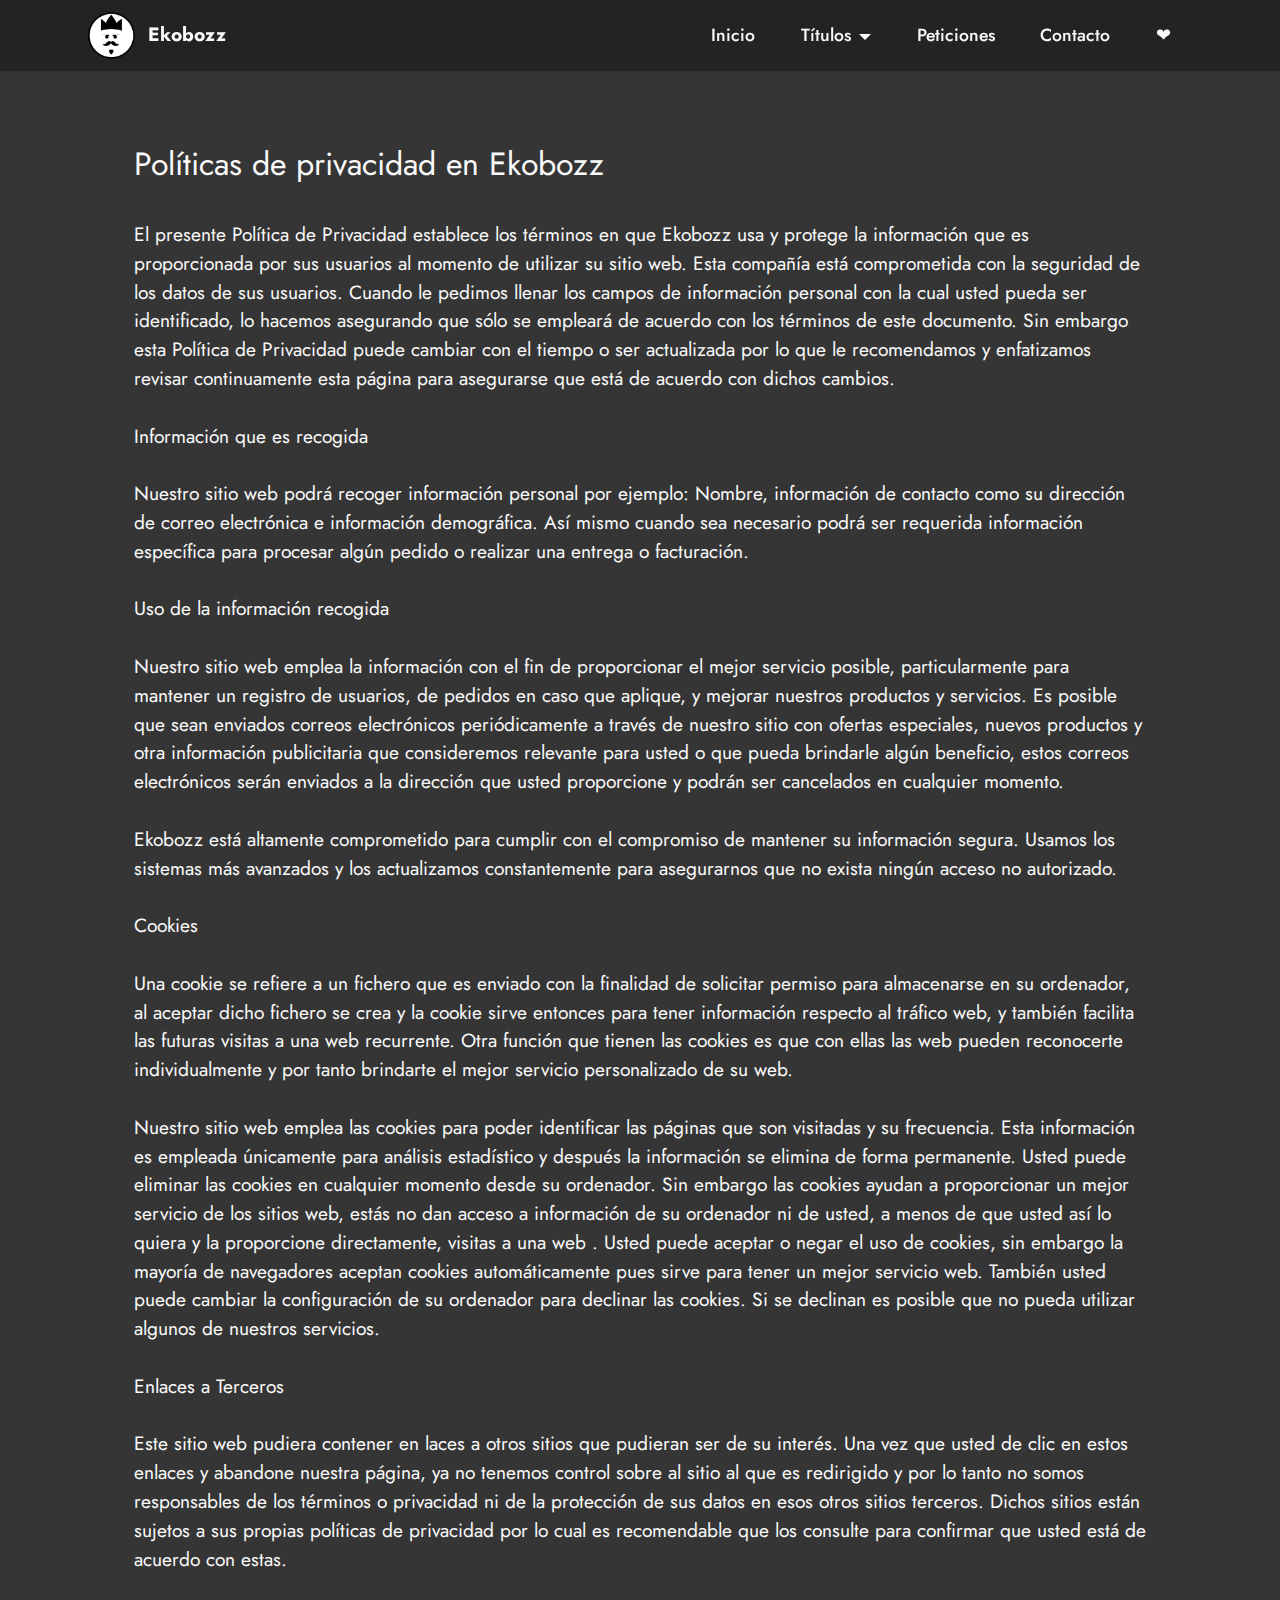
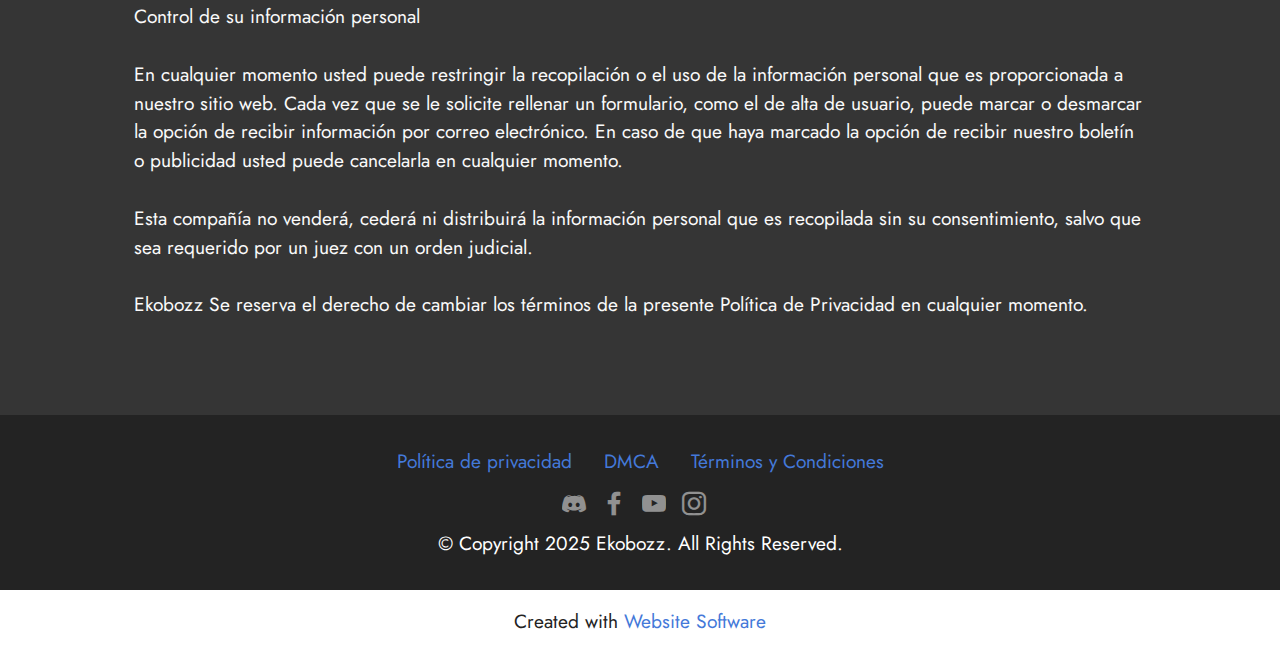
<file: page1.html>
<!DOCTYPE html>
<html  >
<head>
  <!-- Site made with Mobirise Website Builder v5.6.11, https://mobirise.com -->
  <meta charset="UTF-8">
  <meta http-equiv="X-UA-Compatible" content="IE=edge">
  <meta name="generator" content="Mobirise v5.6.11, mobirise.com">
  <meta name="twitter:card" content="summary_large_image"/>
  <meta name="twitter:image:src" content="">
  <meta property="og:image" content="">
  <meta name="twitter:title" content="PoliticasDePrivacidad">
  <meta name="viewport" content="width=device-width, initial-scale=1, minimum-scale=1">
  <link rel="shortcut icon" href="assets/images/logo.png" type="image/x-icon">
  <meta name="description" content="">
  
  
  <title>PoliticasDePrivacidad</title>
  <link rel="stylesheet" href="assets/web/assets/mobirise-icons2/mobirise2.css">
  <link rel="stylesheet" href="assets/bootstrap/css/bootstrap.min.css">
  <link rel="stylesheet" href="assets/bootstrap/css/bootstrap-grid.min.css">
  <link rel="stylesheet" href="assets/bootstrap/css/bootstrap-reboot.min.css">
  <link rel="stylesheet" href="assets/dropdown/css/style.css">
  <link rel="stylesheet" href="assets/socicon/css/styles.css">
  <link rel="stylesheet" href="assets/theme/css/style.css">
  <link rel="preload" href="https://fonts.googleapis.com/css?family=Jost:100,200,300,400,500,600,700,800,900,100i,200i,300i,400i,500i,600i,700i,800i,900i&display=swap" as="style" onload="this.onload=null;this.rel='stylesheet'">
  <noscript><link rel="stylesheet" href="https://fonts.googleapis.com/css?family=Jost:100,200,300,400,500,600,700,800,900,100i,200i,300i,400i,500i,600i,700i,800i,900i&display=swap"></noscript>
  <link rel="preload" as="style" href="assets/mobirise/css/mbr-additional.css"><link rel="stylesheet" href="assets/mobirise/css/mbr-additional.css" type="text/css">
  
  
  
  
</head>
<body>
  
  <section data-bs-version="5.1" class="menu menu2 cid-tbWUtJ8Cew" once="menu" id="menu2-17">
    
    <nav class="navbar navbar-dropdown navbar-fixed-top navbar-expand-lg">
        <div class="container">
            <div class="navbar-brand">
                <span class="navbar-logo">
                    
                        <a href="https://www.youtube.com/channel/UCyO3H9w9QXUjl1ZYpX5EP-Q?sub_confirmation=1" target="_blank"><img src="assets/images/logo.png" alt="Logo" style="height: 3rem;"></a>
                    
                </span>
                <span class="navbar-caption-wrap"><a class="navbar-caption text-white text-primary display-7" href="https://www.youtube.com/channel/UCyO3H9w9QXUjl1ZYpX5EP-Q?sub_confirmation=1" target="_blank">Ekobozz</a></span>
            </div>
            <button class="navbar-toggler" type="button" data-toggle="collapse" data-bs-toggle="collapse" data-target="#navbarSupportedContent" data-bs-target="#navbarSupportedContent" aria-controls="navbarNavAltMarkup" aria-expanded="false" aria-label="Toggle navigation">
                <div class="hamburger">
                    <span></span>
                    <span></span>
                    <span></span>
                    <span></span>
                </div>
            </button>
            <div class="collapse navbar-collapse" id="navbarSupportedContent">
                <ul class="navbar-nav nav-dropdown nav-right" data-app-modern-menu="true"><li class="nav-item"><a class="nav-link link text-white display-4" href="index.html#header3-1">Inicio</a></li>
                    <li class="nav-item dropdown"><a class="nav-link link dropdown-toggle text-white display-4" href="https://mobiri.se" data-toggle="dropdown-submenu" data-bs-toggle="dropdown" data-bs-auto-close="outside" aria-expanded="false">Títulos</a><div class="dropdown-menu" aria-labelledby="dropdown-377"><a class="dropdown-item text-white display-4" href="page7.html#gallery3-1g">Android</a><a class="show dropdown-item text-white display-4" href="page8.html#gallery3-1i">PC</a><a class="show dropdown-item text-white display-4" href="page9.html#gallery3-1j">Software</a></div></li>
                    <li class="nav-item"><a class="nav-link link text-white display-4" href="page4.html#form5-19">Peticiones</a></li><li class="nav-item"><a class="nav-link link text-white display-4" href="page5.html#form5-1d">Contacto</a>
                    </li><li class="nav-item"><a class="nav-link link text-white text-primary display-4" href="https://www.youtube.com/channel/UCyO3H9w9QXUjl1ZYpX5EP-Q?sub_confirmation=1" target="_blank">❤</a></li></ul>
                
                
            </div>
        </div>
    </nav>
</section>

<section data-bs-version="5.1" class="content5 cid-tbRPPScjp6" id="content5-u">
    
    <div class="container">
        <div class="row justify-content-center">
            <div class="col-md-12 col-lg-11">
                
                <h4 class="mbr-section-subtitle mbr-fonts-style mb-4 display-5">Políticas de privacidad en Ekobozz</h4>
                <p class="mbr-text mbr-fonts-style display-7">El presente Política de Privacidad establece los términos en que Ekobozz usa y protege la información que es proporcionada por sus usuarios al momento de utilizar su sitio web. Esta compañía está comprometida con la seguridad de los datos de sus usuarios. Cuando le pedimos llenar los campos de información personal con la cual usted pueda ser identificado, lo hacemos asegurando que sólo se empleará de acuerdo con los términos de este documento. Sin embargo esta Política de Privacidad puede cambiar con el tiempo o ser actualizada por lo que le recomendamos y enfatizamos revisar continuamente esta página para asegurarse que está de acuerdo con dichos cambios.
<br>
<br>Información que es recogida
<br>
<br>Nuestro sitio web podrá recoger información personal por ejemplo: Nombre,  información de contacto como  su dirección de correo electrónica e información demográfica. Así mismo cuando sea necesario podrá ser requerida información específica para procesar algún pedido o realizar una entrega o facturación.
<br>
<br>Uso de la información recogida
<br>
<br>Nuestro sitio web emplea la información con el fin de proporcionar el mejor servicio posible, particularmente para mantener un registro de usuarios, de pedidos en caso que aplique, y mejorar nuestros productos y servicios.  Es posible que sean enviados correos electrónicos periódicamente a través de nuestro sitio con ofertas especiales, nuevos productos y otra información publicitaria que consideremos relevante para usted o que pueda brindarle algún beneficio, estos correos electrónicos serán enviados a la dirección que usted proporcione y podrán ser cancelados en cualquier momento.
<br>
<br>Ekobozz está altamente comprometido para cumplir con el compromiso de mantener su información segura. Usamos los sistemas más avanzados y los actualizamos constantemente para asegurarnos que no exista ningún acceso no autorizado.
<br>
<br>Cookies
<br>
<br>Una cookie se refiere a un fichero que es enviado con la finalidad de solicitar permiso para almacenarse en su ordenador, al aceptar dicho fichero se crea y la cookie sirve entonces para tener información respecto al tráfico web, y también facilita las futuras visitas a una web recurrente. Otra función que tienen las cookies es que con ellas las web pueden reconocerte individualmente y por tanto brindarte el mejor servicio personalizado de su web.
<br>
<br>Nuestro sitio web emplea las cookies para poder identificar las páginas que son visitadas y su frecuencia. Esta información es empleada únicamente para análisis estadístico y después la información se elimina de forma permanente. Usted puede eliminar las cookies en cualquier momento desde su ordenador. Sin embargo las cookies ayudan a proporcionar un mejor servicio de los sitios web, estás no dan acceso a información de su ordenador ni de usted, a menos de que usted así lo quiera y la proporcione directamente, visitas a una web . Usted puede aceptar o negar el uso de cookies, sin embargo la mayoría de navegadores aceptan cookies automáticamente pues sirve para tener un mejor servicio web. También usted puede cambiar la configuración de su ordenador para declinar las cookies. Si se declinan es posible que no pueda utilizar algunos de nuestros servicios.
<br>
<br>Enlaces a Terceros
<br>
<br>Este sitio web pudiera contener en laces a otros sitios que pudieran ser de su interés. Una vez que usted de clic en estos enlaces y abandone nuestra página, ya no tenemos control sobre al sitio al que es redirigido y por lo tanto no somos responsables de los términos o privacidad ni de la protección de sus datos en esos otros sitios terceros. Dichos sitios están sujetos a sus propias políticas de privacidad por lo cual es recomendable que los consulte para confirmar que usted está de acuerdo con estas.
<br>
<br>Control de su información personal
<br>
<br>En cualquier momento usted puede restringir la recopilación o el uso de la información personal que es proporcionada a nuestro sitio web.  Cada vez que se le solicite rellenar un formulario, como el de alta de usuario, puede marcar o desmarcar la opción de recibir información por correo electrónico.  En caso de que haya marcado la opción de recibir nuestro boletín o publicidad usted puede cancelarla en cualquier momento.
<br>
<br>Esta compañía no venderá, cederá ni distribuirá la información personal que es recopilada sin su consentimiento, salvo que sea requerido por un juez con un orden judicial.
<br>
<br>Ekobozz Se reserva el derecho de cambiar los términos de la presente Política de Privacidad en cualquier momento.</p>
            </div>
        </div>
    </div>
</section>

<section data-bs-version="5.1" class="footer3 cid-tbWUyhyMiZ" once="footers" id="footer3-18">

    

    

    <div class="container">
        <div class="media-container-row align-center mbr-white">
            <div class="row row-links">
                <ul class="foot-menu">
                    
                    
                    
                    
                    
                <li class="foot-menu-item mbr-fonts-style display-7"><a href="page1.html#content5-u" class="text-primary">Política de privacidad</a></li><li class="foot-menu-item mbr-fonts-style display-7">
                        <a class="text-primary" href="page2.html#content5-y">DMCA</a>
                    </li><li class="foot-menu-item mbr-fonts-style display-7"><a href="page3.html#content5-11" class="text-primary">Términos y Condiciones</a></li></ul>
            </div>
            <div class="row social-row">
                <div class="social-list align-right pb-2">
                    
                    
                    
                    
                    
                    
                <div class="soc-item">
                        <a href="index.html#contacts4-f">
                            <span class="mbr-iconfont mbr-iconfont-social socicon-discord socicon"></span>
                        </a>
                    </div><div class="soc-item">
                        <a href="index.html#contacts4-f">
                            <span class="mbr-iconfont mbr-iconfont-social socicon-facebook socicon"></span>
                        </a>
                    </div><div class="soc-item">
                        <a href="https://www.youtube.com/channel/UCyO3H9w9QXUjl1ZYpX5EP-Q?sub_confirmation=1" target="_blank">
                            <span class="mbr-iconfont mbr-iconfont-social socicon-youtube socicon"></span>
                        </a>
                    </div><div class="soc-item">
                        <a href="index.html#contacts4-f">
                            <span class="mbr-iconfont mbr-iconfont-social socicon-instagram socicon"></span>
                        </a>
                    </div></div>
            </div>
            <div class="row row-copirayt">
                <p class="mbr-text mb-0 mbr-fonts-style mbr-white align-center display-7">
                    © Copyright 2025 Ekobozz. All Rights Reserved.
                </p>
            </div>
        </div>
    </div>
</section><section class="display-7" style="padding: 0;align-items: center;justify-content: center;flex-wrap: wrap;    align-content: center;display: flex;position: relative;height: 4rem;"><a href="https://mobiri.se/2694290" style="flex: 1 1;height: 4rem;position: absolute;width: 100%;z-index: 1;"><img alt="" style="height: 4rem;" src="[data-uri]"></a><p style="margin: 0;text-align: center;" class="display-7">Created with &#8204;</p><a style="z-index:1" href="https://mobirise.com"> Website  Software</a></section><script src="assets/bootstrap/js/bootstrap.bundle.min.js"></script>  <script src="assets/smoothscroll/smooth-scroll.js"></script>  <script src="assets/ytplayer/index.js"></script>  <script src="assets/dropdown/js/navbar-dropdown.js"></script>  <script src="assets/theme/js/script.js"></script>  
  
  
</body>
</html>
</file>
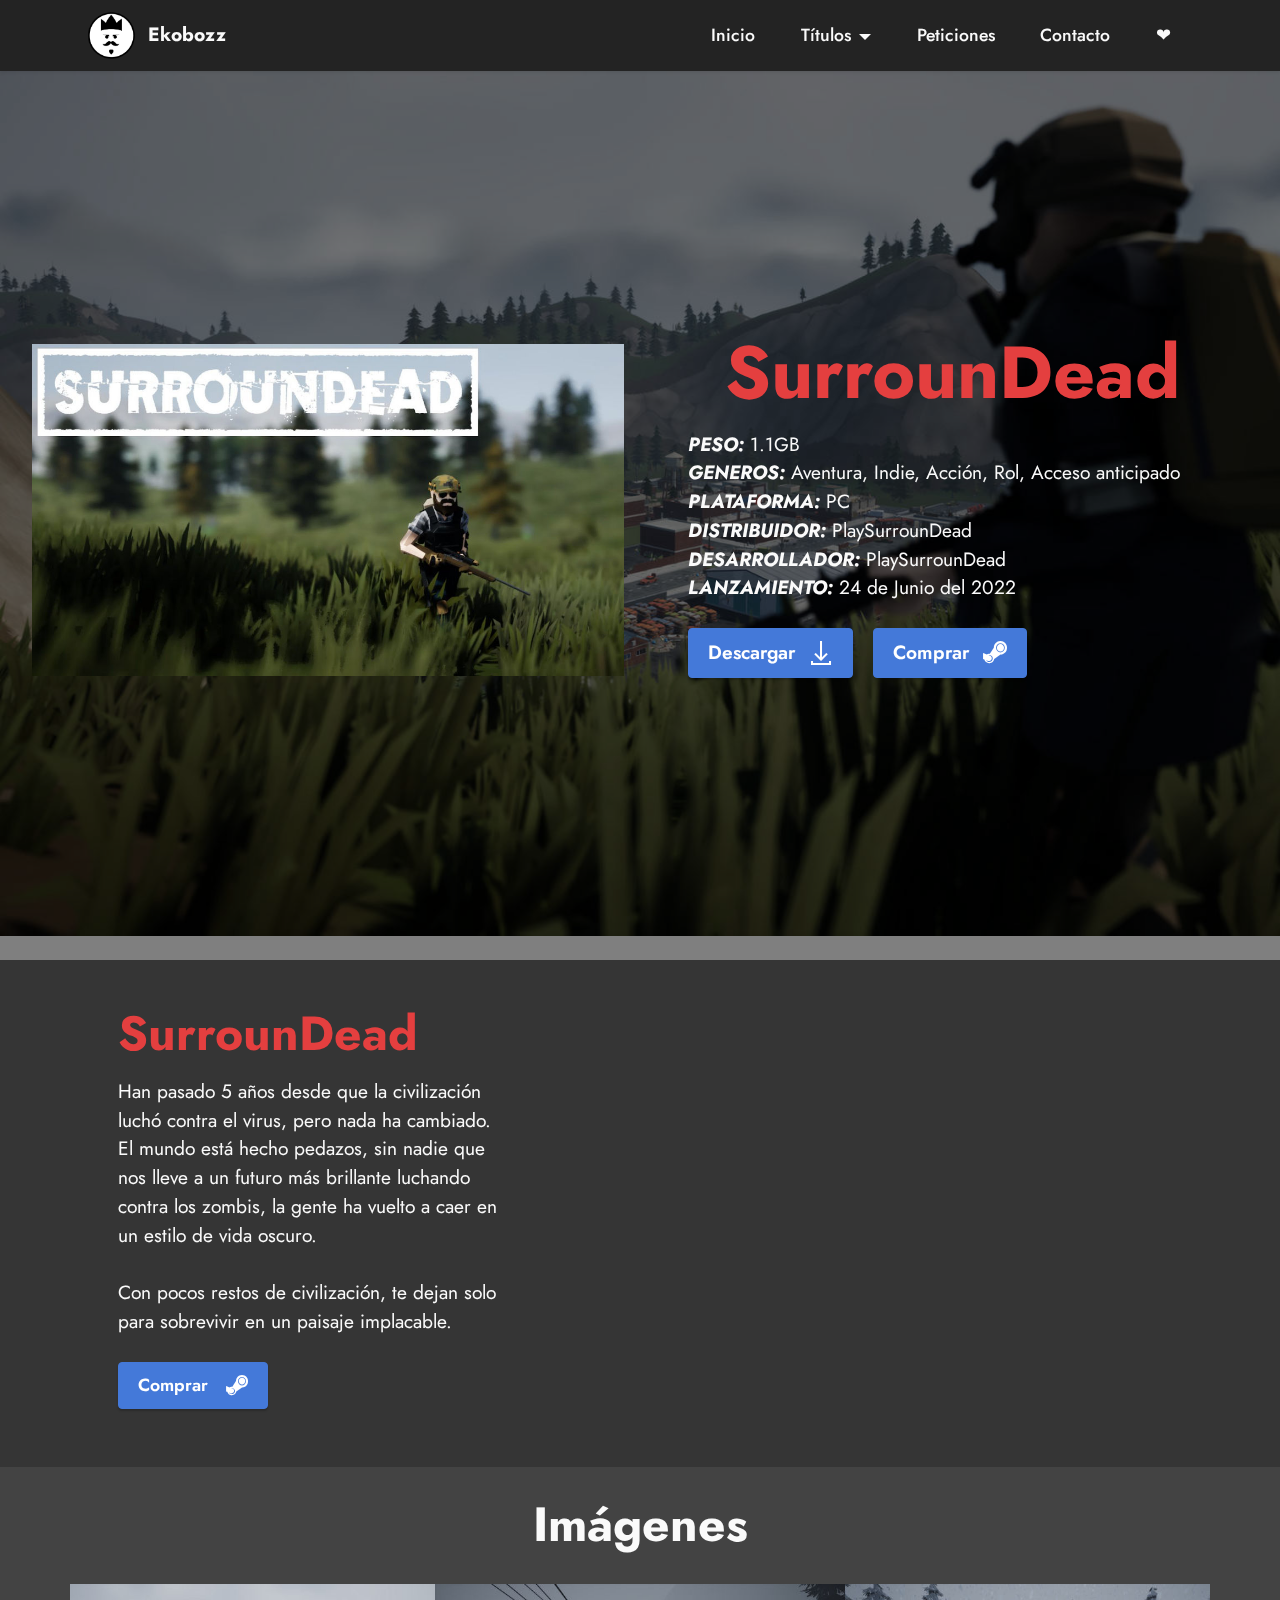
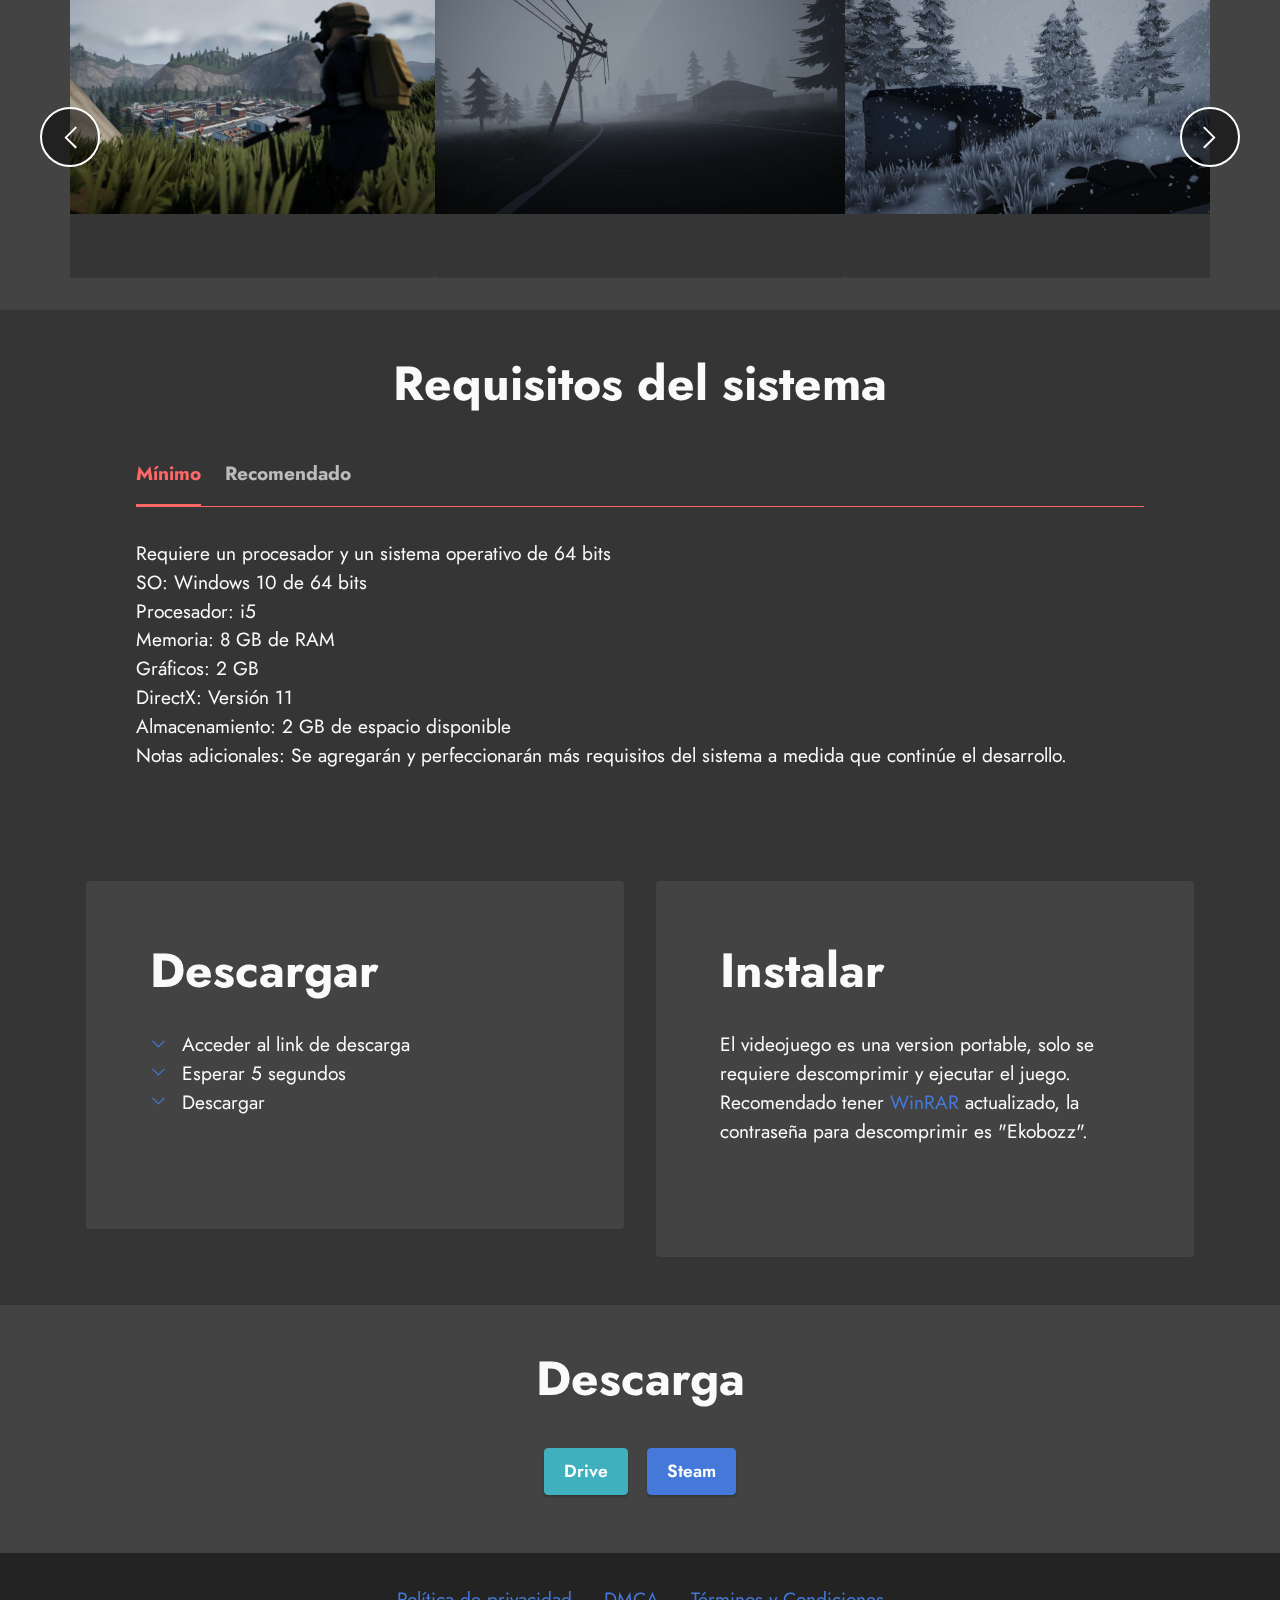
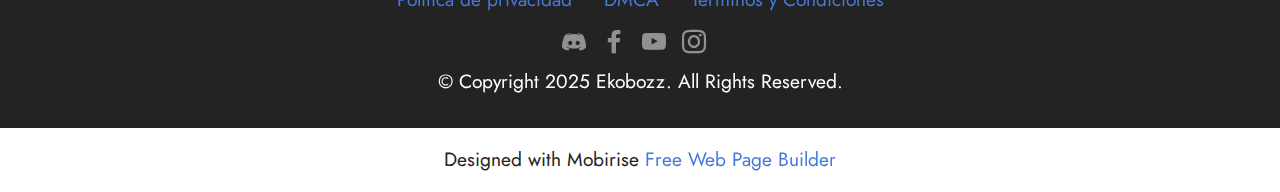
<file: page11.html>
<!DOCTYPE html>
<html  >
<head>
  <!-- Site made with Mobirise Website Builder v5.6.11, https://mobirise.com -->
  <meta charset="UTF-8">
  <meta http-equiv="X-UA-Compatible" content="IE=edge">
  <meta name="generator" content="Mobirise v5.6.11, mobirise.com">
  <meta name="twitter:card" content="summary_large_image"/>
  <meta name="twitter:image:src" content="">
  <meta property="og:image" content="">
  <meta name="twitter:title" content="SurrounDead">
  <meta name="viewport" content="width=device-width, initial-scale=1, minimum-scale=1">
  <link rel="shortcut icon" href="assets/images/logo.png" type="image/x-icon">
  <meta name="description" content="">
  
  
  <title>SurrounDead</title>
  <link rel="stylesheet" href="assets/web/assets/mobirise-icons2/mobirise2.css">
  <link rel="stylesheet" href="assets/bootstrap/css/bootstrap.min.css">
  <link rel="stylesheet" href="assets/bootstrap/css/bootstrap-grid.min.css">
  <link rel="stylesheet" href="assets/bootstrap/css/bootstrap-reboot.min.css">
  <link rel="stylesheet" href="assets/parallax/jarallax.css">
  <link rel="stylesheet" href="assets/dropdown/css/style.css">
  <link rel="stylesheet" href="assets/socicon/css/styles.css">
  <link rel="stylesheet" href="assets/theme/css/style.css">
  <link rel="preload" href="https://fonts.googleapis.com/css?family=Jost:100,200,300,400,500,600,700,800,900,100i,200i,300i,400i,500i,600i,700i,800i,900i&display=swap" as="style" onload="this.onload=null;this.rel='stylesheet'">
  <noscript><link rel="stylesheet" href="https://fonts.googleapis.com/css?family=Jost:100,200,300,400,500,600,700,800,900,100i,200i,300i,400i,500i,600i,700i,800i,900i&display=swap"></noscript>
  <link rel="preload" as="style" href="assets/mobirise/css/mbr-additional.css"><link rel="stylesheet" href="assets/mobirise/css/mbr-additional.css" type="text/css">
  
  
  
  
</head>
<body>
  
  <section data-bs-version="5.1" class="menu menu2 cid-tbXWiCCeyS" once="menu" id="menu2-1q">
    
    <nav class="navbar navbar-dropdown navbar-fixed-top navbar-expand-lg">
        <div class="container">
            <div class="navbar-brand">
                <span class="navbar-logo">
                    
                        <a href="https://www.youtube.com/channel/UCyO3H9w9QXUjl1ZYpX5EP-Q?sub_confirmation=1" target="_blank"><img src="assets/images/logo.png" alt="Logo" style="height: 3rem;"></a>
                    
                </span>
                <span class="navbar-caption-wrap"><a class="navbar-caption text-white text-primary display-7" href="https://www.youtube.com/channel/UCyO3H9w9QXUjl1ZYpX5EP-Q?sub_confirmation=1" target="_blank">Ekobozz</a></span>
            </div>
            <button class="navbar-toggler" type="button" data-toggle="collapse" data-bs-toggle="collapse" data-target="#navbarSupportedContent" data-bs-target="#navbarSupportedContent" aria-controls="navbarNavAltMarkup" aria-expanded="false" aria-label="Toggle navigation">
                <div class="hamburger">
                    <span></span>
                    <span></span>
                    <span></span>
                    <span></span>
                </div>
            </button>
            <div class="collapse navbar-collapse" id="navbarSupportedContent">
                <ul class="navbar-nav nav-dropdown nav-right" data-app-modern-menu="true"><li class="nav-item"><a class="nav-link link text-white display-4" href="index.html#header3-1">Inicio</a></li>
                    <li class="nav-item dropdown"><a class="nav-link link dropdown-toggle text-white display-4" href="https://mobiri.se" data-toggle="dropdown-submenu" data-bs-toggle="dropdown" data-bs-auto-close="outside" aria-expanded="false">Títulos</a><div class="dropdown-menu" aria-labelledby="dropdown-377"><a class="dropdown-item text-white display-4" href="page7.html#gallery3-1g">Android</a><a class="show dropdown-item text-white display-4" href="page8.html#gallery3-1i">PC</a><a class="show dropdown-item text-white display-4" href="page9.html#gallery3-1j">Software</a></div></li>
                    <li class="nav-item"><a class="nav-link link text-white display-4" href="page4.html#form5-19">Peticiones</a></li><li class="nav-item"><a class="nav-link link text-white display-4" href="page5.html#form5-1d">Contacto</a>
                    </li><li class="nav-item"><a class="nav-link link text-white text-primary display-4" href="https://www.youtube.com/channel/UCyO3H9w9QXUjl1ZYpX5EP-Q?sub_confirmation=1" target="_blank">❤</a></li></ul>
                
                
            </div>
        </div>
    </nav>
</section>

<section data-bs-version="5.1" class="header11 cid-tbZTVWXuHn mbr-fullscreen mbr-parallax-background" id="header11-1v">

    

    
    <div class="mbr-overlay" style="opacity: 0.5; background-color: rgb(0, 0, 0);"></div>

    <div class="container-fluid">
        <div class="row justify-content-center">
            <div class="col-12 col-md-6 image-wrapper">
                <img class="w-100" src="assets/images/surroundead-cover-yyc-1076x605.jpg" alt="SurrounDead Portada">
            </div>
            <div class="col-12 col-md">
                <div class="text-wrapper text-center">
                    <h1 class="mbr-section-title mbr-fonts-style mb-3 display-1">
                        <strong>SurrounDead</strong></h1>
                    <p class="mbr-text mbr-fonts-style display-7"><em><strong>PESO:&nbsp;</strong></em>1.1GB
<br><strong><em>GENEROS:</em></strong> Aventura, Indie, Acción, Rol, Acceso anticipado
<br><strong><em>PLATAFORMA:</em></strong>&nbsp;PC
<br><strong><em>DISTRIBUIDOR:</em></strong> PlaySurrounDead
<br><strong><em>DESARROLLADOR:&nbsp;</em></strong>PlaySurrounDead
<br><strong><em>LANZAMIENTO:</em></strong> 24 de Junio del 2022</p>
                    <div class="mbr-section-btn mt-3"><a class="btn btn-primary display-7" href="https://drive.google.com/file/d/1NydwKz6R4LqQ0gchvTmToOOB_P4O9wAB/view?usp=sharing" target="_blank"><span class="mobi-mbri mobi-mbri-download mbr-iconfont mbr-iconfont-btn"></span>Descargar&nbsp;</a> <a class="btn btn-primary display-7" href="https://store.steampowered.com/app/1645820/SurrounDead/" target="_blank"><span class="socicon socicon-steam mbr-iconfont mbr-iconfont-btn"></span>Comprar&nbsp;</a></div>
                </div>
            </div>
        </div>
    </div>
</section>

<section data-bs-version="5.1" class="header15 cid-tbZU01QYlA" id="header15-1x">
    

    
    

    <div class="container">
        <div class="row justify-content-center">
            <div class="col-12 col-md">
                <div class="text-wrapper">
                    <h2 class="mbr-section-title mb-3 mbr-fonts-style display-2">
                        <strong>SurrounDead</strong>
                    </h2>
                    <p class="mbr-text mb-3 mbr-fonts-style display-7">Han pasado 5 años desde que la civilización luchó contra el virus, pero nada ha cambiado. El mundo está hecho pedazos, sin nadie que nos lleve a un futuro más brillante luchando contra los zombis, la gente ha vuelto a caer en un estilo de vida oscuro.
<br>
<br>Con pocos restos de civilización, te dejan solo para sobrevivir en un paisaje implacable.</p>
                    <div class="mbr-section-btn"><a class="btn btn-primary display-4" href="https://store.steampowered.com/app/1645820/SurrounDead/" target="_blank"><span class="socicon socicon-steam mbr-iconfont mbr-iconfont-btn"></span>Comprar&nbsp;&nbsp;</a></div>
                </div>
            </div>
            <div class="mbr-figure col-12 col-md-7"><iframe class="mbr-embedded-video" src="https://cdn.akamai.steamstatic.com/steam/apps/256853124/movie480_vp9.webm?t=1632650790&amp;loop=0&amp;autoplay=0" width="1280" height="720" frameborder="0" allowfullscreen></iframe></div>
        </div>
    </div>
</section>

<section data-bs-version="5.1" class="slider3 mbr-embla cid-tccOmzjivx" id="slider3-24">
    

    
    
    <div class="position-relative text-center">
        <div class="col-12">
            <h3 class="mbr-section-title mbr-fonts-style align-center mb-4 display-2"><strong>Imágenes</strong><br></h3>
            
        </div>
        <div class="embla" data-skip-snaps="true" data-align="center" data-contain-scroll="trimSnaps" data-loop="true" data-auto-play="true" data-auto-play-interval="4" data-draggable="true">
            <div class="embla__viewport container">
                <div class="embla__container">
                    
                    
                    
                    <div class="embla__slide slider-image item active" style="margin-left: 0rem; margin-right: 0rem;">
                        <div class="card-wrap">
                            <div class="item-wrapper position-relative">
                                <div class="image-wrap">
                                    <img src="assets/images/12-600x338.jpg" alt="Mobirise Website Builder" data-slide-to="1" data-bs-slide-to="1">
                                </div>
                            </div>
                            <div class="content-wrap">
                                
                                
                                
                                
                                
                            </div>
                        </div>
                    </div><div class="embla__slide slider-image item active" style="margin-left: 0rem; margin-right: 0rem;">
                        <div class="card-wrap">
                            <div class="item-wrapper position-relative">
                                <div class="image-wrap">
                                    <img src="assets/images/11-600x338.jpg" alt="Mobirise Website Builder" data-slide-to="2" data-bs-slide-to="2">
                                </div>
                            </div>
                            <div class="content-wrap">
                                
                                
                                
                                
                                
                            </div>
                        </div>
                    </div><div class="embla__slide slider-image item active" style="margin-left: 0rem; margin-right: 0rem;">
                        <div class="card-wrap">
                            <div class="item-wrapper position-relative">
                                <div class="image-wrap">
                                    <img src="assets/images/10-600x338.jpg" alt="Mobirise Website Builder" data-slide-to="3" data-bs-slide-to="3">
                                </div>
                            </div>
                            <div class="content-wrap">
                                
                                
                                
                                
                                
                            </div>
                        </div>
                    </div><div class="embla__slide slider-image item active" style="margin-left: 0rem; margin-right: 0rem;">
                        <div class="card-wrap">
                            <div class="item-wrapper position-relative">
                                <div class="image-wrap">
                                    <img src="assets/images/9-600x338.jpg" alt="Mobirise Website Builder" data-slide-to="4" data-bs-slide-to="4">
                                </div>
                            </div>
                            <div class="content-wrap">
                                
                                
                                
                                
                                
                            </div>
                        </div>
                    </div><div class="embla__slide slider-image item active" style="margin-left: 0rem; margin-right: 0rem;">
                        <div class="card-wrap">
                            <div class="item-wrapper position-relative">
                                <div class="image-wrap">
                                    <img src="assets/images/8-600x338.jpg" alt="Mobirise Website Builder" data-slide-to="5" data-bs-slide-to="5">
                                </div>
                            </div>
                            <div class="content-wrap">
                                
                                
                                
                                
                                
                            </div>
                        </div>
                    </div><div class="embla__slide slider-image item active" style="margin-left: 0rem; margin-right: 0rem;">
                        <div class="card-wrap">
                            <div class="item-wrapper position-relative">
                                <div class="image-wrap">
                                    <img src="assets/images/7-600x338.jpg" alt="Mobirise Website Builder" data-slide-to="6" data-bs-slide-to="6">
                                </div>
                            </div>
                            <div class="content-wrap">
                                
                                
                                
                                
                                
                            </div>
                        </div>
                    </div><div class="embla__slide slider-image item active" style="margin-left: 0rem; margin-right: 0rem;">
                        <div class="card-wrap">
                            <div class="item-wrapper position-relative">
                                <div class="image-wrap">
                                    <img src="assets/images/6-600x338.jpg" alt="Mobirise Website Builder" data-slide-to="7" data-bs-slide-to="7">
                                </div>
                            </div>
                            <div class="content-wrap">
                                
                                
                                
                                
                                
                            </div>
                        </div>
                    </div><div class="embla__slide slider-image item active" style="margin-left: 0rem; margin-right: 0rem;">
                        <div class="card-wrap">
                            <div class="item-wrapper position-relative">
                                <div class="image-wrap">
                                    <img src="assets/images/5-600x338.jpg" alt="Mobirise Website Builder" data-slide-to="8" data-bs-slide-to="8">
                                </div>
                            </div>
                            <div class="content-wrap">
                                
                                
                                
                                
                                
                            </div>
                        </div>
                    </div><div class="embla__slide slider-image item active" style="margin-left: 0rem; margin-right: 0rem;">
                        <div class="card-wrap">
                            <div class="item-wrapper position-relative">
                                <div class="image-wrap">
                                    <img src="assets/images/4-600x338.jpg" alt="Mobirise Website Builder" data-slide-to="9" data-bs-slide-to="9">
                                </div>
                            </div>
                            <div class="content-wrap">
                                
                                
                                
                                
                                
                            </div>
                        </div>
                    </div><div class="embla__slide slider-image item active" style="margin-left: 0rem; margin-right: 0rem;">
                        <div class="card-wrap">
                            <div class="item-wrapper position-relative">
                                <div class="image-wrap">
                                    <img src="assets/images/3-600x338.jpg" alt="Mobirise Website Builder" data-slide-to="10" data-bs-slide-to="10">
                                </div>
                            </div>
                            <div class="content-wrap">
                                
                                
                                
                                
                                
                            </div>
                        </div>
                    </div><div class="embla__slide slider-image item active" style="margin-left: 0rem; margin-right: 0rem;">
                        <div class="card-wrap">
                            <div class="item-wrapper position-relative">
                                <div class="image-wrap">
                                    <img src="assets/images/2-600x338.jpg" alt="Mobirise Website Builder" data-slide-to="11" data-bs-slide-to="11">
                                </div>
                            </div>
                            <div class="content-wrap">
                                
                                
                                
                                
                                
                            </div>
                        </div>
                    </div><div class="embla__slide slider-image item active" style="margin-left: 0rem; margin-right: 0rem;">
                        <div class="card-wrap">
                            <div class="item-wrapper position-relative">
                                <div class="image-wrap">
                                    <img src="assets/images/1-600x338.jpg" alt="Mobirise Website Builder" data-slide-to="12" data-bs-slide-to="12">
                                </div>
                            </div>
                            <div class="content-wrap">
                                
                                
                                
                                
                                
                            </div>
                        </div>
                    </div>
                </div>
            </div>
            <button class="embla__button embla__button--prev">
                <span class="mobi-mbri mobi-mbri-arrow-prev mbr-iconfont" aria-hidden="true"></span>
                <span class="sr-only visually-hidden visually-hidden">Previous</span>
            </button>
            <button class="embla__button embla__button--next">
                <span class="mobi-mbri mobi-mbri-arrow-next mbr-iconfont" aria-hidden="true"></span>
                <span class="sr-only visually-hidden visually-hidden">Next</span>
            </button>
        </div>
    </div>
</section>

<section data-bs-version="5.1" class="tabs content18 cid-tccMoCI5CG" id="tabs1-22">

    

    
    
    <div class="container-fluid">
        <div class="row justify-content-center">
            <div class="col-12 col-md-10">
                <h3 class="mbr-section-title mb-0 mbr-fonts-style display-2"><strong>Requisitos del sistema</strong><br></h3>
                
            </div>
        </div>
        <div class="row justify-content-center mt-4">
            <div class="col-12 col-md-10">
                <ul class="nav nav-tabs mb-4" role="tablist">
                    <li class="nav-item first mbr-fonts-style"><a class="nav-link mbr-fonts-style show active display-7" role="tab" data-toggle="tab" data-bs-toggle="tab" href="#tabs1-22_tab0" aria-selected="true"><strong>Mínimo</strong><br></a></li>
                    <li class="nav-item"><a class="nav-link mbr-fonts-style display-7" role="tab" data-toggle="tab" data-bs-toggle="tab" href="#tabs1-22_tab1" aria-selected="false"><strong>Recomendado</strong></a></li>
                    
                    
                    
                    
                </ul>
                <div class="tab-content">
                    <div id="tab1" class="tab-pane in active" role="tabpanel">
                        <div class="row">
                            <div class="col-md-12">
                                <p class="mbr-text mbr-fonts-style display-7">Requiere un procesador y un sistema operativo de 64 bits
<br>SO: Windows 10 de 64 bits
<br>Procesador: i5
<br>Memoria: 8 GB de RAM
<br>Gráficos: 2 GB
<br>DirectX: Versión 11
<br>Almacenamiento: 2 GB de espacio disponible
<br>Notas adicionales: Se agregarán y perfeccionarán más requisitos del sistema a medida que continúe el desarrollo.</p>
                            </div>
                        </div>
                    </div>
                    <div id="tab2" class="tab-pane" role="tabpanel">
                        <div class="row">
                            <div class="col-md-12">
                                <p class="mbr-text mbr-fonts-style display-7">Requiere un procesador y un sistema operativo de 64 bits
<br>SO: Windows 10 de 64 bits
<br>Procesador: i7
<br>Memoria: 8 GB de RAM
<br>Gráficos: 6GB
<br>DirectX: Versión 11
<br>Almacenamiento: 2 GB de espacio disponible
<br>Notas adicionales: Se agregarán y perfeccionarán más requisitos del sistema a medida que continúe el desarrollo.</p>
                            </div>
                        </div>
                    </div>
                    
                    
                    
                    
                </div>
            </div>
        </div>
    </div>
</section>

<section data-bs-version="5.1" class="pricing1 cid-tceOskYYfg" id="pricing1-2p">

    

    
    
    <div class="container">
        <div class="row justify-content-center">
            <div class="card col-12 col-lg-6">
                <div class="card-wrapper">
                    <div class="card-box align-left">
                        <h6 class="card-title mbr-fonts-style mb-4 display-2">
                            <strong>Descargar</strong></h6>
                        <ul class="list mbr-fonts-style mb-5 display-7">
                            <li class="item-wrap">Acceder al link de descarga</li><li class="item-wrap">Esperar 5 segundos</li><li class="item-wrap">Descargar&nbsp;</li>
                        </ul>
                    </div>
                    
                </div>
            </div>

            <div class="card col-12 col-lg-6">
                <div class="card-wrapper">
                    <div class="card-box align-left">
                        <h4 class="card-title mb-4 mbr-fonts-style display-2">
                            <strong>Instalar</strong></h4>
                        <p class="mbr-text mbr-fonts-style mb-5 display-7">El videojuego es una version portable, solo se requiere descomprimir y ejecutar el juego. Recomendado tener <a href="https://www.winrar.es/descargas/winrar" class="text-primary" target="_blank">WinRAR</a>&nbsp;actualizado, la contraseña para descomprimir es "Ekobozz".<br></p>
                    </div>
                    
                </div>
            </div>
        </div>
    </div>
</section>

<section data-bs-version="5.1" class="content4 cid-tccRobJ63r" id="content4-28">
    

    
    
    <div class="container">
        <div class="row justify-content-center">
            <div class="title col-md-12 col-lg-8">
                <h3 class="mbr-section-title mbr-fonts-style align-center mb-4 display-2">
                    <strong>Descarga</strong></h3>
                
                <div class="mbr-section-btn align-center"><a class="btn btn-success display-4" href="https://drive.google.com/file/d/1NydwKz6R4LqQ0gchvTmToOOB_P4O9wAB/view?usp=sharing" target="_blank">Drive</a> <a class="btn btn-primary display-4" href="https://store.steampowered.com/app/1645820/SurrounDead/">Steam</a></div>
            </div>
        </div>
    </div>
</section>

<section data-bs-version="5.1" class="footer3 cid-tbXWiCYwJQ" once="footers" id="footer3-1r">

    

    

    <div class="container">
        <div class="media-container-row align-center mbr-white">
            <div class="row row-links">
                <ul class="foot-menu">
                    
                    
                    
                    
                    
                <li class="foot-menu-item mbr-fonts-style display-7"><a href="page1.html#content5-u" class="text-primary">Política de privacidad</a></li><li class="foot-menu-item mbr-fonts-style display-7">
                        <a class="text-primary" href="page2.html#content5-y">DMCA</a>
                    </li><li class="foot-menu-item mbr-fonts-style display-7"><a href="page3.html#content5-11" class="text-primary">Términos y Condiciones</a></li></ul>
            </div>
            <div class="row social-row">
                <div class="social-list align-right pb-2">
                    
                    
                    
                    
                    
                    
                <div class="soc-item">
                        <a href="index.html#contacts4-f">
                            <span class="mbr-iconfont mbr-iconfont-social socicon-discord socicon"></span>
                        </a>
                    </div><div class="soc-item">
                        <a href="index.html#contacts4-f">
                            <span class="mbr-iconfont mbr-iconfont-social socicon-facebook socicon"></span>
                        </a>
                    </div><div class="soc-item">
                        <a href="https://www.youtube.com/channel/UCyO3H9w9QXUjl1ZYpX5EP-Q?sub_confirmation=1" target="_blank">
                            <span class="mbr-iconfont mbr-iconfont-social socicon-youtube socicon"></span>
                        </a>
                    </div><div class="soc-item">
                        <a href="index.html#contacts4-f">
                            <span class="mbr-iconfont mbr-iconfont-social socicon-instagram socicon"></span>
                        </a>
                    </div></div>
            </div>
            <div class="row row-copirayt">
                <p class="mbr-text mb-0 mbr-fonts-style mbr-white align-center display-7">
                    © Copyright 2025 Ekobozz. All Rights Reserved.
                </p>
            </div>
        </div>
    </div>
</section><section class="display-7" style="padding: 0;align-items: center;justify-content: center;flex-wrap: wrap;    align-content: center;display: flex;position: relative;height: 4rem;"><a href="https://mobiri.se/2694290" style="flex: 1 1;height: 4rem;position: absolute;width: 100%;z-index: 1;"><img alt="" style="height: 4rem;" src="[data-uri]"></a><p style="margin: 0;text-align: center;" class="display-7">Designed with Mobirise &#8204;</p><a style="z-index:1" href="https://mobirise.com/web-page-maker.html">Free Web Page Builder</a></section><script src="assets/bootstrap/js/bootstrap.bundle.min.js"></script>  <script src="assets/parallax/jarallax.js"></script>  <script src="assets/smoothscroll/smooth-scroll.js"></script>  <script src="assets/ytplayer/index.js"></script>  <script src="assets/dropdown/js/navbar-dropdown.js"></script>  <script src="assets/embla/embla.min.js"></script>  <script src="assets/embla/script.js"></script>  <script src="assets/mbr-tabs/mbr-tabs.js"></script>  <script src="assets/theme/js/script.js"></script>  
  
  
</body>
</html>
</file>
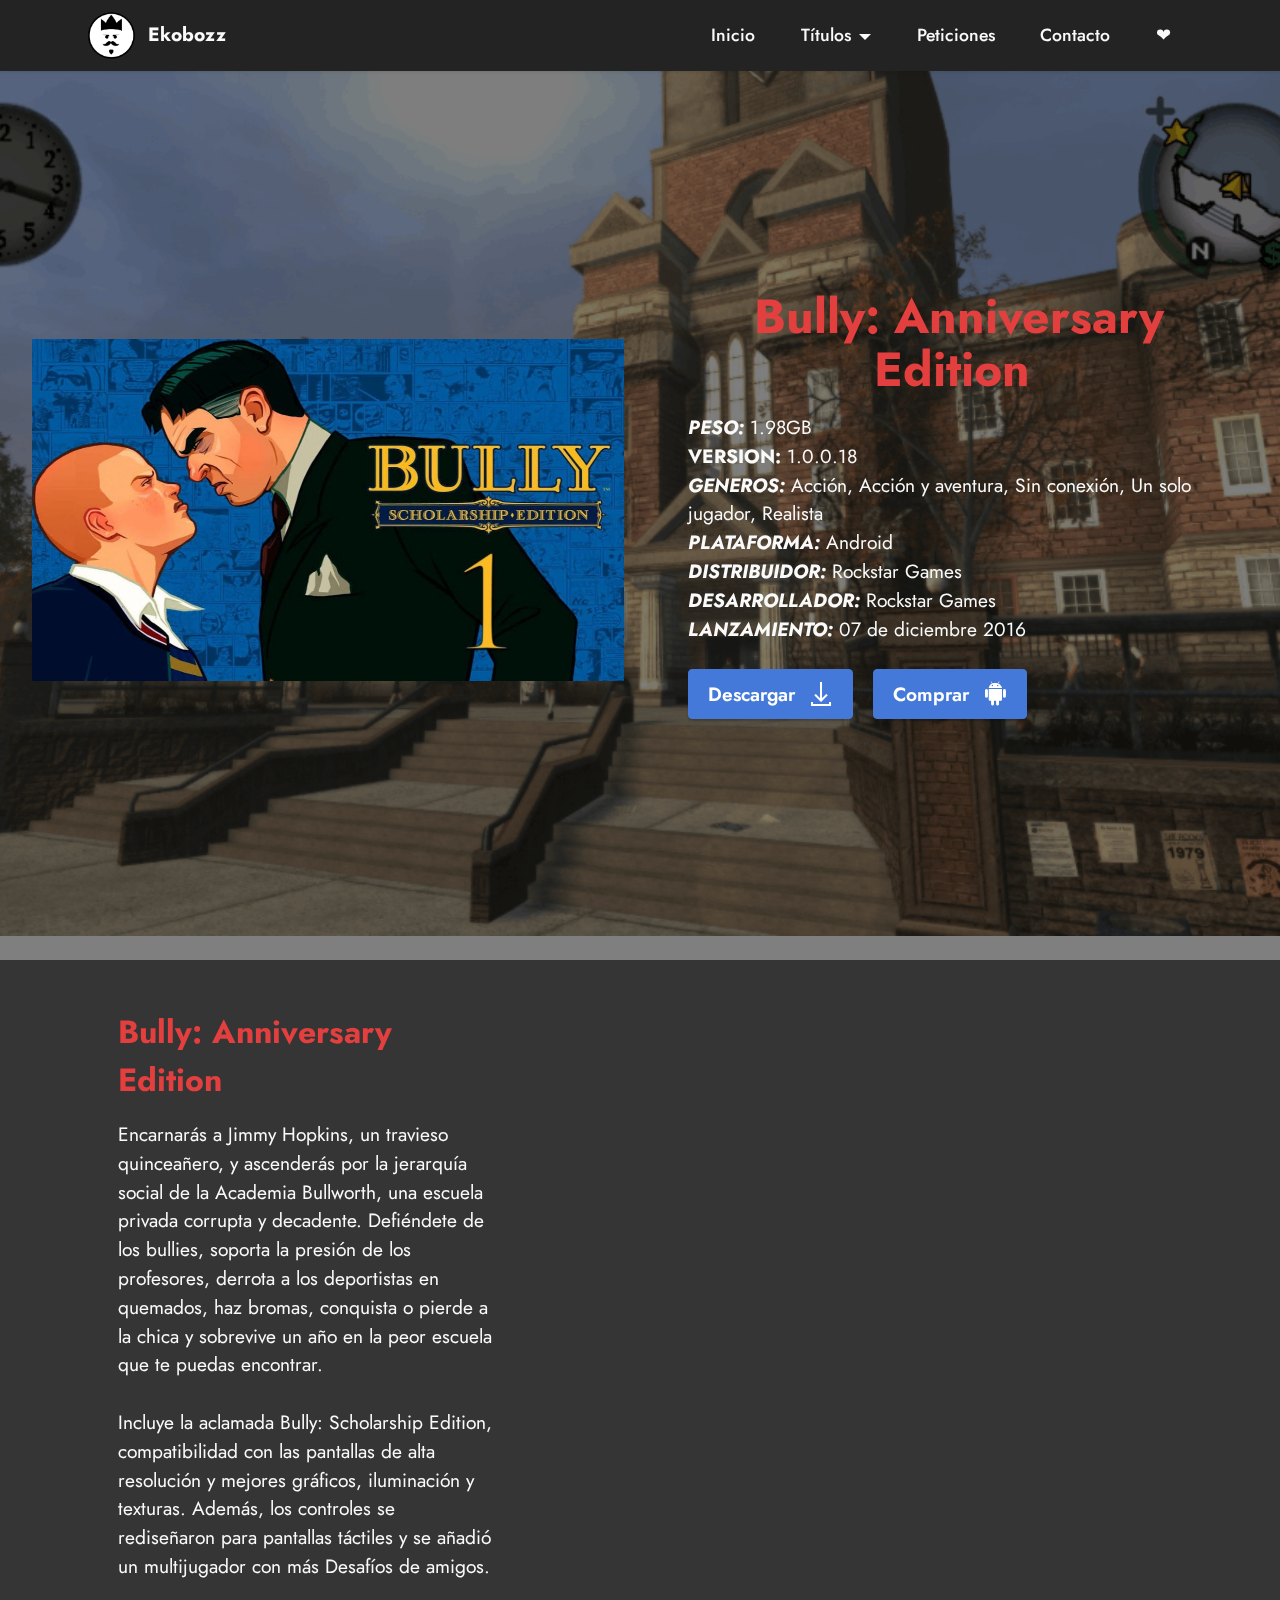
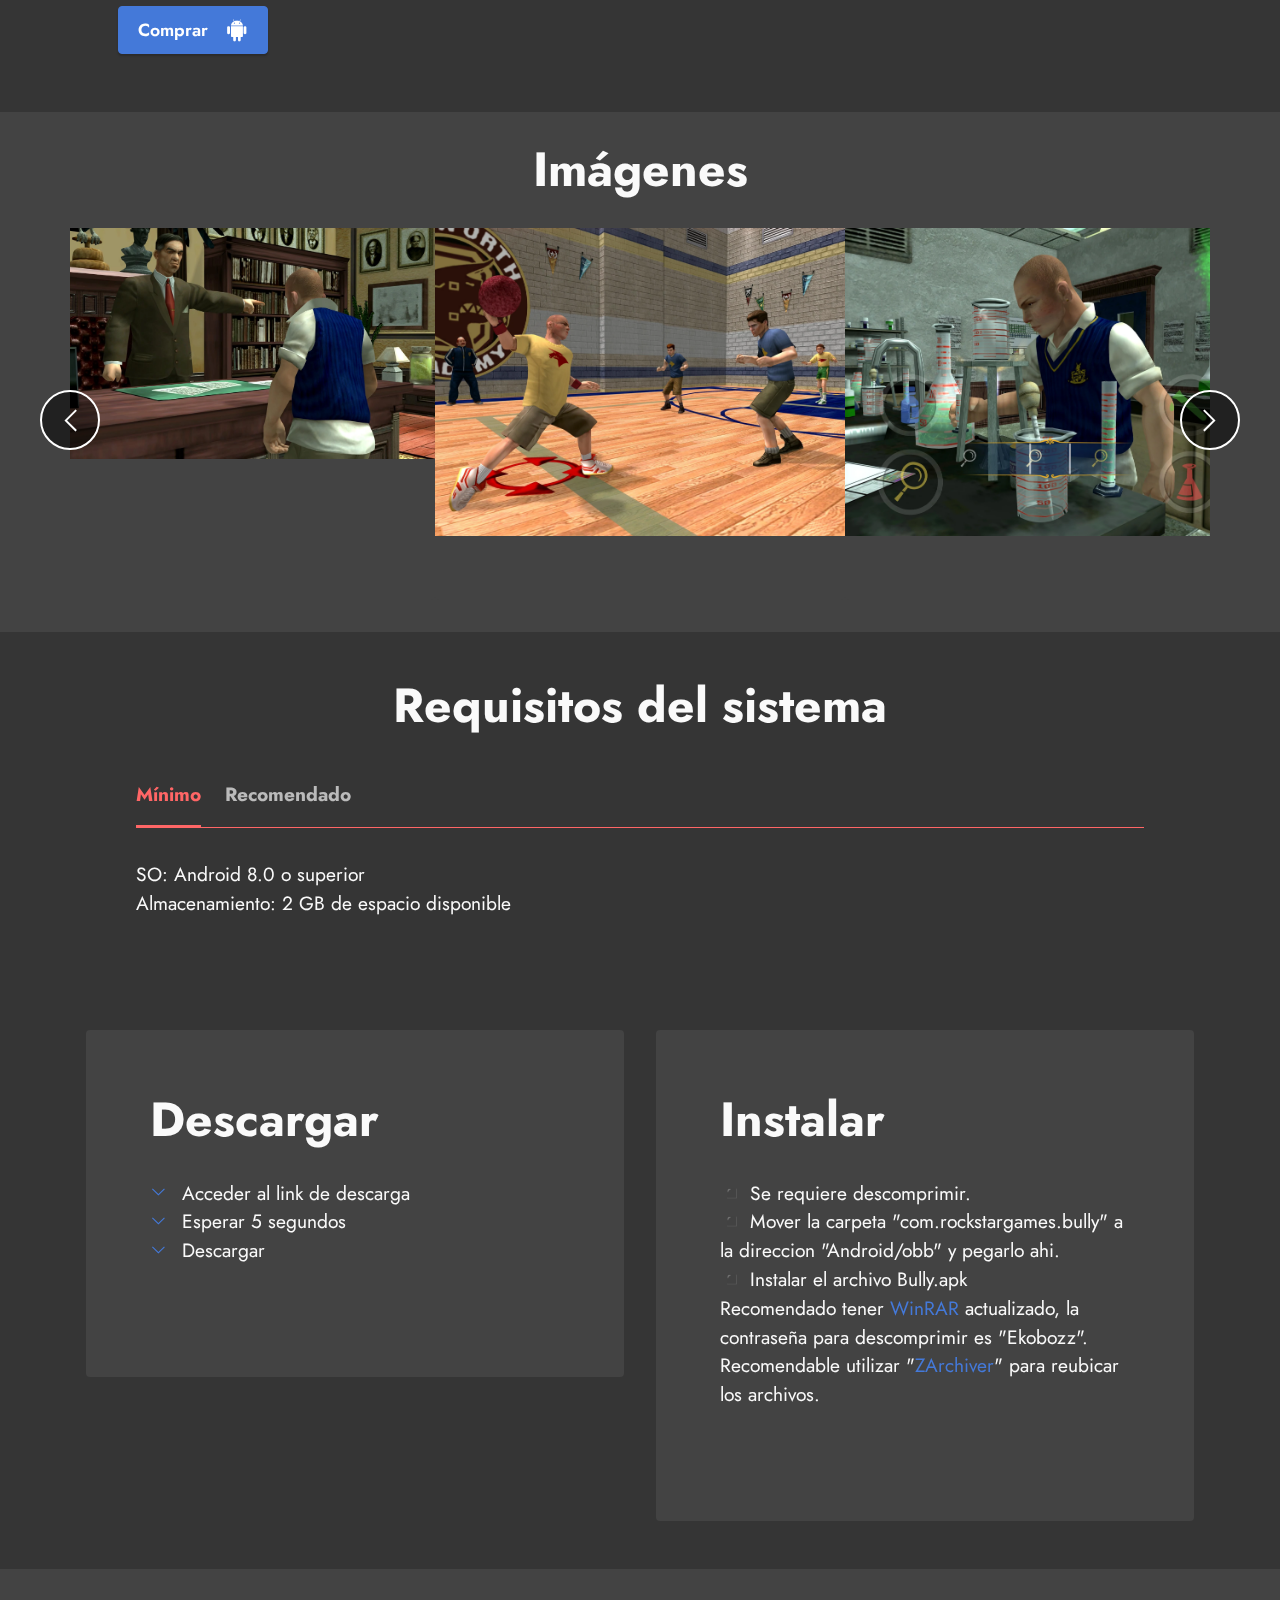
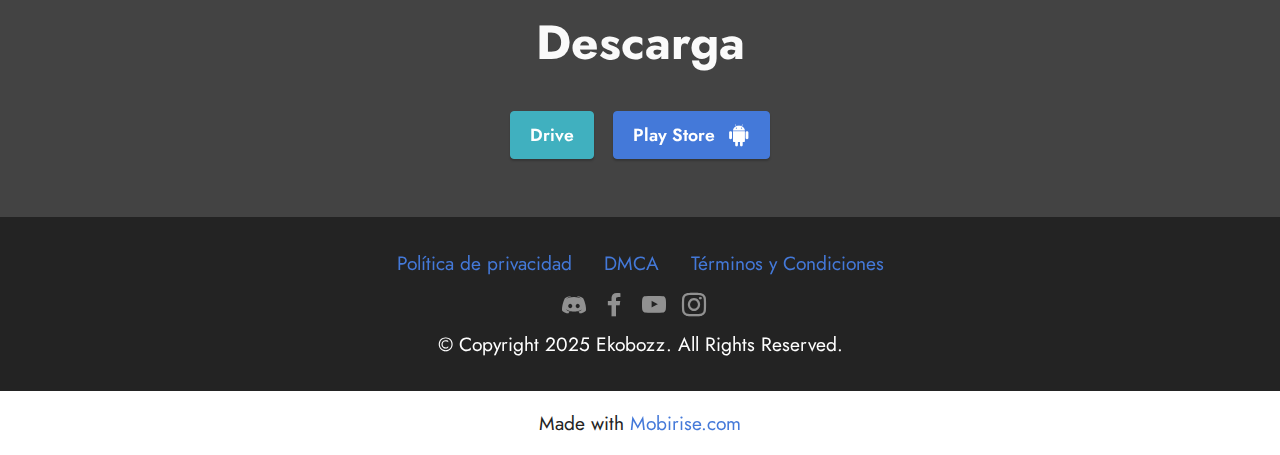
<file: page13.html>
<!DOCTYPE html>
<html  >
<head>
  <!-- Site made with Mobirise Website Builder v5.6.11, https://mobirise.com -->
  <meta charset="UTF-8">
  <meta http-equiv="X-UA-Compatible" content="IE=edge">
  <meta name="generator" content="Mobirise v5.6.11, mobirise.com">
  <meta name="twitter:card" content="summary_large_image"/>
  <meta name="twitter:image:src" content="">
  <meta property="og:image" content="">
  <meta name="twitter:title" content="BullyAndroid">
  <meta name="viewport" content="width=device-width, initial-scale=1, minimum-scale=1">
  <link rel="shortcut icon" href="assets/images/logo.png" type="image/x-icon">
  <meta name="description" content="">
  
  
  <title>BullyAndroid</title>
  <link rel="stylesheet" href="assets/web/assets/mobirise-icons2/mobirise2.css">
  <link rel="stylesheet" href="assets/bootstrap/css/bootstrap.min.css">
  <link rel="stylesheet" href="assets/bootstrap/css/bootstrap-grid.min.css">
  <link rel="stylesheet" href="assets/bootstrap/css/bootstrap-reboot.min.css">
  <link rel="stylesheet" href="assets/parallax/jarallax.css">
  <link rel="stylesheet" href="assets/dropdown/css/style.css">
  <link rel="stylesheet" href="assets/socicon/css/styles.css">
  <link rel="stylesheet" href="assets/theme/css/style.css">
  <link rel="preload" href="https://fonts.googleapis.com/css?family=Jost:100,200,300,400,500,600,700,800,900,100i,200i,300i,400i,500i,600i,700i,800i,900i&display=swap" as="style" onload="this.onload=null;this.rel='stylesheet'">
  <noscript><link rel="stylesheet" href="https://fonts.googleapis.com/css?family=Jost:100,200,300,400,500,600,700,800,900,100i,200i,300i,400i,500i,600i,700i,800i,900i&display=swap"></noscript>
  <link rel="preload" as="style" href="assets/mobirise/css/mbr-additional.css"><link rel="stylesheet" href="assets/mobirise/css/mbr-additional.css" type="text/css">
  
  
  
  
</head>
<body>
  
  <section data-bs-version="5.1" class="menu menu2 cid-tceoJUvLic" once="menu" id="menu2-2i">
    
    <nav class="navbar navbar-dropdown navbar-fixed-top navbar-expand-lg">
        <div class="container">
            <div class="navbar-brand">
                <span class="navbar-logo">
                    
                        <a href="https://www.youtube.com/channel/UCyO3H9w9QXUjl1ZYpX5EP-Q?sub_confirmation=1" target="_blank"><img src="assets/images/logo.png" alt="Logo" style="height: 3rem;"></a>
                    
                </span>
                <span class="navbar-caption-wrap"><a class="navbar-caption text-white text-primary display-7" href="https://www.youtube.com/channel/UCyO3H9w9QXUjl1ZYpX5EP-Q?sub_confirmation=1" target="_blank">Ekobozz</a></span>
            </div>
            <button class="navbar-toggler" type="button" data-toggle="collapse" data-bs-toggle="collapse" data-target="#navbarSupportedContent" data-bs-target="#navbarSupportedContent" aria-controls="navbarNavAltMarkup" aria-expanded="false" aria-label="Toggle navigation">
                <div class="hamburger">
                    <span></span>
                    <span></span>
                    <span></span>
                    <span></span>
                </div>
            </button>
            <div class="collapse navbar-collapse" id="navbarSupportedContent">
                <ul class="navbar-nav nav-dropdown nav-right" data-app-modern-menu="true"><li class="nav-item"><a class="nav-link link text-white display-4" href="index.html#header3-1">Inicio</a></li>
                    <li class="nav-item dropdown"><a class="nav-link link dropdown-toggle text-white display-4" href="https://mobiri.se" data-toggle="dropdown-submenu" data-bs-toggle="dropdown" data-bs-auto-close="outside" aria-expanded="false">Títulos</a><div class="dropdown-menu" aria-labelledby="dropdown-377"><a class="dropdown-item text-white display-4" href="page7.html#gallery3-1g">Android</a><a class="show dropdown-item text-white display-4" href="page8.html#gallery3-1i">PC</a><a class="show dropdown-item text-white display-4" href="page9.html#gallery3-1j">Software</a></div></li>
                    <li class="nav-item"><a class="nav-link link text-white display-4" href="page4.html#form5-19">Peticiones</a></li><li class="nav-item"><a class="nav-link link text-white display-4" href="page5.html#form5-1d">Contacto</a>
                    </li><li class="nav-item"><a class="nav-link link text-white text-primary display-4" href="https://www.youtube.com/channel/UCyO3H9w9QXUjl1ZYpX5EP-Q?sub_confirmation=1" target="_blank">❤</a></li></ul>
                
                
            </div>
        </div>
    </nav>
</section>

<section data-bs-version="5.1" class="header11 cid-tceoJUR8GR mbr-fullscreen mbr-parallax-background" id="header11-2j">

    

    
    <div class="mbr-overlay" style="opacity: 0.5; background-color: rgb(0, 0, 0);"></div>

    <div class="container-fluid">
        <div class="row justify-content-center">
            <div class="col-12 col-md-6 image-wrapper">
                <img class="w-100" src="assets/images/bully-1181x664.jpeg" alt="SurrounDead Portada">
            </div>
            <div class="col-12 col-md">
                <div class="text-wrapper text-center">
                    <h1 class="mbr-section-title mbr-fonts-style mb-3 display-2"><strong>&nbsp;Bully: Anniversary Edition</strong></h1>
                    <p class="mbr-text mbr-fonts-style display-7"><em><strong>PESO:&nbsp;</strong></em>1.98GB<br><strong>VERSION:&nbsp;</strong>1.0.0.18<br><strong><em>GENEROS:</em></strong>&nbsp;Acción, Acción y aventura, Sin conexión, Un solo jugador, Realista<br><strong><em>PLATAFORMA:</em></strong>&nbsp;Android<br><strong><em>DISTRIBUIDOR:</em></strong> Rockstar Games
<br><strong><em>DESARROLLADOR:&nbsp;</em></strong>Rockstar Games
<br><strong><em>LANZAMIENTO:</em></strong>&nbsp;07 de diciembre 2016</p>
                    <div class="mbr-section-btn mt-3"><a class="btn btn-primary display-7" href="https://drive.google.com/file/d/11FdwyRNgWjzDnkfiEJQ4sedRnSsF5uxT/view?usp=sharing" target="_blank"><span class="mobi-mbri mobi-mbri-download mbr-iconfont mbr-iconfont-btn"></span>Descargar&nbsp;</a> <a class="btn btn-primary display-7" href="https://play.google.com/store/apps/details?id=com.rockstargames.bully&hl=es_MX&gl=US" target="_blank"><span class="socicon socicon-android mbr-iconfont mbr-iconfont-btn"></span>Comprar&nbsp;</a></div>
                </div>
            </div>
        </div>
    </div>
</section>

<section data-bs-version="5.1" class="header15 cid-tceoJV96RD" id="header15-2k">
    

    
    

    <div class="container">
        <div class="row justify-content-center">
            <div class="col-12 col-md">
                <div class="text-wrapper">
                    <h2 class="mbr-section-title mb-3 mbr-fonts-style display-5"><strong>Bully: Anniversary Edition</strong></h2>
                    <p class="mbr-text mb-3 mbr-fonts-style display-7">Encarnarás a Jimmy Hopkins, un travieso quinceañero, y ascenderás por la jerarquía social de la Academia Bullworth, una escuela privada corrupta y decadente. Defiéndete de los bullies, soporta la presión de los profesores, derrota a los deportistas en quemados, haz bromas, conquista o pierde a la chica y sobrevive un año en la peor escuela que te puedas encontrar.
<br>
<br>Incluye la aclamada Bully: Scholarship Edition, compatibilidad con las pantallas de alta resolución y mejores gráficos, iluminación y texturas. Además, los controles se rediseñaron para pantallas táctiles y se añadió un multijugador con más Desafíos de amigos.&nbsp;<br></p>
                    <div class="mbr-section-btn"><a class="btn btn-primary display-4" href="https://play.google.com/store/apps/details?id=com.rockstargames.bully&hl=es_MX&gl=US" target="_blank"><span class="socicon socicon-android mbr-iconfont mbr-iconfont-btn"></span>Comprar&nbsp;&nbsp;</a></div>
                </div>
            </div>
            <div class="mbr-figure col-12 col-md-7"><iframe class="mbr-embedded-video" src="https://www.youtube.com/embed/jaQG_OkmlzA?rel=0&amp;amp;mute=1&amp;showinfo=0&amp;autoplay=0&amp;loop=0" width="1280" height="720" frameborder="0" allowfullscreen></iframe></div>
        </div>
    </div>
</section>

<section data-bs-version="5.1" class="slider3 mbr-embla cid-tceoJVQJzM" id="slider3-2m">
    

    
    
    <div class="position-relative text-center">
        <div class="col-12">
            <h3 class="mbr-section-title mbr-fonts-style align-center mb-4 display-2"><strong>Imágenes</strong><br></h3>
            
        </div>
        <div class="embla" data-skip-snaps="true" data-align="center" data-contain-scroll="trimSnaps" data-loop="true" data-auto-play="true" data-auto-play-interval="4" data-draggable="true">
            <div class="embla__viewport container">
                <div class="embla__container">
                    
                    
                    
                    <div class="embla__slide slider-image item active" style="margin-left: 0rem; margin-right: 0rem;">
                        <div class="card-wrap">
                            <div class="item-wrapper position-relative">
                                <div class="image-wrap">
                                    <img src="assets/images/10.webp" alt="Mobirise Website Builder" data-slide-to="1" data-bs-slide-to="1">
                                </div>
                            </div>
                            <div class="content-wrap">
                                
                                
                                
                                
                                
                            </div>
                        </div>
                    </div><div class="embla__slide slider-image item active" style="margin-left: 0rem; margin-right: 0rem;">
                        <div class="card-wrap">
                            <div class="item-wrapper position-relative">
                                <div class="image-wrap">
                                    <img src="assets/images/9.webp" alt="Mobirise Website Builder" data-slide-to="2" data-bs-slide-to="2">
                                </div>
                            </div>
                            <div class="content-wrap">
                                
                                
                                
                                
                                
                            </div>
                        </div>
                    </div><div class="embla__slide slider-image item active" style="margin-left: 0rem; margin-right: 0rem;">
                        <div class="card-wrap">
                            <div class="item-wrapper position-relative">
                                <div class="image-wrap">
                                    <img src="assets/images/8.webp" alt="Mobirise Website Builder" data-slide-to="3" data-bs-slide-to="3">
                                </div>
                            </div>
                            <div class="content-wrap">
                                
                                
                                
                                
                                
                            </div>
                        </div>
                    </div><div class="embla__slide slider-image item active" style="margin-left: 0rem; margin-right: 0rem;">
                        <div class="card-wrap">
                            <div class="item-wrapper position-relative">
                                <div class="image-wrap">
                                    <img src="assets/images/7.webp" alt="Mobirise Website Builder" data-slide-to="4" data-bs-slide-to="4">
                                </div>
                            </div>
                            <div class="content-wrap">
                                
                                
                                
                                
                                
                            </div>
                        </div>
                    </div><div class="embla__slide slider-image item active" style="margin-left: 0rem; margin-right: 0rem;">
                        <div class="card-wrap">
                            <div class="item-wrapper position-relative">
                                <div class="image-wrap">
                                    <img src="assets/images/6.webp" alt="Mobirise Website Builder" data-slide-to="5" data-bs-slide-to="5">
                                </div>
                            </div>
                            <div class="content-wrap">
                                
                                
                                
                                
                                
                            </div>
                        </div>
                    </div><div class="embla__slide slider-image item active" style="margin-left: 0rem; margin-right: 0rem;">
                        <div class="card-wrap">
                            <div class="item-wrapper position-relative">
                                <div class="image-wrap">
                                    <img src="assets/images/5.webp" alt="Mobirise Website Builder" data-slide-to="6" data-bs-slide-to="6">
                                </div>
                            </div>
                            <div class="content-wrap">
                                
                                
                                
                                
                                
                            </div>
                        </div>
                    </div><div class="embla__slide slider-image item active" style="margin-left: 0rem; margin-right: 0rem;">
                        <div class="card-wrap">
                            <div class="item-wrapper position-relative">
                                <div class="image-wrap">
                                    <img src="assets/images/4.webp" alt="Mobirise Website Builder" data-slide-to="7" data-bs-slide-to="7">
                                </div>
                            </div>
                            <div class="content-wrap">
                                
                                
                                
                                
                                
                            </div>
                        </div>
                    </div><div class="embla__slide slider-image item active" style="margin-left: 0rem; margin-right: 0rem;">
                        <div class="card-wrap">
                            <div class="item-wrapper position-relative">
                                <div class="image-wrap">
                                    <img src="assets/images/3.webp" alt="Mobirise Website Builder" data-slide-to="8" data-bs-slide-to="8">
                                </div>
                            </div>
                            <div class="content-wrap">
                                
                                
                                
                                
                                
                            </div>
                        </div>
                    </div><div class="embla__slide slider-image item active" style="margin-left: 0rem; margin-right: 0rem;">
                        <div class="card-wrap">
                            <div class="item-wrapper position-relative">
                                <div class="image-wrap">
                                    <img src="assets/images/2.webp" alt="Mobirise Website Builder" data-slide-to="9" data-bs-slide-to="9">
                                </div>
                            </div>
                            <div class="content-wrap">
                                
                                
                                
                                
                                
                            </div>
                        </div>
                    </div><div class="embla__slide slider-image item active" style="margin-left: 0rem; margin-right: 0rem;">
                        <div class="card-wrap">
                            <div class="item-wrapper position-relative">
                                <div class="image-wrap">
                                    <img src="assets/images/1.webp" alt="Mobirise Website Builder" data-slide-to="10" data-bs-slide-to="10">
                                </div>
                            </div>
                            <div class="content-wrap">
                                
                                
                                
                                
                                
                            </div>
                        </div>
                    </div>
                </div>
            </div>
            <button class="embla__button embla__button--prev">
                <span class="mobi-mbri mobi-mbri-arrow-prev mbr-iconfont" aria-hidden="true"></span>
                <span class="sr-only visually-hidden visually-hidden">Previous</span>
            </button>
            <button class="embla__button embla__button--next">
                <span class="mobi-mbri mobi-mbri-arrow-next mbr-iconfont" aria-hidden="true"></span>
                <span class="sr-only visually-hidden visually-hidden">Next</span>
            </button>
        </div>
    </div>
</section>

<section data-bs-version="5.1" class="tabs content18 cid-tceoJVt72z" id="tabs1-2l">

    

    
    
    <div class="container-fluid">
        <div class="row justify-content-center">
            <div class="col-12 col-md-10">
                <h3 class="mbr-section-title mb-0 mbr-fonts-style display-2"><strong>Requisitos del sistema</strong><br></h3>
                
            </div>
        </div>
        <div class="row justify-content-center mt-4">
            <div class="col-12 col-md-10">
                <ul class="nav nav-tabs mb-4" role="tablist">
                    <li class="nav-item first mbr-fonts-style"><a class="nav-link mbr-fonts-style show active display-7" role="tab" data-toggle="tab" data-bs-toggle="tab" href="#tabs1-2l_tab0" aria-selected="true"><strong>Mínimo</strong><br></a></li>
                    <li class="nav-item"><a class="nav-link mbr-fonts-style active display-7" role="tab" data-toggle="tab" data-bs-toggle="tab" href="#tabs1-2l_tab1" aria-selected="true"><strong>Recomendado</strong></a></li>
                    
                    
                    
                    
                </ul>
                <div class="tab-content">
                    <div id="tab1" class="tab-pane in active" role="tabpanel">
                        <div class="row">
                            <div class="col-md-12">
                                <p class="mbr-text mbr-fonts-style display-7">SO: Android 8.0 o superior<br>Almacenamiento: 2 GB de espacio disponible</p>
                            </div>
                        </div>
                    </div>
                    <div id="tab2" class="tab-pane" role="tabpanel">
                        <div class="row">
                            <div class="col-md-12">
                                <p class="mbr-text mbr-fonts-style display-7">Desconocido</p>
                            </div>
                        </div>
                    </div>
                    
                    
                    
                    
                </div>
            </div>
        </div>
    </div>
</section>

<section data-bs-version="5.1" class="pricing1 cid-tceTTrz2vb" id="pricing1-2q">

    

    
    
    <div class="container">
        <div class="row justify-content-center">
            <div class="card col-12 col-lg-6">
                <div class="card-wrapper">
                    <div class="card-box align-left">
                        <h6 class="card-title mbr-fonts-style mb-4 display-2">
                            <strong>Descargar</strong></h6>
                        <ul class="list mbr-fonts-style mb-5 display-7">
                            <li class="item-wrap">Acceder al link de descarga</li><li class="item-wrap">Esperar 5 segundos</li><li class="item-wrap">Descargar&nbsp;</li>
                        </ul>
                    </div>
                    
                </div>
            </div>

            <div class="card col-12 col-lg-6">
                <div class="card-wrapper">
                    <div class="card-box align-left">
                        <h4 class="card-title mb-4 mbr-fonts-style display-2">
                            <strong>Instalar</strong></h4>
                        <p class="mbr-text mbr-fonts-style mb-5 display-7">◾ Se requiere descomprimir.<br>◾ Mover la carpeta "com.rockstargames.bully" a la direccion "Android/obb" y pegarlo ahi.<br>◾ Instalar el archivo Bully.apk<br>Recomendado tener <a href="https://play.google.com/store/apps/details?id=com.rarlab.rar&hl=es_MX&gl=US" class="text-primary" target="_blank">WinRAR</a>&nbsp;actualizado, la contraseña para descomprimir es "Ekobozz".<br>Recomendable utilizar "<a href="https://play.google.com/store/apps/details?id=ru.zdevs.zarchiver&hl=es_MX&gl=US" class="text-primary" target="_blank">ZArchiver</a>" para reubicar los archivos.</p>
                    </div>
                    
                </div>
            </div>
        </div>
    </div>
</section>

<section data-bs-version="5.1" class="content4 cid-tceoJXRoJg" id="content4-2n">
    

    
    
    <div class="container">
        <div class="row justify-content-center">
            <div class="title col-md-12 col-lg-8">
                <h3 class="mbr-section-title mbr-fonts-style align-center mb-4 display-2">
                    <strong>Descarga</strong></h3>
                
                <div class="mbr-section-btn align-center"><a class="btn btn-success display-4" href="https://drive.google.com/file/d/11FdwyRNgWjzDnkfiEJQ4sedRnSsF5uxT/view?usp=sharing" target="_blank">Drive</a> <a class="btn btn-primary display-4" href="https://play.google.com/store/apps/details?id=com.rockstargames.bully&hl=es_MX&gl=US"><span class="socicon socicon-android mbr-iconfont mbr-iconfont-btn"></span>Play Store&nbsp;</a></div>
            </div>
        </div>
    </div>
</section>

<section data-bs-version="5.1" class="footer3 cid-tceoJYgodL" once="footers" id="footer3-2o">

    

    

    <div class="container">
        <div class="media-container-row align-center mbr-white">
            <div class="row row-links">
                <ul class="foot-menu">
                    
                    
                    
                    
                    
                <li class="foot-menu-item mbr-fonts-style display-7"><a href="page1.html#content5-u" class="text-primary">Política de privacidad</a></li><li class="foot-menu-item mbr-fonts-style display-7">
                        <a class="text-primary" href="page2.html#content5-y">DMCA</a>
                    </li><li class="foot-menu-item mbr-fonts-style display-7"><a href="page3.html#content5-11" class="text-primary">Términos y Condiciones</a></li></ul>
            </div>
            <div class="row social-row">
                <div class="social-list align-right pb-2">
                    
                    
                    
                    
                    
                    
                <div class="soc-item">
                        <a href="index.html#contacts4-f">
                            <span class="mbr-iconfont mbr-iconfont-social socicon-discord socicon"></span>
                        </a>
                    </div><div class="soc-item">
                        <a href="index.html#contacts4-f">
                            <span class="mbr-iconfont mbr-iconfont-social socicon-facebook socicon"></span>
                        </a>
                    </div><div class="soc-item">
                        <a href="https://www.youtube.com/channel/UCyO3H9w9QXUjl1ZYpX5EP-Q?sub_confirmation=1" target="_blank">
                            <span class="mbr-iconfont mbr-iconfont-social socicon-youtube socicon"></span>
                        </a>
                    </div><div class="soc-item">
                        <a href="index.html#contacts4-f">
                            <span class="mbr-iconfont mbr-iconfont-social socicon-instagram socicon"></span>
                        </a>
                    </div></div>
            </div>
            <div class="row row-copirayt">
                <p class="mbr-text mb-0 mbr-fonts-style mbr-white align-center display-7">
                    © Copyright 2025 Ekobozz. All Rights Reserved.
                </p>
            </div>
        </div>
    </div>
</section><section class="display-7" style="padding: 0;align-items: center;justify-content: center;flex-wrap: wrap;    align-content: center;display: flex;position: relative;height: 4rem;"><a href="https://mobiri.se/2694290" style="flex: 1 1;height: 4rem;position: absolute;width: 100%;z-index: 1;"><img alt="" style="height: 4rem;" src="[data-uri]"></a><p style="margin: 0;text-align: center;" class="display-7">Made with &#8204;</p><a style="z-index:1" href="https://mobirise.com">Mobirise.com </a></section><script src="assets/bootstrap/js/bootstrap.bundle.min.js"></script>  <script src="assets/parallax/jarallax.js"></script>  <script src="assets/smoothscroll/smooth-scroll.js"></script>  <script src="assets/ytplayer/index.js"></script>  <script src="assets/dropdown/js/navbar-dropdown.js"></script>  <script src="assets/embla/embla.min.js"></script>  <script src="assets/embla/script.js"></script>  <script src="assets/mbr-tabs/mbr-tabs.js"></script>  <script src="assets/theme/js/script.js"></script>  
  
  
</body>
</html>
</file>
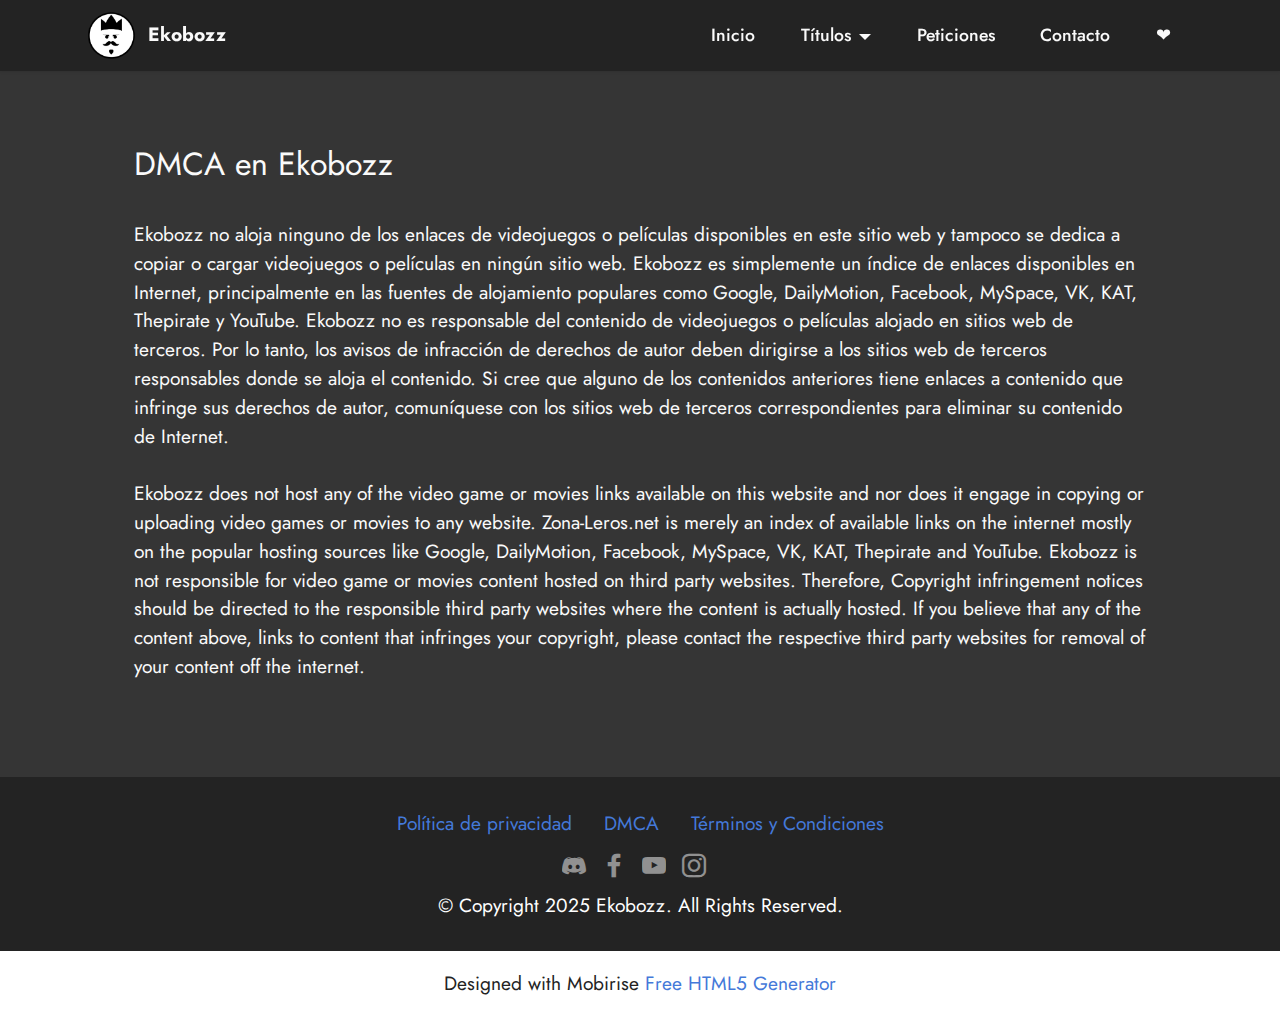
<file: page2.html>
<!DOCTYPE html>
<html  >
<head>
  <!-- Site made with Mobirise Website Builder v5.6.11, https://mobirise.com -->
  <meta charset="UTF-8">
  <meta http-equiv="X-UA-Compatible" content="IE=edge">
  <meta name="generator" content="Mobirise v5.6.11, mobirise.com">
  <meta name="twitter:card" content="summary_large_image"/>
  <meta name="twitter:image:src" content="">
  <meta property="og:image" content="">
  <meta name="twitter:title" content="DMCA">
  <meta name="viewport" content="width=device-width, initial-scale=1, minimum-scale=1">
  <link rel="shortcut icon" href="assets/images/logo.png" type="image/x-icon">
  <meta name="description" content="">
  
  
  <title>DMCA</title>
  <link rel="stylesheet" href="assets/web/assets/mobirise-icons2/mobirise2.css">
  <link rel="stylesheet" href="assets/bootstrap/css/bootstrap.min.css">
  <link rel="stylesheet" href="assets/bootstrap/css/bootstrap-grid.min.css">
  <link rel="stylesheet" href="assets/bootstrap/css/bootstrap-reboot.min.css">
  <link rel="stylesheet" href="assets/dropdown/css/style.css">
  <link rel="stylesheet" href="assets/socicon/css/styles.css">
  <link rel="stylesheet" href="assets/theme/css/style.css">
  <link rel="preload" href="https://fonts.googleapis.com/css?family=Jost:100,200,300,400,500,600,700,800,900,100i,200i,300i,400i,500i,600i,700i,800i,900i&display=swap" as="style" onload="this.onload=null;this.rel='stylesheet'">
  <noscript><link rel="stylesheet" href="https://fonts.googleapis.com/css?family=Jost:100,200,300,400,500,600,700,800,900,100i,200i,300i,400i,500i,600i,700i,800i,900i&display=swap"></noscript>
  <link rel="preload" as="style" href="assets/mobirise/css/mbr-additional.css"><link rel="stylesheet" href="assets/mobirise/css/mbr-additional.css" type="text/css">
  
  
  
  
</head>
<body>
  
  <section data-bs-version="5.1" class="menu menu2 cid-tbWUtJ8Cew" once="menu" id="menu2-17">
    
    <nav class="navbar navbar-dropdown navbar-fixed-top navbar-expand-lg">
        <div class="container">
            <div class="navbar-brand">
                <span class="navbar-logo">
                    
                        <a href="https://www.youtube.com/channel/UCyO3H9w9QXUjl1ZYpX5EP-Q?sub_confirmation=1" target="_blank"><img src="assets/images/logo.png" alt="Logo" style="height: 3rem;"></a>
                    
                </span>
                <span class="navbar-caption-wrap"><a class="navbar-caption text-white text-primary display-7" href="https://www.youtube.com/channel/UCyO3H9w9QXUjl1ZYpX5EP-Q?sub_confirmation=1" target="_blank">Ekobozz</a></span>
            </div>
            <button class="navbar-toggler" type="button" data-toggle="collapse" data-bs-toggle="collapse" data-target="#navbarSupportedContent" data-bs-target="#navbarSupportedContent" aria-controls="navbarNavAltMarkup" aria-expanded="false" aria-label="Toggle navigation">
                <div class="hamburger">
                    <span></span>
                    <span></span>
                    <span></span>
                    <span></span>
                </div>
            </button>
            <div class="collapse navbar-collapse" id="navbarSupportedContent">
                <ul class="navbar-nav nav-dropdown nav-right" data-app-modern-menu="true"><li class="nav-item"><a class="nav-link link text-white display-4" href="index.html#header3-1">Inicio</a></li>
                    <li class="nav-item dropdown"><a class="nav-link link dropdown-toggle text-white display-4" href="https://mobiri.se" data-toggle="dropdown-submenu" data-bs-toggle="dropdown" data-bs-auto-close="outside" aria-expanded="false">Títulos</a><div class="dropdown-menu" aria-labelledby="dropdown-377"><a class="dropdown-item text-white display-4" href="page7.html#gallery3-1g">Android</a><a class="show dropdown-item text-white display-4" href="page8.html#gallery3-1i">PC</a><a class="show dropdown-item text-white display-4" href="page9.html#gallery3-1j">Software</a></div></li>
                    <li class="nav-item"><a class="nav-link link text-white display-4" href="page4.html#form5-19">Peticiones</a></li><li class="nav-item"><a class="nav-link link text-white display-4" href="page5.html#form5-1d">Contacto</a>
                    </li><li class="nav-item"><a class="nav-link link text-white text-primary display-4" href="https://www.youtube.com/channel/UCyO3H9w9QXUjl1ZYpX5EP-Q?sub_confirmation=1" target="_blank">❤</a></li></ul>
                
                
            </div>
        </div>
    </nav>
</section>

<section data-bs-version="5.1" class="content5 cid-tbRRnTbL2y" id="content5-y">
    
    <div class="container">
        <div class="row justify-content-center">
            <div class="col-md-12 col-lg-11">
                
                <h4 class="mbr-section-subtitle mbr-fonts-style mb-4 display-5">DMCA en Ekobozz</h4>
                <p class="mbr-text mbr-fonts-style display-7">Ekobozz no aloja ninguno de los enlaces de videojuegos o películas disponibles en este sitio web y tampoco se dedica a copiar o cargar videojuegos o películas en ningún sitio web. Ekobozz es simplemente un índice de enlaces disponibles en Internet, principalmente en las fuentes de alojamiento populares como Google, DailyMotion, Facebook, MySpace, VK, KAT, Thepirate y YouTube. Ekobozz no es responsable del contenido de videojuegos o películas alojado en sitios web de terceros. Por lo tanto, los avisos de infracción de derechos de autor deben dirigirse a los sitios web de terceros responsables donde se aloja el contenido. Si cree que alguno de los contenidos anteriores tiene enlaces a contenido que infringe sus derechos de autor, comuníquese con los sitios web de terceros correspondientes para eliminar su contenido de Internet.<br><br>Ekobozz does not host any of the video game or movies links available on this website and nor does it engage in copying or uploading video games or movies to any website. Zona-Leros.net is merely an index of available links on the internet mostly on the popular hosting sources like Google, DailyMotion, Facebook, MySpace, VK, KAT, Thepirate and YouTube. Ekobozz is not responsible for video game or movies content hosted on third party websites. Therefore, Copyright infringement notices should be directed to the responsible third party websites where the content is actually hosted. If you believe that any of the content above, links to content that infringes your copyright, please contact the respective third party websites for removal of your content off the internet.</p>
            </div>
        </div>
    </div>
</section>

<section data-bs-version="5.1" class="footer3 cid-tbWUyhyMiZ" once="footers" id="footer3-18">

    

    

    <div class="container">
        <div class="media-container-row align-center mbr-white">
            <div class="row row-links">
                <ul class="foot-menu">
                    
                    
                    
                    
                    
                <li class="foot-menu-item mbr-fonts-style display-7"><a href="page1.html#content5-u" class="text-primary">Política de privacidad</a></li><li class="foot-menu-item mbr-fonts-style display-7">
                        <a class="text-primary" href="page2.html#content5-y">DMCA</a>
                    </li><li class="foot-menu-item mbr-fonts-style display-7"><a href="page3.html#content5-11" class="text-primary">Términos y Condiciones</a></li></ul>
            </div>
            <div class="row social-row">
                <div class="social-list align-right pb-2">
                    
                    
                    
                    
                    
                    
                <div class="soc-item">
                        <a href="index.html#contacts4-f">
                            <span class="mbr-iconfont mbr-iconfont-social socicon-discord socicon"></span>
                        </a>
                    </div><div class="soc-item">
                        <a href="index.html#contacts4-f">
                            <span class="mbr-iconfont mbr-iconfont-social socicon-facebook socicon"></span>
                        </a>
                    </div><div class="soc-item">
                        <a href="https://www.youtube.com/channel/UCyO3H9w9QXUjl1ZYpX5EP-Q?sub_confirmation=1" target="_blank">
                            <span class="mbr-iconfont mbr-iconfont-social socicon-youtube socicon"></span>
                        </a>
                    </div><div class="soc-item">
                        <a href="index.html#contacts4-f">
                            <span class="mbr-iconfont mbr-iconfont-social socicon-instagram socicon"></span>
                        </a>
                    </div></div>
            </div>
            <div class="row row-copirayt">
                <p class="mbr-text mb-0 mbr-fonts-style mbr-white align-center display-7">
                    © Copyright 2025 Ekobozz. All Rights Reserved.
                </p>
            </div>
        </div>
    </div>
</section><section class="display-7" style="padding: 0;align-items: center;justify-content: center;flex-wrap: wrap;    align-content: center;display: flex;position: relative;height: 4rem;"><a href="https://mobiri.se/2694290" style="flex: 1 1;height: 4rem;position: absolute;width: 100%;z-index: 1;"><img alt="" style="height: 4rem;" src="[data-uri]"></a><p style="margin: 0;text-align: center;" class="display-7">Designed with Mobirise &#8204;</p><a style="z-index:1" href="https://mobirise.com/html-builder.html">Free HTML5 Generator</a></section><script src="assets/bootstrap/js/bootstrap.bundle.min.js"></script>  <script src="assets/smoothscroll/smooth-scroll.js"></script>  <script src="assets/ytplayer/index.js"></script>  <script src="assets/dropdown/js/navbar-dropdown.js"></script>  <script src="assets/theme/js/script.js"></script>  
  
  
</body>
</html>
</file>
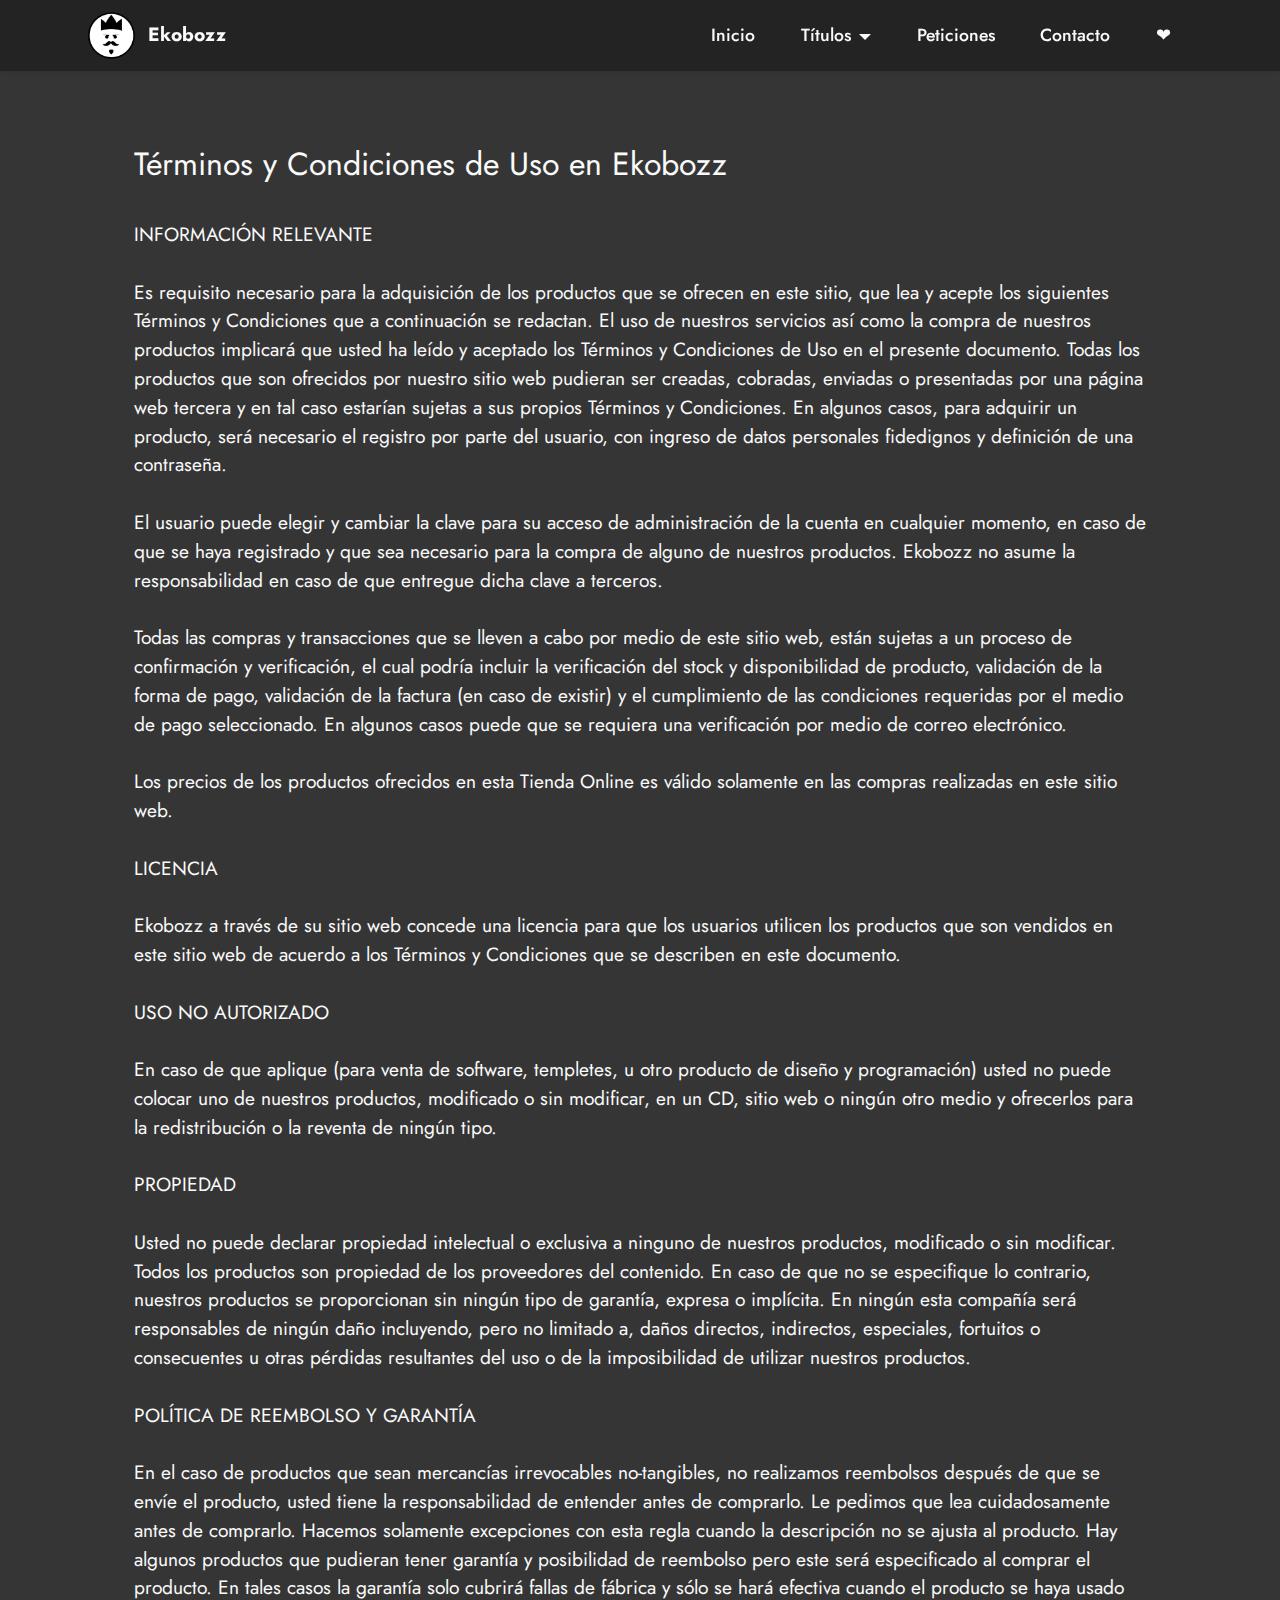
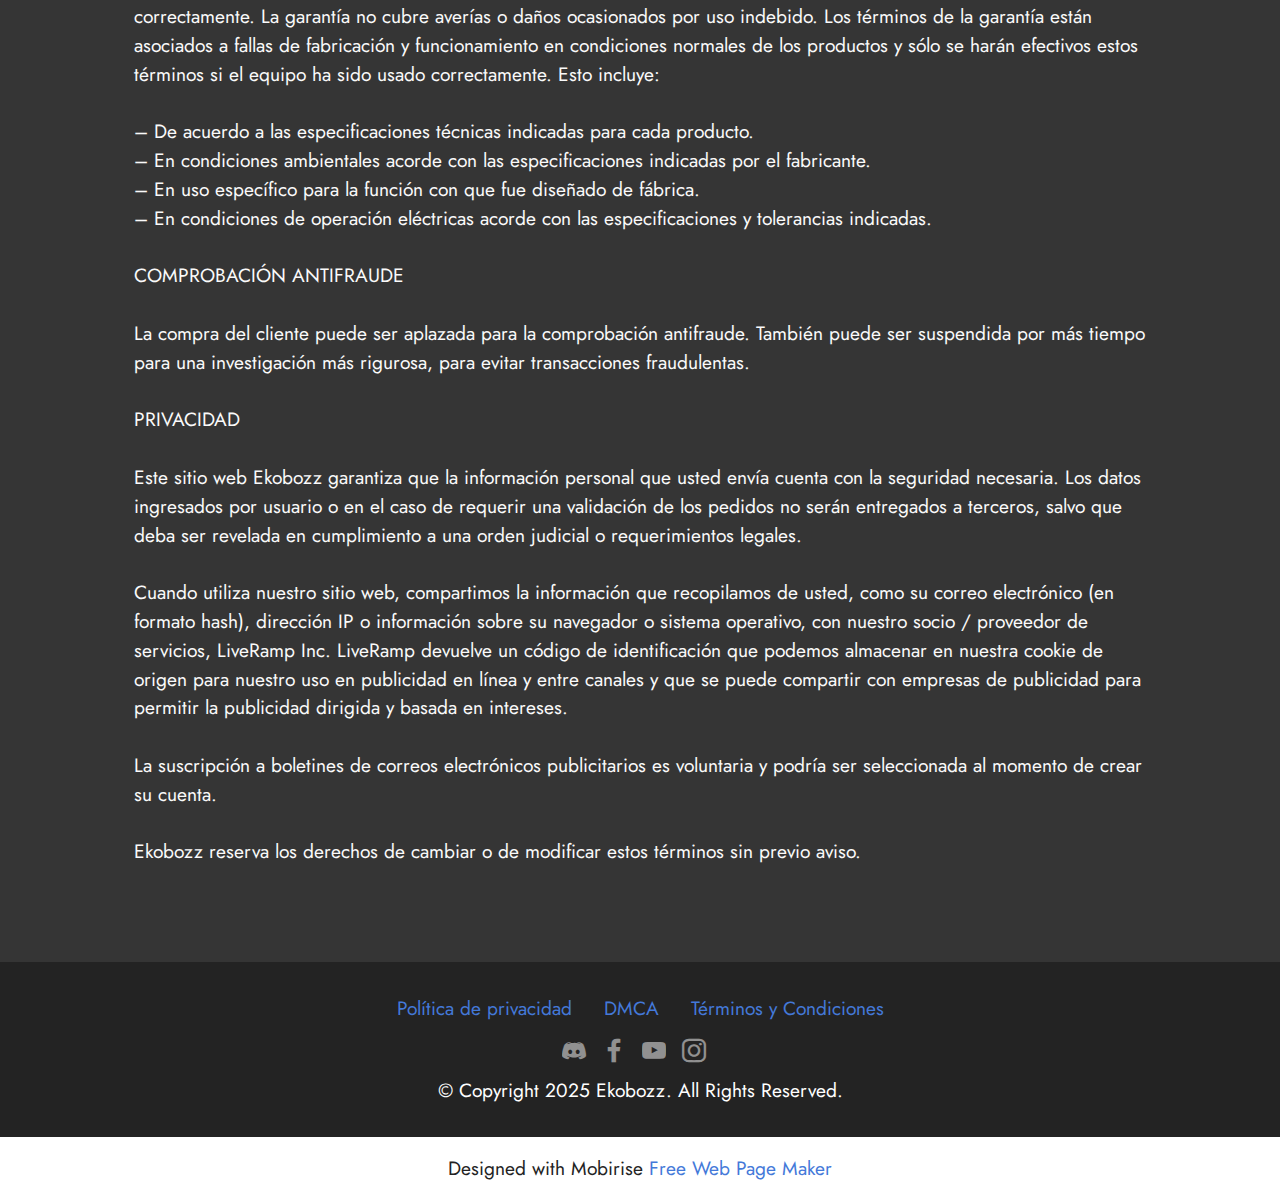
<file: page3.html>
<!DOCTYPE html>
<html  >
<head>
  <!-- Site made with Mobirise Website Builder v5.6.11, https://mobirise.com -->
  <meta charset="UTF-8">
  <meta http-equiv="X-UA-Compatible" content="IE=edge">
  <meta name="generator" content="Mobirise v5.6.11, mobirise.com">
  <meta name="twitter:card" content="summary_large_image"/>
  <meta name="twitter:image:src" content="">
  <meta property="og:image" content="">
  <meta name="twitter:title" content="TerminosYCondiciones">
  <meta name="viewport" content="width=device-width, initial-scale=1, minimum-scale=1">
  <link rel="shortcut icon" href="assets/images/logo.png" type="image/x-icon">
  <meta name="description" content="">
  
  
  <title>TerminosYCondiciones</title>
  <link rel="stylesheet" href="assets/web/assets/mobirise-icons2/mobirise2.css">
  <link rel="stylesheet" href="assets/bootstrap/css/bootstrap.min.css">
  <link rel="stylesheet" href="assets/bootstrap/css/bootstrap-grid.min.css">
  <link rel="stylesheet" href="assets/bootstrap/css/bootstrap-reboot.min.css">
  <link rel="stylesheet" href="assets/dropdown/css/style.css">
  <link rel="stylesheet" href="assets/socicon/css/styles.css">
  <link rel="stylesheet" href="assets/theme/css/style.css">
  <link rel="preload" href="https://fonts.googleapis.com/css?family=Jost:100,200,300,400,500,600,700,800,900,100i,200i,300i,400i,500i,600i,700i,800i,900i&display=swap" as="style" onload="this.onload=null;this.rel='stylesheet'">
  <noscript><link rel="stylesheet" href="https://fonts.googleapis.com/css?family=Jost:100,200,300,400,500,600,700,800,900,100i,200i,300i,400i,500i,600i,700i,800i,900i&display=swap"></noscript>
  <link rel="preload" as="style" href="assets/mobirise/css/mbr-additional.css"><link rel="stylesheet" href="assets/mobirise/css/mbr-additional.css" type="text/css">
  
  
  
  
</head>
<body>
  
  <section data-bs-version="5.1" class="menu menu2 cid-tbWUtJ8Cew" once="menu" id="menu2-17">
    
    <nav class="navbar navbar-dropdown navbar-fixed-top navbar-expand-lg">
        <div class="container">
            <div class="navbar-brand">
                <span class="navbar-logo">
                    
                        <a href="https://www.youtube.com/channel/UCyO3H9w9QXUjl1ZYpX5EP-Q?sub_confirmation=1" target="_blank"><img src="assets/images/logo.png" alt="Logo" style="height: 3rem;"></a>
                    
                </span>
                <span class="navbar-caption-wrap"><a class="navbar-caption text-white text-primary display-7" href="https://www.youtube.com/channel/UCyO3H9w9QXUjl1ZYpX5EP-Q?sub_confirmation=1" target="_blank">Ekobozz</a></span>
            </div>
            <button class="navbar-toggler" type="button" data-toggle="collapse" data-bs-toggle="collapse" data-target="#navbarSupportedContent" data-bs-target="#navbarSupportedContent" aria-controls="navbarNavAltMarkup" aria-expanded="false" aria-label="Toggle navigation">
                <div class="hamburger">
                    <span></span>
                    <span></span>
                    <span></span>
                    <span></span>
                </div>
            </button>
            <div class="collapse navbar-collapse" id="navbarSupportedContent">
                <ul class="navbar-nav nav-dropdown nav-right" data-app-modern-menu="true"><li class="nav-item"><a class="nav-link link text-white display-4" href="index.html#header3-1">Inicio</a></li>
                    <li class="nav-item dropdown"><a class="nav-link link dropdown-toggle text-white display-4" href="https://mobiri.se" data-toggle="dropdown-submenu" data-bs-toggle="dropdown" data-bs-auto-close="outside" aria-expanded="false">Títulos</a><div class="dropdown-menu" aria-labelledby="dropdown-377"><a class="dropdown-item text-white display-4" href="page7.html#gallery3-1g">Android</a><a class="show dropdown-item text-white display-4" href="page8.html#gallery3-1i">PC</a><a class="show dropdown-item text-white display-4" href="page9.html#gallery3-1j">Software</a></div></li>
                    <li class="nav-item"><a class="nav-link link text-white display-4" href="page4.html#form5-19">Peticiones</a></li><li class="nav-item"><a class="nav-link link text-white display-4" href="page5.html#form5-1d">Contacto</a>
                    </li><li class="nav-item"><a class="nav-link link text-white text-primary display-4" href="https://www.youtube.com/channel/UCyO3H9w9QXUjl1ZYpX5EP-Q?sub_confirmation=1" target="_blank">❤</a></li></ul>
                
                
            </div>
        </div>
    </nav>
</section>

<section data-bs-version="5.1" class="content5 cid-tbRSnRF2dN" id="content5-11">
    
    <div class="container">
        <div class="row justify-content-center">
            <div class="col-md-12 col-lg-11">
                
                <h4 class="mbr-section-subtitle mbr-fonts-style mb-4 display-5">Términos y Condiciones de Uso en Ekobozz</h4>
                <p class="mbr-text mbr-fonts-style display-7">INFORMACIÓN RELEVANTE
<br>
<br>Es requisito necesario para la adquisición de los productos que se ofrecen en este sitio, que lea y acepte los siguientes Términos y Condiciones que a continuación se redactan. El uso de nuestros servicios así como la compra de nuestros productos implicará que usted ha leído y aceptado los Términos y Condiciones de Uso en el presente documento. Todas los productos  que son ofrecidos por nuestro sitio web pudieran ser creadas, cobradas, enviadas o presentadas por una página web tercera y en tal caso estarían sujetas a sus propios Términos y Condiciones. En algunos casos, para adquirir un producto, será necesario el registro por parte del usuario, con ingreso de datos personales fidedignos y definición de una contraseña.
<br>
<br>El usuario puede elegir y cambiar la clave para su acceso de administración de la cuenta en cualquier momento, en caso de que se haya registrado y que sea necesario para la compra de alguno de nuestros productos. Ekobozz no asume la responsabilidad en caso de que entregue dicha clave a terceros.
<br>
<br>Todas las compras y transacciones que se lleven a cabo por medio de este sitio web, están sujetas a un proceso de confirmación y verificación, el cual podría incluir la verificación del stock y disponibilidad de producto, validación de la forma de pago, validación de la factura (en caso de existir) y el cumplimiento de las condiciones requeridas por el medio de pago seleccionado. En algunos casos puede que se requiera una verificación por medio de correo electrónico.
<br>
<br>Los precios de los productos ofrecidos en esta Tienda Online es válido solamente en las compras realizadas en este sitio web.
<br>
<br>LICENCIA
<br>
<br>Ekobozz a través de su sitio web concede una licencia para que los usuarios utilicen  los productos que son vendidos en este sitio web de acuerdo a los Términos y Condiciones que se describen en este documento.
<br>
<br>USO NO AUTORIZADO
<br>
<br>En caso de que aplique (para venta de software, templetes, u otro producto de diseño y programación) usted no puede colocar uno de nuestros productos, modificado o sin modificar, en un CD, sitio web o ningún otro medio y ofrecerlos para la redistribución o la reventa de ningún tipo.
<br>
<br>PROPIEDAD
<br>
<br>Usted no puede declarar propiedad intelectual o exclusiva a ninguno de nuestros productos, modificado o sin modificar. Todos los productos son propiedad  de los proveedores del contenido. En caso de que no se especifique lo contrario, nuestros productos se proporcionan  sin ningún tipo de garantía, expresa o implícita. En ningún esta compañía será  responsables de ningún daño incluyendo, pero no limitado a, daños directos, indirectos, especiales, fortuitos o consecuentes u otras pérdidas resultantes del uso o de la imposibilidad de utilizar nuestros productos.
<br>
<br>POLÍTICA DE REEMBOLSO Y GARANTÍA
<br>
<br>En el caso de productos que sean  mercancías irrevocables no-tangibles, no realizamos reembolsos después de que se envíe el producto, usted tiene la responsabilidad de entender antes de comprarlo.  Le pedimos que lea cuidadosamente antes de comprarlo. Hacemos solamente excepciones con esta regla cuando la descripción no se ajusta al producto. Hay algunos productos que pudieran tener garantía y posibilidad de reembolso pero este será especificado al comprar el producto. En tales casos la garantía solo cubrirá fallas de fábrica y sólo se hará efectiva cuando el producto se haya usado correctamente. La garantía no cubre averías o daños ocasionados por uso indebido. Los términos de la garantía están asociados a fallas de fabricación y funcionamiento en condiciones normales de los productos y sólo se harán efectivos estos términos si el equipo ha sido usado correctamente. Esto incluye:
<br>
<br>– De acuerdo a las especificaciones técnicas indicadas para cada producto.
<br>– En condiciones ambientales acorde con las especificaciones indicadas por el fabricante.
<br>– En uso específico para la función con que fue diseñado de fábrica.
<br>– En condiciones de operación eléctricas acorde con las especificaciones y tolerancias indicadas.
<br>
<br>COMPROBACIÓN ANTIFRAUDE
<br>
<br>La compra del cliente puede ser aplazada para la comprobación antifraude. También puede ser suspendida por más tiempo para una investigación más rigurosa, para evitar transacciones fraudulentas.
<br>
<br>PRIVACIDAD
<br>
<br>Este sitio web Ekobozz garantiza que la información personal que usted envía cuenta con la seguridad necesaria. Los datos ingresados por usuario o en el caso de requerir una validación de los pedidos no serán entregados a terceros, salvo que deba ser revelada en cumplimiento a una orden judicial o requerimientos legales.
<br>
<br>Cuando utiliza nuestro sitio web, compartimos la información que recopilamos de usted, como su correo electrónico (en formato hash), dirección IP o información sobre su navegador o sistema operativo, con nuestro socio / proveedor de servicios, LiveRamp Inc. LiveRamp devuelve un código de identificación que podemos almacenar en nuestra cookie de origen para nuestro uso en publicidad en línea y entre canales y que se puede compartir con empresas de publicidad para permitir la publicidad dirigida y basada en intereses.<br>
<br>La suscripción a boletines de correos electrónicos publicitarios es voluntaria y podría ser seleccionada al momento de crear su cuenta.
<br>
<br>Ekobozz reserva los derechos de cambiar o de modificar estos términos sin previo aviso.</p>
            </div>
        </div>
    </div>
</section>

<section data-bs-version="5.1" class="footer3 cid-tbWUyhyMiZ" once="footers" id="footer3-18">

    

    

    <div class="container">
        <div class="media-container-row align-center mbr-white">
            <div class="row row-links">
                <ul class="foot-menu">
                    
                    
                    
                    
                    
                <li class="foot-menu-item mbr-fonts-style display-7"><a href="page1.html#content5-u" class="text-primary">Política de privacidad</a></li><li class="foot-menu-item mbr-fonts-style display-7">
                        <a class="text-primary" href="page2.html#content5-y">DMCA</a>
                    </li><li class="foot-menu-item mbr-fonts-style display-7"><a href="page3.html#content5-11" class="text-primary">Términos y Condiciones</a></li></ul>
            </div>
            <div class="row social-row">
                <div class="social-list align-right pb-2">
                    
                    
                    
                    
                    
                    
                <div class="soc-item">
                        <a href="index.html#contacts4-f">
                            <span class="mbr-iconfont mbr-iconfont-social socicon-discord socicon"></span>
                        </a>
                    </div><div class="soc-item">
                        <a href="index.html#contacts4-f">
                            <span class="mbr-iconfont mbr-iconfont-social socicon-facebook socicon"></span>
                        </a>
                    </div><div class="soc-item">
                        <a href="https://www.youtube.com/channel/UCyO3H9w9QXUjl1ZYpX5EP-Q?sub_confirmation=1" target="_blank">
                            <span class="mbr-iconfont mbr-iconfont-social socicon-youtube socicon"></span>
                        </a>
                    </div><div class="soc-item">
                        <a href="index.html#contacts4-f">
                            <span class="mbr-iconfont mbr-iconfont-social socicon-instagram socicon"></span>
                        </a>
                    </div></div>
            </div>
            <div class="row row-copirayt">
                <p class="mbr-text mb-0 mbr-fonts-style mbr-white align-center display-7">
                    © Copyright 2025 Ekobozz. All Rights Reserved.
                </p>
            </div>
        </div>
    </div>
</section><section class="display-7" style="padding: 0;align-items: center;justify-content: center;flex-wrap: wrap;    align-content: center;display: flex;position: relative;height: 4rem;"><a href="https://mobiri.se/2694290" style="flex: 1 1;height: 4rem;position: absolute;width: 100%;z-index: 1;"><img alt="" style="height: 4rem;" src="[data-uri]"></a><p style="margin: 0;text-align: center;" class="display-7">Designed with Mobirise &#8204;</p><a style="z-index:1" href="https://mobirise.com/web-page-maker.html">Free Web Page Maker</a></section><script src="assets/bootstrap/js/bootstrap.bundle.min.js"></script>  <script src="assets/smoothscroll/smooth-scroll.js"></script>  <script src="assets/ytplayer/index.js"></script>  <script src="assets/dropdown/js/navbar-dropdown.js"></script>  <script src="assets/theme/js/script.js"></script>  
  
  
</body>
</html>
</file>
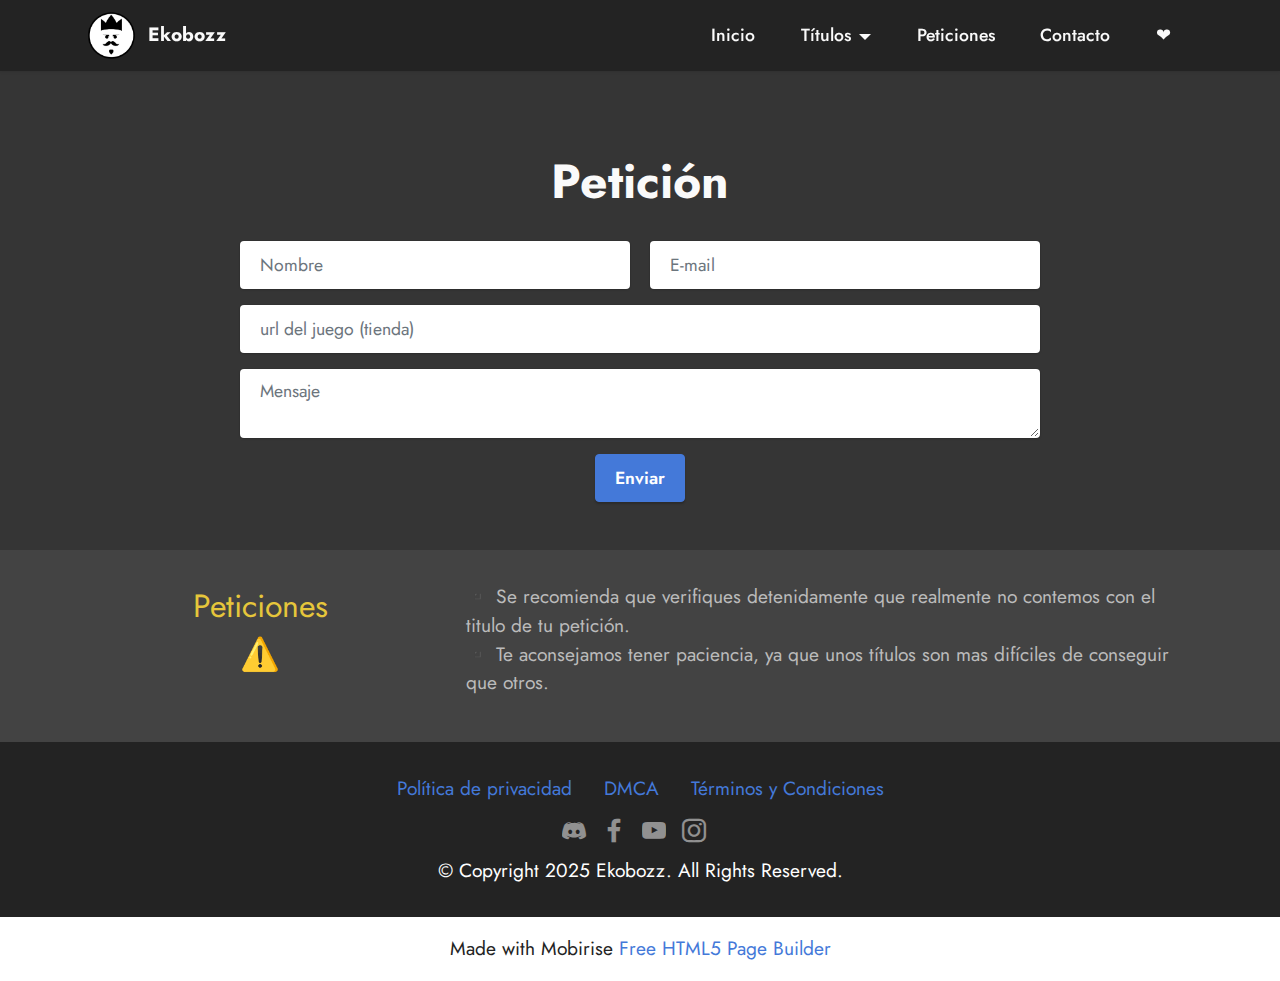
<file: page4.html>
<!DOCTYPE html>
<html  >
<head>
  <!-- Site made with Mobirise Website Builder v5.6.11, https://mobirise.com -->
  <meta charset="UTF-8">
  <meta http-equiv="X-UA-Compatible" content="IE=edge">
  <meta name="generator" content="Mobirise v5.6.11, mobirise.com">
  <meta name="twitter:card" content="summary_large_image"/>
  <meta name="twitter:image:src" content="">
  <meta property="og:image" content="">
  <meta name="twitter:title" content="Peticiones">
  <meta name="viewport" content="width=device-width, initial-scale=1, minimum-scale=1">
  <link rel="shortcut icon" href="assets/images/logo.png" type="image/x-icon">
  <meta name="description" content="">
  
  
  <title>Peticiones</title>
  <link rel="stylesheet" href="assets/web/assets/mobirise-icons2/mobirise2.css">
  <link rel="stylesheet" href="assets/bootstrap/css/bootstrap.min.css">
  <link rel="stylesheet" href="assets/bootstrap/css/bootstrap-grid.min.css">
  <link rel="stylesheet" href="assets/bootstrap/css/bootstrap-reboot.min.css">
  <link rel="stylesheet" href="assets/dropdown/css/style.css">
  <link rel="stylesheet" href="assets/socicon/css/styles.css">
  <link rel="stylesheet" href="assets/theme/css/style.css">
  <link rel="preload" href="https://fonts.googleapis.com/css?family=Jost:100,200,300,400,500,600,700,800,900,100i,200i,300i,400i,500i,600i,700i,800i,900i&display=swap" as="style" onload="this.onload=null;this.rel='stylesheet'">
  <noscript><link rel="stylesheet" href="https://fonts.googleapis.com/css?family=Jost:100,200,300,400,500,600,700,800,900,100i,200i,300i,400i,500i,600i,700i,800i,900i&display=swap"></noscript>
  <link rel="preload" as="style" href="assets/mobirise/css/mbr-additional.css"><link rel="stylesheet" href="assets/mobirise/css/mbr-additional.css" type="text/css">
  
  
  
  
</head>
<body>
  
  <section data-bs-version="5.1" class="menu menu2 cid-tbWUtJ8Cew" once="menu" id="menu2-17">
    
    <nav class="navbar navbar-dropdown navbar-fixed-top navbar-expand-lg">
        <div class="container">
            <div class="navbar-brand">
                <span class="navbar-logo">
                    
                        <a href="https://www.youtube.com/channel/UCyO3H9w9QXUjl1ZYpX5EP-Q?sub_confirmation=1" target="_blank"><img src="assets/images/logo.png" alt="Logo" style="height: 3rem;"></a>
                    
                </span>
                <span class="navbar-caption-wrap"><a class="navbar-caption text-white text-primary display-7" href="https://www.youtube.com/channel/UCyO3H9w9QXUjl1ZYpX5EP-Q?sub_confirmation=1" target="_blank">Ekobozz</a></span>
            </div>
            <button class="navbar-toggler" type="button" data-toggle="collapse" data-bs-toggle="collapse" data-target="#navbarSupportedContent" data-bs-target="#navbarSupportedContent" aria-controls="navbarNavAltMarkup" aria-expanded="false" aria-label="Toggle navigation">
                <div class="hamburger">
                    <span></span>
                    <span></span>
                    <span></span>
                    <span></span>
                </div>
            </button>
            <div class="collapse navbar-collapse" id="navbarSupportedContent">
                <ul class="navbar-nav nav-dropdown nav-right" data-app-modern-menu="true"><li class="nav-item"><a class="nav-link link text-white display-4" href="index.html#header3-1">Inicio</a></li>
                    <li class="nav-item dropdown"><a class="nav-link link dropdown-toggle text-white display-4" href="https://mobiri.se" data-toggle="dropdown-submenu" data-bs-toggle="dropdown" data-bs-auto-close="outside" aria-expanded="false">Títulos</a><div class="dropdown-menu" aria-labelledby="dropdown-377"><a class="dropdown-item text-white display-4" href="page7.html#gallery3-1g">Android</a><a class="show dropdown-item text-white display-4" href="page8.html#gallery3-1i">PC</a><a class="show dropdown-item text-white display-4" href="page9.html#gallery3-1j">Software</a></div></li>
                    <li class="nav-item"><a class="nav-link link text-white display-4" href="page4.html#form5-19">Peticiones</a></li><li class="nav-item"><a class="nav-link link text-white display-4" href="page5.html#form5-1d">Contacto</a>
                    </li><li class="nav-item"><a class="nav-link link text-white text-primary display-4" href="https://www.youtube.com/channel/UCyO3H9w9QXUjl1ZYpX5EP-Q?sub_confirmation=1" target="_blank">❤</a></li></ul>
                
                
            </div>
        </div>
    </nav>
</section>

<section data-bs-version="5.1" class="form5 cid-tbWViZT343" id="form5-19">
    
    
    <div class="container-fluid">
        <div class="mbr-section-head">
            <h3 class="mbr-section-title mbr-fonts-style align-center mb-0 display-2"><strong>Petición</strong><br></h3>
            
        </div>
        <div class="row justify-content-center mt-4">
            <div class="col-lg-8 mx-auto mbr-form" data-form-type="formoid">
                <form action="https://mobirise.eu/" method="POST" class="mbr-form form-with-styler" data-form-title="Form Name"><input type="hidden" name="email" data-form-email="true" value="58NlJ2dQudngPZHJtHEqLEe+J7ISrAXkAYXVZpOH512lG6TDU9aSDwI198IIMdwlj0GDGM0r5DR8WVKmRleL7ZFOWlIVAMGQPvyGtoLTaX6ourmRAVYJOYyQT+8BLuEY">
                    <div class="row">
                        <div hidden="hidden" data-form-alert="" class="alert alert-success col-12">Muchas gracias por tu petición, estaremos trabajando para traerlo cuanto antes</div>
                        <div hidden="hidden" data-form-alert-danger="" class="alert alert-danger col-12">
                            Oops...! some problem!
                        </div>
                    </div>
                    <div class="dragArea row">
                        <div class="col-md col-sm-12 form-group mb-3" data-for="name">
                            <input type="text" name="name" placeholder="Nombre" data-form-field="name" class="form-control" value="" id="name-form5-19">
                        </div>
                        <div class="col-md col-sm-12 form-group mb-3" data-for="email">
                            <input type="email" name="email" placeholder="E-mail" data-form-field="email" class="form-control" value="" id="email-form5-19">
                        </div>
                        <div class="col-12 form-group mb-3" data-for="url">
                            <input type="url" name="url" placeholder="url del juego (tienda)" data-form-field="url" class="form-control" value="" id="url-form5-19">
                        </div>
                        <div class="col-12 form-group mb-3" data-for="textarea">
                            <textarea name="textarea" placeholder="Mensaje " data-form-field="textarea" class="form-control" id="textarea-form5-19"></textarea>
                        </div>
                        <div class="col-lg-12 col-md-12 col-sm-12 align-center mbr-section-btn"><button type="submit" class="btn btn-primary display-4">Enviar</button></div>
                    </div>
                </form>
            </div>
        </div>
    </div>
</section>

<section data-bs-version="5.1" class="content10 cid-tbWXGkjSx4" id="content10-1b">
    
    <div class="container">
        <div class="row justify-content-center">
            <div class="col-12 col-md">
                
                <h6 class="mbr-section-subtitle mbr-fonts-style mb-4 display-5">Peticiones<br>⚠️</h6>
            </div>
            <div class="col-md-12 col-lg-8">
                <p class="mbr-text mbr-fonts-style display-7">▪️ Se recomienda que verifiques detenidamente que realmente no contemos con el titulo de tu petición.<br>▪️ Te aconsejamos tener paciencia, ya que unos títulos son mas difíciles de conseguir&nbsp; que otros.<br><br></p>
            </div>
        </div>
    </div>
</section>

<section data-bs-version="5.1" class="footer3 cid-tbWUyhyMiZ" once="footers" id="footer3-18">

    

    

    <div class="container">
        <div class="media-container-row align-center mbr-white">
            <div class="row row-links">
                <ul class="foot-menu">
                    
                    
                    
                    
                    
                <li class="foot-menu-item mbr-fonts-style display-7"><a href="page1.html#content5-u" class="text-primary">Política de privacidad</a></li><li class="foot-menu-item mbr-fonts-style display-7">
                        <a class="text-primary" href="page2.html#content5-y">DMCA</a>
                    </li><li class="foot-menu-item mbr-fonts-style display-7"><a href="page3.html#content5-11" class="text-primary">Términos y Condiciones</a></li></ul>
            </div>
            <div class="row social-row">
                <div class="social-list align-right pb-2">
                    
                    
                    
                    
                    
                    
                <div class="soc-item">
                        <a href="index.html#contacts4-f">
                            <span class="mbr-iconfont mbr-iconfont-social socicon-discord socicon"></span>
                        </a>
                    </div><div class="soc-item">
                        <a href="index.html#contacts4-f">
                            <span class="mbr-iconfont mbr-iconfont-social socicon-facebook socicon"></span>
                        </a>
                    </div><div class="soc-item">
                        <a href="https://www.youtube.com/channel/UCyO3H9w9QXUjl1ZYpX5EP-Q?sub_confirmation=1" target="_blank">
                            <span class="mbr-iconfont mbr-iconfont-social socicon-youtube socicon"></span>
                        </a>
                    </div><div class="soc-item">
                        <a href="index.html#contacts4-f">
                            <span class="mbr-iconfont mbr-iconfont-social socicon-instagram socicon"></span>
                        </a>
                    </div></div>
            </div>
            <div class="row row-copirayt">
                <p class="mbr-text mb-0 mbr-fonts-style mbr-white align-center display-7">
                    © Copyright 2025 Ekobozz. All Rights Reserved.
                </p>
            </div>
        </div>
    </div>
</section><section class="display-7" style="padding: 0;align-items: center;justify-content: center;flex-wrap: wrap;    align-content: center;display: flex;position: relative;height: 4rem;"><a href="https://mobiri.se/2694290" style="flex: 1 1;height: 4rem;position: absolute;width: 100%;z-index: 1;"><img alt="" style="height: 4rem;" src="[data-uri]"></a><p style="margin: 0;text-align: center;" class="display-7">Made with Mobirise &#8204;</p><a style="z-index:1" href="https://mobirise.com/html-builder.html">Free HTML5 Page Builder</a></section><script src="assets/bootstrap/js/bootstrap.bundle.min.js"></script>  <script src="assets/smoothscroll/smooth-scroll.js"></script>  <script src="assets/ytplayer/index.js"></script>  <script src="assets/dropdown/js/navbar-dropdown.js"></script>  <script src="assets/theme/js/script.js"></script>  <script src="assets/formoid/formoid.min.js"></script>  
  
  
</body>
</html>
</file>
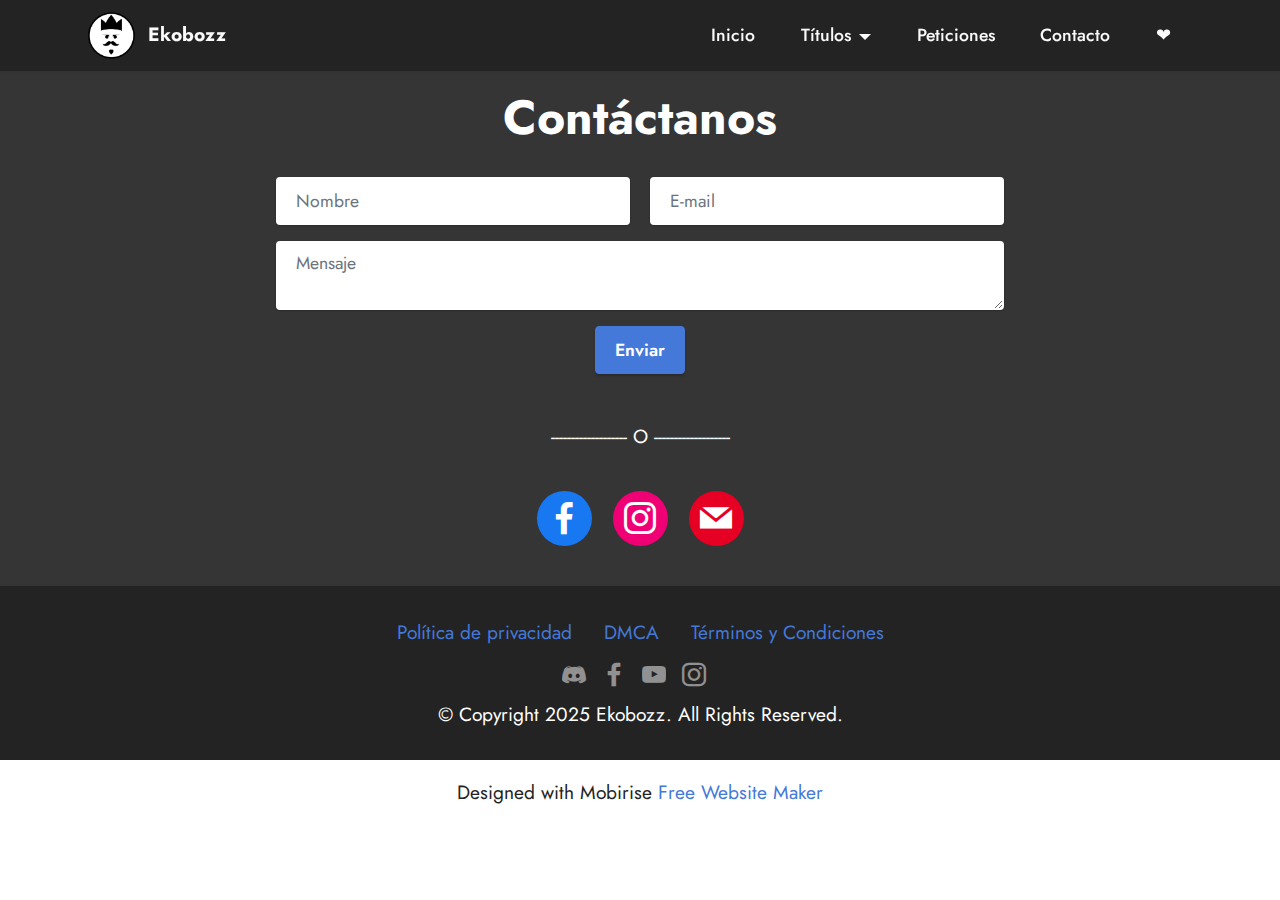
<file: page5.html>
<!DOCTYPE html>
<html  >
<head>
  <!-- Site made with Mobirise Website Builder v5.6.11, https://mobirise.com -->
  <meta charset="UTF-8">
  <meta http-equiv="X-UA-Compatible" content="IE=edge">
  <meta name="generator" content="Mobirise v5.6.11, mobirise.com">
  <meta name="twitter:card" content="summary_large_image"/>
  <meta name="twitter:image:src" content="">
  <meta property="og:image" content="">
  <meta name="twitter:title" content="Contacto">
  <meta name="viewport" content="width=device-width, initial-scale=1, minimum-scale=1">
  <link rel="shortcut icon" href="assets/images/logo.png" type="image/x-icon">
  <meta name="description" content="">
  
  
  <title>Contacto</title>
  <link rel="stylesheet" href="assets/web/assets/mobirise-icons2/mobirise2.css">
  <link rel="stylesheet" href="assets/bootstrap/css/bootstrap.min.css">
  <link rel="stylesheet" href="assets/bootstrap/css/bootstrap-grid.min.css">
  <link rel="stylesheet" href="assets/bootstrap/css/bootstrap-reboot.min.css">
  <link rel="stylesheet" href="assets/dropdown/css/style.css">
  <link rel="stylesheet" href="assets/socicon/css/styles.css">
  <link rel="stylesheet" href="assets/theme/css/style.css">
  <link rel="preload" href="https://fonts.googleapis.com/css?family=Jost:100,200,300,400,500,600,700,800,900,100i,200i,300i,400i,500i,600i,700i,800i,900i&display=swap" as="style" onload="this.onload=null;this.rel='stylesheet'">
  <noscript><link rel="stylesheet" href="https://fonts.googleapis.com/css?family=Jost:100,200,300,400,500,600,700,800,900,100i,200i,300i,400i,500i,600i,700i,800i,900i&display=swap"></noscript>
  <link rel="preload" as="style" href="assets/mobirise/css/mbr-additional.css"><link rel="stylesheet" href="assets/mobirise/css/mbr-additional.css" type="text/css">
  
  
  
  
</head>
<body>
  
  <section data-bs-version="5.1" class="menu menu2 cid-tbWUtJ8Cew" once="menu" id="menu2-17">
    
    <nav class="navbar navbar-dropdown navbar-fixed-top navbar-expand-lg">
        <div class="container">
            <div class="navbar-brand">
                <span class="navbar-logo">
                    
                        <a href="https://www.youtube.com/channel/UCyO3H9w9QXUjl1ZYpX5EP-Q?sub_confirmation=1" target="_blank"><img src="assets/images/logo.png" alt="Logo" style="height: 3rem;"></a>
                    
                </span>
                <span class="navbar-caption-wrap"><a class="navbar-caption text-white text-primary display-7" href="https://www.youtube.com/channel/UCyO3H9w9QXUjl1ZYpX5EP-Q?sub_confirmation=1" target="_blank">Ekobozz</a></span>
            </div>
            <button class="navbar-toggler" type="button" data-toggle="collapse" data-bs-toggle="collapse" data-target="#navbarSupportedContent" data-bs-target="#navbarSupportedContent" aria-controls="navbarNavAltMarkup" aria-expanded="false" aria-label="Toggle navigation">
                <div class="hamburger">
                    <span></span>
                    <span></span>
                    <span></span>
                    <span></span>
                </div>
            </button>
            <div class="collapse navbar-collapse" id="navbarSupportedContent">
                <ul class="navbar-nav nav-dropdown nav-right" data-app-modern-menu="true"><li class="nav-item"><a class="nav-link link text-white display-4" href="index.html#header3-1">Inicio</a></li>
                    <li class="nav-item dropdown"><a class="nav-link link dropdown-toggle text-white display-4" href="https://mobiri.se" data-toggle="dropdown-submenu" data-bs-toggle="dropdown" data-bs-auto-close="outside" aria-expanded="false">Títulos</a><div class="dropdown-menu" aria-labelledby="dropdown-377"><a class="dropdown-item text-white display-4" href="page7.html#gallery3-1g">Android</a><a class="show dropdown-item text-white display-4" href="page8.html#gallery3-1i">PC</a><a class="show dropdown-item text-white display-4" href="page9.html#gallery3-1j">Software</a></div></li>
                    <li class="nav-item"><a class="nav-link link text-white display-4" href="page4.html#form5-19">Peticiones</a></li><li class="nav-item"><a class="nav-link link text-white display-4" href="page5.html#form5-1d">Contacto</a>
                    </li><li class="nav-item"><a class="nav-link link text-white text-primary display-4" href="https://www.youtube.com/channel/UCyO3H9w9QXUjl1ZYpX5EP-Q?sub_confirmation=1" target="_blank">❤</a></li></ul>
                
                
            </div>
        </div>
    </nav>
</section>

<section data-bs-version="5.1" class="form5 cid-tbX1T15Cc7" id="form5-1d">
    
    
    <div class="container">
        <div class="mbr-section-head">
            <h3 class="mbr-section-title mbr-fonts-style align-center mb-0 display-2"><strong>Contáctanos</strong><br></h3>
            
        </div>
        <div class="row justify-content-center mt-4">
            <div class="col-lg-8 mx-auto mbr-form" data-form-type="formoid">
                <form action="https://mobirise.eu/" method="POST" class="mbr-form form-with-styler" data-form-title="Form Name"><input type="hidden" name="email" data-form-email="true" value="ar8bMgPnCpCW4ZyGhVzzgJuxxr5zlqzZifIvXFR/lYCdrcgJsxOjWEaCokXeDLuqv6vpXE0wijUbLiOXIvHH2TwfwYw74d26UaiMjWQDPzsBWBSlD0sgCgI49dDiWL+B">
                    <div class="row">
                        <div hidden="hidden" data-form-alert="" class="alert alert-success col-12">Apreciamos que te pongas en contacto, te responderemos cuanto antes</div>
                        <div hidden="hidden" data-form-alert-danger="" class="alert alert-danger col-12">
                            Oops...! some problem!
                        </div>
                    </div>
                    <div class="dragArea row">
                        <div class="col-md col-sm-12 form-group mb-3" data-for="name">
                            <input type="text" name="name" placeholder="Nombre" data-form-field="name" class="form-control" value="" id="name-form5-1d">
                        </div>
                        <div class="col-md col-sm-12 form-group mb-3" data-for="email">
                            <input type="email" name="email" placeholder="E-mail" data-form-field="email" class="form-control" value="" id="email-form5-1d">
                        </div>
                        
                        <div class="col-12 form-group mb-3" data-for="textarea">
                            <textarea name="textarea" placeholder="Mensaje" data-form-field="textarea" class="form-control" id="textarea-form5-1d"></textarea>
                        </div>
                        <div class="col-lg-12 col-md-12 col-sm-12 align-center mbr-section-btn"><button type="submit" class="btn btn-primary display-4">Enviar</button></div>
                    </div>
                </form>
            </div>
        </div>
    </div>
</section>

<section data-bs-version="5.1" class="content4 cid-tbX2eY78Bw" id="content4-1f">
    

    
    
    <div class="container">
        <div class="row justify-content-center">
            <div class="title col-md-12 col-lg-12">
                
                <h4 class="mbr-section-subtitle align-center mbr-fonts-style mb-4 display-7">------------------- O -------------------</h4>
                
            </div>
        </div>
    </div>
</section>

<section data-bs-version="5.1" class="share3 cid-tbX1ZSw7wy" id="share3-1e">
    
     
    
    
    

    <div class="container">
        <div class="media-container-row">
            <div class="col-12">
                
                <div class="social-list align-center">
                   
                    <a class="iconfont-wrapper bg-facebook m-2 " href="page5.html#share3-1e">
                            <span class="socicon-facebook socicon"></span>
                        </a>
                        
                        <a class="iconfont-wrapper bg-instagram m-2" href="page5.html#share3-1e">
                            <span class="socicon-instagram socicon"></span>
                        </a>
                        <a class="iconfont-wrapper bg-pinterest m-2" href="mailto:ekobozz9@gmail.com">
                            <span class="socicon-mail socicon"></span>
                        </a>
                        
                        
                        
                        
                        
                        
                        
                </div>
            </div>
        </div>
    </div>
</section>

<section data-bs-version="5.1" class="footer3 cid-tbWUyhyMiZ" once="footers" id="footer3-18">

    

    

    <div class="container">
        <div class="media-container-row align-center mbr-white">
            <div class="row row-links">
                <ul class="foot-menu">
                    
                    
                    
                    
                    
                <li class="foot-menu-item mbr-fonts-style display-7"><a href="page1.html#content5-u" class="text-primary">Política de privacidad</a></li><li class="foot-menu-item mbr-fonts-style display-7">
                        <a class="text-primary" href="page2.html#content5-y">DMCA</a>
                    </li><li class="foot-menu-item mbr-fonts-style display-7"><a href="page3.html#content5-11" class="text-primary">Términos y Condiciones</a></li></ul>
            </div>
            <div class="row social-row">
                <div class="social-list align-right pb-2">
                    
                    
                    
                    
                    
                    
                <div class="soc-item">
                        <a href="index.html#contacts4-f">
                            <span class="mbr-iconfont mbr-iconfont-social socicon-discord socicon"></span>
                        </a>
                    </div><div class="soc-item">
                        <a href="index.html#contacts4-f">
                            <span class="mbr-iconfont mbr-iconfont-social socicon-facebook socicon"></span>
                        </a>
                    </div><div class="soc-item">
                        <a href="https://www.youtube.com/channel/UCyO3H9w9QXUjl1ZYpX5EP-Q?sub_confirmation=1" target="_blank">
                            <span class="mbr-iconfont mbr-iconfont-social socicon-youtube socicon"></span>
                        </a>
                    </div><div class="soc-item">
                        <a href="index.html#contacts4-f">
                            <span class="mbr-iconfont mbr-iconfont-social socicon-instagram socicon"></span>
                        </a>
                    </div></div>
            </div>
            <div class="row row-copirayt">
                <p class="mbr-text mb-0 mbr-fonts-style mbr-white align-center display-7">
                    © Copyright 2025 Ekobozz. All Rights Reserved.
                </p>
            </div>
        </div>
    </div>
</section><section class="display-7" style="padding: 0;align-items: center;justify-content: center;flex-wrap: wrap;    align-content: center;display: flex;position: relative;height: 4rem;"><a href="https://mobiri.se/2694290" style="flex: 1 1;height: 4rem;position: absolute;width: 100%;z-index: 1;"><img alt="" style="height: 4rem;" src="[data-uri]"></a><p style="margin: 0;text-align: center;" class="display-7">Designed with Mobirise &#8204;</p><a style="z-index:1" href="https://mobirise.com/website-maker.html">Free Website Maker</a></section><script src="assets/bootstrap/js/bootstrap.bundle.min.js"></script>  <script src="assets/smoothscroll/smooth-scroll.js"></script>  <script src="assets/ytplayer/index.js"></script>  <script src="assets/dropdown/js/navbar-dropdown.js"></script>  <script src="assets/theme/js/script.js"></script>  <script src="assets/formoid/formoid.min.js"></script>  
  
  
</body>
</html>
</file>
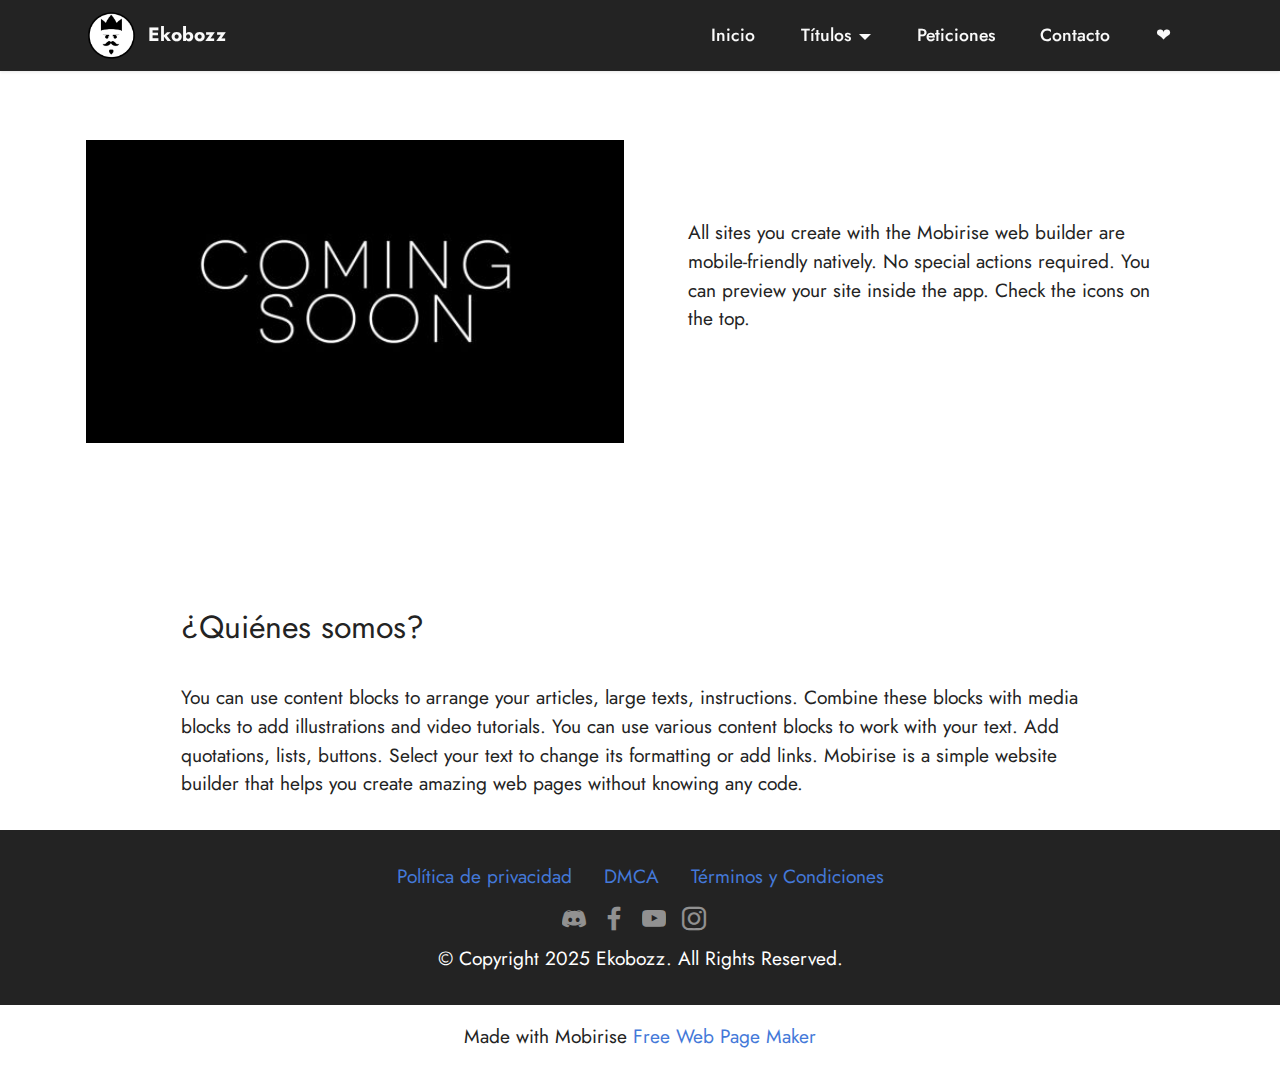
<file: page6.html>
<!DOCTYPE html>
<html  >
<head>
  <!-- Site made with Mobirise Website Builder v5.6.11, https://mobirise.com -->
  <meta charset="UTF-8">
  <meta http-equiv="X-UA-Compatible" content="IE=edge">
  <meta name="generator" content="Mobirise v5.6.11, mobirise.com">
  <meta name="twitter:card" content="summary_large_image"/>
  <meta name="twitter:image:src" content="">
  <meta property="og:image" content="">
  <meta name="twitter:title" content="QuienesSomos">
  <meta name="viewport" content="width=device-width, initial-scale=1, minimum-scale=1">
  <link rel="shortcut icon" href="assets/images/logo.png" type="image/x-icon">
  <meta name="description" content="">
  
  
  <title>QuienesSomos</title>
  <link rel="stylesheet" href="assets/web/assets/mobirise-icons2/mobirise2.css">
  <link rel="stylesheet" href="assets/bootstrap/css/bootstrap.min.css">
  <link rel="stylesheet" href="assets/bootstrap/css/bootstrap-grid.min.css">
  <link rel="stylesheet" href="assets/bootstrap/css/bootstrap-reboot.min.css">
  <link rel="stylesheet" href="assets/dropdown/css/style.css">
  <link rel="stylesheet" href="assets/socicon/css/styles.css">
  <link rel="stylesheet" href="assets/theme/css/style.css">
  <link rel="preload" href="https://fonts.googleapis.com/css?family=Jost:100,200,300,400,500,600,700,800,900,100i,200i,300i,400i,500i,600i,700i,800i,900i&display=swap" as="style" onload="this.onload=null;this.rel='stylesheet'">
  <noscript><link rel="stylesheet" href="https://fonts.googleapis.com/css?family=Jost:100,200,300,400,500,600,700,800,900,100i,200i,300i,400i,500i,600i,700i,800i,900i&display=swap"></noscript>
  <link rel="preload" as="style" href="assets/mobirise/css/mbr-additional.css"><link rel="stylesheet" href="assets/mobirise/css/mbr-additional.css" type="text/css">
  
  
  
  
</head>
<body>
  
  <section data-bs-version="5.1" class="menu menu2 cid-tbWUtJ8Cew" once="menu" id="menu2-17">
    
    <nav class="navbar navbar-dropdown navbar-fixed-top navbar-expand-lg">
        <div class="container">
            <div class="navbar-brand">
                <span class="navbar-logo">
                    
                        <a href="https://www.youtube.com/channel/UCyO3H9w9QXUjl1ZYpX5EP-Q?sub_confirmation=1" target="_blank"><img src="assets/images/logo.png" alt="Logo" style="height: 3rem;"></a>
                    
                </span>
                <span class="navbar-caption-wrap"><a class="navbar-caption text-white text-primary display-7" href="https://www.youtube.com/channel/UCyO3H9w9QXUjl1ZYpX5EP-Q?sub_confirmation=1" target="_blank">Ekobozz</a></span>
            </div>
            <button class="navbar-toggler" type="button" data-toggle="collapse" data-bs-toggle="collapse" data-target="#navbarSupportedContent" data-bs-target="#navbarSupportedContent" aria-controls="navbarNavAltMarkup" aria-expanded="false" aria-label="Toggle navigation">
                <div class="hamburger">
                    <span></span>
                    <span></span>
                    <span></span>
                    <span></span>
                </div>
            </button>
            <div class="collapse navbar-collapse" id="navbarSupportedContent">
                <ul class="navbar-nav nav-dropdown nav-right" data-app-modern-menu="true"><li class="nav-item"><a class="nav-link link text-white display-4" href="index.html#header3-1">Inicio</a></li>
                    <li class="nav-item dropdown"><a class="nav-link link dropdown-toggle text-white display-4" href="https://mobiri.se" data-toggle="dropdown-submenu" data-bs-toggle="dropdown" data-bs-auto-close="outside" aria-expanded="false">Títulos</a><div class="dropdown-menu" aria-labelledby="dropdown-377"><a class="dropdown-item text-white display-4" href="page7.html#gallery3-1g">Android</a><a class="show dropdown-item text-white display-4" href="page8.html#gallery3-1i">PC</a><a class="show dropdown-item text-white display-4" href="page9.html#gallery3-1j">Software</a></div></li>
                    <li class="nav-item"><a class="nav-link link text-white display-4" href="page4.html#form5-19">Peticiones</a></li><li class="nav-item"><a class="nav-link link text-white display-4" href="page5.html#form5-1d">Contacto</a>
                    </li><li class="nav-item"><a class="nav-link link text-white text-primary display-4" href="https://www.youtube.com/channel/UCyO3H9w9QXUjl1ZYpX5EP-Q?sub_confirmation=1" target="_blank">❤</a></li></ul>
                
                
            </div>
        </div>
    </nav>
</section>

<section data-bs-version="5.1" class="testimonials1 cid-tbXZEFhAf5" id="testimonials1-1t">
    

    
    
    <div class="container">
        
        <div class="row align-items-center">
            <div class="col-12 col-md-6">
                <div class="image-wrapper">
                    <img src="assets/images/coming-soon-506x285.jpg" alt="Mobirise Website Builder">
                </div>
            </div>
            <div class="col-12 col-md">
                <div class="text-wrapper">
                    <p class="mbr-text mbr-fonts-style mb-4 display-7">All sites you create with the Mobirise web builder are mobile-friendly natively. No special actions required. You can preview your site inside the app. Check the icons on the top.</p>
                    
                    
                </div>
            </div>
        </div>
    </div>
</section>

<section data-bs-version="5.1" class="content5 cid-tbXu560e77" id="content5-1p">
    
    <div class="container">
        <div class="row justify-content-center">
            <div class="col-md-12 col-lg-10">
                
                <h4 class="mbr-section-subtitle mbr-fonts-style mb-4 display-5">¿Quiénes somos?</h4>
                <p class="mbr-text mbr-fonts-style display-7">
                    You can use content blocks to arrange your articles, large texts, instructions. Combine these blocks with media blocks to add illustrations and video tutorials. You can use various content blocks to work with your text. Add quotations, lists, buttons. Select your text to change its formatting or add links. Mobirise is a simple website builder that helps you create amazing web pages without knowing any code.</p>
            </div>
        </div>
    </div>
</section>

<section data-bs-version="5.1" class="footer3 cid-tbWUyhyMiZ" once="footers" id="footer3-18">

    

    

    <div class="container">
        <div class="media-container-row align-center mbr-white">
            <div class="row row-links">
                <ul class="foot-menu">
                    
                    
                    
                    
                    
                <li class="foot-menu-item mbr-fonts-style display-7"><a href="page1.html#content5-u" class="text-primary">Política de privacidad</a></li><li class="foot-menu-item mbr-fonts-style display-7">
                        <a class="text-primary" href="page2.html#content5-y">DMCA</a>
                    </li><li class="foot-menu-item mbr-fonts-style display-7"><a href="page3.html#content5-11" class="text-primary">Términos y Condiciones</a></li></ul>
            </div>
            <div class="row social-row">
                <div class="social-list align-right pb-2">
                    
                    
                    
                    
                    
                    
                <div class="soc-item">
                        <a href="index.html#contacts4-f">
                            <span class="mbr-iconfont mbr-iconfont-social socicon-discord socicon"></span>
                        </a>
                    </div><div class="soc-item">
                        <a href="index.html#contacts4-f">
                            <span class="mbr-iconfont mbr-iconfont-social socicon-facebook socicon"></span>
                        </a>
                    </div><div class="soc-item">
                        <a href="https://www.youtube.com/channel/UCyO3H9w9QXUjl1ZYpX5EP-Q?sub_confirmation=1" target="_blank">
                            <span class="mbr-iconfont mbr-iconfont-social socicon-youtube socicon"></span>
                        </a>
                    </div><div class="soc-item">
                        <a href="index.html#contacts4-f">
                            <span class="mbr-iconfont mbr-iconfont-social socicon-instagram socicon"></span>
                        </a>
                    </div></div>
            </div>
            <div class="row row-copirayt">
                <p class="mbr-text mb-0 mbr-fonts-style mbr-white align-center display-7">
                    © Copyright 2025 Ekobozz. All Rights Reserved.
                </p>
            </div>
        </div>
    </div>
</section><section class="display-7" style="padding: 0;align-items: center;justify-content: center;flex-wrap: wrap;    align-content: center;display: flex;position: relative;height: 4rem;"><a href="https://mobiri.se/2694290" style="flex: 1 1;height: 4rem;position: absolute;width: 100%;z-index: 1;"><img alt="" style="height: 4rem;" src="[data-uri]"></a><p style="margin: 0;text-align: center;" class="display-7">Made with Mobirise &#8204;</p><a style="z-index:1" href="https://mobirise.com/web-page-maker.html">Free Web Page Maker</a></section><script src="assets/bootstrap/js/bootstrap.bundle.min.js"></script>  <script src="assets/smoothscroll/smooth-scroll.js"></script>  <script src="assets/ytplayer/index.js"></script>  <script src="assets/dropdown/js/navbar-dropdown.js"></script>  <script src="assets/theme/js/script.js"></script>  
  
  
</body>
</html>
</file>
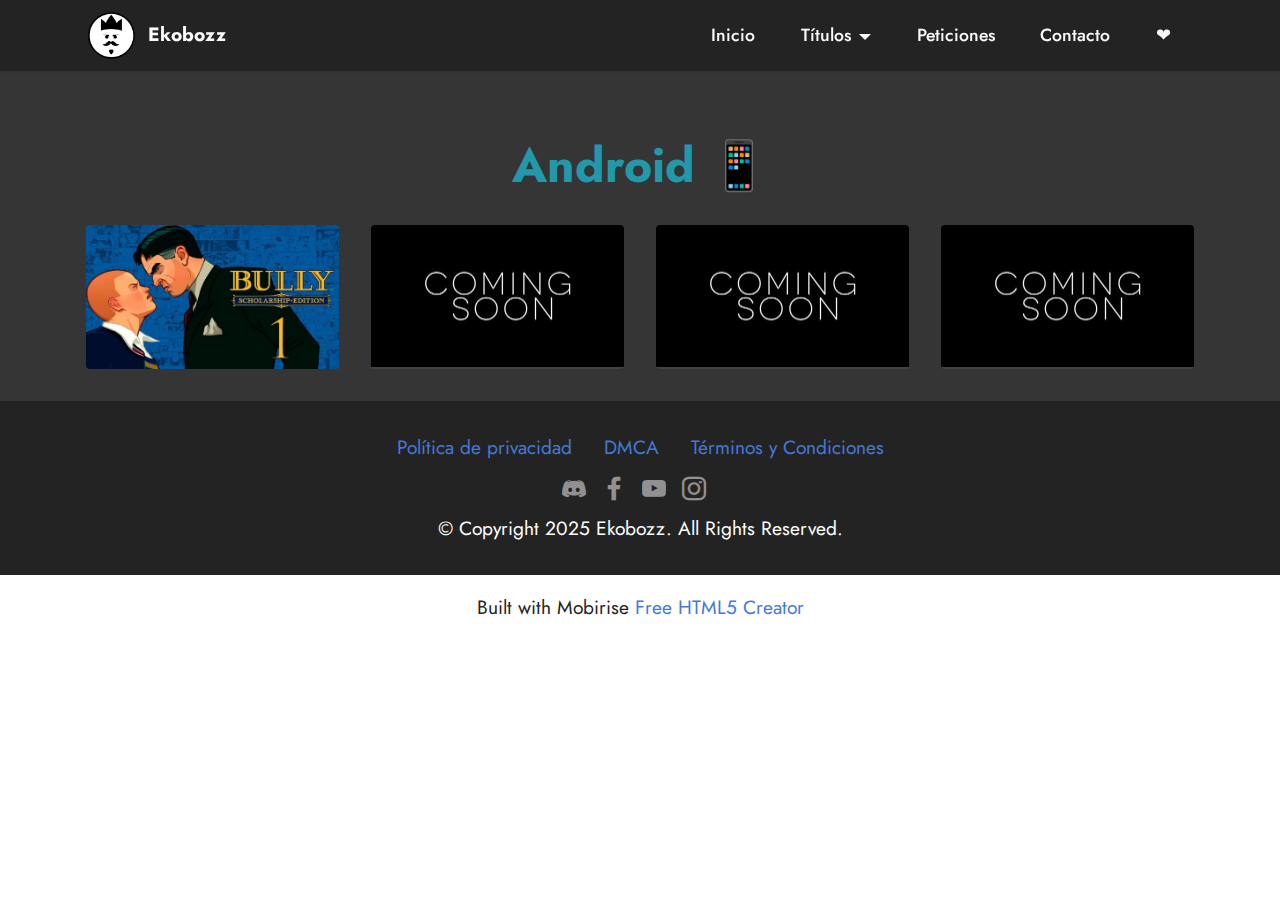
<file: page7.html>
<!DOCTYPE html>
<html  >
<head>
  <!-- Site made with Mobirise Website Builder v5.6.11, https://mobirise.com -->
  <meta charset="UTF-8">
  <meta http-equiv="X-UA-Compatible" content="IE=edge">
  <meta name="generator" content="Mobirise v5.6.11, mobirise.com">
  <meta name="twitter:card" content="summary_large_image"/>
  <meta name="twitter:image:src" content="">
  <meta property="og:image" content="">
  <meta name="twitter:title" content="android">
  <meta name="viewport" content="width=device-width, initial-scale=1, minimum-scale=1">
  <link rel="shortcut icon" href="assets/images/logo.png" type="image/x-icon">
  <meta name="description" content="">
  
  
  <title>android</title>
  <link rel="stylesheet" href="assets/web/assets/mobirise-icons2/mobirise2.css">
  <link rel="stylesheet" href="assets/bootstrap/css/bootstrap.min.css">
  <link rel="stylesheet" href="assets/bootstrap/css/bootstrap-grid.min.css">
  <link rel="stylesheet" href="assets/bootstrap/css/bootstrap-reboot.min.css">
  <link rel="stylesheet" href="assets/dropdown/css/style.css">
  <link rel="stylesheet" href="assets/socicon/css/styles.css">
  <link rel="stylesheet" href="assets/theme/css/style.css">
  <link rel="preload" href="https://fonts.googleapis.com/css?family=Jost:100,200,300,400,500,600,700,800,900,100i,200i,300i,400i,500i,600i,700i,800i,900i&display=swap" as="style" onload="this.onload=null;this.rel='stylesheet'">
  <noscript><link rel="stylesheet" href="https://fonts.googleapis.com/css?family=Jost:100,200,300,400,500,600,700,800,900,100i,200i,300i,400i,500i,600i,700i,800i,900i&display=swap"></noscript>
  <link rel="preload" as="style" href="assets/mobirise/css/mbr-additional.css"><link rel="stylesheet" href="assets/mobirise/css/mbr-additional.css" type="text/css">
  
  
  
  
</head>
<body>
  
  <section data-bs-version="5.1" class="menu menu2 cid-tbWUtJ8Cew" once="menu" id="menu2-17">
    
    <nav class="navbar navbar-dropdown navbar-fixed-top navbar-expand-lg">
        <div class="container">
            <div class="navbar-brand">
                <span class="navbar-logo">
                    
                        <a href="https://www.youtube.com/channel/UCyO3H9w9QXUjl1ZYpX5EP-Q?sub_confirmation=1" target="_blank"><img src="assets/images/logo.png" alt="Logo" style="height: 3rem;"></a>
                    
                </span>
                <span class="navbar-caption-wrap"><a class="navbar-caption text-white text-primary display-7" href="https://www.youtube.com/channel/UCyO3H9w9QXUjl1ZYpX5EP-Q?sub_confirmation=1" target="_blank">Ekobozz</a></span>
            </div>
            <button class="navbar-toggler" type="button" data-toggle="collapse" data-bs-toggle="collapse" data-target="#navbarSupportedContent" data-bs-target="#navbarSupportedContent" aria-controls="navbarNavAltMarkup" aria-expanded="false" aria-label="Toggle navigation">
                <div class="hamburger">
                    <span></span>
                    <span></span>
                    <span></span>
                    <span></span>
                </div>
            </button>
            <div class="collapse navbar-collapse" id="navbarSupportedContent">
                <ul class="navbar-nav nav-dropdown nav-right" data-app-modern-menu="true"><li class="nav-item"><a class="nav-link link text-white display-4" href="index.html#header3-1">Inicio</a></li>
                    <li class="nav-item dropdown"><a class="nav-link link dropdown-toggle text-white display-4" href="https://mobiri.se" data-toggle="dropdown-submenu" data-bs-toggle="dropdown" data-bs-auto-close="outside" aria-expanded="false">Títulos</a><div class="dropdown-menu" aria-labelledby="dropdown-377"><a class="dropdown-item text-white display-4" href="page7.html#gallery3-1g">Android</a><a class="show dropdown-item text-white display-4" href="page8.html#gallery3-1i">PC</a><a class="show dropdown-item text-white display-4" href="page9.html#gallery3-1j">Software</a></div></li>
                    <li class="nav-item"><a class="nav-link link text-white display-4" href="page4.html#form5-19">Peticiones</a></li><li class="nav-item"><a class="nav-link link text-white display-4" href="page5.html#form5-1d">Contacto</a>
                    </li><li class="nav-item"><a class="nav-link link text-white text-primary display-4" href="https://www.youtube.com/channel/UCyO3H9w9QXUjl1ZYpX5EP-Q?sub_confirmation=1" target="_blank">❤</a></li></ul>
                
                
            </div>
        </div>
    </nav>
</section>

<section data-bs-version="5.1" class="gallery3 cid-tbX6kQvfZv" id="gallery3-1g">
    
    
    <div class="container">
        <div class="mbr-section-head">
            <h4 class="mbr-section-title mbr-fonts-style align-center mb-0 display-2">
                <strong>Android </strong>📱<strong>​</strong></h4>
            
        </div>
        <div class="row mt-4">
            <div class="item features-image сol-12 col-md-6 col-lg-3">
                <div class="item-wrapper">
                    <div class="item-img">
                        <a href="page13.html#header11-2j"><img src="assets/images/bully-3-1181x664.jpeg" alt="portada bully ae"></a>
                    </div>
                    
                    
                </div>
            </div>
            <div class="item features-image сol-12 col-md-6 col-lg-3">
                <div class="item-wrapper">
                    <div class="item-img">
                        <img src="assets/images/coming-soon-506x285.jpg" alt="portada coming soon">
                    </div>
                    
                    
                </div>
            </div>
            <div class="item features-image сol-12 col-md-6 col-lg-3">
                <div class="item-wrapper">
                    <div class="item-img">
                        <img src="assets/images/coming-soon-506x285.jpg" alt="portada coming soon">
                    </div>
                    
                    
                </div>
            </div>
            <div class="item features-image сol-12 col-md-6 col-lg-3">
                <div class="item-wrapper">
                    <div class="item-img">
                        <img src="assets/images/coming-soon-506x285.jpg" alt="portada coming soon" title="">
                    </div>
                    
                    
                </div>
            </div>
        </div>
    </div>
</section>

<section data-bs-version="5.1" class="footer3 cid-tbWUyhyMiZ" once="footers" id="footer3-18">

    

    

    <div class="container">
        <div class="media-container-row align-center mbr-white">
            <div class="row row-links">
                <ul class="foot-menu">
                    
                    
                    
                    
                    
                <li class="foot-menu-item mbr-fonts-style display-7"><a href="page1.html#content5-u" class="text-primary">Política de privacidad</a></li><li class="foot-menu-item mbr-fonts-style display-7">
                        <a class="text-primary" href="page2.html#content5-y">DMCA</a>
                    </li><li class="foot-menu-item mbr-fonts-style display-7"><a href="page3.html#content5-11" class="text-primary">Términos y Condiciones</a></li></ul>
            </div>
            <div class="row social-row">
                <div class="social-list align-right pb-2">
                    
                    
                    
                    
                    
                    
                <div class="soc-item">
                        <a href="index.html#contacts4-f">
                            <span class="mbr-iconfont mbr-iconfont-social socicon-discord socicon"></span>
                        </a>
                    </div><div class="soc-item">
                        <a href="index.html#contacts4-f">
                            <span class="mbr-iconfont mbr-iconfont-social socicon-facebook socicon"></span>
                        </a>
                    </div><div class="soc-item">
                        <a href="https://www.youtube.com/channel/UCyO3H9w9QXUjl1ZYpX5EP-Q?sub_confirmation=1" target="_blank">
                            <span class="mbr-iconfont mbr-iconfont-social socicon-youtube socicon"></span>
                        </a>
                    </div><div class="soc-item">
                        <a href="index.html#contacts4-f">
                            <span class="mbr-iconfont mbr-iconfont-social socicon-instagram socicon"></span>
                        </a>
                    </div></div>
            </div>
            <div class="row row-copirayt">
                <p class="mbr-text mb-0 mbr-fonts-style mbr-white align-center display-7">
                    © Copyright 2025 Ekobozz. All Rights Reserved.
                </p>
            </div>
        </div>
    </div>
</section><section class="display-7" style="padding: 0;align-items: center;justify-content: center;flex-wrap: wrap;    align-content: center;display: flex;position: relative;height: 4rem;"><a href="https://mobiri.se/2694290" style="flex: 1 1;height: 4rem;position: absolute;width: 100%;z-index: 1;"><img alt="" style="height: 4rem;" src="[data-uri]"></a><p style="margin: 0;text-align: center;" class="display-7">Built with Mobirise &#8204;</p><a style="z-index:1" href="https://mobirise.com/html-builder.html">Free HTML5 Creator</a></section><script src="assets/bootstrap/js/bootstrap.bundle.min.js"></script>  <script src="assets/smoothscroll/smooth-scroll.js"></script>  <script src="assets/ytplayer/index.js"></script>  <script src="assets/dropdown/js/navbar-dropdown.js"></script>  <script src="assets/theme/js/script.js"></script>  
  
  
</body>
</html>
</file>
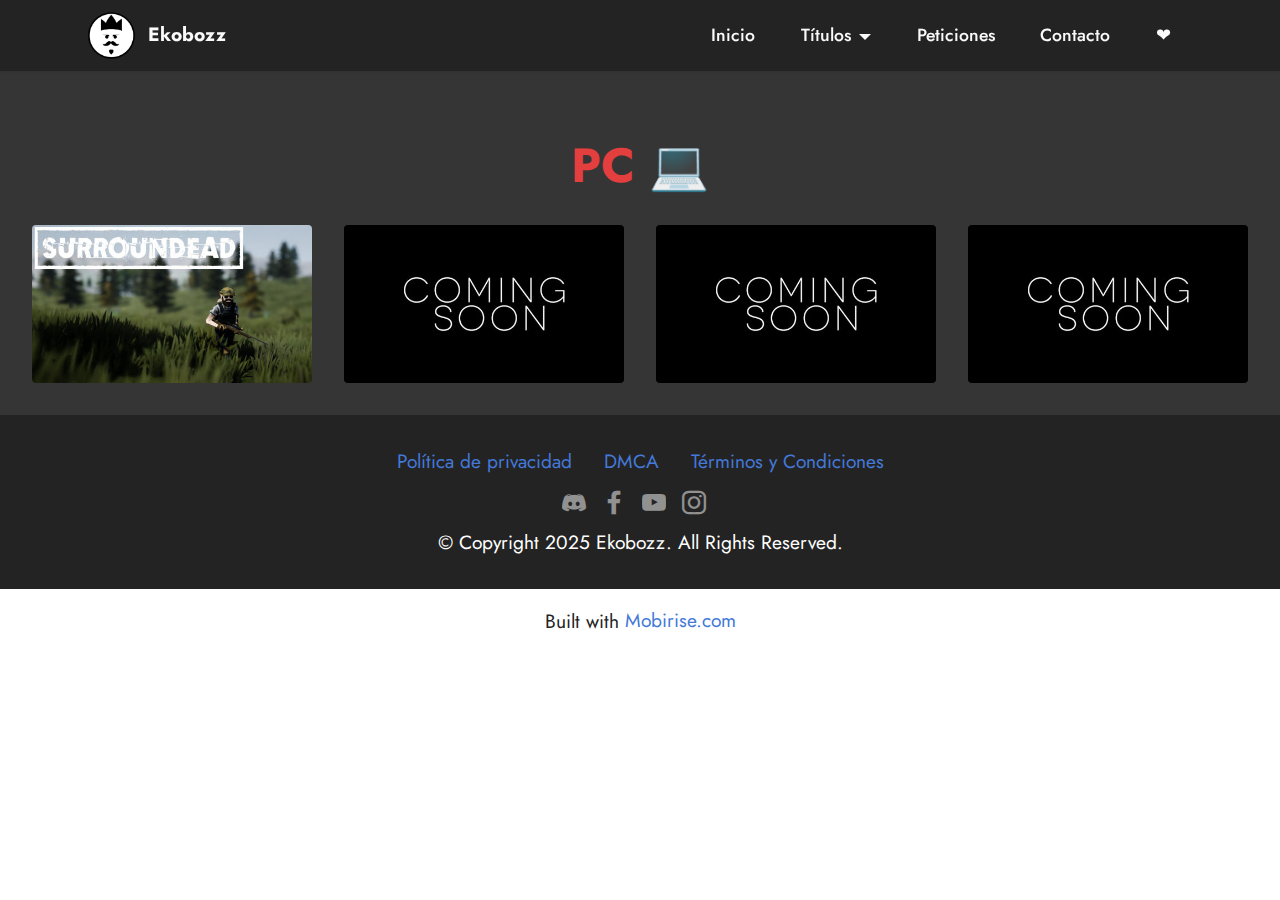
<file: page8.html>
<!DOCTYPE html>
<html  >
<head>
  <!-- Site made with Mobirise Website Builder v5.6.11, https://mobirise.com -->
  <meta charset="UTF-8">
  <meta http-equiv="X-UA-Compatible" content="IE=edge">
  <meta name="generator" content="Mobirise v5.6.11, mobirise.com">
  <meta name="twitter:card" content="summary_large_image"/>
  <meta name="twitter:image:src" content="">
  <meta property="og:image" content="">
  <meta name="twitter:title" content="pc">
  <meta name="viewport" content="width=device-width, initial-scale=1, minimum-scale=1">
  <link rel="shortcut icon" href="assets/images/logo.png" type="image/x-icon">
  <meta name="description" content="">
  
  
  <title>pc</title>
  <link rel="stylesheet" href="assets/web/assets/mobirise-icons2/mobirise2.css">
  <link rel="stylesheet" href="assets/bootstrap/css/bootstrap.min.css">
  <link rel="stylesheet" href="assets/bootstrap/css/bootstrap-grid.min.css">
  <link rel="stylesheet" href="assets/bootstrap/css/bootstrap-reboot.min.css">
  <link rel="stylesheet" href="assets/dropdown/css/style.css">
  <link rel="stylesheet" href="assets/socicon/css/styles.css">
  <link rel="stylesheet" href="assets/theme/css/style.css">
  <link rel="preload" href="https://fonts.googleapis.com/css?family=Jost:100,200,300,400,500,600,700,800,900,100i,200i,300i,400i,500i,600i,700i,800i,900i&display=swap" as="style" onload="this.onload=null;this.rel='stylesheet'">
  <noscript><link rel="stylesheet" href="https://fonts.googleapis.com/css?family=Jost:100,200,300,400,500,600,700,800,900,100i,200i,300i,400i,500i,600i,700i,800i,900i&display=swap"></noscript>
  <link rel="preload" as="style" href="assets/mobirise/css/mbr-additional.css"><link rel="stylesheet" href="assets/mobirise/css/mbr-additional.css" type="text/css">
  
  
  
  
</head>
<body>
  
  <section data-bs-version="5.1" class="menu menu2 cid-tbWUtJ8Cew" once="menu" id="menu2-17">
    
    <nav class="navbar navbar-dropdown navbar-fixed-top navbar-expand-lg">
        <div class="container">
            <div class="navbar-brand">
                <span class="navbar-logo">
                    
                        <a href="https://www.youtube.com/channel/UCyO3H9w9QXUjl1ZYpX5EP-Q?sub_confirmation=1" target="_blank"><img src="assets/images/logo.png" alt="Logo" style="height: 3rem;"></a>
                    
                </span>
                <span class="navbar-caption-wrap"><a class="navbar-caption text-white text-primary display-7" href="https://www.youtube.com/channel/UCyO3H9w9QXUjl1ZYpX5EP-Q?sub_confirmation=1" target="_blank">Ekobozz</a></span>
            </div>
            <button class="navbar-toggler" type="button" data-toggle="collapse" data-bs-toggle="collapse" data-target="#navbarSupportedContent" data-bs-target="#navbarSupportedContent" aria-controls="navbarNavAltMarkup" aria-expanded="false" aria-label="Toggle navigation">
                <div class="hamburger">
                    <span></span>
                    <span></span>
                    <span></span>
                    <span></span>
                </div>
            </button>
            <div class="collapse navbar-collapse" id="navbarSupportedContent">
                <ul class="navbar-nav nav-dropdown nav-right" data-app-modern-menu="true"><li class="nav-item"><a class="nav-link link text-white display-4" href="index.html#header3-1">Inicio</a></li>
                    <li class="nav-item dropdown"><a class="nav-link link dropdown-toggle text-white display-4" href="https://mobiri.se" data-toggle="dropdown-submenu" data-bs-toggle="dropdown" data-bs-auto-close="outside" aria-expanded="false">Títulos</a><div class="dropdown-menu" aria-labelledby="dropdown-377"><a class="dropdown-item text-white display-4" href="page7.html#gallery3-1g">Android</a><a class="show dropdown-item text-white display-4" href="page8.html#gallery3-1i">PC</a><a class="show dropdown-item text-white display-4" href="page9.html#gallery3-1j">Software</a></div></li>
                    <li class="nav-item"><a class="nav-link link text-white display-4" href="page4.html#form5-19">Peticiones</a></li><li class="nav-item"><a class="nav-link link text-white display-4" href="page5.html#form5-1d">Contacto</a>
                    </li><li class="nav-item"><a class="nav-link link text-white text-primary display-4" href="https://www.youtube.com/channel/UCyO3H9w9QXUjl1ZYpX5EP-Q?sub_confirmation=1" target="_blank">❤</a></li></ul>
                
                
            </div>
        </div>
    </nav>
</section>

<section data-bs-version="5.1" class="gallery3 cid-tbXruZVzXV" id="gallery3-1i">
    
    
    <div class="container-fluid">
        <div class="mbr-section-head">
            <h4 class="mbr-section-title mbr-fonts-style align-center mb-0 display-2">
                <strong>PC </strong>💻<strong>​</strong></h4>
            
        </div>
        <div class="row mt-4">
            <div class="item features-image сol-12 col-md-6 col-lg-3">
                <div class="item-wrapper">
                    <div class="item-img">
                        <a href="page11.html#header11-1v"><img src="assets/images/surroundead-cover-yyc-506x285.jpg" alt="portada coming soon"></a>
                    </div>
                    
                    
                </div>
            </div>
            <div class="item features-image сol-12 col-md-6 col-lg-3">
                <div class="item-wrapper">
                    <div class="item-img">
                        <img src="assets/images/coming-soon-506x285.jpg" alt="portada bully ae">
                    </div>
                    
                    
                </div>
            </div>
            <div class="item features-image сol-12 col-md-6 col-lg-3">
                <div class="item-wrapper">
                    <div class="item-img">
                        <img src="assets/images/coming-soon-506x285.jpg" alt="portada coming soon">
                    </div>
                    
                    
                </div>
            </div>
            <div class="item features-image сol-12 col-md-6 col-lg-3">
                <div class="item-wrapper">
                    <div class="item-img">
                        <img src="assets/images/coming-soon-506x285.jpg" alt="portada coming soon" title="">
                    </div>
                    
                    
                </div>
            </div>
        </div>
    </div>
</section>

<section data-bs-version="5.1" class="footer3 cid-tbWUyhyMiZ" once="footers" id="footer3-18">

    

    

    <div class="container">
        <div class="media-container-row align-center mbr-white">
            <div class="row row-links">
                <ul class="foot-menu">
                    
                    
                    
                    
                    
                <li class="foot-menu-item mbr-fonts-style display-7"><a href="page1.html#content5-u" class="text-primary">Política de privacidad</a></li><li class="foot-menu-item mbr-fonts-style display-7">
                        <a class="text-primary" href="page2.html#content5-y">DMCA</a>
                    </li><li class="foot-menu-item mbr-fonts-style display-7"><a href="page3.html#content5-11" class="text-primary">Términos y Condiciones</a></li></ul>
            </div>
            <div class="row social-row">
                <div class="social-list align-right pb-2">
                    
                    
                    
                    
                    
                    
                <div class="soc-item">
                        <a href="index.html#contacts4-f">
                            <span class="mbr-iconfont mbr-iconfont-social socicon-discord socicon"></span>
                        </a>
                    </div><div class="soc-item">
                        <a href="index.html#contacts4-f">
                            <span class="mbr-iconfont mbr-iconfont-social socicon-facebook socicon"></span>
                        </a>
                    </div><div class="soc-item">
                        <a href="https://www.youtube.com/channel/UCyO3H9w9QXUjl1ZYpX5EP-Q?sub_confirmation=1" target="_blank">
                            <span class="mbr-iconfont mbr-iconfont-social socicon-youtube socicon"></span>
                        </a>
                    </div><div class="soc-item">
                        <a href="index.html#contacts4-f">
                            <span class="mbr-iconfont mbr-iconfont-social socicon-instagram socicon"></span>
                        </a>
                    </div></div>
            </div>
            <div class="row row-copirayt">
                <p class="mbr-text mb-0 mbr-fonts-style mbr-white align-center display-7">
                    © Copyright 2025 Ekobozz. All Rights Reserved.
                </p>
            </div>
        </div>
    </div>
</section><section class="display-7" style="padding: 0;align-items: center;justify-content: center;flex-wrap: wrap;    align-content: center;display: flex;position: relative;height: 4rem;"><a href="https://mobiri.se/2694290" style="flex: 1 1;height: 4rem;position: absolute;width: 100%;z-index: 1;"><img alt="" style="height: 4rem;" src="[data-uri]"></a><p style="margin: 0;text-align: center;" class="display-7">Built with &#8204;</p><a style="z-index:1" href="https://mobirise.com">Mobirise.com </a></section><script src="assets/bootstrap/js/bootstrap.bundle.min.js"></script>  <script src="assets/smoothscroll/smooth-scroll.js"></script>  <script src="assets/ytplayer/index.js"></script>  <script src="assets/dropdown/js/navbar-dropdown.js"></script>  <script src="assets/theme/js/script.js"></script>  
  
  
</body>
</html>
</file>
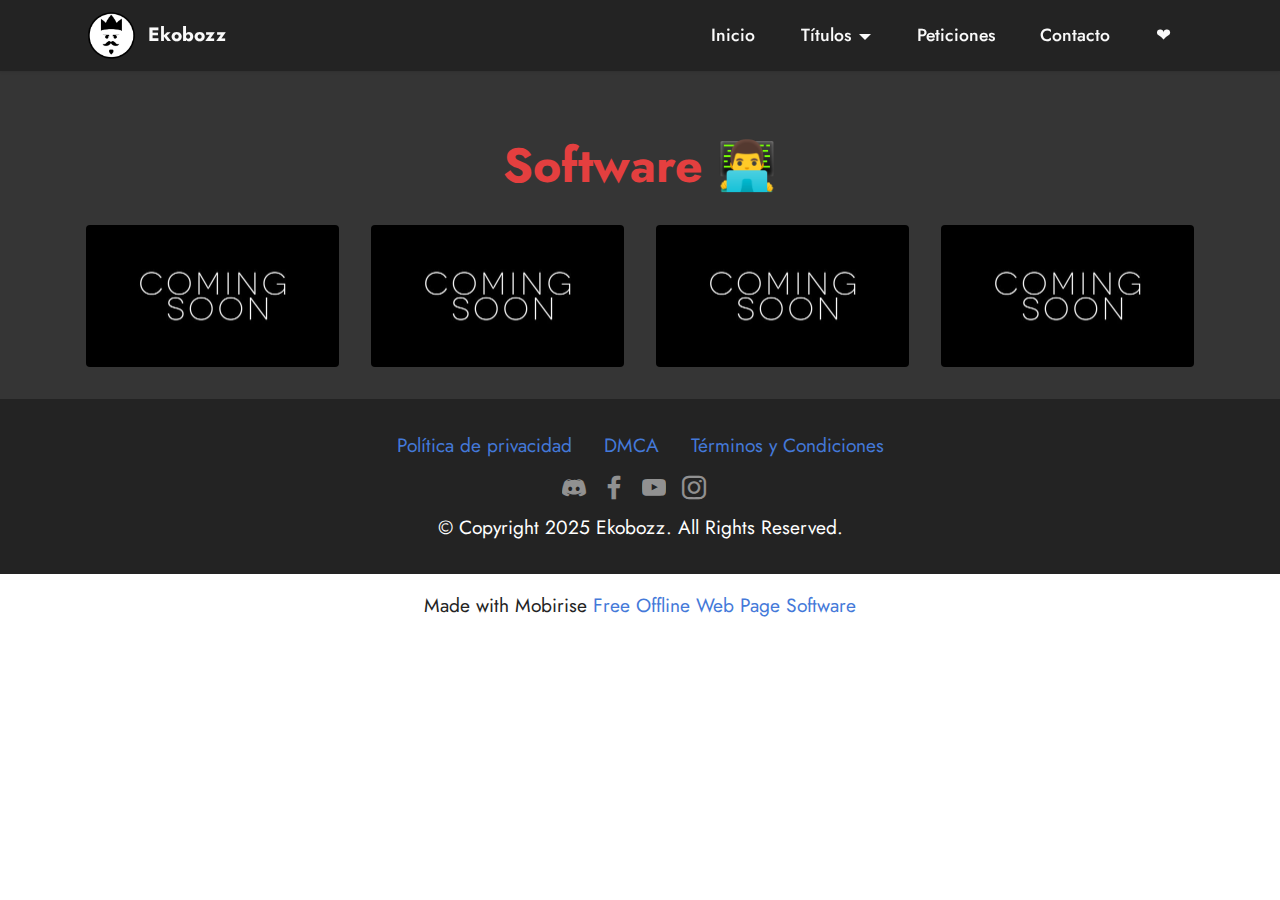
<file: page9.html>
<!DOCTYPE html>
<html  >
<head>
  <!-- Site made with Mobirise Website Builder v5.6.11, https://mobirise.com -->
  <meta charset="UTF-8">
  <meta http-equiv="X-UA-Compatible" content="IE=edge">
  <meta name="generator" content="Mobirise v5.6.11, mobirise.com">
  <meta name="twitter:card" content="summary_large_image"/>
  <meta name="twitter:image:src" content="">
  <meta property="og:image" content="">
  <meta name="twitter:title" content="software">
  <meta name="viewport" content="width=device-width, initial-scale=1, minimum-scale=1">
  <link rel="shortcut icon" href="assets/images/logo.png" type="image/x-icon">
  <meta name="description" content="">
  
  
  <title>software</title>
  <link rel="stylesheet" href="assets/web/assets/mobirise-icons2/mobirise2.css">
  <link rel="stylesheet" href="assets/bootstrap/css/bootstrap.min.css">
  <link rel="stylesheet" href="assets/bootstrap/css/bootstrap-grid.min.css">
  <link rel="stylesheet" href="assets/bootstrap/css/bootstrap-reboot.min.css">
  <link rel="stylesheet" href="assets/dropdown/css/style.css">
  <link rel="stylesheet" href="assets/socicon/css/styles.css">
  <link rel="stylesheet" href="assets/theme/css/style.css">
  <link rel="preload" href="https://fonts.googleapis.com/css?family=Jost:100,200,300,400,500,600,700,800,900,100i,200i,300i,400i,500i,600i,700i,800i,900i&display=swap" as="style" onload="this.onload=null;this.rel='stylesheet'">
  <noscript><link rel="stylesheet" href="https://fonts.googleapis.com/css?family=Jost:100,200,300,400,500,600,700,800,900,100i,200i,300i,400i,500i,600i,700i,800i,900i&display=swap"></noscript>
  <link rel="preload" as="style" href="assets/mobirise/css/mbr-additional.css"><link rel="stylesheet" href="assets/mobirise/css/mbr-additional.css" type="text/css">
  
  
  
  
</head>
<body>
  
  <section data-bs-version="5.1" class="menu menu2 cid-tbWUtJ8Cew" once="menu" id="menu2-17">
    
    <nav class="navbar navbar-dropdown navbar-fixed-top navbar-expand-lg">
        <div class="container">
            <div class="navbar-brand">
                <span class="navbar-logo">
                    
                        <a href="https://www.youtube.com/channel/UCyO3H9w9QXUjl1ZYpX5EP-Q?sub_confirmation=1" target="_blank"><img src="assets/images/logo.png" alt="Logo" style="height: 3rem;"></a>
                    
                </span>
                <span class="navbar-caption-wrap"><a class="navbar-caption text-white text-primary display-7" href="https://www.youtube.com/channel/UCyO3H9w9QXUjl1ZYpX5EP-Q?sub_confirmation=1" target="_blank">Ekobozz</a></span>
            </div>
            <button class="navbar-toggler" type="button" data-toggle="collapse" data-bs-toggle="collapse" data-target="#navbarSupportedContent" data-bs-target="#navbarSupportedContent" aria-controls="navbarNavAltMarkup" aria-expanded="false" aria-label="Toggle navigation">
                <div class="hamburger">
                    <span></span>
                    <span></span>
                    <span></span>
                    <span></span>
                </div>
            </button>
            <div class="collapse navbar-collapse" id="navbarSupportedContent">
                <ul class="navbar-nav nav-dropdown nav-right" data-app-modern-menu="true"><li class="nav-item"><a class="nav-link link text-white display-4" href="index.html#header3-1">Inicio</a></li>
                    <li class="nav-item dropdown"><a class="nav-link link dropdown-toggle text-white display-4" href="https://mobiri.se" data-toggle="dropdown-submenu" data-bs-toggle="dropdown" data-bs-auto-close="outside" aria-expanded="false">Títulos</a><div class="dropdown-menu" aria-labelledby="dropdown-377"><a class="dropdown-item text-white display-4" href="page7.html#gallery3-1g">Android</a><a class="show dropdown-item text-white display-4" href="page8.html#gallery3-1i">PC</a><a class="show dropdown-item text-white display-4" href="page9.html#gallery3-1j">Software</a></div></li>
                    <li class="nav-item"><a class="nav-link link text-white display-4" href="page4.html#form5-19">Peticiones</a></li><li class="nav-item"><a class="nav-link link text-white display-4" href="page5.html#form5-1d">Contacto</a>
                    </li><li class="nav-item"><a class="nav-link link text-white text-primary display-4" href="https://www.youtube.com/channel/UCyO3H9w9QXUjl1ZYpX5EP-Q?sub_confirmation=1" target="_blank">❤</a></li></ul>
                
                
            </div>
        </div>
    </nav>
</section>

<section data-bs-version="5.1" class="gallery3 cid-tbXs4k1SZN" id="gallery3-1j">
    
    
    <div class="container">
        <div class="mbr-section-head">
            <h4 class="mbr-section-title mbr-fonts-style align-center mb-0 display-2">
                <strong>Software </strong>👨‍💻<strong>​</strong></h4>
            
        </div>
        <div class="row mt-4">
            <div class="item features-image сol-12 col-md-6 col-lg-3">
                <div class="item-wrapper">
                    <div class="item-img">
                        <img src="assets/images/coming-soon-506x285.jpg" alt="portada coming soon">
                    </div>
                    
                    
                </div>
            </div>
            <div class="item features-image сol-12 col-md-6 col-lg-3">
                <div class="item-wrapper">
                    <div class="item-img">
                        <img src="assets/images/coming-soon-506x285.jpg" alt="portada coming soon">
                    </div>
                    
                    
                </div>
            </div>
            <div class="item features-image сol-12 col-md-6 col-lg-3">
                <div class="item-wrapper">
                    <div class="item-img">
                        <img src="assets/images/coming-soon-506x285.jpg" alt="portada coming soon">
                    </div>
                    
                    
                </div>
            </div>
            <div class="item features-image сol-12 col-md-6 col-lg-3">
                <div class="item-wrapper">
                    <div class="item-img">
                        <img src="assets/images/coming-soon-506x285.jpg" alt="portada coming soon" title="">
                    </div>
                    
                    
                </div>
            </div>
        </div>
    </div>
</section>

<section data-bs-version="5.1" class="footer3 cid-tbWUyhyMiZ" once="footers" id="footer3-18">

    

    

    <div class="container">
        <div class="media-container-row align-center mbr-white">
            <div class="row row-links">
                <ul class="foot-menu">
                    
                    
                    
                    
                    
                <li class="foot-menu-item mbr-fonts-style display-7"><a href="page1.html#content5-u" class="text-primary">Política de privacidad</a></li><li class="foot-menu-item mbr-fonts-style display-7">
                        <a class="text-primary" href="page2.html#content5-y">DMCA</a>
                    </li><li class="foot-menu-item mbr-fonts-style display-7"><a href="page3.html#content5-11" class="text-primary">Términos y Condiciones</a></li></ul>
            </div>
            <div class="row social-row">
                <div class="social-list align-right pb-2">
                    
                    
                    
                    
                    
                    
                <div class="soc-item">
                        <a href="index.html#contacts4-f">
                            <span class="mbr-iconfont mbr-iconfont-social socicon-discord socicon"></span>
                        </a>
                    </div><div class="soc-item">
                        <a href="index.html#contacts4-f">
                            <span class="mbr-iconfont mbr-iconfont-social socicon-facebook socicon"></span>
                        </a>
                    </div><div class="soc-item">
                        <a href="https://www.youtube.com/channel/UCyO3H9w9QXUjl1ZYpX5EP-Q?sub_confirmation=1" target="_blank">
                            <span class="mbr-iconfont mbr-iconfont-social socicon-youtube socicon"></span>
                        </a>
                    </div><div class="soc-item">
                        <a href="index.html#contacts4-f">
                            <span class="mbr-iconfont mbr-iconfont-social socicon-instagram socicon"></span>
                        </a>
                    </div></div>
            </div>
            <div class="row row-copirayt">
                <p class="mbr-text mb-0 mbr-fonts-style mbr-white align-center display-7">
                    © Copyright 2025 Ekobozz. All Rights Reserved.
                </p>
            </div>
        </div>
    </div>
</section><section class="display-7" style="padding: 0;align-items: center;justify-content: center;flex-wrap: wrap;    align-content: center;display: flex;position: relative;height: 4rem;"><a href="https://mobiri.se/2694290" style="flex: 1 1;height: 4rem;position: absolute;width: 100%;z-index: 1;"><img alt="" style="height: 4rem;" src="[data-uri]"></a><p style="margin: 0;text-align: center;" class="display-7">Made with Mobirise &#8204;</p><a style="z-index:1" href="https://mobirise.com/offline-website-builder.html">Free Offline Web Page Software</a></section><script src="assets/bootstrap/js/bootstrap.bundle.min.js"></script>  <script src="assets/smoothscroll/smooth-scroll.js"></script>  <script src="assets/ytplayer/index.js"></script>  <script src="assets/dropdown/js/navbar-dropdown.js"></script>  <script src="assets/theme/js/script.js"></script>  
  
  
</body>
</html>
</file>
<file: assets/web/assets/mobirise-icons2/mobirise2.css>
@font-face {
  font-family: 'Moririse2';
  font-display: swap;
  src:  url('mobirise2.eot?f2bix4');
  src:  url('mobirise2.eot?f2bix4#iefix') format('embedded-opentype'),
    url('mobirise2.ttf?f2bix4') format('truetype'),
    url('mobirise2.woff?f2bix4') format('woff'),
    url('mobirise2.svg?f2bix4#mobirise2') format('svg');
  font-weight: normal;
  font-style: normal;
}

[class^="mobi-"], [class*=" mobi-"] {
  /* use !important to prevent issues with browser extensions that change fonts */
  font-family: 'Moririse2' !important;
  speak: none;
  font-style: normal;
  font-weight: normal;
  font-variant: normal;
  text-transform: none;
  line-height: 1;

  /* Better Font Rendering =========== */
  -webkit-font-smoothing: antialiased;
  -moz-osx-font-smoothing: grayscale;
}

.mobi-mbri-add-submenu:before {
  content: "\e900";
}
.mobi-mbri-alert:before {
  content: "\e901";
}
.mobi-mbri-align-center:before {
  content: "\e902";
}
.mobi-mbri-align-justify:before {
  content: "\e903";
}
.mobi-mbri-align-left:before {
  content: "\e904";
}
.mobi-mbri-align-right:before {
  content: "\e905";
}
.mobi-mbri-android:before {
  content: "\e906";
}
.mobi-mbri-apple:before {
  content: "\e907";
}
.mobi-mbri-arrow-down:before {
  content: "\e908";
}
.mobi-mbri-arrow-next:before {
  content: "\e909";
}
.mobi-mbri-arrow-prev:before {
  content: "\e90a";
}
.mobi-mbri-arrow-up:before {
  content: "\e90b";
}
.mobi-mbri-bold:before {
  content: "\e90c";
}
.mobi-mbri-bookmark:before {
  content: "\e90d";
}
.mobi-mbri-bootstrap:before {
  content: "\e90e";
}
.mobi-mbri-briefcase:before {
  content: "\e90f";
}
.mobi-mbri-browse:before {
  content: "\e910";
}
.mobi-mbri-bulleted-list:before {
  content: "\e911";
}
.mobi-mbri-calendar:before {
  content: "\e912";
}
.mobi-mbri-camera:before {
  content: "\e913";
}
.mobi-mbri-cart-add:before {
  content: "\e914";
}
.mobi-mbri-cart-full:before {
  content: "\e915";
}
.mobi-mbri-cash:before {
  content: "\e916";
}
.mobi-mbri-change-style:before {
  content: "\e917";
}
.mobi-mbri-chat:before {
  content: "\e918";
}
.mobi-mbri-clock:before {
  content: "\e919";
}
.mobi-mbri-close:before {
  content: "\e91a";
}
.mobi-mbri-cloud:before {
  content: "\e91b";
}
.mobi-mbri-code:before {
  content: "\e91c";
}
.mobi-mbri-contact-form:before {
  content: "\e91d";
}
.mobi-mbri-credit-card:before {
  content: "\e91e";
}
.mobi-mbri-cursor-click:before {
  content: "\e91f";
}
.mobi-mbri-cust-feedback:before {
  content: "\e920";
}
.mobi-mbri-database:before {
  content: "\e921";
}
.mobi-mbri-delivery:before {
  content: "\e922";
}
.mobi-mbri-desktop:before {
  content: "\e923";
}
.mobi-mbri-devices:before {
  content: "\e924";
}
.mobi-mbri-down:before {
  content: "\e925";
}
.mobi-mbri-download-2:before {
  content: "\e926";
}
.mobi-mbri-download:before {
  content: "\e927";
}
.mobi-mbri-drag-n-drop-2:before {
  content: "\e928";
}
.mobi-mbri-drag-n-drop:before {
  content: "\e929";
}
.mobi-mbri-edit-2:before {
  content: "\e92a";
}
.mobi-mbri-edit:before {
  content: "\e92b";
}
.mobi-mbri-error:before {
  content: "\e92c";
}
.mobi-mbri-extension:before {
  content: "\e92d";
}
.mobi-mbri-features:before {
  content: "\e92e";
}
.mobi-mbri-file:before {
  content: "\e92f";
}
.mobi-mbri-flag:before {
  content: "\e930";
}
.mobi-mbri-folder:before {
  content: "\e931";
}
.mobi-mbri-gift:before {
  content: "\e932";
}
.mobi-mbri-github:before {
  content: "\e933";
}
.mobi-mbri-globe-2:before {
  content: "\e934";
}
.mobi-mbri-globe:before {
  content: "\e935";
}
.mobi-mbri-growing-chart:before {
  content: "\e936";
}
.mobi-mbri-hearth:before {
  content: "\e937";
}
.mobi-mbri-help:before {
  content: "\e938";
}
.mobi-mbri-home:before {
  content: "\e939";
}
.mobi-mbri-hot-cup:before {
  content: "\e93a";
}
.mobi-mbri-idea:before {
  content: "\e93b";
}
.mobi-mbri-image-gallery:before {
  content: "\e93c";
}
.mobi-mbri-image-slider:before {
  content: "\e93d";
}
.mobi-mbri-info:before {
  content: "\e93e";
}
.mobi-mbri-italic:before {
  content: "\e93f";
}
.mobi-mbri-key:before {
  content: "\e940";
}
.mobi-mbri-laptop:before {
  content: "\e941";
}
.mobi-mbri-layers:before {
  content: "\e942";
}
.mobi-mbri-left-right:before {
  content: "\e943";
}
.mobi-mbri-left:before {
  content: "\e944";
}
.mobi-mbri-letter:before {
  content: "\e945";
}
.mobi-mbri-like:before {
  content: "\e946";
}
.mobi-mbri-link:before {
  content: "\e947";
}
.mobi-mbri-lock:before {
  content: "\e948";
}
.mobi-mbri-login:before {
  content: "\e949";
}
.mobi-mbri-logout:before {
  content: "\e94a";
}
.mobi-mbri-magic-stick:before {
  content: "\e94b";
}
.mobi-mbri-map-pin:before {
  content: "\e94c";
}
.mobi-mbri-menu:before {
  content: "\e94d";
}
.mobi-mbri-mobile-2:before {
  content: "\e94e";
}
.mobi-mbri-mobile-horizontal:before {
  content: "\e94f";
}
.mobi-mbri-mobile:before {
  content: "\e950";
}
.mobi-mbri-mobirise:before {
  content: "\e951";
}
.mobi-mbri-more-horizontal:before {
  content: "\e952";
}
.mobi-mbri-more-vertical:before {
  content: "\e953";
}
.mobi-mbri-music:before {
  content: "\e954";
}
.mobi-mbri-new-file:before {
  content: "\e955";
}
.mobi-mbri-numbered-list:before {
  content: "\e956";
}
.mobi-mbri-opened-folder:before {
  content: "\e957";
}
.mobi-mbri-pages:before {
  content: "\e958";
}
.mobi-mbri-paper-plane:before {
  content: "\e959";
}
.mobi-mbri-paperclip:before {
  content: "\e95a";
}
.mobi-mbri-phone:before {
  content: "\e95b";
}
.mobi-mbri-photo:before {
  content: "\e95c";
}
.mobi-mbri-photos:before {
  content: "\e95d";
}
.mobi-mbri-pin:before {
  content: "\e95e";
}
.mobi-mbri-play:before {
  content: "\e95f";
}
.mobi-mbri-plus:before {
  content: "\e960";
}
.mobi-mbri-preview:before {
  content: "\e961";
}
.mobi-mbri-print:before {
  content: "\e962";
}
.mobi-mbri-protect:before {
  content: "\e963";
}
.mobi-mbri-question:before {
  content: "\e964";
}
.mobi-mbri-quote-left:before {
  content: "\e965";
}
.mobi-mbri-quote-right:before {
  content: "\e966";
}
.mobi-mbri-redo:before {
  content: "\e967";
}
.mobi-mbri-refresh:before {
  content: "\e968";
}
.mobi-mbri-responsive-2:before {
  content: "\e969";
}
.mobi-mbri-responsive:before {
  content: "\e96a";
}
.mobi-mbri-right:before {
  content: "\e96b";
}
.mobi-mbri-rocket:before {
  content: "\e96c";
}
.mobi-mbri-sad-face:before {
  content: "\e96d";
}
.mobi-mbri-sale:before {
  content: "\e96e";
}
.mobi-mbri-save:before {
  content: "\e96f";
}
.mobi-mbri-search:before {
  content: "\e970";
}
.mobi-mbri-setting-2:before {
  content: "\e971";
}
.mobi-mbri-setting-3:before {
  content: "\e972";
}
.mobi-mbri-setting:before {
  content: "\e973";
}
.mobi-mbri-share:before {
  content: "\e974";
}
.mobi-mbri-shopping-bag:before {
  content: "\e975";
}
.mobi-mbri-shopping-basket:before {
  content: "\e976";
}
.mobi-mbri-shopping-cart:before {
  content: "\e977";
}
.mobi-mbri-sites:before {
  content: "\e978";
}
.mobi-mbri-smile-face:before {
  content: "\e979";
}
.mobi-mbri-speed:before {
  content: "\e97a";
}
.mobi-mbri-star:before {
  content: "\e97b";
}
.mobi-mbri-success:before {
  content: "\e97c";
}
.mobi-mbri-sun:before {
  content: "\e97d";
}
.mobi-mbri-sun2:before {
  content: "\e97e";
}
.mobi-mbri-tablet-vertical:before {
  content: "\e97f";
}
.mobi-mbri-tablet:before {
  content: "\e980";
}
.mobi-mbri-target:before {
  content: "\e981";
}
.mobi-mbri-timer:before {
  content: "\e982";
}
.mobi-mbri-to-ftp:before {
  content: "\e983";
}
.mobi-mbri-to-local-drive:before {
  content: "\e984";
}
.mobi-mbri-touch-swipe:before {
  content: "\e985";
}
.mobi-mbri-touch:before {
  content: "\e986";
}
.mobi-mbri-trash:before {
  content: "\e987";
}
.mobi-mbri-underline:before {
  content: "\e988";
}
.mobi-mbri-undo:before {
  content: "\e989";
}
.mobi-mbri-unlink:before {
  content: "\e98a";
}
.mobi-mbri-unlock:before {
  content: "\e98b";
}
.mobi-mbri-up-down:before {
  content: "\e98c";
}
.mobi-mbri-up:before {
  content: "\e98d";
}
.mobi-mbri-update:before {
  content: "\e98e";
}
.mobi-mbri-upload-2:before {
  content: "\e98f";
}
.mobi-mbri-upload:before {
  content: "\e990";
}
.mobi-mbri-user-2:before {
  content: "\e991";
}
.mobi-mbri-user:before {
  content: "\e992";
}
.mobi-mbri-users:before {
  content: "\e993";
}
.mobi-mbri-video-play:before {
  content: "\e994";
}
.mobi-mbri-video:before {
  content: "\e995";
}
.mobi-mbri-watch:before {
  content: "\e996";
}
.mobi-mbri-website-theme-2:before {
  content: "\e997";
}
.mobi-mbri-website-theme:before {
  content: "\e998";
}
.mobi-mbri-wifi:before {
  content: "\e999";
}
.mobi-mbri-windows:before {
  content: "\e99a";
}
.mobi-mbri-zoom-in:before {
  content: "\e99b";
}
.mobi-mbri-zoom-out:before {
  content: "\e99c";
}
</file>
<file: assets/dropdown/css/style.css>
.navbar-dropdown {
  left: 0;
  padding: 0;
  position: absolute;
  right: 0;
  top: 0;
  transition: all 0.45s ease;
  z-index: 1030;
  background: #282828; }
  .navbar-dropdown .navbar-logo {
    margin-right: 0.8rem;
    transition: margin 0.3s ease-in-out;
    vertical-align: middle; }
    .navbar-dropdown .navbar-logo img {
      height: 3.125rem;
      transition: all 0.3s ease-in-out; }
    .navbar-dropdown .navbar-logo.mbr-iconfont {
      font-size: 3.125rem;
      line-height: 3.125rem; }
  .navbar-dropdown .navbar-caption {
    font-weight: 700;
    white-space: normal;
    vertical-align: -4px;
    line-height: 3.125rem !important; }
    .navbar-dropdown .navbar-caption, .navbar-dropdown .navbar-caption:hover {
      color: inherit;
      text-decoration: none; }
  .navbar-dropdown .mbr-iconfont + .navbar-caption {
    vertical-align: -1px; }
  .navbar-dropdown.navbar-fixed-top {
    position: fixed; }
  .navbar-dropdown .navbar-brand span {
    vertical-align: -4px; }
  .navbar-dropdown.bg-color.transparent {
    background: none; }
  .navbar-dropdown.navbar-short .navbar-brand {
    padding: 0.625rem 0; }
    .navbar-dropdown.navbar-short .navbar-brand span {
      vertical-align: -1px; }
  .navbar-dropdown.navbar-short .navbar-caption {
    line-height: 2.375rem !important;
    vertical-align: -2px; }
  .navbar-dropdown.navbar-short .navbar-logo {
    margin-right: 0.5rem; }
    .navbar-dropdown.navbar-short .navbar-logo img {
      height: 2.375rem; }
    .navbar-dropdown.navbar-short .navbar-logo.mbr-iconfont {
      font-size: 2.375rem;
      line-height: 2.375rem; }
  .navbar-dropdown.navbar-short .mbr-table-cell {
    height: 3.625rem; }
  .navbar-dropdown .navbar-close {
    left: 0.6875rem;
    position: fixed;
    top: 0.75rem;
    z-index: 1000; }
  .navbar-dropdown .hamburger-icon {
    content: "";
    display: inline-block;
    vertical-align: middle;
    width: 16px;
    -webkit-box-shadow: 0 -6px 0 1px #282828,0 0 0 1px #282828,0 6px 0 1px #282828;
    -moz-box-shadow: 0 -6px 0 1px #282828,0 0 0 1px #282828,0 6px 0 1px #282828;
    box-shadow: 0 -6px 0 1px #282828,0 0 0 1px #282828,0 6px 0 1px #282828; }

.dropdown-menu .dropdown-toggle[data-toggle="dropdown-submenu"]::after {
  border-bottom: 0.35em solid transparent;
  border-left: 0.35em solid;
  border-right: 0;
  border-top: 0.35em solid transparent;
  margin-left: 0.3rem; }

.dropdown-menu .dropdown-item:focus {
  outline: 0; }

.nav-dropdown {
  font-size: 0.75rem;
  font-weight: 500;
  height: auto !important; }
  .nav-dropdown .nav-btn {
    padding-left: 1rem; }
  .nav-dropdown .link {
    margin: .667em 1.667em;
    font-weight: 500;
    padding: 0;
    transition: color .2s ease-in-out; }
    .nav-dropdown .link.dropdown-toggle {
      margin-right: 2.583em; }
      .nav-dropdown .link.dropdown-toggle::after {
        margin-left: .25rem;
        border-top: 0.35em solid;
        border-right: 0.35em solid transparent;
        border-left: 0.35em solid transparent;
        border-bottom: 0; }
      .nav-dropdown .link.dropdown-toggle[aria-expanded="true"] {
        margin: 0;
        padding: 0.667em 3.263em  0.667em 1.667em; }
  .nav-dropdown .link::after,
  .nav-dropdown .dropdown-item::after {
    color: inherit; }
  .nav-dropdown .btn {
    font-size: 0.75rem;
    font-weight: 700;
    letter-spacing: 0;
    margin-bottom: 0;
    padding-left: 1.25rem;
    padding-right: 1.25rem; }
  .nav-dropdown .dropdown-menu {
    border-radius: 0;
    border: 0;
    left: 0;
    margin: 0;
    padding-bottom: 1.25rem;
    padding-top: 1.25rem;
    position: relative; }
  .nav-dropdown .dropdown-submenu {
    margin-left: 0.125rem;
    top: 0; }
  .nav-dropdown .dropdown-item {
    font-weight: 500;
    line-height: 2;
    padding: 0.3846em 4.615em 0.3846em 1.5385em;
    position: relative;
    transition: color .2s ease-in-out, background-color .2s ease-in-out; }
    .nav-dropdown .dropdown-item::after {
      margin-top: -0.3077em;
      position: absolute;
      right: 1.1538em;
      top: 50%; }
    .nav-dropdown .dropdown-item:focus, .nav-dropdown .dropdown-item:hover {
      background: none; }

@media (max-width: 767px) {
  .nav-dropdown.navbar-toggleable-sm {
    bottom: 0;
    display: none;
    left: 0;
    overflow-x: hidden;
    position: fixed;
    top: 0;
    transform: translateX(-100%);
    -ms-transform: translateX(-100%);
    -webkit-transform: translateX(-100%);
    width: 18.75rem;
    z-index: 999; } }
.nav-dropdown.navbar-toggleable-xl {
  bottom: 0;
  display: none;
  left: 0;
  overflow-x: hidden;
  position: fixed;
  top: 0;
  transform: translateX(-100%);
  -ms-transform: translateX(-100%);
  -webkit-transform: translateX(-100%);
  width: 18.75rem;
  z-index: 999; }

.nav-dropdown-sm {
  display: block !important;
  overflow-x: hidden;
  overflow: auto;
  padding-top: 3.875rem; }
  .nav-dropdown-sm::after {
    content: "";
    display: block;
    height: 3rem;
    width: 100%; }
  .nav-dropdown-sm.collapse.in ~ .navbar-close {
    display: block !important; }
  .nav-dropdown-sm.collapsing, .nav-dropdown-sm.collapse.in {
    transform: translateX(0);
    -ms-transform: translateX(0);
    -webkit-transform: translateX(0);
    transition: all 0.25s ease-out;
    -webkit-transition: all 0.25s ease-out;
    background: #282828; }
  .nav-dropdown-sm.collapsing[aria-expanded="false"] {
    transform: translateX(-100%);
    -ms-transform: translateX(-100%);
    -webkit-transform: translateX(-100%); }
  .nav-dropdown-sm .nav-item {
    display: block;
    margin-left: 0 !important;
    padding-left: 0; }
  .nav-dropdown-sm .link,
  .nav-dropdown-sm .dropdown-item {
    border-top: 1px dotted rgba(255, 255, 255, 0.1);
    font-size: 0.8125rem;
    line-height: 1.6;
    margin: 0 !important;
    padding: 0.875rem 2.4rem 0.875rem 1.5625rem !important;
    position: relative;
    white-space: normal; }
    .nav-dropdown-sm .link:focus, .nav-dropdown-sm .link:hover,
    .nav-dropdown-sm .dropdown-item:focus,
    .nav-dropdown-sm .dropdown-item:hover {
      background: rgba(0, 0, 0, 0.2) !important;
      color: #c0a375; }
  .nav-dropdown-sm .nav-btn {
    position: relative;
    padding: 1.5625rem 1.5625rem 0 1.5625rem; }
    .nav-dropdown-sm .nav-btn::before {
      border-top: 1px dotted rgba(255, 255, 255, 0.1);
      content: "";
      left: 0;
      position: absolute;
      top: 0;
      width: 100%; }
    .nav-dropdown-sm .nav-btn + .nav-btn {
      padding-top: 0.625rem; }
      .nav-dropdown-sm .nav-btn + .nav-btn::before {
        display: none; }
  .nav-dropdown-sm .btn {
    padding: 0.625rem 0; }
  .nav-dropdown-sm .dropdown-toggle[data-toggle="dropdown-submenu"]::after {
    margin-left: .25rem;
    border-top: 0.35em solid;
    border-right: 0.35em solid transparent;
    border-left: 0.35em solid transparent;
    border-bottom: 0; }
  .nav-dropdown-sm .dropdown-toggle[data-toggle="dropdown-submenu"][aria-expanded="true"]::after {
    border-top: 0;
    border-right: 0.35em solid transparent;
    border-left: 0.35em solid transparent;
    border-bottom: 0.35em solid; }
  .nav-dropdown-sm .dropdown-menu {
    margin: 0;
    padding: 0;
    position: relative;
    top: 0;
    left: 0;
    width: 100%;
    border: 0;
    float: none;
    border-radius: 0;
    background: none; }
  .nav-dropdown-sm .dropdown-submenu {
    left: 100%;
    margin-left: 0.125rem;
    margin-top: -1.25rem;
    top: 0; }

.navbar-toggleable-sm .nav-dropdown .dropdown-menu {
  position: absolute; }

.navbar-toggleable-sm .nav-dropdown .dropdown-submenu {
  left: 100%;
  margin-left: 0.125rem;
  margin-top: -1.25rem;
  top: 0; }

.navbar-toggleable-sm.opened .nav-dropdown .dropdown-menu {
  position: relative; }

.navbar-toggleable-sm.opened .nav-dropdown .dropdown-submenu {
  left: 0;
  margin-left: 00rem;
  margin-top: 0rem;
  top: 0; }

.is-builder .nav-dropdown.collapsing {
  transition: none !important; }
</file>
<file: assets/socicon/css/styles.css>
@charset "UTF-8";

@font-face {
  font-family: 'Socicon';
  src:  url('../fonts/socicon.eot');
  src:  url('../fonts/socicon.eot?#iefix') format('embedded-opentype'),
    url('../fonts/socicon.woff2') format('woff2'),
    url('../fonts/socicon.ttf') format('truetype'),
    url('../fonts/socicon.woff') format('woff'),
    url('../fonts/socicon.svg#socicon') format('svg');
  font-weight: normal;
  font-style: normal;
  font-display: swap;
}

[data-icon]:before {
  font-family: "socicon" !important;
  content: attr(data-icon);
  font-style: normal !important;
  font-weight: normal !important;
  font-variant: normal !important;
  text-transform: none !important;
  speak: none;
  line-height: 1;
  -webkit-font-smoothing: antialiased;
  -moz-osx-font-smoothing: grayscale;
}

[class^="socicon-"], [class*=" socicon-"] {
  /* use !important to prevent issues with browser extensions that change fonts */
  font-family: 'Socicon' !important;
  speak: none;
  font-style: normal;
  font-weight: normal;
  font-variant: normal;
  text-transform: none;
  line-height: 1;

  /* Better Font Rendering =========== */
  -webkit-font-smoothing: antialiased;
  -moz-osx-font-smoothing: grayscale;
}

.socicon-eitaa:before {
  content: "\e97c";
}
.socicon-soroush:before {
  content: "\e97d";
}
.socicon-bale:before {
  content: "\e97e";
}
.socicon-zazzle:before {
  content: "\e97b";
}
.socicon-society6:before {
  content: "\e97a";
}
.socicon-redbubble:before {
  content: "\e979";
}
.socicon-avvo:before {
  content: "\e978";
}
.socicon-stitcher:before {
  content: "\e977";
}
.socicon-googlehangouts:before {
  content: "\e974";
}
.socicon-dlive:before {
  content: "\e975";
}
.socicon-vsco:before {
  content: "\e976";
}
.socicon-flipboard:before {
  content: "\e973";
}
.socicon-ubuntu:before {
  content: "\e958";
}
.socicon-artstation:before {
  content: "\e959";
}
.socicon-invision:before {
  content: "\e95a";
}
.socicon-torial:before {
  content: "\e95b";
}
.socicon-collectorz:before {
  content: "\e95c";
}
.socicon-seenthis:before {
  content: "\e95d";
}
.socicon-googleplaymusic:before {
  content: "\e95e";
}
.socicon-debian:before {
  content: "\e95f";
}
.socicon-filmfreeway:before {
  content: "\e960";
}
.socicon-gnome:before {
  content: "\e961";
}
.socicon-itchio:before {
  content: "\e962";
}
.socicon-jamendo:before {
  content: "\e963";
}
.socicon-mix:before {
  content: "\e964";
}
.socicon-sharepoint:before {
  content: "\e965";
}
.socicon-tinder:before {
  content: "\e966";
}
.socicon-windguru:before {
  content: "\e967";
}
.socicon-cdbaby:before {
  content: "\e968";
}
.socicon-elementaryos:before {
  content: "\e969";
}
.socicon-stage32:before {
  content: "\e96a";
}
.socicon-tiktok:before {
  content: "\e96b";
}
.socicon-gitter:before {
  content: "\e96c";
}
.socicon-letterboxd:before {
  content: "\e96d";
}
.socicon-threema:before {
  content: "\e96e";
}
.socicon-splice:before {
  content: "\e96f";
}
.socicon-metapop:before {
  content: "\e970";
}
.socicon-naver:before {
  content: "\e971";
}
.socicon-remote:before {
  content: "\e972";
}
.socicon-internet:before {
  content: "\e957";
}
.socicon-moddb:before {
  content: "\e94b";
}
.socicon-indiedb:before {
  content: "\e94c";
}
.socicon-traxsource:before {
  content: "\e94d";
}
.socicon-gamefor:before {
  content: "\e94e";
}
.socicon-pixiv:before {
  content: "\e94f";
}
.socicon-myanimelist:before {
  content: "\e950";
}
.socicon-blackberry:before {
  content: "\e951";
}
.socicon-wickr:before {
  content: "\e952";
}
.socicon-spip:before {
  content: "\e953";
}
.socicon-napster:before {
  content: "\e954";
}
.socicon-beatport:before {
  content: "\e955";
}
.socicon-hackerone:before {
  content: "\e956";
}
.socicon-hackernews:before {
  content: "\e946";
}
.socicon-smashwords:before {
  content: "\e947";
}
.socicon-kobo:before {
  content: "\e948";
}
.socicon-bookbub:before {
  content: "\e949";
}
.socicon-mailru:before {
  content: "\e94a";
}
.socicon-gitlab:before {
  content: "\e945";
}
.socicon-instructables:before {
  content: "\e944";
}
.socicon-portfolio:before {
  content: "\e943";
}
.socicon-codered:before {
  content: "\e940";
}
.socicon-origin:before {
  content: "\e941";
}
.socicon-nextdoor:before {
  content: "\e942";
}
.socicon-udemy:before {
  content: "\e93f";
}
.socicon-livemaster:before {
  content: "\e93e";
}
.socicon-crunchbase:before {
  content: "\e93b";
}
.socicon-homefy:before {
  content: "\e93c";
}
.socicon-calendly:before {
  content: "\e93d";
}
.socicon-realtor:before {
  content: "\e90f";
}
.socicon-tidal:before {
  content: "\e910";
}
.socicon-qobuz:before {
  content: "\e911";
}
.socicon-natgeo:before {
  content: "\e912";
}
.socicon-mastodon:before {
  content: "\e913";
}
.socicon-unsplash:before {
  content: "\e914";
}
.socicon-homeadvisor:before {
  content: "\e915";
}
.socicon-angieslist:before {
  content: "\e916";
}
.socicon-codepen:before {
  content: "\e917";
}
.socicon-slack:before {
  content: "\e918";
}
.socicon-openaigym:before {
  content: "\e919";
}
.socicon-logmein:before {
  content: "\e91a";
}
.socicon-fiverr:before {
  content: "\e91b";
}
.socicon-gotomeeting:before {
  content: "\e91c";
}
.socicon-aliexpress:before {
  content: "\e91d";
}
.socicon-guru:before {
  content: "\e91e";
}
.socicon-appstore:before {
  content: "\e91f";
}
.socicon-homes:before {
  content: "\e920";
}
.socicon-zoom:before {
  content: "\e921";
}
.socicon-alibaba:before {
  content: "\e922";
}
.socicon-craigslist:before {
  content: "\e923";
}
.socicon-wix:before {
  content: "\e924";
}
.socicon-redfin:before {
  content: "\e925";
}
.socicon-googlecalendar:before {
  content: "\e926";
}
.socicon-shopify:before {
  content: "\e927";
}
.socicon-freelancer:before {
  content: "\e928";
}
.socicon-seedrs:before {
  content: "\e929";
}
.socicon-bing:before {
  content: "\e92a";
}
.socicon-doodle:before {
  content: "\e92b";
}
.socicon-bonanza:before {
  content: "\e92c";
}
.socicon-squarespace:before {
  content: "\e92d";
}
.socicon-toptal:before {
  content: "\e92e";
}
.socicon-gust:before {
  content: "\e92f";
}
.socicon-ask:before {
  content: "\e930";
}
.socicon-trulia:before {
  content: "\e931";
}
.socicon-loomly:before {
  content: "\e932";
}
.socicon-ghost:before {
  content: "\e933";
}
.socicon-upwork:before {
  content: "\e934";
}
.socicon-fundable:before {
  content: "\e935";
}
.socicon-booking:before {
  content: "\e936";
}
.socicon-googlemaps:before {
  content: "\e937";
}
.socicon-zillow:before {
  content: "\e938";
}
.socicon-niconico:before {
  content: "\e939";
}
.socicon-toneden:before {
  content: "\e93a";
}
.socicon-augment:before {
  content: "\e908";
}
.socicon-bitbucket:before {
  content: "\e909";
}
.socicon-fyuse:before {
  content: "\e90a";
}
.socicon-yt-gaming:before {
  content: "\e90b";
}
.socicon-sketchfab:before {
  content: "\e90c";
}
.socicon-mobcrush:before {
  content: "\e90d";
}
.socicon-microsoft:before {
  content: "\e90e";
}
.socicon-pandora:before {
  content: "\e907";
}
.socicon-messenger:before {
  content: "\e906";
}
.socicon-gamewisp:before {
  content: "\e905";
}
.socicon-bloglovin:before {
  content: "\e904";
}
.socicon-tunein:before {
  content: "\e903";
}
.socicon-gamejolt:before {
  content: "\e901";
}
.socicon-trello:before {
  content: "\e902";
}
.socicon-spreadshirt:before {
  content: "\e900";
}
.socicon-500px:before {
  content: "\e000";
}
.socicon-8tracks:before {
  content: "\e001";
}
.socicon-airbnb:before {
  content: "\e002";
}
.socicon-alliance:before {
  content: "\e003";
}
.socicon-amazon:before {
  content: "\e004";
}
.socicon-amplement:before {
  content: "\e005";
}
.socicon-android:before {
  content: "\e006";
}
.socicon-angellist:before {
  content: "\e007";
}
.socicon-apple:before {
  content: "\e008";
}
.socicon-appnet:before {
  content: "\e009";
}
.socicon-baidu:before {
  content: "\e00a";
}
.socicon-bandcamp:before {
  content: "\e00b";
}
.socicon-battlenet:before {
  content: "\e00c";
}
.socicon-mixer:before {
  content: "\e00d";
}
.socicon-bebee:before {
  content: "\e00e";
}
.socicon-bebo:before {
  content: "\e00f";
}
.socicon-behance:before {
  content: "\e010";
}
.socicon-blizzard:before {
  content: "\e011";
}
.socicon-blogger:before {
  content: "\e012";
}
.socicon-buffer:before {
  content: "\e013";
}
.socicon-chrome:before {
  content: "\e014";
}
.socicon-coderwall:before {
  content: "\e015";
}
.socicon-curse:before {
  content: "\e016";
}
.socicon-dailymotion:before {
  content: "\e017";
}
.socicon-deezer:before {
  content: "\e018";
}
.socicon-delicious:before {
  content: "\e019";
}
.socicon-deviantart:before {
  content: "\e01a";
}
.socicon-diablo:before {
  content: "\e01b";
}
.socicon-digg:before {
  content: "\e01c";
}
.socicon-discord:before {
  content: "\e01d";
}
.socicon-disqus:before {
  content: "\e01e";
}
.socicon-douban:before {
  content: "\e01f";
}
.socicon-draugiem:before {
  content: "\e020";
}
.socicon-dribbble:before {
  content: "\e021";
}
.socicon-drupal:before {
  content: "\e022";
}
.socicon-ebay:before {
  content: "\e023";
}
.socicon-ello:before {
  content: "\e024";
}
.socicon-endomodo:before {
  content: "\e025";
}
.socicon-envato:before {
  content: "\e026";
}
.socicon-etsy:before {
  content: "\e027";
}
.socicon-facebook:before {
  content: "\e028";
}
.socicon-feedburner:before {
  content: "\e029";
}
.socicon-filmweb:before {
  content: "\e02a";
}
.socicon-firefox:before {
  content: "\e02b";
}
.socicon-flattr:before {
  content: "\e02c";
}
.socicon-flickr:before {
  content: "\e02d";
}
.socicon-formulr:before {
  content: "\e02e";
}
.socicon-forrst:before {
  content: "\e02f";
}
.socicon-foursquare:before {
  content: "\e030";
}
.socicon-friendfeed:before {
  content: "\e031";
}
.socicon-github:before {
  content: "\e032";
}
.socicon-goodreads:before {
  content: "\e033";
}
.socicon-google:before {
  content: "\e034";
}
.socicon-googlescholar:before {
  content: "\e035";
}
.socicon-googlegroups:before {
  content: "\e036";
}
.socicon-googlephotos:before {
  content: "\e037";
}
.socicon-googleplus:before {
  content: "\e038";
}
.socicon-grooveshark:before {
  content: "\e039";
}
.socicon-hackerrank:before {
  content: "\e03a";
}
.socicon-hearthstone:before {
  content: "\e03b";
}
.socicon-hellocoton:before {
  content: "\e03c";
}
.socicon-heroes:before {
  content: "\e03d";
}
.socicon-smashcast:before {
  content: "\e03e";
}
.socicon-horde:before {
  content: "\e03f";
}
.socicon-houzz:before {
  content: "\e040";
}
.socicon-icq:before {
  content: "\e041";
}
.socicon-identica:before {
  content: "\e042";
}
.socicon-imdb:before {
  content: "\e043";
}
.socicon-instagram:before {
  content: "\e044";
}
.socicon-issuu:before {
  content: "\e045";
}
.socicon-istock:before {
  content: "\e046";
}
.socicon-itunes:before {
  content: "\e047";
}
.socicon-keybase:before {
  content: "\e048";
}
.socicon-lanyrd:before {
  content: "\e049";
}
.socicon-lastfm:before {
  content: "\e04a";
}
.socicon-line:before {
  content: "\e04b";
}
.socicon-linkedin:before {
  content: "\e04c";
}
.socicon-livejournal:before {
  content: "\e04d";
}
.socicon-lyft:before {
  content: "\e04e";
}
.socicon-macos:before {
  content: "\e04f";
}
.socicon-mail:before {
  content: "\e050";
}
.socicon-medium:before {
  content: "\e051";
}
.socicon-meetup:before {
  content: "\e052";
}
.socicon-mixcloud:before {
  content: "\e053";
}
.socicon-modelmayhem:before {
  content: "\e054";
}
.socicon-mumble:before {
  content: "\e055";
}
.socicon-myspace:before {
  content: "\e056";
}
.socicon-newsvine:before {
  content: "\e057";
}
.socicon-nintendo:before {
  content: "\e058";
}
.socicon-npm:before {
  content: "\e059";
}
.socicon-odnoklassniki:before {
  content: "\e05a";
}
.socicon-openid:before {
  content: "\e05b";
}
.socicon-opera:before {
  content: "\e05c";
}
.socicon-outlook:before {
  content: "\e05d";
}
.socicon-overwatch:before {
  content: "\e05e";
}
.socicon-patreon:before {
  content: "\e05f";
}
.socicon-paypal:before {
  content: "\e060";
}
.socicon-periscope:before {
  content: "\e061";
}
.socicon-persona:before {
  content: "\e062";
}
.socicon-pinterest:before {
  content: "\e063";
}
.socicon-play:before {
  content: "\e064";
}
.socicon-player:before {
  content: "\e065";
}
.socicon-playstation:before {
  content: "\e066";
}
.socicon-pocket:before {
  content: "\e067";
}
.socicon-qq:before {
  content: "\e068";
}
.socicon-quora:before {
  content: "\e069";
}
.socicon-raidcall:before {
  content: "\e06a";
}
.socicon-ravelry:before {
  content: "\e06b";
}
.socicon-reddit:before {
  content: "\e06c";
}
.socicon-renren:before {
  content: "\e06d";
}
.socicon-researchgate:before {
  content: "\e06e";
}
.socicon-residentadvisor:before {
  content: "\e06f";
}
.socicon-reverbnation:before {
  content: "\e070";
}
.socicon-rss:before {
  content: "\e071";
}
.socicon-sharethis:before {
  content: "\e072";
}
.socicon-skype:before {
  content: "\e073";
}
.socicon-slideshare:before {
  content: "\e074";
}
.socicon-smugmug:before {
  content: "\e075";
}
.socicon-snapchat:before {
  content: "\e076";
}
.socicon-songkick:before {
  content: "\e077";
}
.socicon-soundcloud:before {
  content: "\e078";
}
.socicon-spotify:before {
  content: "\e079";
}
.socicon-stackexchange:before {
  content: "\e07a";
}
.socicon-stackoverflow:before {
  content: "\e07b";
}
.socicon-starcraft:before {
  content: "\e07c";
}
.socicon-stayfriends:before {
  content: "\e07d";
}
.socicon-steam:before {
  content: "\e07e";
}
.socicon-storehouse:before {
  content: "\e07f";
}
.socicon-strava:before {
  content: "\e080";
}
.socicon-streamjar:before {
  content: "\e081";
}
.socicon-stumbleupon:before {
  content: "\e082";
}
.socicon-swarm:before {
  content: "\e083";
}
.socicon-teamspeak:before {
  content: "\e084";
}
.socicon-teamviewer:before {
  content: "\e085";
}
.socicon-technorati:before {
  content: "\e086";
}
.socicon-telegram:before {
  content: "\e087";
}
.socicon-tripadvisor:before {
  content: "\e088";
}
.socicon-tripit:before {
  content: "\e089";
}
.socicon-triplej:before {
  content: "\e08a";
}
.socicon-tumblr:before {
  content: "\e08b";
}
.socicon-twitch:before {
  content: "\e08c";
}
.socicon-twitter:before {
  content: "\e08d";
}
.socicon-uber:before {
  content: "\e08e";
}
.socicon-ventrilo:before {
  content: "\e08f";
}
.socicon-viadeo:before {
  content: "\e090";
}
.socicon-viber:before {
  content: "\e091";
}
.socicon-viewbug:before {
  content: "\e092";
}
.socicon-vimeo:before {
  content: "\e093";
}
.socicon-vine:before {
  content: "\e094";
}
.socicon-vkontakte:before {
  content: "\e095";
}
.socicon-warcraft:before {
  content: "\e096";
}
.socicon-wechat:before {
  content: "\e097";
}
.socicon-weibo:before {
  content: "\e098";
}
.socicon-whatsapp:before {
  content: "\e099";
}
.socicon-wikipedia:before {
  content: "\e09a";
}
.socicon-windows:before {
  content: "\e09b";
}
.socicon-wordpress:before {
  content: "\e09c";
}
.socicon-wykop:before {
  content: "\e09d";
}
.socicon-xbox:before {
  content: "\e09e";
}
.socicon-xing:before {
  content: "\e09f";
}
.socicon-yahoo:before {
  content: "\e0a0";
}
.socicon-yammer:before {
  content: "\e0a1";
}
.socicon-yandex:before {
  content: "\e0a2";
}
.socicon-yelp:before {
  content: "\e0a3";
}
.socicon-younow:before {
  content: "\e0a4";
}
.socicon-youtube:before {
  content: "\e0a5";
}
.socicon-zapier:before {
  content: "\e0a6";
}
.socicon-zerply:before {
  content: "\e0a7";
}
.socicon-zomato:before {
  content: "\e0a8";
}
.socicon-zynga:before {
  content: "\e0a9";
}
</file>
<file: assets/theme/css/style.css>
@charset "UTF-8";
section {
  background-color: #ffffff;
}

body {
  font-style: normal;
  line-height: 1.5;
  font-weight: 400;
  color: #232323;
  position: relative;
}

button {
  background-color: transparent;
  border-color: transparent;
}

section,
.container,
.container-fluid {
  position: relative;
  word-wrap: break-word;
}

a.mbr-iconfont:hover {
  text-decoration: none;
}

.article .lead p,
.article .lead ul,
.article .lead ol,
.article .lead pre,
.article .lead blockquote {
  margin-bottom: 0;
}

a {
  font-style: normal;
  font-weight: 400;
  cursor: pointer;
}
a, a:hover {
  text-decoration: none;
}

.mbr-section-title {
  font-style: normal;
  line-height: 1.3;
}

.mbr-section-subtitle {
  line-height: 1.3;
}

.mbr-text {
  font-style: normal;
  line-height: 1.7;
}

h1,
h2,
h3,
h4,
h5,
h6,
.display-1,
.display-2,
.display-4,
.display-5,
.display-7,
span,
p,
a {
  line-height: 1;
  word-break: break-word;
  word-wrap: break-word;
  font-weight: 400;
}

b,
strong {
  font-weight: bold;
}

input:-webkit-autofill, input:-webkit-autofill:hover, input:-webkit-autofill:focus, input:-webkit-autofill:active {
  transition-delay: 9999s;
  -webkit-transition-property: background-color, color;
  transition-property: background-color, color;
}

textarea[type=hidden] {
  display: none;
}

section {
  background-position: 50% 50%;
  background-repeat: no-repeat;
  background-size: cover;
}
section .mbr-background-video,
section .mbr-background-video-preview {
  position: absolute;
  bottom: 0;
  left: 0;
  right: 0;
  top: 0;
}

.hidden {
  visibility: hidden;
}

.mbr-z-index20 {
  z-index: 20;
}

/*! Base colors */
.mbr-white {
  color: #ffffff;
}

.mbr-black {
  color: #111111;
}

.mbr-bg-white {
  background-color: #ffffff;
}

.mbr-bg-black {
  background-color: #000000;
}

/*! Text-aligns */
.align-left {
  text-align: left;
}

.align-center {
  text-align: center;
}

.align-right {
  text-align: right;
}

/*! Font-weight  */
.mbr-light {
  font-weight: 300;
}

.mbr-regular {
  font-weight: 400;
}

.mbr-semibold {
  font-weight: 500;
}

.mbr-bold {
  font-weight: 700;
}

/*! Media  */
.media-content {
  flex-basis: 100%;
}

.media-container-row {
  display: flex;
  flex-direction: row;
  flex-wrap: wrap;
  justify-content: center;
  align-content: center;
  align-items: start;
}
.media-container-row .media-size-item {
  width: 400px;
}

.media-container-column {
  display: flex;
  flex-direction: column;
  flex-wrap: wrap;
  justify-content: center;
  align-content: center;
  align-items: stretch;
}
.media-container-column > * {
  width: 100%;
}

@media (min-width: 992px) {
  .media-container-row {
    flex-wrap: nowrap;
  }
}
figure {
  margin-bottom: 0;
  overflow: hidden;
}

figure[mbr-media-size] {
  transition: width 0.1s;
}

img,
iframe {
  display: block;
  width: 100%;
}

.card {
  background-color: transparent;
  border: none;
}

.card-box {
  width: 100%;
}

.card-img {
  text-align: center;
  flex-shrink: 0;
  -webkit-flex-shrink: 0;
}

.media {
  max-width: 100%;
  margin: 0 auto;
}

.mbr-figure {
  align-self: center;
}

.media-container > div {
  max-width: 100%;
}

.mbr-figure img,
.card-img img {
  width: 100%;
}

@media (max-width: 991px) {
  .media-size-item {
    width: auto !important;
  }

  .media {
    width: auto;
  }

  .mbr-figure {
    width: 100% !important;
  }
}
/*! Buttons */
.mbr-section-btn {
  margin-left: -0.6rem;
  margin-right: -0.6rem;
  font-size: 0;
}

.btn {
  font-weight: 600;
  border-width: 1px;
  font-style: normal;
  margin: 0.6rem 0.6rem;
  white-space: normal;
  transition: all 0.2s ease-in-out;
  display: inline-flex;
  align-items: center;
  justify-content: center;
  word-break: break-word;
}

.btn-sm {
  font-weight: 600;
  letter-spacing: 0px;
  transition: all 0.3s ease-in-out;
}

.btn-md {
  font-weight: 600;
  letter-spacing: 0px;
  transition: all 0.3s ease-in-out;
}

.btn-lg {
  font-weight: 600;
  letter-spacing: 0px;
  transition: all 0.3s ease-in-out;
}

.btn-form {
  margin: 0;
}
.btn-form:hover {
  cursor: pointer;
}

nav .mbr-section-btn {
  margin-left: 0rem;
  margin-right: 0rem;
}

/*! Btn icon margin */
.btn .mbr-iconfont,
.btn.btn-sm .mbr-iconfont {
  order: 1;
  cursor: pointer;
  margin-left: 0.5rem;
  vertical-align: sub;
}

.btn.btn-md .mbr-iconfont,
.btn.btn-md .mbr-iconfont {
  margin-left: 0.8rem;
}

.mbr-regular {
  font-weight: 400;
}

.mbr-semibold {
  font-weight: 500;
}

.mbr-bold {
  font-weight: 700;
}

[type=submit] {
  -webkit-appearance: none;
}

/*! Full-screen */
.mbr-fullscreen .mbr-overlay {
  min-height: 100vh;
}

.mbr-fullscreen {
  display: flex;
  display: -moz-flex;
  display: -ms-flex;
  display: -o-flex;
  align-items: center;
  min-height: 100vh;
  padding-top: 3rem;
  padding-bottom: 3rem;
}

/*! Map */
.map {
  height: 25rem;
  position: relative;
}
.map iframe {
  width: 100%;
  height: 100%;
}

/*! Scroll to top arrow */
.mbr-arrow-up {
  bottom: 25px;
  right: 90px;
  position: fixed;
  text-align: right;
  z-index: 5000;
  color: #ffffff;
  font-size: 22px;
}

.mbr-arrow-up a {
  background: rgba(0, 0, 0, 0.2);
  border-radius: 50%;
  color: #fff;
  display: inline-block;
  height: 60px;
  width: 60px;
  border: 2px solid #fff;
  outline-style: none !important;
  position: relative;
  text-decoration: none;
  transition: all 0.3s ease-in-out;
  cursor: pointer;
  text-align: center;
}
.mbr-arrow-up a:hover {
  background-color: rgba(0, 0, 0, 0.4);
}
.mbr-arrow-up a i {
  line-height: 60px;
}

.mbr-arrow-up-icon {
  display: block;
  color: #fff;
}

.mbr-arrow-up-icon::before {
  content: "›";
  display: inline-block;
  font-family: serif;
  font-size: 22px;
  line-height: 1;
  font-style: normal;
  position: relative;
  top: 6px;
  left: -4px;
  transform: rotate(-90deg);
}

/*! Arrow Down */
.mbr-arrow {
  position: absolute;
  bottom: 45px;
  left: 50%;
  width: 60px;
  height: 60px;
  cursor: pointer;
  background-color: rgba(80, 80, 80, 0.5);
  border-radius: 50%;
  transform: translateX(-50%);
}
@media (max-width: 767px) {
  .mbr-arrow {
    display: none;
  }
}
.mbr-arrow > a {
  display: inline-block;
  text-decoration: none;
  outline-style: none;
  -webkit-animation: arrowdown 1.7s ease-in-out infinite;
          animation: arrowdown 1.7s ease-in-out infinite;
  color: #ffffff;
}
.mbr-arrow > a > i {
  position: absolute;
  top: -2px;
  left: 15px;
  font-size: 2rem;
}

#scrollToTop a i::before {
  content: "";
  position: absolute;
  display: block;
  border-bottom: 2.5px solid #fff;
  border-left: 2.5px solid #fff;
  width: 27.8%;
  height: 27.8%;
  left: 50%;
  top: 51%;
  transform: translateY(-30%) translateX(-50%) rotate(135deg);
}

@keyframes arrowdown {
  0% {
    transform: translateY(0px);
  }
  50% {
    transform: translateY(-5px);
  }
  100% {
    transform: translateY(0px);
  }
}
@-webkit-keyframes arrowdown {
  0% {
    transform: translateY(0px);
  }
  50% {
    transform: translateY(-5px);
  }
  100% {
    transform: translateY(0px);
  }
}
@media (max-width: 500px) {
  .mbr-arrow-up {
    left: 0;
    right: 0;
    text-align: center;
  }
}
/*Gradients animation*/
@keyframes gradient-animation {
  from {
    background-position: 0% 100%;
    -webkit-animation-timing-function: ease-in-out;
            animation-timing-function: ease-in-out;
  }
  to {
    background-position: 100% 0%;
    -webkit-animation-timing-function: ease-in-out;
            animation-timing-function: ease-in-out;
  }
}
@-webkit-keyframes gradient-animation {
  from {
    background-position: 0% 100%;
    -webkit-animation-timing-function: ease-in-out;
            animation-timing-function: ease-in-out;
  }
  to {
    background-position: 100% 0%;
    -webkit-animation-timing-function: ease-in-out;
            animation-timing-function: ease-in-out;
  }
}
.bg-gradient {
  background-size: 200% 200%;
  animation: gradient-animation 5s infinite alternate;
  -webkit-animation: gradient-animation 5s infinite alternate;
}

.menu .navbar-brand {
  display: -webkit-flex;
}
.menu .navbar-brand span {
  display: flex;
  display: -webkit-flex;
}
.menu .navbar-brand .navbar-caption-wrap {
  display: -webkit-flex;
}
.menu .navbar-brand .navbar-logo img {
  display: -webkit-flex;
  width: auto;
}
@media (min-width: 768px) and (max-width: 991px) {
  .menu .navbar-toggleable-sm .navbar-nav {
    display: -ms-flexbox;
  }
}
@media (max-width: 991px) {
  .menu .navbar-collapse {
    max-height: 93.5vh;
  }
  .menu .navbar-collapse.show {
    overflow: auto;
  }
}
@media (min-width: 992px) {
  .menu .navbar-nav.nav-dropdown {
    display: -webkit-flex;
  }
  .menu .navbar-toggleable-sm .navbar-collapse {
    display: -webkit-flex !important;
  }
  .menu .collapsed .navbar-collapse {
    max-height: 93.5vh;
  }
  .menu .collapsed .navbar-collapse.show {
    overflow: auto;
  }
}
@media (max-width: 767px) {
  .menu .navbar-collapse {
    max-height: 80vh;
  }
}

.nav-link .mbr-iconfont {
  margin-right: 0.5rem;
}

.navbar {
  display: -webkit-flex;
  -webkit-flex-wrap: wrap;
  -webkit-align-items: center;
  -webkit-justify-content: space-between;
}

.navbar-collapse {
  -webkit-flex-basis: 100%;
  -webkit-flex-grow: 1;
  -webkit-align-items: center;
}

.nav-dropdown .link {
  padding: 0.667em 1.667em !important;
  margin: 0 !important;
}

.nav {
  display: -webkit-flex;
  -webkit-flex-wrap: wrap;
}

.row {
  display: -webkit-flex;
  -webkit-flex-wrap: wrap;
}

.justify-content-center {
  -webkit-justify-content: center;
}

.form-inline {
  display: -webkit-flex;
}

.card-wrapper {
  -webkit-flex: 1;
}

.carousel-control {
  z-index: 10;
  display: -webkit-flex;
}

.carousel-controls {
  display: -webkit-flex;
}

.media {
  display: -webkit-flex;
}

.form-group:focus {
  outline: none;
}

.jq-selectbox__select {
  padding: 7px 0;
  position: relative;
}

.jq-selectbox__dropdown {
  overflow: hidden;
  border-radius: 10px;
  position: absolute;
  top: 100%;
  left: 0 !important;
  width: 100% !important;
}

.jq-selectbox__trigger-arrow {
  right: 0;
  transform: translateY(-50%);
}

.jq-selectbox li {
  padding: 1.07em 0.5em;
}

input[type=range] {
  padding-left: 0 !important;
  padding-right: 0 !important;
}

.modal-dialog,
.modal-content {
  height: 100%;
}

.modal-dialog .carousel-inner {
  height: calc(100vh - 1.75rem);
}
@media (max-width: 575px) {
  .modal-dialog .carousel-inner {
    height: calc(100vh - 1rem);
  }
}

.carousel-item {
  text-align: center;
}

.carousel-item img {
  margin: auto;
}

.navbar-toggler {
  align-self: flex-start;
  padding: 0.25rem 0.75rem;
  font-size: 1.25rem;
  line-height: 1;
  background: transparent;
  border: 1px solid transparent;
  border-radius: 0.25rem;
}

.navbar-toggler:focus,
.navbar-toggler:hover {
  text-decoration: none;
  box-shadow: none;
}

.navbar-toggler-icon {
  display: inline-block;
  width: 1.5em;
  height: 1.5em;
  vertical-align: middle;
  content: "";
  background: no-repeat center center;
  background-size: 100% 100%;
}

.navbar-toggler-left {
  position: absolute;
  left: 1rem;
}

.navbar-toggler-right {
  position: absolute;
  right: 1rem;
}

.card-img {
  width: auto;
}

.menu .navbar.collapsed:not(.beta-menu) {
  flex-direction: column;
}

.carousel-item.active,
.carousel-item-next,
.carousel-item-prev {
  display: flex;
}

.note-air-layout .dropup .dropdown-menu,
.note-air-layout .navbar-fixed-bottom .dropdown .dropdown-menu {
  bottom: initial !important;
}

html,
body {
  height: auto;
  min-height: 100vh;
}

.dropup .dropdown-toggle::after {
  display: none;
}

.form-asterisk {
  font-family: initial;
  position: absolute;
  top: -2px;
  font-weight: normal;
}

.form-control-label {
  position: relative;
  cursor: pointer;
  margin-bottom: 0.357em;
  padding: 0;
}

.alert {
  color: #ffffff;
  border-radius: 0;
  border: 0;
  font-size: 1.1rem;
  line-height: 1.5;
  margin-bottom: 1.875rem;
  padding: 1.25rem;
  position: relative;
  text-align: center;
}
.alert.alert-form::after {
  background-color: inherit;
  bottom: -7px;
  content: "";
  display: block;
  height: 14px;
  left: 50%;
  margin-left: -7px;
  position: absolute;
  transform: rotate(45deg);
  width: 14px;
}

.form-control {
  background-color: #ffffff;
  background-clip: border-box;
  color: #232323;
  line-height: 1rem !important;
  height: auto;
  padding: 0.6rem 1.2rem;
  transition: border-color 0.25s ease 0s;
  border: 1px solid transparent !important;
  border-radius: 4px;
  box-shadow: rgba(0, 0, 0, 0.07) 0px 1px 1px 0px, rgba(0, 0, 0, 0.07) 0px 1px 3px 0px, rgba(0, 0, 0, 0.03) 0px 0px 0px 1px;
}
.form-active .form-control:invalid {
  border-color: red;
}

form .row {
  margin-left: -0.6rem;
  margin-right: -0.6rem;
}
form .row [class*=col] {
  padding-left: 0.6rem;
  padding-right: 0.6rem;
}

form .mbr-section-btn {
  margin: 0;
  padding-left: 0.6rem;
  padding-right: 0.6rem;
}

form .btn {
  display: flex;
  padding: 0.6rem 1.2rem;
  margin: 0;
}

form .form-check-input {
  margin-top: 0.5;
}

textarea.form-control {
  line-height: 1.5rem !important;
}

.form-group {
  margin-bottom: 1.2rem;
}

.form-control,
form .btn {
  min-height: 48px;
}

.gdpr-block label span.textGDPR input[name=gdpr] {
  top: 7px;
}

.form-control:focus {
  box-shadow: none;
}

:focus {
  outline: none;
}

.mbr-overlay {
  background-color: #000;
  bottom: 0;
  left: 0;
  opacity: 0.5;
  position: absolute;
  right: 0;
  top: 0;
  z-index: 0;
  pointer-events: none;
}

blockquote {
  font-style: italic;
  padding: 3rem;
  font-size: 1.09rem;
  position: relative;
  border-left: 3px solid;
}

ul,
ol,
pre,
blockquote {
  margin-bottom: 2.3125rem;
}

.mt-4 {
  margin-top: 2rem !important;
}

.mb-4 {
  margin-bottom: 2rem !important;
}

@media (min-width: 992px) {
  .container {
    padding-left: 16px;
    padding-right: 16px;
  }

  .row {
    margin-left: -16px;
    margin-right: -16px;
  }
  .row > [class*=col] {
    padding-left: 16px;
    padding-right: 16px;
  }
}
@media (min-width: 768px) {
  .container-fluid {
    padding-left: 32px;
    padding-right: 32px;
  }
}
@media (min-width: 768px) and (max-width: 991px) {
  .mbr-container {
    padding-left: 32px;
    padding-right: 32px;
  }
}
@media (max-width: 767px) {
  .mbr-container {
    padding-left: 16px;
    padding-right: 16px;
  }
}
.card-wrapper,
.item-wrapper {
  overflow: hidden;
}

.app-video-wrapper > img {
  opacity: 1;
}

.item {
  position: relative;
}

.dropdown-menu .dropdown-menu {
  left: 100%;
}

.dropdown-item + .dropdown-menu {
  display: none;
}

.dropdown-item:hover + .dropdown-menu,
.dropdown-menu:hover {
  display: block;
}

@media (min-aspect-ratio: 16/9) {
  .mbr-video-foreground {
    height: 300% !important;
    top: -100% !important;
  }
}
@media (max-aspect-ratio: 16/9) {
  .mbr-video-foreground {
    width: 300% !important;
    left: -100% !important;
  }
}.engine {
	position: absolute;
	text-indent: -2400px;
	text-align: center;
	padding: 0;
	top: 0;
	left: -2400px;
}
</file>
<file: assets/mobirise/css/mbr-additional.css>
body {
  font-family: Jost;
}
.display-1 {
  font-family: 'Jost', sans-serif;
  font-size: 4.6rem;
  line-height: 1.1;
}
.display-1 > .mbr-iconfont {
  font-size: 5.75rem;
}
.display-2 {
  font-family: 'Jost', sans-serif;
  font-size: 3rem;
  line-height: 1.1;
}
.display-2 > .mbr-iconfont {
  font-size: 3.75rem;
}
.display-4 {
  font-family: 'Jost', sans-serif;
  font-size: 1.1rem;
  line-height: 1.5;
}
.display-4 > .mbr-iconfont {
  font-size: 1.375rem;
}
.display-5 {
  font-family: 'Jost', sans-serif;
  font-size: 2rem;
  line-height: 1.5;
}
.display-5 > .mbr-iconfont {
  font-size: 2.5rem;
}
.display-7 {
  font-family: 'Jost', sans-serif;
  font-size: 1.2rem;
  line-height: 1.5;
}
.display-7 > .mbr-iconfont {
  font-size: 1.5rem;
}
/* ---- Fluid typography for mobile devices ---- */
/* 1.4 - font scale ratio ( bootstrap == 1.42857 ) */
/* 100vw - current viewport width */
/* (48 - 20)  48 == 48rem == 768px, 20 == 20rem == 320px(minimal supported viewport) */
/* 0.65 - min scale variable, may vary */
@media (max-width: 992px) {
  .display-1 {
    font-size: 3.68rem;
  }
}
@media (max-width: 768px) {
  .display-1 {
    font-size: 3.22rem;
    font-size: calc( 2.26rem + (4.6 - 2.26) * ((100vw - 20rem) / (48 - 20)));
    line-height: calc( 1.1 * (2.26rem + (4.6 - 2.26) * ((100vw - 20rem) / (48 - 20))));
  }
  .display-2 {
    font-size: 2.4rem;
    font-size: calc( 1.7rem + (3 - 1.7) * ((100vw - 20rem) / (48 - 20)));
    line-height: calc( 1.3 * (1.7rem + (3 - 1.7) * ((100vw - 20rem) / (48 - 20))));
  }
  .display-4 {
    font-size: 0.88rem;
    font-size: calc( 1.0350000000000001rem + (1.1 - 1.0350000000000001) * ((100vw - 20rem) / (48 - 20)));
    line-height: calc( 1.4 * (1.0350000000000001rem + (1.1 - 1.0350000000000001) * ((100vw - 20rem) / (48 - 20))));
  }
  .display-5 {
    font-size: 1.6rem;
    font-size: calc( 1.35rem + (2 - 1.35) * ((100vw - 20rem) / (48 - 20)));
    line-height: calc( 1.4 * (1.35rem + (2 - 1.35) * ((100vw - 20rem) / (48 - 20))));
  }
  .display-7 {
    font-size: 0.96rem;
    font-size: calc( 1.07rem + (1.2 - 1.07) * ((100vw - 20rem) / (48 - 20)));
    line-height: calc( 1.4 * (1.07rem + (1.2 - 1.07) * ((100vw - 20rem) / (48 - 20))));
  }
}
/* Buttons */
.btn {
  padding: 0.6rem 1.2rem;
  border-radius: 4px;
}
.btn-sm {
  padding: 0.6rem 1.2rem;
  border-radius: 4px;
}
.btn-md {
  padding: 0.6rem 1.2rem;
  border-radius: 4px;
}
.btn-lg {
  padding: 1rem 2.6rem;
  border-radius: 4px;
}
.bg-primary {
  background-color: #4479d9 !important;
}
.bg-success {
  background-color: #40b0bf !important;
}
.bg-info {
  background-color: #47b5ed !important;
}
.bg-warning {
  background-color: #ffe161 !important;
}
.bg-danger {
  background-color: #ff9966 !important;
}
.btn-primary,
.btn-primary:active {
  background-color: #4479d9 !important;
  border-color: #4479d9 !important;
  color: #ffffff !important;
  box-shadow: 0 2px 2px 0 rgba(0, 0, 0, 0.2);
}
.btn-primary:hover,
.btn-primary:focus,
.btn-primary.focus,
.btn-primary.active {
  color: #ffffff !important;
  background-color: #2150a5 !important;
  border-color: #2150a5 !important;
  box-shadow: 0 2px 5px 0 rgba(0, 0, 0, 0.2);
}
.btn-primary.disabled,
.btn-primary:disabled {
  color: #ffffff !important;
  background-color: #2150a5 !important;
  border-color: #2150a5 !important;
}
.btn-secondary,
.btn-secondary:active {
  background-color: #ff6666 !important;
  border-color: #ff6666 !important;
  color: #ffffff !important;
  box-shadow: 0 2px 2px 0 rgba(0, 0, 0, 0.2);
}
.btn-secondary:hover,
.btn-secondary:focus,
.btn-secondary.focus,
.btn-secondary.active {
  color: #ffffff !important;
  background-color: #ff0f0f !important;
  border-color: #ff0f0f !important;
  box-shadow: 0 2px 5px 0 rgba(0, 0, 0, 0.2);
}
.btn-secondary.disabled,
.btn-secondary:disabled {
  color: #ffffff !important;
  background-color: #ff0f0f !important;
  border-color: #ff0f0f !important;
}
.btn-info,
.btn-info:active {
  background-color: #47b5ed !important;
  border-color: #47b5ed !important;
  color: #ffffff !important;
  box-shadow: 0 2px 2px 0 rgba(0, 0, 0, 0.2);
}
.btn-info:hover,
.btn-info:focus,
.btn-info.focus,
.btn-info.active {
  color: #ffffff !important;
  background-color: #148cca !important;
  border-color: #148cca !important;
  box-shadow: 0 2px 5px 0 rgba(0, 0, 0, 0.2);
}
.btn-info.disabled,
.btn-info:disabled {
  color: #ffffff !important;
  background-color: #148cca !important;
  border-color: #148cca !important;
}
.btn-success,
.btn-success:active {
  background-color: #40b0bf !important;
  border-color: #40b0bf !important;
  color: #ffffff !important;
  box-shadow: 0 2px 2px 0 rgba(0, 0, 0, 0.2);
}
.btn-success:hover,
.btn-success:focus,
.btn-success.focus,
.btn-success.active {
  color: #ffffff !important;
  background-color: #2a747e !important;
  border-color: #2a747e !important;
  box-shadow: 0 2px 5px 0 rgba(0, 0, 0, 0.2);
}
.btn-success.disabled,
.btn-success:disabled {
  color: #ffffff !important;
  background-color: #2a747e !important;
  border-color: #2a747e !important;
}
.btn-warning,
.btn-warning:active {
  background-color: #ffe161 !important;
  border-color: #ffe161 !important;
  color: #614f00 !important;
  box-shadow: 0 2px 2px 0 rgba(0, 0, 0, 0.2);
}
.btn-warning:hover,
.btn-warning:focus,
.btn-warning.focus,
.btn-warning.active {
  color: #0a0800 !important;
  background-color: #ffd10a !important;
  border-color: #ffd10a !important;
  box-shadow: 0 2px 5px 0 rgba(0, 0, 0, 0.2);
}
.btn-warning.disabled,
.btn-warning:disabled {
  color: #614f00 !important;
  background-color: #ffd10a !important;
  border-color: #ffd10a !important;
}
.btn-danger,
.btn-danger:active {
  background-color: #ff9966 !important;
  border-color: #ff9966 !important;
  color: #ffffff !important;
  box-shadow: 0 2px 2px 0 rgba(0, 0, 0, 0.2);
}
.btn-danger:hover,
.btn-danger:focus,
.btn-danger.focus,
.btn-danger.active {
  color: #ffffff !important;
  background-color: #ff5f0f !important;
  border-color: #ff5f0f !important;
  box-shadow: 0 2px 5px 0 rgba(0, 0, 0, 0.2);
}
.btn-danger.disabled,
.btn-danger:disabled {
  color: #ffffff !important;
  background-color: #ff5f0f !important;
  border-color: #ff5f0f !important;
}
.btn-white,
.btn-white:active {
  background-color: #fafafa !important;
  border-color: #fafafa !important;
  color: #7a7a7a !important;
  box-shadow: 0 2px 2px 0 rgba(0, 0, 0, 0.2);
}
.btn-white:hover,
.btn-white:focus,
.btn-white.focus,
.btn-white.active {
  color: #4f4f4f !important;
  background-color: #cfcfcf !important;
  border-color: #cfcfcf !important;
  box-shadow: 0 2px 5px 0 rgba(0, 0, 0, 0.2);
}
.btn-white.disabled,
.btn-white:disabled {
  color: #7a7a7a !important;
  background-color: #cfcfcf !important;
  border-color: #cfcfcf !important;
}
.btn-black,
.btn-black:active {
  background-color: #232323 !important;
  border-color: #232323 !important;
  color: #ffffff !important;
  box-shadow: 0 2px 2px 0 rgba(0, 0, 0, 0.2);
}
.btn-black:hover,
.btn-black:focus,
.btn-black.focus,
.btn-black.active {
  color: #ffffff !important;
  background-color: #000000 !important;
  border-color: #000000 !important;
  box-shadow: 0 2px 5px 0 rgba(0, 0, 0, 0.2);
}
.btn-black.disabled,
.btn-black:disabled {
  color: #ffffff !important;
  background-color: #000000 !important;
  border-color: #000000 !important;
}
.btn-primary-outline,
.btn-primary-outline:active {
  background-color: transparent !important;
  border-color: transparent;
  color: #4479d9;
}
.btn-primary-outline:hover,
.btn-primary-outline:focus,
.btn-primary-outline.focus,
.btn-primary-outline.active {
  color: #2150a5 !important;
  background-color: transparent!important;
  border-color: transparent!important;
  box-shadow: none!important;
}
.btn-primary-outline.disabled,
.btn-primary-outline:disabled {
  color: #ffffff !important;
  background-color: #4479d9 !important;
  border-color: #4479d9 !important;
}
.btn-secondary-outline,
.btn-secondary-outline:active {
  background-color: transparent !important;
  border-color: transparent;
  color: #ff6666;
}
.btn-secondary-outline:hover,
.btn-secondary-outline:focus,
.btn-secondary-outline.focus,
.btn-secondary-outline.active {
  color: #ff0f0f !important;
  background-color: transparent!important;
  border-color: transparent!important;
  box-shadow: none!important;
}
.btn-secondary-outline.disabled,
.btn-secondary-outline:disabled {
  color: #ffffff !important;
  background-color: #ff6666 !important;
  border-color: #ff6666 !important;
}
.btn-info-outline,
.btn-info-outline:active {
  background-color: transparent !important;
  border-color: transparent;
  color: #47b5ed;
}
.btn-info-outline:hover,
.btn-info-outline:focus,
.btn-info-outline.focus,
.btn-info-outline.active {
  color: #148cca !important;
  background-color: transparent!important;
  border-color: transparent!important;
  box-shadow: none!important;
}
.btn-info-outline.disabled,
.btn-info-outline:disabled {
  color: #ffffff !important;
  background-color: #47b5ed !important;
  border-color: #47b5ed !important;
}
.btn-success-outline,
.btn-success-outline:active {
  background-color: transparent !important;
  border-color: transparent;
  color: #40b0bf;
}
.btn-success-outline:hover,
.btn-success-outline:focus,
.btn-success-outline.focus,
.btn-success-outline.active {
  color: #2a747e !important;
  background-color: transparent!important;
  border-color: transparent!important;
  box-shadow: none!important;
}
.btn-success-outline.disabled,
.btn-success-outline:disabled {
  color: #ffffff !important;
  background-color: #40b0bf !important;
  border-color: #40b0bf !important;
}
.btn-warning-outline,
.btn-warning-outline:active {
  background-color: transparent !important;
  border-color: transparent;
  color: #ffe161;
}
.btn-warning-outline:hover,
.btn-warning-outline:focus,
.btn-warning-outline.focus,
.btn-warning-outline.active {
  color: #ffd10a !important;
  background-color: transparent!important;
  border-color: transparent!important;
  box-shadow: none!important;
}
.btn-warning-outline.disabled,
.btn-warning-outline:disabled {
  color: #614f00 !important;
  background-color: #ffe161 !important;
  border-color: #ffe161 !important;
}
.btn-danger-outline,
.btn-danger-outline:active {
  background-color: transparent !important;
  border-color: transparent;
  color: #ff9966;
}
.btn-danger-outline:hover,
.btn-danger-outline:focus,
.btn-danger-outline.focus,
.btn-danger-outline.active {
  color: #ff5f0f !important;
  background-color: transparent!important;
  border-color: transparent!important;
  box-shadow: none!important;
}
.btn-danger-outline.disabled,
.btn-danger-outline:disabled {
  color: #ffffff !important;
  background-color: #ff9966 !important;
  border-color: #ff9966 !important;
}
.btn-black-outline,
.btn-black-outline:active {
  background-color: transparent !important;
  border-color: transparent;
  color: #232323;
}
.btn-black-outline:hover,
.btn-black-outline:focus,
.btn-black-outline.focus,
.btn-black-outline.active {
  color: #000000 !important;
  background-color: transparent!important;
  border-color: transparent!important;
  box-shadow: none!important;
}
.btn-black-outline.disabled,
.btn-black-outline:disabled {
  color: #ffffff !important;
  background-color: #232323 !important;
  border-color: #232323 !important;
}
.btn-white-outline,
.btn-white-outline:active {
  background-color: transparent !important;
  border-color: transparent;
  color: #fafafa;
}
.btn-white-outline:hover,
.btn-white-outline:focus,
.btn-white-outline.focus,
.btn-white-outline.active {
  color: #cfcfcf !important;
  background-color: transparent!important;
  border-color: transparent!important;
  box-shadow: none!important;
}
.btn-white-outline.disabled,
.btn-white-outline:disabled {
  color: #7a7a7a !important;
  background-color: #fafafa !important;
  border-color: #fafafa !important;
}
.text-primary {
  color: #4479d9 !important;
}
.text-secondary {
  color: #ff6666 !important;
}
.text-success {
  color: #40b0bf !important;
}
.text-info {
  color: #47b5ed !important;
}
.text-warning {
  color: #ffe161 !important;
}
.text-danger {
  color: #ff9966 !important;
}
.text-white {
  color: #fafafa !important;
}
.text-black {
  color: #232323 !important;
}
a.text-primary:hover,
a.text-primary:focus,
a.text-primary.active {
  color: #1f4a98 !important;
}
a.text-secondary:hover,
a.text-secondary:focus,
a.text-secondary.active {
  color: #ff0000 !important;
}
a.text-success:hover,
a.text-success:focus,
a.text-success.active {
  color: #266a73 !important;
}
a.text-info:hover,
a.text-info:focus,
a.text-info.active {
  color: #1283bc !important;
}
a.text-warning:hover,
a.text-warning:focus,
a.text-warning.active {
  color: #facb00 !important;
}
a.text-danger:hover,
a.text-danger:focus,
a.text-danger.active {
  color: #ff5500 !important;
}
a.text-white:hover,
a.text-white:focus,
a.text-white.active {
  color: #c7c7c7 !important;
}
a.text-black:hover,
a.text-black:focus,
a.text-black.active {
  color: #000000 !important;
}
a[class*="text-"]:not(.nav-link):not(.dropdown-item):not([role]):not(.navbar-caption) {
  position: relative;
  background-image: transparent;
  background-size: 10000px 2px;
  background-repeat: no-repeat;
  background-position: 0px 1.2em;
  background-position: -10000px 1.2em;
}
a[class*="text-"]:not(.nav-link):not(.dropdown-item):not([role]):not(.navbar-caption):hover {
  transition: background-position 2s ease-in-out;
  background-image: linear-gradient(currentColor 50%, currentColor 50%);
  background-position: 0px 1.2em;
}
.nav-tabs .nav-link.active {
  color: #4479d9;
}
.nav-tabs .nav-link:not(.active) {
  color: #232323;
}
.alert-success {
  background-color: #70c770;
}
.alert-info {
  background-color: #47b5ed;
}
.alert-warning {
  background-color: #ffe161;
}
.alert-danger {
  background-color: #ff9966;
}
.mbr-gallery-filter li.active .btn {
  background-color: #4479d9;
  border-color: #4479d9;
  color: #ffffff;
}
.mbr-gallery-filter li.active .btn:focus {
  box-shadow: none;
}
a,
a:hover {
  color: #4479d9;
}
.mbr-plan-header.bg-primary .mbr-plan-subtitle,
.mbr-plan-header.bg-primary .mbr-plan-price-desc {
  color: #eef2fb;
}
.mbr-plan-header.bg-success .mbr-plan-subtitle,
.mbr-plan-header.bg-success .mbr-plan-price-desc {
  color: #a0d8df;
}
.mbr-plan-header.bg-info .mbr-plan-subtitle,
.mbr-plan-header.bg-info .mbr-plan-price-desc {
  color: #ffffff;
}
.mbr-plan-header.bg-warning .mbr-plan-subtitle,
.mbr-plan-header.bg-warning .mbr-plan-price-desc {
  color: #ffffff;
}
.mbr-plan-header.bg-danger .mbr-plan-subtitle,
.mbr-plan-header.bg-danger .mbr-plan-price-desc {
  color: #ffffff;
}
/* Scroll to top button*/
.scrollToTop_wraper {
  display: none;
}
.form-control {
  font-family: 'Jost', sans-serif;
  font-size: 1.1rem;
  line-height: 1.5;
  font-weight: 400;
}
.form-control > .mbr-iconfont {
  font-size: 1.375rem;
}
.form-control:hover,
.form-control:focus {
  box-shadow: rgba(0, 0, 0, 0.07) 0px 1px 1px 0px, rgba(0, 0, 0, 0.07) 0px 1px 3px 0px, rgba(0, 0, 0, 0.03) 0px 0px 0px 1px;
  border-color: #4479d9 !important;
}
.form-control:-webkit-input-placeholder {
  font-family: 'Jost', sans-serif;
  font-size: 1.1rem;
  line-height: 1.5;
  font-weight: 400;
}
.form-control:-webkit-input-placeholder > .mbr-iconfont {
  font-size: 1.375rem;
}
blockquote {
  border-color: #4479d9;
}
/* Forms */
.jq-selectbox li:hover,
.jq-selectbox li.selected {
  background-color: #4479d9;
  color: #ffffff;
}
.jq-number__spin {
  transition: 0.25s ease;
}
.jq-number__spin:hover {
  border-color: #4479d9;
}
.jq-selectbox .jq-selectbox__trigger-arrow,
.jq-number__spin.minus:after,
.jq-number__spin.plus:after {
  transition: 0.4s;
  border-top-color: #353535;
  border-bottom-color: #353535;
}
.jq-selectbox:hover .jq-selectbox__trigger-arrow,
.jq-number__spin.minus:hover:after,
.jq-number__spin.plus:hover:after {
  border-top-color: #4479d9;
  border-bottom-color: #4479d9;
}
.xdsoft_datetimepicker .xdsoft_calendar td.xdsoft_default,
.xdsoft_datetimepicker .xdsoft_calendar td.xdsoft_current,
.xdsoft_datetimepicker .xdsoft_timepicker .xdsoft_time_box > div > div.xdsoft_current {
  color: #ffffff !important;
  background-color: #4479d9 !important;
  box-shadow: none !important;
}
.xdsoft_datetimepicker .xdsoft_calendar td:hover,
.xdsoft_datetimepicker .xdsoft_timepicker .xdsoft_time_box > div > div:hover {
  color: #000000 !important;
  background: #ff6666 !important;
  box-shadow: none !important;
}
.lazy-bg {
  background-image: none !important;
}
.lazy-placeholder:not(section),
.lazy-none {
  display: block;
  position: relative;
  padding-bottom: 56.25%;
  width: 100%;
  height: auto;
}
iframe.lazy-placeholder,
.lazy-placeholder:after {
  content: '';
  position: absolute;
  width: 200px;
  height: 200px;
  background: transparent no-repeat center;
  background-size: contain;
  top: 50%;
  left: 50%;
  transform: translateX(-50%) translateY(-50%);
  background-image: url("data:image/svg+xml;charset=UTF-8,%3csvg width='32' height='32' viewBox='0 0 64 64' xmlns='http://www.w3.org/2000/svg' stroke='%234479d9' %3e%3cg fill='none' fill-rule='evenodd'%3e%3cg transform='translate(16 16)' stroke-width='2'%3e%3ccircle stroke-opacity='.5' cx='16' cy='16' r='16'/%3e%3cpath d='M32 16c0-9.94-8.06-16-16-16'%3e%3canimateTransform attributeName='transform' type='rotate' from='0 16 16' to='360 16 16' dur='1s' repeatCount='indefinite'/%3e%3c/path%3e%3c/g%3e%3c/g%3e%3c/svg%3e");
}
section.lazy-placeholder:after {
  opacity: 0.5;
}
body {
  overflow-x: hidden;
}
a {
  transition: color 0.6s;
}
.cid-tbWUtJ8Cew {
  z-index: 1000;
  width: 100%;
  position: relative;
  min-height: 60px;
}
.cid-tbWUtJ8Cew nav.navbar {
  position: fixed;
}
.cid-tbWUtJ8Cew .dropdown-item:before {
  font-family: Moririse2 !important;
  content: "\e966";
  display: inline-block;
  width: 0;
  position: absolute;
  left: 1rem;
  top: 0.5rem;
  margin-right: 0.5rem;
  line-height: 1;
  font-size: inherit;
  vertical-align: middle;
  text-align: center;
  overflow: hidden;
  transform: scale(0, 1);
  transition: all 0.25s ease-in-out;
}
.cid-tbWUtJ8Cew .dropdown-menu {
  padding: 0;
  border-radius: 4px;
  box-shadow: 0 1px 3px 0 rgba(0, 0, 0, 0.1);
}
.cid-tbWUtJ8Cew .dropdown-item {
  border-bottom: 1px solid #e6e6e6;
}
.cid-tbWUtJ8Cew .dropdown-item:hover,
.cid-tbWUtJ8Cew .dropdown-item:focus {
  background: #4479d9 !important;
  color: white !important;
}
.cid-tbWUtJ8Cew .dropdown-item:hover span {
  color: white;
}
.cid-tbWUtJ8Cew .dropdown-item:first-child {
  border-top-left-radius: 4px;
  border-top-right-radius: 4px;
}
.cid-tbWUtJ8Cew .dropdown-item:last-child {
  border-bottom: none;
  border-bottom-left-radius: 4px;
  border-bottom-right-radius: 4px;
}
.cid-tbWUtJ8Cew .nav-dropdown .link {
  padding: 0 0.3em !important;
  margin: 0.667em 1em !important;
}
.cid-tbWUtJ8Cew .nav-dropdown .link.dropdown-toggle::after {
  margin-left: 0.5rem;
  margin-top: 0.2rem;
}
.cid-tbWUtJ8Cew .nav-link {
  position: relative;
}
.cid-tbWUtJ8Cew .container {
  display: flex;
  margin: auto;
}
@media (min-width: 992px) {
  .cid-tbWUtJ8Cew .container {
    flex-wrap: nowrap;
  }
}
.cid-tbWUtJ8Cew .iconfont-wrapper {
  color: #000000 !important;
  font-size: 1.5rem;
  padding-right: 0.5rem;
}
.cid-tbWUtJ8Cew .dropdown-menu,
.cid-tbWUtJ8Cew .navbar.opened {
  background: #232323 !important;
}
.cid-tbWUtJ8Cew .nav-item:focus,
.cid-tbWUtJ8Cew .nav-link:focus {
  outline: none;
}
.cid-tbWUtJ8Cew .dropdown .dropdown-menu .dropdown-item {
  width: auto;
  transition: all 0.25s ease-in-out;
}
.cid-tbWUtJ8Cew .dropdown .dropdown-menu .dropdown-item::after {
  right: 0.5rem;
}
.cid-tbWUtJ8Cew .dropdown .dropdown-menu .dropdown-item .mbr-iconfont {
  margin-right: 0.5rem;
  vertical-align: sub;
}
.cid-tbWUtJ8Cew .dropdown .dropdown-menu .dropdown-item .mbr-iconfont:before {
  display: inline-block;
  transform: scale(1, 1);
  transition: all 0.25s ease-in-out;
}
.cid-tbWUtJ8Cew .collapsed .dropdown-menu .dropdown-item:before {
  display: none;
}
.cid-tbWUtJ8Cew .collapsed .dropdown .dropdown-menu .dropdown-item {
  padding: 0.235em 1.5em 0.235em 1.5em !important;
  transition: none;
  margin: 0 !important;
}
.cid-tbWUtJ8Cew .navbar {
  min-height: 70px;
  transition: all 0.3s;
  border-bottom: 1px solid transparent;
  box-shadow: 0 1px 3px 0 rgba(0, 0, 0, 0.1);
  background: #232323;
}
.cid-tbWUtJ8Cew .navbar.opened {
  transition: all 0.3s;
}
.cid-tbWUtJ8Cew .navbar .dropdown-item {
  padding: 0.5rem 1.8rem;
}
.cid-tbWUtJ8Cew .navbar .navbar-logo img {
  width: auto;
}
.cid-tbWUtJ8Cew .navbar .navbar-collapse {
  justify-content: flex-end;
  z-index: 1;
}
.cid-tbWUtJ8Cew .navbar.collapsed {
  justify-content: center;
}
.cid-tbWUtJ8Cew .navbar.collapsed .nav-item .nav-link::before {
  display: none;
}
.cid-tbWUtJ8Cew .navbar.collapsed.opened .dropdown-menu {
  top: 0;
}
@media (min-width: 992px) {
  .cid-tbWUtJ8Cew .navbar.collapsed.opened:not(.navbar-short) .navbar-collapse {
    max-height: calc(98.5vh - 3rem);
  }
}
.cid-tbWUtJ8Cew .navbar.collapsed .dropdown-menu .dropdown-submenu {
  left: 0 !important;
}
.cid-tbWUtJ8Cew .navbar.collapsed .dropdown-menu .dropdown-item:after {
  right: auto;
}
.cid-tbWUtJ8Cew .navbar.collapsed .dropdown-menu .dropdown-toggle[data-toggle="dropdown-submenu"]:after {
  margin-left: 0.5rem;
  margin-top: 0.2rem;
  border-top: 0.35em solid;
  border-right: 0.35em solid transparent;
  border-left: 0.35em solid transparent;
  border-bottom: 0;
  top: 41%;
}
.cid-tbWUtJ8Cew .navbar.collapsed ul.navbar-nav li {
  margin: auto;
}
.cid-tbWUtJ8Cew .navbar.collapsed .dropdown-menu .dropdown-item {
  padding: 0.25rem 1.5rem;
  text-align: center;
}
.cid-tbWUtJ8Cew .navbar.collapsed .icons-menu {
  padding-left: 0;
  padding-right: 0;
  padding-top: 0.5rem;
  padding-bottom: 0.5rem;
}
@media (max-width: 991px) {
  .cid-tbWUtJ8Cew .navbar .nav-item .nav-link::before {
    display: none;
  }
  .cid-tbWUtJ8Cew .navbar.opened .dropdown-menu {
    top: 0;
  }
  .cid-tbWUtJ8Cew .navbar .dropdown-menu .dropdown-submenu {
    left: 0 !important;
  }
  .cid-tbWUtJ8Cew .navbar .dropdown-menu .dropdown-item:after {
    right: auto;
  }
  .cid-tbWUtJ8Cew .navbar .dropdown-menu .dropdown-toggle[data-toggle="dropdown-submenu"]:after {
    margin-left: 0.5rem;
    margin-top: 0.2rem;
    border-top: 0.35em solid;
    border-right: 0.35em solid transparent;
    border-left: 0.35em solid transparent;
    border-bottom: 0;
    top: 40%;
  }
  .cid-tbWUtJ8Cew .navbar .navbar-logo img {
    height: 3rem !important;
  }
  .cid-tbWUtJ8Cew .navbar ul.navbar-nav li {
    margin: auto;
  }
  .cid-tbWUtJ8Cew .navbar .dropdown-menu .dropdown-item {
    padding: 0.25rem 1.5rem !important;
    text-align: center;
  }
  .cid-tbWUtJ8Cew .navbar .navbar-brand {
    flex-shrink: initial;
    flex-basis: auto;
    word-break: break-word;
    padding-right: 2rem;
  }
  .cid-tbWUtJ8Cew .navbar .navbar-toggler {
    flex-basis: auto;
  }
  .cid-tbWUtJ8Cew .navbar .icons-menu {
    padding-left: 0;
    padding-top: 0.5rem;
    padding-bottom: 0.5rem;
  }
}
@media (max-width: 991px) and (max-width: 767px) {
  .cid-tbWUtJ8Cew .navbar .navbar-brand {
    width: calc(100% - 31px);
  }
}
.cid-tbWUtJ8Cew .navbar.navbar-short {
  min-height: 60px;
}
.cid-tbWUtJ8Cew .navbar.navbar-short .navbar-logo img {
  height: 2.5rem !important;
}
.cid-tbWUtJ8Cew .navbar.navbar-short .navbar-brand {
  min-height: 60px;
  padding: 0;
}
.cid-tbWUtJ8Cew .navbar-brand {
  min-height: 70px;
  flex-shrink: 0;
  align-items: center;
  margin-right: 0;
  padding: 10px 0;
  transition: all 0.3s;
  word-break: break-word;
  z-index: 1;
}
.cid-tbWUtJ8Cew .navbar-brand .navbar-caption {
  line-height: inherit !important;
}
.cid-tbWUtJ8Cew .navbar-brand .navbar-logo a {
  outline: none;
}
.cid-tbWUtJ8Cew .dropdown-item.active,
.cid-tbWUtJ8Cew .dropdown-item:active {
  background-color: transparent;
}
.cid-tbWUtJ8Cew .navbar-expand-lg .navbar-nav .nav-link {
  padding: 0;
}
.cid-tbWUtJ8Cew .nav-dropdown .link.dropdown-toggle {
  margin-right: 1.667em;
}
.cid-tbWUtJ8Cew .nav-dropdown .link.dropdown-toggle[aria-expanded="true"] {
  margin-right: 0;
  padding: 0.667em 1.667em;
}
.cid-tbWUtJ8Cew .navbar.navbar-expand-lg .dropdown .dropdown-menu {
  background: #232323;
}
.cid-tbWUtJ8Cew .navbar.navbar-expand-lg .dropdown .dropdown-menu .dropdown-submenu {
  margin: 0;
  left: 100%;
}
.cid-tbWUtJ8Cew .navbar .dropdown.open > .dropdown-menu {
  display: block;
}
.cid-tbWUtJ8Cew ul.navbar-nav {
  flex-wrap: wrap;
}
.cid-tbWUtJ8Cew .navbar-buttons {
  text-align: center;
  min-width: 170px;
}
.cid-tbWUtJ8Cew button.navbar-toggler {
  outline: none;
  width: 31px;
  height: 20px;
  cursor: pointer;
  transition: all 0.2s;
  position: relative;
  align-self: center;
}
.cid-tbWUtJ8Cew button.navbar-toggler .hamburger span {
  position: absolute;
  right: 0;
  width: 30px;
  height: 2px;
  border-right: 5px;
  background-color: #fafafa;
}
.cid-tbWUtJ8Cew button.navbar-toggler .hamburger span:nth-child(1) {
  top: 0;
  transition: all 0.2s;
}
.cid-tbWUtJ8Cew button.navbar-toggler .hamburger span:nth-child(2) {
  top: 8px;
  transition: all 0.15s;
}
.cid-tbWUtJ8Cew button.navbar-toggler .hamburger span:nth-child(3) {
  top: 8px;
  transition: all 0.15s;
}
.cid-tbWUtJ8Cew button.navbar-toggler .hamburger span:nth-child(4) {
  top: 16px;
  transition: all 0.2s;
}
.cid-tbWUtJ8Cew nav.opened .hamburger span:nth-child(1) {
  top: 8px;
  width: 0;
  opacity: 0;
  right: 50%;
  transition: all 0.2s;
}
.cid-tbWUtJ8Cew nav.opened .hamburger span:nth-child(2) {
  transform: rotate(45deg);
  transition: all 0.25s;
}
.cid-tbWUtJ8Cew nav.opened .hamburger span:nth-child(3) {
  transform: rotate(-45deg);
  transition: all 0.25s;
}
.cid-tbWUtJ8Cew nav.opened .hamburger span:nth-child(4) {
  top: 8px;
  width: 0;
  opacity: 0;
  right: 50%;
  transition: all 0.2s;
}
.cid-tbWUtJ8Cew .navbar-dropdown {
  padding: 0 1rem;
  position: fixed;
}
.cid-tbWUtJ8Cew a.nav-link {
  display: flex;
  align-items: center;
  justify-content: center;
}
.cid-tbWUtJ8Cew .icons-menu {
  flex-wrap: nowrap;
  display: flex;
  justify-content: center;
  padding-left: 1rem;
  padding-right: 1rem;
  padding-top: 0.3rem;
  text-align: center;
}
@media screen and (-ms-high-contrast: active), (-ms-high-contrast: none) {
  .cid-tbWUtJ8Cew .navbar {
    height: 70px;
  }
  .cid-tbWUtJ8Cew .navbar.opened {
    height: auto;
  }
  .cid-tbWUtJ8Cew .nav-item .nav-link:hover::before {
    width: 175%;
    max-width: calc(100% + 2rem);
    left: -1rem;
  }
}
.cid-tbO1Ll7kIr {
  background-image: url("../../../assets/images/wallpaperflare.com-wallpaper.jpg");
}
.cid-tbO1Ll7kIr .mbr-fallback-image.disabled {
  display: none;
}
.cid-tbO1Ll7kIr .mbr-fallback-image {
  display: block;
  background-size: cover;
  background-position: center center;
  width: 100%;
  height: 100%;
  position: absolute;
  top: 0;
}
.cid-tbO1Ll7kIr .mbr-section-title {
  color: #fafafa;
  text-align: center;
}
.cid-tbO1Ll7kIr .mbr-text,
.cid-tbO1Ll7kIr .mbr-section-btn {
  color: #353535;
}
.cid-tbOg7f2TeJ {
  padding-top: 4rem;
  padding-bottom: 4rem;
  background-image: url("../../../assets/images/wallpaperflare.com-wallpaper-2.jpeg");
}
.cid-tbOg7f2TeJ .mbr-fallback-image.disabled {
  display: none;
}
.cid-tbOg7f2TeJ .mbr-fallback-image {
  display: block;
  background-size: cover;
  background-position: center center;
  width: 100%;
  height: 100%;
  position: absolute;
  top: 0;
}
.cid-tbOg7f2TeJ .mbr-section-title {
  color: #4479d9;
  text-align: right;
}
.cid-tbOg7f2TeJ .mbr-section-subtitle {
  color: #fafafa;
  text-align: right;
}
.cid-tbOn2erWNT {
  padding-top: 3rem;
  padding-bottom: 3rem;
  background-image: url("../../../assets/images/wallpaperflare.com-wallpaper-11.jpg");
}
.cid-tbOn2erWNT .mbr-overlay {
  background: #000000;
  opacity: 0.7;
}
.cid-tbOn2erWNT img,
.cid-tbOn2erWNT .item-img {
  width: 100%;
}
.cid-tbOn2erWNT .item:focus,
.cid-tbOn2erWNT span:focus {
  outline: none;
}
.cid-tbOn2erWNT .item {
  cursor: pointer;
  margin-bottom: 2rem;
}
.cid-tbOn2erWNT .item-wrapper {
  position: relative;
  border-radius: 4px;
  background: #434343;
  height: 100%;
  display: flex;
  flex-flow: column nowrap;
}
@media (min-width: 992px) {
  .cid-tbOn2erWNT .item-wrapper .item-content {
    padding: 2rem;
  }
}
@media (max-width: 991px) {
  .cid-tbOn2erWNT .item-wrapper .item-content {
    padding: 1rem;
  }
}
.cid-tbOn2erWNT .mbr-section-btn {
  margin-top: auto !important;
}
.cid-tbOn2erWNT .mbr-section-title {
  color: #fafafa;
  text-align: left;
}
.cid-tbOn2erWNT .mbr-text,
.cid-tbOn2erWNT .mbr-section-btn {
  text-align: left;
  color: #4479d9;
}
.cid-tbOn2erWNT .item-title {
  text-align: left;
  color: #6592e6;
}
.cid-tbOn2erWNT .item-subtitle {
  text-align: left;
  color: #fafafa;
}
.cid-tbOn2erWNT .mbr-section-subtitle {
  color: #fafafa;
  text-align: left;
}
.cid-tbOqSh0jM9 {
  padding-top: 3rem;
  padding-bottom: 3rem;
  background-image: url("../../../assets/images/wallpaperflare.com-wallpaper-12.jpg");
}
.cid-tbOqSh0jM9 .mbr-overlay {
  background: #000000;
  opacity: 0.5;
}
.cid-tbOqSh0jM9 img,
.cid-tbOqSh0jM9 .item-img {
  width: 100%;
}
.cid-tbOqSh0jM9 .item:focus,
.cid-tbOqSh0jM9 span:focus {
  outline: none;
}
.cid-tbOqSh0jM9 .item {
  cursor: pointer;
  margin-bottom: 2rem;
}
.cid-tbOqSh0jM9 .item-wrapper {
  position: relative;
  border-radius: 4px;
  background: #434343;
  height: 100%;
  display: flex;
  flex-flow: column nowrap;
}
@media (min-width: 992px) {
  .cid-tbOqSh0jM9 .item-wrapper .item-content {
    padding: 2rem;
  }
}
@media (max-width: 991px) {
  .cid-tbOqSh0jM9 .item-wrapper .item-content {
    padding: 1rem;
  }
}
.cid-tbOqSh0jM9 .mbr-section-btn {
  margin-top: auto !important;
}
.cid-tbOqSh0jM9 .mbr-section-title {
  color: #fafafa;
  text-align: left;
}
.cid-tbOqSh0jM9 .mbr-text,
.cid-tbOqSh0jM9 .mbr-section-btn {
  text-align: left;
  color: #fafafa;
}
.cid-tbOqSh0jM9 .item-title {
  text-align: left;
  color: #6592e6;
}
.cid-tbOqSh0jM9 .item-subtitle {
  text-align: left;
  color: #fafafa;
}
.cid-tbOqSh0jM9 .mbr-section-subtitle {
  color: #fafafa;
  text-align: left;
}
.cid-tbO6Q0uxC4 {
  padding-top: 3rem;
  padding-bottom: 3rem;
  background-image: url("../../../assets/images/wallpaperflare.com-wallpaper-3.jpg");
}
.cid-tbO6Q0uxC4 .mbr-fallback-image.disabled {
  display: none;
}
.cid-tbO6Q0uxC4 .mbr-fallback-image {
  display: block;
  background-size: cover;
  background-position: center center;
  width: 100%;
  height: 100%;
  position: absolute;
  top: 0;
}
.cid-tbO6Q0uxC4 .item {
  display: flex;
  align-items: center;
  flex-direction: column;
}
.cid-tbO6Q0uxC4 .item .icon-wrap {
  text-align: center;
}
.cid-tbO6Q0uxC4 .item span {
  font-size: 2rem;
  color: #ffffff;
  line-height: 60px;
}
.cid-tbO6Q0uxC4 .item::before {
  content: "\e96b";
  font-family: Moririse2 !important;
  position: absolute;
  font-size: 32px;
  left: -15px;
  top: 12%;
  color: #6592e6;
}
.cid-tbO6Q0uxC4 .item.first:before {
  display: none;
}
.cid-tbO6Q0uxC4 .item.five:before {
  display: none;
}
.cid-tbO6Q0uxC4 .icon-box {
  background: #6592e6;
  width: 60px;
  min-width: 60px;
  height: 60px;
  border-radius: 50%;
  text-align: center;
  display: inline-block;
}
.cid-tbO6Q0uxC4 .text-box {
  margin-top: 1rem;
  text-align: center;
}
.cid-tbO6Q0uxC4 .mbr-iconfont {
  color: #4479d9 !important;
  position: absolute;
  top: 50%;
  left: 100%;
}
@media (max-width: 991px) {
  .cid-tbO6Q0uxC4 .item:before {
    display: none;
  }
  .cid-tbO6Q0uxC4 .card-wrapper {
    margin-bottom: 2rem;
  }
}
.cid-tbO6Q0uxC4 .icon-title,
.cid-tbO6Q0uxC4 .item .icon-wrap {
  color: #fafafa;
}
.cid-tbO6Q0uxC4 .text-box .mbr-text {
  color: #fafafa;
}
.cid-tbOZK2HopM {
  padding-top: 3rem;
  padding-bottom: 0rem;
  background-color: #353535;
}
.cid-tbOZK2HopM .mbr-fallback-image.disabled {
  display: none;
}
.cid-tbOZK2HopM .mbr-fallback-image {
  display: block;
  background-size: cover;
  background-position: center center;
  width: 100%;
  height: 100%;
  position: absolute;
  top: 0;
}
.cid-tbOZK2HopM .mbr-section-title {
  color: #fafafa;
}
.cid-tbOZc4Ooc0 {
  padding-top: 0rem;
  padding-bottom: 0rem;
  background-color: #353535;
}
.cid-tbOZc4Ooc0 .mbr-fallback-image.disabled {
  display: none;
}
.cid-tbOZc4Ooc0 .mbr-fallback-image {
  display: block;
  background-size: cover;
  background-position: center center;
  width: 100%;
  height: 100%;
  position: absolute;
  top: 0;
}
.cid-tbOZc4Ooc0 .img-wrapper {
  text-align: center;
}
.cid-tbOZc4Ooc0 img {
  margin: auto;
  width: 140px;
  padding-bottom: 2rem;
}
.cid-tbOZc4Ooc0 .row {
  align-items: flex-start;
}
.cid-tbOZc4Ooc0 .card-wrapper {
  border-radius: 4px;
  background: #434343;
}
@media (max-width: 992px) {
  .cid-tbOZc4Ooc0 .card-wrapper {
    margin-bottom: 2rem;
  }
}
@media (min-width: 768px) {
  .cid-tbOZc4Ooc0 .card-wrapper {
    padding: 2rem;
  }
}
@media (max-width: 767px) {
  .cid-tbOZc4Ooc0 .card-wrapper {
    padding: 1rem;
  }
}
.cid-tbOZc4Ooc0 .card-title {
  color: #fafafa;
}
.cid-tbOZc4Ooc0 .mbr-text,
.cid-tbOZc4Ooc0 .mbr-section-btn {
  color: #bbbbbb;
}
.cid-tbOZc4Ooc0 .card-subtitle {
  color: #bbbbbb;
}
.cid-tbOZhau3Jl {
  padding-top: 1rem;
  padding-bottom: 3rem;
  background-color: #353535;
}
.cid-tbOZhau3Jl img {
  width: 120px;
  margin: auto;
}
.cid-tbOZhau3Jl .card {
  transition: all 0.3s;
  height: fit-content;
  padding: 1rem 0;
  opacity: 0.7;
  margin-bottom: 1rem;
}
@media (min-width: 992px) {
  .cid-tbOZhau3Jl .card {
    max-width: 12.5%;
  }
}
.cid-tbOp6lA4gU {
  padding-top: 45px;
  padding-bottom: 45px;
  background-image: url("../../../assets/images/wallpaperflare.com-wallpaper-8.jpeg");
}
.cid-tbOp6lA4gU .mbr-fallback-image.disabled {
  display: none;
}
.cid-tbOp6lA4gU .mbr-fallback-image {
  display: block;
  background-size: cover;
  background-position: center center;
  width: 100%;
  height: 100%;
  position: absolute;
  top: 0;
}
.cid-tbOp6lA4gU .media-container-row {
  justify-content: space-between;
}
.cid-tbOp6lA4gU .text-content {
  max-width: 50%;
}
@media (max-width: 768px) {
  .cid-tbOp6lA4gU .text-content {
    max-width: none;
  }
}
.cid-tbOp6lA4gU .mbr-iconfont-social {
  margin: 0.5rem;
  font-size: 32px;
  display: flex;
  border-radius: 50%;
  text-align: center;
  color: #ff6666;
  border: 2px solid #ff6666;
  justify-content: center;
  align-content: center;
  transition: all 0.3s;
}
.cid-tbOp6lA4gU .mbr-iconfont-social:before {
  padding: 0.6rem;
}
.cid-tbOp6lA4gU .mbr-iconfont-social:hover {
  background-color: #ff6666;
  color: #ffffff;
}
@media (max-width: 768px) {
  .cid-tbOp6lA4gU .icons {
    justify-content: center !important;
  }
  .cid-tbOp6lA4gU .text-content * {
    text-align: center;
  }
}
.cid-tbOp6lA4gU .mbr-section-title {
  color: #fafafa;
}
.cid-tbOp6lA4gU P {
  color: #fafafa;
}
.cid-tbWUyhyMiZ {
  padding-top: 2rem;
  padding-bottom: 2rem;
  background-color: #232323;
}
.cid-tbWUyhyMiZ .row-links {
  width: 100%;
  justify-content: center;
}
.cid-tbWUyhyMiZ .social-row {
  width: 100%;
  justify-content: center;
}
.cid-tbWUyhyMiZ .media-container-row {
  flex-direction: column;
  justify-content: center;
  align-items: center;
}
.cid-tbWUyhyMiZ .media-container-row .foot-menu {
  list-style: none;
  display: flex;
  justify-content: center;
  flex-wrap: wrap;
  padding: 0;
  margin-bottom: 0;
}
.cid-tbWUyhyMiZ .media-container-row .foot-menu li {
  padding: 0 1rem 1rem 1rem;
}
.cid-tbWUyhyMiZ .media-container-row .foot-menu li p {
  margin: 0;
}
.cid-tbWUyhyMiZ .media-container-row .social-list {
  width: auto;
  padding-left: 0;
  margin-bottom: 0;
  list-style: none;
  display: flex;
  flex-wrap: wrap;
  justify-content: flex-end;
}
.cid-tbWUyhyMiZ .media-container-row .social-list .mbr-iconfont-social {
  font-size: 1.5rem;
  color: #ffffff;
}
.cid-tbWUyhyMiZ .media-container-row .social-list .soc-item {
  margin: 0 .5rem;
}
.cid-tbWUyhyMiZ .media-container-row .social-list a {
  margin: 0;
  opacity: .5;
  transition: .2s linear;
}
.cid-tbWUyhyMiZ .media-container-row .social-list a:hover {
  opacity: 1;
}
@media (max-width: 767px) {
  .cid-tbWUyhyMiZ .media-container-row .social-list {
    -webkit-justify-content: center;
    justify-content: center;
  }
}
.cid-tbWUyhyMiZ .media-container-row .row-copirayt {
  word-break: break-word;
  width: 100%;
}
.cid-tbWUyhyMiZ .media-container-row .row-copirayt p {
  width: 100%;
}
.cid-tbRPPScjp6 {
  padding-top: 5rem;
  padding-bottom: 5rem;
  background-color: #353535;
}
.cid-tbRPPScjp6 .mbr-section-subtitle {
  color: #fafafa;
}
.cid-tbRPPScjp6 .mbr-text {
  color: #fafafa;
}
.cid-tbWUtJ8Cew {
  z-index: 1000;
  width: 100%;
  position: relative;
  min-height: 60px;
}
.cid-tbWUtJ8Cew nav.navbar {
  position: fixed;
}
.cid-tbWUtJ8Cew .dropdown-item:before {
  font-family: Moririse2 !important;
  content: "\e966";
  display: inline-block;
  width: 0;
  position: absolute;
  left: 1rem;
  top: 0.5rem;
  margin-right: 0.5rem;
  line-height: 1;
  font-size: inherit;
  vertical-align: middle;
  text-align: center;
  overflow: hidden;
  transform: scale(0, 1);
  transition: all 0.25s ease-in-out;
}
.cid-tbWUtJ8Cew .dropdown-menu {
  padding: 0;
  border-radius: 4px;
  box-shadow: 0 1px 3px 0 rgba(0, 0, 0, 0.1);
}
.cid-tbWUtJ8Cew .dropdown-item {
  border-bottom: 1px solid #e6e6e6;
}
.cid-tbWUtJ8Cew .dropdown-item:hover,
.cid-tbWUtJ8Cew .dropdown-item:focus {
  background: #4479d9 !important;
  color: white !important;
}
.cid-tbWUtJ8Cew .dropdown-item:hover span {
  color: white;
}
.cid-tbWUtJ8Cew .dropdown-item:first-child {
  border-top-left-radius: 4px;
  border-top-right-radius: 4px;
}
.cid-tbWUtJ8Cew .dropdown-item:last-child {
  border-bottom: none;
  border-bottom-left-radius: 4px;
  border-bottom-right-radius: 4px;
}
.cid-tbWUtJ8Cew .nav-dropdown .link {
  padding: 0 0.3em !important;
  margin: 0.667em 1em !important;
}
.cid-tbWUtJ8Cew .nav-dropdown .link.dropdown-toggle::after {
  margin-left: 0.5rem;
  margin-top: 0.2rem;
}
.cid-tbWUtJ8Cew .nav-link {
  position: relative;
}
.cid-tbWUtJ8Cew .container {
  display: flex;
  margin: auto;
}
@media (min-width: 992px) {
  .cid-tbWUtJ8Cew .container {
    flex-wrap: nowrap;
  }
}
.cid-tbWUtJ8Cew .iconfont-wrapper {
  color: #000000 !important;
  font-size: 1.5rem;
  padding-right: 0.5rem;
}
.cid-tbWUtJ8Cew .dropdown-menu,
.cid-tbWUtJ8Cew .navbar.opened {
  background: #232323 !important;
}
.cid-tbWUtJ8Cew .nav-item:focus,
.cid-tbWUtJ8Cew .nav-link:focus {
  outline: none;
}
.cid-tbWUtJ8Cew .dropdown .dropdown-menu .dropdown-item {
  width: auto;
  transition: all 0.25s ease-in-out;
}
.cid-tbWUtJ8Cew .dropdown .dropdown-menu .dropdown-item::after {
  right: 0.5rem;
}
.cid-tbWUtJ8Cew .dropdown .dropdown-menu .dropdown-item .mbr-iconfont {
  margin-right: 0.5rem;
  vertical-align: sub;
}
.cid-tbWUtJ8Cew .dropdown .dropdown-menu .dropdown-item .mbr-iconfont:before {
  display: inline-block;
  transform: scale(1, 1);
  transition: all 0.25s ease-in-out;
}
.cid-tbWUtJ8Cew .collapsed .dropdown-menu .dropdown-item:before {
  display: none;
}
.cid-tbWUtJ8Cew .collapsed .dropdown .dropdown-menu .dropdown-item {
  padding: 0.235em 1.5em 0.235em 1.5em !important;
  transition: none;
  margin: 0 !important;
}
.cid-tbWUtJ8Cew .navbar {
  min-height: 70px;
  transition: all 0.3s;
  border-bottom: 1px solid transparent;
  box-shadow: 0 1px 3px 0 rgba(0, 0, 0, 0.1);
  background: #232323;
}
.cid-tbWUtJ8Cew .navbar.opened {
  transition: all 0.3s;
}
.cid-tbWUtJ8Cew .navbar .dropdown-item {
  padding: 0.5rem 1.8rem;
}
.cid-tbWUtJ8Cew .navbar .navbar-logo img {
  width: auto;
}
.cid-tbWUtJ8Cew .navbar .navbar-collapse {
  justify-content: flex-end;
  z-index: 1;
}
.cid-tbWUtJ8Cew .navbar.collapsed {
  justify-content: center;
}
.cid-tbWUtJ8Cew .navbar.collapsed .nav-item .nav-link::before {
  display: none;
}
.cid-tbWUtJ8Cew .navbar.collapsed.opened .dropdown-menu {
  top: 0;
}
@media (min-width: 992px) {
  .cid-tbWUtJ8Cew .navbar.collapsed.opened:not(.navbar-short) .navbar-collapse {
    max-height: calc(98.5vh - 3rem);
  }
}
.cid-tbWUtJ8Cew .navbar.collapsed .dropdown-menu .dropdown-submenu {
  left: 0 !important;
}
.cid-tbWUtJ8Cew .navbar.collapsed .dropdown-menu .dropdown-item:after {
  right: auto;
}
.cid-tbWUtJ8Cew .navbar.collapsed .dropdown-menu .dropdown-toggle[data-toggle="dropdown-submenu"]:after {
  margin-left: 0.5rem;
  margin-top: 0.2rem;
  border-top: 0.35em solid;
  border-right: 0.35em solid transparent;
  border-left: 0.35em solid transparent;
  border-bottom: 0;
  top: 41%;
}
.cid-tbWUtJ8Cew .navbar.collapsed ul.navbar-nav li {
  margin: auto;
}
.cid-tbWUtJ8Cew .navbar.collapsed .dropdown-menu .dropdown-item {
  padding: 0.25rem 1.5rem;
  text-align: center;
}
.cid-tbWUtJ8Cew .navbar.collapsed .icons-menu {
  padding-left: 0;
  padding-right: 0;
  padding-top: 0.5rem;
  padding-bottom: 0.5rem;
}
@media (max-width: 991px) {
  .cid-tbWUtJ8Cew .navbar .nav-item .nav-link::before {
    display: none;
  }
  .cid-tbWUtJ8Cew .navbar.opened .dropdown-menu {
    top: 0;
  }
  .cid-tbWUtJ8Cew .navbar .dropdown-menu .dropdown-submenu {
    left: 0 !important;
  }
  .cid-tbWUtJ8Cew .navbar .dropdown-menu .dropdown-item:after {
    right: auto;
  }
  .cid-tbWUtJ8Cew .navbar .dropdown-menu .dropdown-toggle[data-toggle="dropdown-submenu"]:after {
    margin-left: 0.5rem;
    margin-top: 0.2rem;
    border-top: 0.35em solid;
    border-right: 0.35em solid transparent;
    border-left: 0.35em solid transparent;
    border-bottom: 0;
    top: 40%;
  }
  .cid-tbWUtJ8Cew .navbar .navbar-logo img {
    height: 3rem !important;
  }
  .cid-tbWUtJ8Cew .navbar ul.navbar-nav li {
    margin: auto;
  }
  .cid-tbWUtJ8Cew .navbar .dropdown-menu .dropdown-item {
    padding: 0.25rem 1.5rem !important;
    text-align: center;
  }
  .cid-tbWUtJ8Cew .navbar .navbar-brand {
    flex-shrink: initial;
    flex-basis: auto;
    word-break: break-word;
    padding-right: 2rem;
  }
  .cid-tbWUtJ8Cew .navbar .navbar-toggler {
    flex-basis: auto;
  }
  .cid-tbWUtJ8Cew .navbar .icons-menu {
    padding-left: 0;
    padding-top: 0.5rem;
    padding-bottom: 0.5rem;
  }
}
@media (max-width: 991px) and (max-width: 767px) {
  .cid-tbWUtJ8Cew .navbar .navbar-brand {
    width: calc(100% - 31px);
  }
}
.cid-tbWUtJ8Cew .navbar.navbar-short {
  min-height: 60px;
}
.cid-tbWUtJ8Cew .navbar.navbar-short .navbar-logo img {
  height: 2.5rem !important;
}
.cid-tbWUtJ8Cew .navbar.navbar-short .navbar-brand {
  min-height: 60px;
  padding: 0;
}
.cid-tbWUtJ8Cew .navbar-brand {
  min-height: 70px;
  flex-shrink: 0;
  align-items: center;
  margin-right: 0;
  padding: 10px 0;
  transition: all 0.3s;
  word-break: break-word;
  z-index: 1;
}
.cid-tbWUtJ8Cew .navbar-brand .navbar-caption {
  line-height: inherit !important;
}
.cid-tbWUtJ8Cew .navbar-brand .navbar-logo a {
  outline: none;
}
.cid-tbWUtJ8Cew .dropdown-item.active,
.cid-tbWUtJ8Cew .dropdown-item:active {
  background-color: transparent;
}
.cid-tbWUtJ8Cew .navbar-expand-lg .navbar-nav .nav-link {
  padding: 0;
}
.cid-tbWUtJ8Cew .nav-dropdown .link.dropdown-toggle {
  margin-right: 1.667em;
}
.cid-tbWUtJ8Cew .nav-dropdown .link.dropdown-toggle[aria-expanded="true"] {
  margin-right: 0;
  padding: 0.667em 1.667em;
}
.cid-tbWUtJ8Cew .navbar.navbar-expand-lg .dropdown .dropdown-menu {
  background: #232323;
}
.cid-tbWUtJ8Cew .navbar.navbar-expand-lg .dropdown .dropdown-menu .dropdown-submenu {
  margin: 0;
  left: 100%;
}
.cid-tbWUtJ8Cew .navbar .dropdown.open > .dropdown-menu {
  display: block;
}
.cid-tbWUtJ8Cew ul.navbar-nav {
  flex-wrap: wrap;
}
.cid-tbWUtJ8Cew .navbar-buttons {
  text-align: center;
  min-width: 170px;
}
.cid-tbWUtJ8Cew button.navbar-toggler {
  outline: none;
  width: 31px;
  height: 20px;
  cursor: pointer;
  transition: all 0.2s;
  position: relative;
  align-self: center;
}
.cid-tbWUtJ8Cew button.navbar-toggler .hamburger span {
  position: absolute;
  right: 0;
  width: 30px;
  height: 2px;
  border-right: 5px;
  background-color: #fafafa;
}
.cid-tbWUtJ8Cew button.navbar-toggler .hamburger span:nth-child(1) {
  top: 0;
  transition: all 0.2s;
}
.cid-tbWUtJ8Cew button.navbar-toggler .hamburger span:nth-child(2) {
  top: 8px;
  transition: all 0.15s;
}
.cid-tbWUtJ8Cew button.navbar-toggler .hamburger span:nth-child(3) {
  top: 8px;
  transition: all 0.15s;
}
.cid-tbWUtJ8Cew button.navbar-toggler .hamburger span:nth-child(4) {
  top: 16px;
  transition: all 0.2s;
}
.cid-tbWUtJ8Cew nav.opened .hamburger span:nth-child(1) {
  top: 8px;
  width: 0;
  opacity: 0;
  right: 50%;
  transition: all 0.2s;
}
.cid-tbWUtJ8Cew nav.opened .hamburger span:nth-child(2) {
  transform: rotate(45deg);
  transition: all 0.25s;
}
.cid-tbWUtJ8Cew nav.opened .hamburger span:nth-child(3) {
  transform: rotate(-45deg);
  transition: all 0.25s;
}
.cid-tbWUtJ8Cew nav.opened .hamburger span:nth-child(4) {
  top: 8px;
  width: 0;
  opacity: 0;
  right: 50%;
  transition: all 0.2s;
}
.cid-tbWUtJ8Cew .navbar-dropdown {
  padding: 0 1rem;
  position: fixed;
}
.cid-tbWUtJ8Cew a.nav-link {
  display: flex;
  align-items: center;
  justify-content: center;
}
.cid-tbWUtJ8Cew .icons-menu {
  flex-wrap: nowrap;
  display: flex;
  justify-content: center;
  padding-left: 1rem;
  padding-right: 1rem;
  padding-top: 0.3rem;
  text-align: center;
}
@media screen and (-ms-high-contrast: active), (-ms-high-contrast: none) {
  .cid-tbWUtJ8Cew .navbar {
    height: 70px;
  }
  .cid-tbWUtJ8Cew .navbar.opened {
    height: auto;
  }
  .cid-tbWUtJ8Cew .nav-item .nav-link:hover::before {
    width: 175%;
    max-width: calc(100% + 2rem);
    left: -1rem;
  }
}
.cid-tbWUyhyMiZ {
  padding-top: 2rem;
  padding-bottom: 2rem;
  background-color: #232323;
}
.cid-tbWUyhyMiZ .row-links {
  width: 100%;
  justify-content: center;
}
.cid-tbWUyhyMiZ .social-row {
  width: 100%;
  justify-content: center;
}
.cid-tbWUyhyMiZ .media-container-row {
  flex-direction: column;
  justify-content: center;
  align-items: center;
}
.cid-tbWUyhyMiZ .media-container-row .foot-menu {
  list-style: none;
  display: flex;
  justify-content: center;
  flex-wrap: wrap;
  padding: 0;
  margin-bottom: 0;
}
.cid-tbWUyhyMiZ .media-container-row .foot-menu li {
  padding: 0 1rem 1rem 1rem;
}
.cid-tbWUyhyMiZ .media-container-row .foot-menu li p {
  margin: 0;
}
.cid-tbWUyhyMiZ .media-container-row .social-list {
  width: auto;
  padding-left: 0;
  margin-bottom: 0;
  list-style: none;
  display: flex;
  flex-wrap: wrap;
  justify-content: flex-end;
}
.cid-tbWUyhyMiZ .media-container-row .social-list .mbr-iconfont-social {
  font-size: 1.5rem;
  color: #ffffff;
}
.cid-tbWUyhyMiZ .media-container-row .social-list .soc-item {
  margin: 0 .5rem;
}
.cid-tbWUyhyMiZ .media-container-row .social-list a {
  margin: 0;
  opacity: .5;
  transition: .2s linear;
}
.cid-tbWUyhyMiZ .media-container-row .social-list a:hover {
  opacity: 1;
}
@media (max-width: 767px) {
  .cid-tbWUyhyMiZ .media-container-row .social-list {
    -webkit-justify-content: center;
    justify-content: center;
  }
}
.cid-tbWUyhyMiZ .media-container-row .row-copirayt {
  word-break: break-word;
  width: 100%;
}
.cid-tbWUyhyMiZ .media-container-row .row-copirayt p {
  width: 100%;
}
.cid-tbRRnTbL2y {
  padding-top: 5rem;
  padding-bottom: 5rem;
  background-color: #353535;
}
.cid-tbRRnTbL2y .mbr-text {
  color: #fafafa;
}
.cid-tbRRnTbL2y .mbr-section-subtitle {
  color: #fafafa;
}
.cid-tbWUtJ8Cew {
  z-index: 1000;
  width: 100%;
  position: relative;
  min-height: 60px;
}
.cid-tbWUtJ8Cew nav.navbar {
  position: fixed;
}
.cid-tbWUtJ8Cew .dropdown-item:before {
  font-family: Moririse2 !important;
  content: "\e966";
  display: inline-block;
  width: 0;
  position: absolute;
  left: 1rem;
  top: 0.5rem;
  margin-right: 0.5rem;
  line-height: 1;
  font-size: inherit;
  vertical-align: middle;
  text-align: center;
  overflow: hidden;
  transform: scale(0, 1);
  transition: all 0.25s ease-in-out;
}
.cid-tbWUtJ8Cew .dropdown-menu {
  padding: 0;
  border-radius: 4px;
  box-shadow: 0 1px 3px 0 rgba(0, 0, 0, 0.1);
}
.cid-tbWUtJ8Cew .dropdown-item {
  border-bottom: 1px solid #e6e6e6;
}
.cid-tbWUtJ8Cew .dropdown-item:hover,
.cid-tbWUtJ8Cew .dropdown-item:focus {
  background: #4479d9 !important;
  color: white !important;
}
.cid-tbWUtJ8Cew .dropdown-item:hover span {
  color: white;
}
.cid-tbWUtJ8Cew .dropdown-item:first-child {
  border-top-left-radius: 4px;
  border-top-right-radius: 4px;
}
.cid-tbWUtJ8Cew .dropdown-item:last-child {
  border-bottom: none;
  border-bottom-left-radius: 4px;
  border-bottom-right-radius: 4px;
}
.cid-tbWUtJ8Cew .nav-dropdown .link {
  padding: 0 0.3em !important;
  margin: 0.667em 1em !important;
}
.cid-tbWUtJ8Cew .nav-dropdown .link.dropdown-toggle::after {
  margin-left: 0.5rem;
  margin-top: 0.2rem;
}
.cid-tbWUtJ8Cew .nav-link {
  position: relative;
}
.cid-tbWUtJ8Cew .container {
  display: flex;
  margin: auto;
}
@media (min-width: 992px) {
  .cid-tbWUtJ8Cew .container {
    flex-wrap: nowrap;
  }
}
.cid-tbWUtJ8Cew .iconfont-wrapper {
  color: #000000 !important;
  font-size: 1.5rem;
  padding-right: 0.5rem;
}
.cid-tbWUtJ8Cew .dropdown-menu,
.cid-tbWUtJ8Cew .navbar.opened {
  background: #232323 !important;
}
.cid-tbWUtJ8Cew .nav-item:focus,
.cid-tbWUtJ8Cew .nav-link:focus {
  outline: none;
}
.cid-tbWUtJ8Cew .dropdown .dropdown-menu .dropdown-item {
  width: auto;
  transition: all 0.25s ease-in-out;
}
.cid-tbWUtJ8Cew .dropdown .dropdown-menu .dropdown-item::after {
  right: 0.5rem;
}
.cid-tbWUtJ8Cew .dropdown .dropdown-menu .dropdown-item .mbr-iconfont {
  margin-right: 0.5rem;
  vertical-align: sub;
}
.cid-tbWUtJ8Cew .dropdown .dropdown-menu .dropdown-item .mbr-iconfont:before {
  display: inline-block;
  transform: scale(1, 1);
  transition: all 0.25s ease-in-out;
}
.cid-tbWUtJ8Cew .collapsed .dropdown-menu .dropdown-item:before {
  display: none;
}
.cid-tbWUtJ8Cew .collapsed .dropdown .dropdown-menu .dropdown-item {
  padding: 0.235em 1.5em 0.235em 1.5em !important;
  transition: none;
  margin: 0 !important;
}
.cid-tbWUtJ8Cew .navbar {
  min-height: 70px;
  transition: all 0.3s;
  border-bottom: 1px solid transparent;
  box-shadow: 0 1px 3px 0 rgba(0, 0, 0, 0.1);
  background: #232323;
}
.cid-tbWUtJ8Cew .navbar.opened {
  transition: all 0.3s;
}
.cid-tbWUtJ8Cew .navbar .dropdown-item {
  padding: 0.5rem 1.8rem;
}
.cid-tbWUtJ8Cew .navbar .navbar-logo img {
  width: auto;
}
.cid-tbWUtJ8Cew .navbar .navbar-collapse {
  justify-content: flex-end;
  z-index: 1;
}
.cid-tbWUtJ8Cew .navbar.collapsed {
  justify-content: center;
}
.cid-tbWUtJ8Cew .navbar.collapsed .nav-item .nav-link::before {
  display: none;
}
.cid-tbWUtJ8Cew .navbar.collapsed.opened .dropdown-menu {
  top: 0;
}
@media (min-width: 992px) {
  .cid-tbWUtJ8Cew .navbar.collapsed.opened:not(.navbar-short) .navbar-collapse {
    max-height: calc(98.5vh - 3rem);
  }
}
.cid-tbWUtJ8Cew .navbar.collapsed .dropdown-menu .dropdown-submenu {
  left: 0 !important;
}
.cid-tbWUtJ8Cew .navbar.collapsed .dropdown-menu .dropdown-item:after {
  right: auto;
}
.cid-tbWUtJ8Cew .navbar.collapsed .dropdown-menu .dropdown-toggle[data-toggle="dropdown-submenu"]:after {
  margin-left: 0.5rem;
  margin-top: 0.2rem;
  border-top: 0.35em solid;
  border-right: 0.35em solid transparent;
  border-left: 0.35em solid transparent;
  border-bottom: 0;
  top: 41%;
}
.cid-tbWUtJ8Cew .navbar.collapsed ul.navbar-nav li {
  margin: auto;
}
.cid-tbWUtJ8Cew .navbar.collapsed .dropdown-menu .dropdown-item {
  padding: 0.25rem 1.5rem;
  text-align: center;
}
.cid-tbWUtJ8Cew .navbar.collapsed .icons-menu {
  padding-left: 0;
  padding-right: 0;
  padding-top: 0.5rem;
  padding-bottom: 0.5rem;
}
@media (max-width: 991px) {
  .cid-tbWUtJ8Cew .navbar .nav-item .nav-link::before {
    display: none;
  }
  .cid-tbWUtJ8Cew .navbar.opened .dropdown-menu {
    top: 0;
  }
  .cid-tbWUtJ8Cew .navbar .dropdown-menu .dropdown-submenu {
    left: 0 !important;
  }
  .cid-tbWUtJ8Cew .navbar .dropdown-menu .dropdown-item:after {
    right: auto;
  }
  .cid-tbWUtJ8Cew .navbar .dropdown-menu .dropdown-toggle[data-toggle="dropdown-submenu"]:after {
    margin-left: 0.5rem;
    margin-top: 0.2rem;
    border-top: 0.35em solid;
    border-right: 0.35em solid transparent;
    border-left: 0.35em solid transparent;
    border-bottom: 0;
    top: 40%;
  }
  .cid-tbWUtJ8Cew .navbar .navbar-logo img {
    height: 3rem !important;
  }
  .cid-tbWUtJ8Cew .navbar ul.navbar-nav li {
    margin: auto;
  }
  .cid-tbWUtJ8Cew .navbar .dropdown-menu .dropdown-item {
    padding: 0.25rem 1.5rem !important;
    text-align: center;
  }
  .cid-tbWUtJ8Cew .navbar .navbar-brand {
    flex-shrink: initial;
    flex-basis: auto;
    word-break: break-word;
    padding-right: 2rem;
  }
  .cid-tbWUtJ8Cew .navbar .navbar-toggler {
    flex-basis: auto;
  }
  .cid-tbWUtJ8Cew .navbar .icons-menu {
    padding-left: 0;
    padding-top: 0.5rem;
    padding-bottom: 0.5rem;
  }
}
@media (max-width: 991px) and (max-width: 767px) {
  .cid-tbWUtJ8Cew .navbar .navbar-brand {
    width: calc(100% - 31px);
  }
}
.cid-tbWUtJ8Cew .navbar.navbar-short {
  min-height: 60px;
}
.cid-tbWUtJ8Cew .navbar.navbar-short .navbar-logo img {
  height: 2.5rem !important;
}
.cid-tbWUtJ8Cew .navbar.navbar-short .navbar-brand {
  min-height: 60px;
  padding: 0;
}
.cid-tbWUtJ8Cew .navbar-brand {
  min-height: 70px;
  flex-shrink: 0;
  align-items: center;
  margin-right: 0;
  padding: 10px 0;
  transition: all 0.3s;
  word-break: break-word;
  z-index: 1;
}
.cid-tbWUtJ8Cew .navbar-brand .navbar-caption {
  line-height: inherit !important;
}
.cid-tbWUtJ8Cew .navbar-brand .navbar-logo a {
  outline: none;
}
.cid-tbWUtJ8Cew .dropdown-item.active,
.cid-tbWUtJ8Cew .dropdown-item:active {
  background-color: transparent;
}
.cid-tbWUtJ8Cew .navbar-expand-lg .navbar-nav .nav-link {
  padding: 0;
}
.cid-tbWUtJ8Cew .nav-dropdown .link.dropdown-toggle {
  margin-right: 1.667em;
}
.cid-tbWUtJ8Cew .nav-dropdown .link.dropdown-toggle[aria-expanded="true"] {
  margin-right: 0;
  padding: 0.667em 1.667em;
}
.cid-tbWUtJ8Cew .navbar.navbar-expand-lg .dropdown .dropdown-menu {
  background: #232323;
}
.cid-tbWUtJ8Cew .navbar.navbar-expand-lg .dropdown .dropdown-menu .dropdown-submenu {
  margin: 0;
  left: 100%;
}
.cid-tbWUtJ8Cew .navbar .dropdown.open > .dropdown-menu {
  display: block;
}
.cid-tbWUtJ8Cew ul.navbar-nav {
  flex-wrap: wrap;
}
.cid-tbWUtJ8Cew .navbar-buttons {
  text-align: center;
  min-width: 170px;
}
.cid-tbWUtJ8Cew button.navbar-toggler {
  outline: none;
  width: 31px;
  height: 20px;
  cursor: pointer;
  transition: all 0.2s;
  position: relative;
  align-self: center;
}
.cid-tbWUtJ8Cew button.navbar-toggler .hamburger span {
  position: absolute;
  right: 0;
  width: 30px;
  height: 2px;
  border-right: 5px;
  background-color: #fafafa;
}
.cid-tbWUtJ8Cew button.navbar-toggler .hamburger span:nth-child(1) {
  top: 0;
  transition: all 0.2s;
}
.cid-tbWUtJ8Cew button.navbar-toggler .hamburger span:nth-child(2) {
  top: 8px;
  transition: all 0.15s;
}
.cid-tbWUtJ8Cew button.navbar-toggler .hamburger span:nth-child(3) {
  top: 8px;
  transition: all 0.15s;
}
.cid-tbWUtJ8Cew button.navbar-toggler .hamburger span:nth-child(4) {
  top: 16px;
  transition: all 0.2s;
}
.cid-tbWUtJ8Cew nav.opened .hamburger span:nth-child(1) {
  top: 8px;
  width: 0;
  opacity: 0;
  right: 50%;
  transition: all 0.2s;
}
.cid-tbWUtJ8Cew nav.opened .hamburger span:nth-child(2) {
  transform: rotate(45deg);
  transition: all 0.25s;
}
.cid-tbWUtJ8Cew nav.opened .hamburger span:nth-child(3) {
  transform: rotate(-45deg);
  transition: all 0.25s;
}
.cid-tbWUtJ8Cew nav.opened .hamburger span:nth-child(4) {
  top: 8px;
  width: 0;
  opacity: 0;
  right: 50%;
  transition: all 0.2s;
}
.cid-tbWUtJ8Cew .navbar-dropdown {
  padding: 0 1rem;
  position: fixed;
}
.cid-tbWUtJ8Cew a.nav-link {
  display: flex;
  align-items: center;
  justify-content: center;
}
.cid-tbWUtJ8Cew .icons-menu {
  flex-wrap: nowrap;
  display: flex;
  justify-content: center;
  padding-left: 1rem;
  padding-right: 1rem;
  padding-top: 0.3rem;
  text-align: center;
}
@media screen and (-ms-high-contrast: active), (-ms-high-contrast: none) {
  .cid-tbWUtJ8Cew .navbar {
    height: 70px;
  }
  .cid-tbWUtJ8Cew .navbar.opened {
    height: auto;
  }
  .cid-tbWUtJ8Cew .nav-item .nav-link:hover::before {
    width: 175%;
    max-width: calc(100% + 2rem);
    left: -1rem;
  }
}
.cid-tbWUyhyMiZ {
  padding-top: 2rem;
  padding-bottom: 2rem;
  background-color: #232323;
}
.cid-tbWUyhyMiZ .row-links {
  width: 100%;
  justify-content: center;
}
.cid-tbWUyhyMiZ .social-row {
  width: 100%;
  justify-content: center;
}
.cid-tbWUyhyMiZ .media-container-row {
  flex-direction: column;
  justify-content: center;
  align-items: center;
}
.cid-tbWUyhyMiZ .media-container-row .foot-menu {
  list-style: none;
  display: flex;
  justify-content: center;
  flex-wrap: wrap;
  padding: 0;
  margin-bottom: 0;
}
.cid-tbWUyhyMiZ .media-container-row .foot-menu li {
  padding: 0 1rem 1rem 1rem;
}
.cid-tbWUyhyMiZ .media-container-row .foot-menu li p {
  margin: 0;
}
.cid-tbWUyhyMiZ .media-container-row .social-list {
  width: auto;
  padding-left: 0;
  margin-bottom: 0;
  list-style: none;
  display: flex;
  flex-wrap: wrap;
  justify-content: flex-end;
}
.cid-tbWUyhyMiZ .media-container-row .social-list .mbr-iconfont-social {
  font-size: 1.5rem;
  color: #ffffff;
}
.cid-tbWUyhyMiZ .media-container-row .social-list .soc-item {
  margin: 0 .5rem;
}
.cid-tbWUyhyMiZ .media-container-row .social-list a {
  margin: 0;
  opacity: .5;
  transition: .2s linear;
}
.cid-tbWUyhyMiZ .media-container-row .social-list a:hover {
  opacity: 1;
}
@media (max-width: 767px) {
  .cid-tbWUyhyMiZ .media-container-row .social-list {
    -webkit-justify-content: center;
    justify-content: center;
  }
}
.cid-tbWUyhyMiZ .media-container-row .row-copirayt {
  word-break: break-word;
  width: 100%;
}
.cid-tbWUyhyMiZ .media-container-row .row-copirayt p {
  width: 100%;
}
.cid-tbRSnRF2dN {
  padding-top: 5rem;
  padding-bottom: 5rem;
  background-color: #353535;
}
.cid-tbRSnRF2dN .mbr-text {
  color: #fafafa;
}
.cid-tbRSnRF2dN .mbr-section-subtitle {
  color: #fafafa;
}
.cid-tbWUtJ8Cew {
  z-index: 1000;
  width: 100%;
  position: relative;
  min-height: 60px;
}
.cid-tbWUtJ8Cew nav.navbar {
  position: fixed;
}
.cid-tbWUtJ8Cew .dropdown-item:before {
  font-family: Moririse2 !important;
  content: "\e966";
  display: inline-block;
  width: 0;
  position: absolute;
  left: 1rem;
  top: 0.5rem;
  margin-right: 0.5rem;
  line-height: 1;
  font-size: inherit;
  vertical-align: middle;
  text-align: center;
  overflow: hidden;
  transform: scale(0, 1);
  transition: all 0.25s ease-in-out;
}
.cid-tbWUtJ8Cew .dropdown-menu {
  padding: 0;
  border-radius: 4px;
  box-shadow: 0 1px 3px 0 rgba(0, 0, 0, 0.1);
}
.cid-tbWUtJ8Cew .dropdown-item {
  border-bottom: 1px solid #e6e6e6;
}
.cid-tbWUtJ8Cew .dropdown-item:hover,
.cid-tbWUtJ8Cew .dropdown-item:focus {
  background: #4479d9 !important;
  color: white !important;
}
.cid-tbWUtJ8Cew .dropdown-item:hover span {
  color: white;
}
.cid-tbWUtJ8Cew .dropdown-item:first-child {
  border-top-left-radius: 4px;
  border-top-right-radius: 4px;
}
.cid-tbWUtJ8Cew .dropdown-item:last-child {
  border-bottom: none;
  border-bottom-left-radius: 4px;
  border-bottom-right-radius: 4px;
}
.cid-tbWUtJ8Cew .nav-dropdown .link {
  padding: 0 0.3em !important;
  margin: 0.667em 1em !important;
}
.cid-tbWUtJ8Cew .nav-dropdown .link.dropdown-toggle::after {
  margin-left: 0.5rem;
  margin-top: 0.2rem;
}
.cid-tbWUtJ8Cew .nav-link {
  position: relative;
}
.cid-tbWUtJ8Cew .container {
  display: flex;
  margin: auto;
}
@media (min-width: 992px) {
  .cid-tbWUtJ8Cew .container {
    flex-wrap: nowrap;
  }
}
.cid-tbWUtJ8Cew .iconfont-wrapper {
  color: #000000 !important;
  font-size: 1.5rem;
  padding-right: 0.5rem;
}
.cid-tbWUtJ8Cew .dropdown-menu,
.cid-tbWUtJ8Cew .navbar.opened {
  background: #232323 !important;
}
.cid-tbWUtJ8Cew .nav-item:focus,
.cid-tbWUtJ8Cew .nav-link:focus {
  outline: none;
}
.cid-tbWUtJ8Cew .dropdown .dropdown-menu .dropdown-item {
  width: auto;
  transition: all 0.25s ease-in-out;
}
.cid-tbWUtJ8Cew .dropdown .dropdown-menu .dropdown-item::after {
  right: 0.5rem;
}
.cid-tbWUtJ8Cew .dropdown .dropdown-menu .dropdown-item .mbr-iconfont {
  margin-right: 0.5rem;
  vertical-align: sub;
}
.cid-tbWUtJ8Cew .dropdown .dropdown-menu .dropdown-item .mbr-iconfont:before {
  display: inline-block;
  transform: scale(1, 1);
  transition: all 0.25s ease-in-out;
}
.cid-tbWUtJ8Cew .collapsed .dropdown-menu .dropdown-item:before {
  display: none;
}
.cid-tbWUtJ8Cew .collapsed .dropdown .dropdown-menu .dropdown-item {
  padding: 0.235em 1.5em 0.235em 1.5em !important;
  transition: none;
  margin: 0 !important;
}
.cid-tbWUtJ8Cew .navbar {
  min-height: 70px;
  transition: all 0.3s;
  border-bottom: 1px solid transparent;
  box-shadow: 0 1px 3px 0 rgba(0, 0, 0, 0.1);
  background: #232323;
}
.cid-tbWUtJ8Cew .navbar.opened {
  transition: all 0.3s;
}
.cid-tbWUtJ8Cew .navbar .dropdown-item {
  padding: 0.5rem 1.8rem;
}
.cid-tbWUtJ8Cew .navbar .navbar-logo img {
  width: auto;
}
.cid-tbWUtJ8Cew .navbar .navbar-collapse {
  justify-content: flex-end;
  z-index: 1;
}
.cid-tbWUtJ8Cew .navbar.collapsed {
  justify-content: center;
}
.cid-tbWUtJ8Cew .navbar.collapsed .nav-item .nav-link::before {
  display: none;
}
.cid-tbWUtJ8Cew .navbar.collapsed.opened .dropdown-menu {
  top: 0;
}
@media (min-width: 992px) {
  .cid-tbWUtJ8Cew .navbar.collapsed.opened:not(.navbar-short) .navbar-collapse {
    max-height: calc(98.5vh - 3rem);
  }
}
.cid-tbWUtJ8Cew .navbar.collapsed .dropdown-menu .dropdown-submenu {
  left: 0 !important;
}
.cid-tbWUtJ8Cew .navbar.collapsed .dropdown-menu .dropdown-item:after {
  right: auto;
}
.cid-tbWUtJ8Cew .navbar.collapsed .dropdown-menu .dropdown-toggle[data-toggle="dropdown-submenu"]:after {
  margin-left: 0.5rem;
  margin-top: 0.2rem;
  border-top: 0.35em solid;
  border-right: 0.35em solid transparent;
  border-left: 0.35em solid transparent;
  border-bottom: 0;
  top: 41%;
}
.cid-tbWUtJ8Cew .navbar.collapsed ul.navbar-nav li {
  margin: auto;
}
.cid-tbWUtJ8Cew .navbar.collapsed .dropdown-menu .dropdown-item {
  padding: 0.25rem 1.5rem;
  text-align: center;
}
.cid-tbWUtJ8Cew .navbar.collapsed .icons-menu {
  padding-left: 0;
  padding-right: 0;
  padding-top: 0.5rem;
  padding-bottom: 0.5rem;
}
@media (max-width: 991px) {
  .cid-tbWUtJ8Cew .navbar .nav-item .nav-link::before {
    display: none;
  }
  .cid-tbWUtJ8Cew .navbar.opened .dropdown-menu {
    top: 0;
  }
  .cid-tbWUtJ8Cew .navbar .dropdown-menu .dropdown-submenu {
    left: 0 !important;
  }
  .cid-tbWUtJ8Cew .navbar .dropdown-menu .dropdown-item:after {
    right: auto;
  }
  .cid-tbWUtJ8Cew .navbar .dropdown-menu .dropdown-toggle[data-toggle="dropdown-submenu"]:after {
    margin-left: 0.5rem;
    margin-top: 0.2rem;
    border-top: 0.35em solid;
    border-right: 0.35em solid transparent;
    border-left: 0.35em solid transparent;
    border-bottom: 0;
    top: 40%;
  }
  .cid-tbWUtJ8Cew .navbar .navbar-logo img {
    height: 3rem !important;
  }
  .cid-tbWUtJ8Cew .navbar ul.navbar-nav li {
    margin: auto;
  }
  .cid-tbWUtJ8Cew .navbar .dropdown-menu .dropdown-item {
    padding: 0.25rem 1.5rem !important;
    text-align: center;
  }
  .cid-tbWUtJ8Cew .navbar .navbar-brand {
    flex-shrink: initial;
    flex-basis: auto;
    word-break: break-word;
    padding-right: 2rem;
  }
  .cid-tbWUtJ8Cew .navbar .navbar-toggler {
    flex-basis: auto;
  }
  .cid-tbWUtJ8Cew .navbar .icons-menu {
    padding-left: 0;
    padding-top: 0.5rem;
    padding-bottom: 0.5rem;
  }
}
@media (max-width: 991px) and (max-width: 767px) {
  .cid-tbWUtJ8Cew .navbar .navbar-brand {
    width: calc(100% - 31px);
  }
}
.cid-tbWUtJ8Cew .navbar.navbar-short {
  min-height: 60px;
}
.cid-tbWUtJ8Cew .navbar.navbar-short .navbar-logo img {
  height: 2.5rem !important;
}
.cid-tbWUtJ8Cew .navbar.navbar-short .navbar-brand {
  min-height: 60px;
  padding: 0;
}
.cid-tbWUtJ8Cew .navbar-brand {
  min-height: 70px;
  flex-shrink: 0;
  align-items: center;
  margin-right: 0;
  padding: 10px 0;
  transition: all 0.3s;
  word-break: break-word;
  z-index: 1;
}
.cid-tbWUtJ8Cew .navbar-brand .navbar-caption {
  line-height: inherit !important;
}
.cid-tbWUtJ8Cew .navbar-brand .navbar-logo a {
  outline: none;
}
.cid-tbWUtJ8Cew .dropdown-item.active,
.cid-tbWUtJ8Cew .dropdown-item:active {
  background-color: transparent;
}
.cid-tbWUtJ8Cew .navbar-expand-lg .navbar-nav .nav-link {
  padding: 0;
}
.cid-tbWUtJ8Cew .nav-dropdown .link.dropdown-toggle {
  margin-right: 1.667em;
}
.cid-tbWUtJ8Cew .nav-dropdown .link.dropdown-toggle[aria-expanded="true"] {
  margin-right: 0;
  padding: 0.667em 1.667em;
}
.cid-tbWUtJ8Cew .navbar.navbar-expand-lg .dropdown .dropdown-menu {
  background: #232323;
}
.cid-tbWUtJ8Cew .navbar.navbar-expand-lg .dropdown .dropdown-menu .dropdown-submenu {
  margin: 0;
  left: 100%;
}
.cid-tbWUtJ8Cew .navbar .dropdown.open > .dropdown-menu {
  display: block;
}
.cid-tbWUtJ8Cew ul.navbar-nav {
  flex-wrap: wrap;
}
.cid-tbWUtJ8Cew .navbar-buttons {
  text-align: center;
  min-width: 170px;
}
.cid-tbWUtJ8Cew button.navbar-toggler {
  outline: none;
  width: 31px;
  height: 20px;
  cursor: pointer;
  transition: all 0.2s;
  position: relative;
  align-self: center;
}
.cid-tbWUtJ8Cew button.navbar-toggler .hamburger span {
  position: absolute;
  right: 0;
  width: 30px;
  height: 2px;
  border-right: 5px;
  background-color: #fafafa;
}
.cid-tbWUtJ8Cew button.navbar-toggler .hamburger span:nth-child(1) {
  top: 0;
  transition: all 0.2s;
}
.cid-tbWUtJ8Cew button.navbar-toggler .hamburger span:nth-child(2) {
  top: 8px;
  transition: all 0.15s;
}
.cid-tbWUtJ8Cew button.navbar-toggler .hamburger span:nth-child(3) {
  top: 8px;
  transition: all 0.15s;
}
.cid-tbWUtJ8Cew button.navbar-toggler .hamburger span:nth-child(4) {
  top: 16px;
  transition: all 0.2s;
}
.cid-tbWUtJ8Cew nav.opened .hamburger span:nth-child(1) {
  top: 8px;
  width: 0;
  opacity: 0;
  right: 50%;
  transition: all 0.2s;
}
.cid-tbWUtJ8Cew nav.opened .hamburger span:nth-child(2) {
  transform: rotate(45deg);
  transition: all 0.25s;
}
.cid-tbWUtJ8Cew nav.opened .hamburger span:nth-child(3) {
  transform: rotate(-45deg);
  transition: all 0.25s;
}
.cid-tbWUtJ8Cew nav.opened .hamburger span:nth-child(4) {
  top: 8px;
  width: 0;
  opacity: 0;
  right: 50%;
  transition: all 0.2s;
}
.cid-tbWUtJ8Cew .navbar-dropdown {
  padding: 0 1rem;
  position: fixed;
}
.cid-tbWUtJ8Cew a.nav-link {
  display: flex;
  align-items: center;
  justify-content: center;
}
.cid-tbWUtJ8Cew .icons-menu {
  flex-wrap: nowrap;
  display: flex;
  justify-content: center;
  padding-left: 1rem;
  padding-right: 1rem;
  padding-top: 0.3rem;
  text-align: center;
}
@media screen and (-ms-high-contrast: active), (-ms-high-contrast: none) {
  .cid-tbWUtJ8Cew .navbar {
    height: 70px;
  }
  .cid-tbWUtJ8Cew .navbar.opened {
    height: auto;
  }
  .cid-tbWUtJ8Cew .nav-item .nav-link:hover::before {
    width: 175%;
    max-width: calc(100% + 2rem);
    left: -1rem;
  }
}
.cid-tbWUyhyMiZ {
  padding-top: 2rem;
  padding-bottom: 2rem;
  background-color: #232323;
}
.cid-tbWUyhyMiZ .row-links {
  width: 100%;
  justify-content: center;
}
.cid-tbWUyhyMiZ .social-row {
  width: 100%;
  justify-content: center;
}
.cid-tbWUyhyMiZ .media-container-row {
  flex-direction: column;
  justify-content: center;
  align-items: center;
}
.cid-tbWUyhyMiZ .media-container-row .foot-menu {
  list-style: none;
  display: flex;
  justify-content: center;
  flex-wrap: wrap;
  padding: 0;
  margin-bottom: 0;
}
.cid-tbWUyhyMiZ .media-container-row .foot-menu li {
  padding: 0 1rem 1rem 1rem;
}
.cid-tbWUyhyMiZ .media-container-row .foot-menu li p {
  margin: 0;
}
.cid-tbWUyhyMiZ .media-container-row .social-list {
  width: auto;
  padding-left: 0;
  margin-bottom: 0;
  list-style: none;
  display: flex;
  flex-wrap: wrap;
  justify-content: flex-end;
}
.cid-tbWUyhyMiZ .media-container-row .social-list .mbr-iconfont-social {
  font-size: 1.5rem;
  color: #ffffff;
}
.cid-tbWUyhyMiZ .media-container-row .social-list .soc-item {
  margin: 0 .5rem;
}
.cid-tbWUyhyMiZ .media-container-row .social-list a {
  margin: 0;
  opacity: .5;
  transition: .2s linear;
}
.cid-tbWUyhyMiZ .media-container-row .social-list a:hover {
  opacity: 1;
}
@media (max-width: 767px) {
  .cid-tbWUyhyMiZ .media-container-row .social-list {
    -webkit-justify-content: center;
    justify-content: center;
  }
}
.cid-tbWUyhyMiZ .media-container-row .row-copirayt {
  word-break: break-word;
  width: 100%;
}
.cid-tbWUyhyMiZ .media-container-row .row-copirayt p {
  width: 100%;
}
.cid-tbWUtJ8Cew {
  z-index: 1000;
  width: 100%;
  position: relative;
  min-height: 60px;
}
.cid-tbWUtJ8Cew nav.navbar {
  position: fixed;
}
.cid-tbWUtJ8Cew .dropdown-item:before {
  font-family: Moririse2 !important;
  content: "\e966";
  display: inline-block;
  width: 0;
  position: absolute;
  left: 1rem;
  top: 0.5rem;
  margin-right: 0.5rem;
  line-height: 1;
  font-size: inherit;
  vertical-align: middle;
  text-align: center;
  overflow: hidden;
  transform: scale(0, 1);
  transition: all 0.25s ease-in-out;
}
.cid-tbWUtJ8Cew .dropdown-menu {
  padding: 0;
  border-radius: 4px;
  box-shadow: 0 1px 3px 0 rgba(0, 0, 0, 0.1);
}
.cid-tbWUtJ8Cew .dropdown-item {
  border-bottom: 1px solid #e6e6e6;
}
.cid-tbWUtJ8Cew .dropdown-item:hover,
.cid-tbWUtJ8Cew .dropdown-item:focus {
  background: #4479d9 !important;
  color: white !important;
}
.cid-tbWUtJ8Cew .dropdown-item:hover span {
  color: white;
}
.cid-tbWUtJ8Cew .dropdown-item:first-child {
  border-top-left-radius: 4px;
  border-top-right-radius: 4px;
}
.cid-tbWUtJ8Cew .dropdown-item:last-child {
  border-bottom: none;
  border-bottom-left-radius: 4px;
  border-bottom-right-radius: 4px;
}
.cid-tbWUtJ8Cew .nav-dropdown .link {
  padding: 0 0.3em !important;
  margin: 0.667em 1em !important;
}
.cid-tbWUtJ8Cew .nav-dropdown .link.dropdown-toggle::after {
  margin-left: 0.5rem;
  margin-top: 0.2rem;
}
.cid-tbWUtJ8Cew .nav-link {
  position: relative;
}
.cid-tbWUtJ8Cew .container {
  display: flex;
  margin: auto;
}
@media (min-width: 992px) {
  .cid-tbWUtJ8Cew .container {
    flex-wrap: nowrap;
  }
}
.cid-tbWUtJ8Cew .iconfont-wrapper {
  color: #000000 !important;
  font-size: 1.5rem;
  padding-right: 0.5rem;
}
.cid-tbWUtJ8Cew .dropdown-menu,
.cid-tbWUtJ8Cew .navbar.opened {
  background: #232323 !important;
}
.cid-tbWUtJ8Cew .nav-item:focus,
.cid-tbWUtJ8Cew .nav-link:focus {
  outline: none;
}
.cid-tbWUtJ8Cew .dropdown .dropdown-menu .dropdown-item {
  width: auto;
  transition: all 0.25s ease-in-out;
}
.cid-tbWUtJ8Cew .dropdown .dropdown-menu .dropdown-item::after {
  right: 0.5rem;
}
.cid-tbWUtJ8Cew .dropdown .dropdown-menu .dropdown-item .mbr-iconfont {
  margin-right: 0.5rem;
  vertical-align: sub;
}
.cid-tbWUtJ8Cew .dropdown .dropdown-menu .dropdown-item .mbr-iconfont:before {
  display: inline-block;
  transform: scale(1, 1);
  transition: all 0.25s ease-in-out;
}
.cid-tbWUtJ8Cew .collapsed .dropdown-menu .dropdown-item:before {
  display: none;
}
.cid-tbWUtJ8Cew .collapsed .dropdown .dropdown-menu .dropdown-item {
  padding: 0.235em 1.5em 0.235em 1.5em !important;
  transition: none;
  margin: 0 !important;
}
.cid-tbWUtJ8Cew .navbar {
  min-height: 70px;
  transition: all 0.3s;
  border-bottom: 1px solid transparent;
  box-shadow: 0 1px 3px 0 rgba(0, 0, 0, 0.1);
  background: #232323;
}
.cid-tbWUtJ8Cew .navbar.opened {
  transition: all 0.3s;
}
.cid-tbWUtJ8Cew .navbar .dropdown-item {
  padding: 0.5rem 1.8rem;
}
.cid-tbWUtJ8Cew .navbar .navbar-logo img {
  width: auto;
}
.cid-tbWUtJ8Cew .navbar .navbar-collapse {
  justify-content: flex-end;
  z-index: 1;
}
.cid-tbWUtJ8Cew .navbar.collapsed {
  justify-content: center;
}
.cid-tbWUtJ8Cew .navbar.collapsed .nav-item .nav-link::before {
  display: none;
}
.cid-tbWUtJ8Cew .navbar.collapsed.opened .dropdown-menu {
  top: 0;
}
@media (min-width: 992px) {
  .cid-tbWUtJ8Cew .navbar.collapsed.opened:not(.navbar-short) .navbar-collapse {
    max-height: calc(98.5vh - 3rem);
  }
}
.cid-tbWUtJ8Cew .navbar.collapsed .dropdown-menu .dropdown-submenu {
  left: 0 !important;
}
.cid-tbWUtJ8Cew .navbar.collapsed .dropdown-menu .dropdown-item:after {
  right: auto;
}
.cid-tbWUtJ8Cew .navbar.collapsed .dropdown-menu .dropdown-toggle[data-toggle="dropdown-submenu"]:after {
  margin-left: 0.5rem;
  margin-top: 0.2rem;
  border-top: 0.35em solid;
  border-right: 0.35em solid transparent;
  border-left: 0.35em solid transparent;
  border-bottom: 0;
  top: 41%;
}
.cid-tbWUtJ8Cew .navbar.collapsed ul.navbar-nav li {
  margin: auto;
}
.cid-tbWUtJ8Cew .navbar.collapsed .dropdown-menu .dropdown-item {
  padding: 0.25rem 1.5rem;
  text-align: center;
}
.cid-tbWUtJ8Cew .navbar.collapsed .icons-menu {
  padding-left: 0;
  padding-right: 0;
  padding-top: 0.5rem;
  padding-bottom: 0.5rem;
}
@media (max-width: 991px) {
  .cid-tbWUtJ8Cew .navbar .nav-item .nav-link::before {
    display: none;
  }
  .cid-tbWUtJ8Cew .navbar.opened .dropdown-menu {
    top: 0;
  }
  .cid-tbWUtJ8Cew .navbar .dropdown-menu .dropdown-submenu {
    left: 0 !important;
  }
  .cid-tbWUtJ8Cew .navbar .dropdown-menu .dropdown-item:after {
    right: auto;
  }
  .cid-tbWUtJ8Cew .navbar .dropdown-menu .dropdown-toggle[data-toggle="dropdown-submenu"]:after {
    margin-left: 0.5rem;
    margin-top: 0.2rem;
    border-top: 0.35em solid;
    border-right: 0.35em solid transparent;
    border-left: 0.35em solid transparent;
    border-bottom: 0;
    top: 40%;
  }
  .cid-tbWUtJ8Cew .navbar .navbar-logo img {
    height: 3rem !important;
  }
  .cid-tbWUtJ8Cew .navbar ul.navbar-nav li {
    margin: auto;
  }
  .cid-tbWUtJ8Cew .navbar .dropdown-menu .dropdown-item {
    padding: 0.25rem 1.5rem !important;
    text-align: center;
  }
  .cid-tbWUtJ8Cew .navbar .navbar-brand {
    flex-shrink: initial;
    flex-basis: auto;
    word-break: break-word;
    padding-right: 2rem;
  }
  .cid-tbWUtJ8Cew .navbar .navbar-toggler {
    flex-basis: auto;
  }
  .cid-tbWUtJ8Cew .navbar .icons-menu {
    padding-left: 0;
    padding-top: 0.5rem;
    padding-bottom: 0.5rem;
  }
}
@media (max-width: 991px) and (max-width: 767px) {
  .cid-tbWUtJ8Cew .navbar .navbar-brand {
    width: calc(100% - 31px);
  }
}
.cid-tbWUtJ8Cew .navbar.navbar-short {
  min-height: 60px;
}
.cid-tbWUtJ8Cew .navbar.navbar-short .navbar-logo img {
  height: 2.5rem !important;
}
.cid-tbWUtJ8Cew .navbar.navbar-short .navbar-brand {
  min-height: 60px;
  padding: 0;
}
.cid-tbWUtJ8Cew .navbar-brand {
  min-height: 70px;
  flex-shrink: 0;
  align-items: center;
  margin-right: 0;
  padding: 10px 0;
  transition: all 0.3s;
  word-break: break-word;
  z-index: 1;
}
.cid-tbWUtJ8Cew .navbar-brand .navbar-caption {
  line-height: inherit !important;
}
.cid-tbWUtJ8Cew .navbar-brand .navbar-logo a {
  outline: none;
}
.cid-tbWUtJ8Cew .dropdown-item.active,
.cid-tbWUtJ8Cew .dropdown-item:active {
  background-color: transparent;
}
.cid-tbWUtJ8Cew .navbar-expand-lg .navbar-nav .nav-link {
  padding: 0;
}
.cid-tbWUtJ8Cew .nav-dropdown .link.dropdown-toggle {
  margin-right: 1.667em;
}
.cid-tbWUtJ8Cew .nav-dropdown .link.dropdown-toggle[aria-expanded="true"] {
  margin-right: 0;
  padding: 0.667em 1.667em;
}
.cid-tbWUtJ8Cew .navbar.navbar-expand-lg .dropdown .dropdown-menu {
  background: #232323;
}
.cid-tbWUtJ8Cew .navbar.navbar-expand-lg .dropdown .dropdown-menu .dropdown-submenu {
  margin: 0;
  left: 100%;
}
.cid-tbWUtJ8Cew .navbar .dropdown.open > .dropdown-menu {
  display: block;
}
.cid-tbWUtJ8Cew ul.navbar-nav {
  flex-wrap: wrap;
}
.cid-tbWUtJ8Cew .navbar-buttons {
  text-align: center;
  min-width: 170px;
}
.cid-tbWUtJ8Cew button.navbar-toggler {
  outline: none;
  width: 31px;
  height: 20px;
  cursor: pointer;
  transition: all 0.2s;
  position: relative;
  align-self: center;
}
.cid-tbWUtJ8Cew button.navbar-toggler .hamburger span {
  position: absolute;
  right: 0;
  width: 30px;
  height: 2px;
  border-right: 5px;
  background-color: #fafafa;
}
.cid-tbWUtJ8Cew button.navbar-toggler .hamburger span:nth-child(1) {
  top: 0;
  transition: all 0.2s;
}
.cid-tbWUtJ8Cew button.navbar-toggler .hamburger span:nth-child(2) {
  top: 8px;
  transition: all 0.15s;
}
.cid-tbWUtJ8Cew button.navbar-toggler .hamburger span:nth-child(3) {
  top: 8px;
  transition: all 0.15s;
}
.cid-tbWUtJ8Cew button.navbar-toggler .hamburger span:nth-child(4) {
  top: 16px;
  transition: all 0.2s;
}
.cid-tbWUtJ8Cew nav.opened .hamburger span:nth-child(1) {
  top: 8px;
  width: 0;
  opacity: 0;
  right: 50%;
  transition: all 0.2s;
}
.cid-tbWUtJ8Cew nav.opened .hamburger span:nth-child(2) {
  transform: rotate(45deg);
  transition: all 0.25s;
}
.cid-tbWUtJ8Cew nav.opened .hamburger span:nth-child(3) {
  transform: rotate(-45deg);
  transition: all 0.25s;
}
.cid-tbWUtJ8Cew nav.opened .hamburger span:nth-child(4) {
  top: 8px;
  width: 0;
  opacity: 0;
  right: 50%;
  transition: all 0.2s;
}
.cid-tbWUtJ8Cew .navbar-dropdown {
  padding: 0 1rem;
  position: fixed;
}
.cid-tbWUtJ8Cew a.nav-link {
  display: flex;
  align-items: center;
  justify-content: center;
}
.cid-tbWUtJ8Cew .icons-menu {
  flex-wrap: nowrap;
  display: flex;
  justify-content: center;
  padding-left: 1rem;
  padding-right: 1rem;
  padding-top: 0.3rem;
  text-align: center;
}
@media screen and (-ms-high-contrast: active), (-ms-high-contrast: none) {
  .cid-tbWUtJ8Cew .navbar {
    height: 70px;
  }
  .cid-tbWUtJ8Cew .navbar.opened {
    height: auto;
  }
  .cid-tbWUtJ8Cew .nav-item .nav-link:hover::before {
    width: 175%;
    max-width: calc(100% + 2rem);
    left: -1rem;
  }
}
.cid-tbWViZT343 {
  padding-top: 6rem;
  padding-bottom: 3rem;
  background-color: #353535;
}
.cid-tbWViZT343 .mbr-overlay {
  background-color: #ffffff;
  opacity: 0.4;
}
.cid-tbWViZT343 form .mbr-section-btn {
  text-align: center;
  width: 100%;
}
.cid-tbWViZT343 form .mbr-section-btn .btn {
  display: inline-flex;
}
@media (max-width: 991px) {
  .cid-tbWViZT343 form .mbr-section-btn .btn {
    width: 100%;
  }
}
.cid-tbWViZT343 .mbr-section-title {
  color: #fafafa;
}
.cid-tbWXGkjSx4 {
  padding-top: 2rem;
  padding-bottom: 0rem;
  background-color: #434343;
}
.cid-tbWXGkjSx4 .mbr-section-subtitle {
  text-align: center;
  color: #e6c63b;
}
.cid-tbWXGkjSx4 .mbr-text {
  text-align: left;
  color: #bbbbbb;
}
.cid-tbWUyhyMiZ {
  padding-top: 2rem;
  padding-bottom: 2rem;
  background-color: #232323;
}
.cid-tbWUyhyMiZ .row-links {
  width: 100%;
  justify-content: center;
}
.cid-tbWUyhyMiZ .social-row {
  width: 100%;
  justify-content: center;
}
.cid-tbWUyhyMiZ .media-container-row {
  flex-direction: column;
  justify-content: center;
  align-items: center;
}
.cid-tbWUyhyMiZ .media-container-row .foot-menu {
  list-style: none;
  display: flex;
  justify-content: center;
  flex-wrap: wrap;
  padding: 0;
  margin-bottom: 0;
}
.cid-tbWUyhyMiZ .media-container-row .foot-menu li {
  padding: 0 1rem 1rem 1rem;
}
.cid-tbWUyhyMiZ .media-container-row .foot-menu li p {
  margin: 0;
}
.cid-tbWUyhyMiZ .media-container-row .social-list {
  width: auto;
  padding-left: 0;
  margin-bottom: 0;
  list-style: none;
  display: flex;
  flex-wrap: wrap;
  justify-content: flex-end;
}
.cid-tbWUyhyMiZ .media-container-row .social-list .mbr-iconfont-social {
  font-size: 1.5rem;
  color: #ffffff;
}
.cid-tbWUyhyMiZ .media-container-row .social-list .soc-item {
  margin: 0 .5rem;
}
.cid-tbWUyhyMiZ .media-container-row .social-list a {
  margin: 0;
  opacity: .5;
  transition: .2s linear;
}
.cid-tbWUyhyMiZ .media-container-row .social-list a:hover {
  opacity: 1;
}
@media (max-width: 767px) {
  .cid-tbWUyhyMiZ .media-container-row .social-list {
    -webkit-justify-content: center;
    justify-content: center;
  }
}
.cid-tbWUyhyMiZ .media-container-row .row-copirayt {
  word-break: break-word;
  width: 100%;
}
.cid-tbWUyhyMiZ .media-container-row .row-copirayt p {
  width: 100%;
}
.cid-tbWUtJ8Cew {
  z-index: 1000;
  width: 100%;
  position: relative;
  min-height: 60px;
}
.cid-tbWUtJ8Cew nav.navbar {
  position: fixed;
}
.cid-tbWUtJ8Cew .dropdown-item:before {
  font-family: Moririse2 !important;
  content: "\e966";
  display: inline-block;
  width: 0;
  position: absolute;
  left: 1rem;
  top: 0.5rem;
  margin-right: 0.5rem;
  line-height: 1;
  font-size: inherit;
  vertical-align: middle;
  text-align: center;
  overflow: hidden;
  transform: scale(0, 1);
  transition: all 0.25s ease-in-out;
}
.cid-tbWUtJ8Cew .dropdown-menu {
  padding: 0;
  border-radius: 4px;
  box-shadow: 0 1px 3px 0 rgba(0, 0, 0, 0.1);
}
.cid-tbWUtJ8Cew .dropdown-item {
  border-bottom: 1px solid #e6e6e6;
}
.cid-tbWUtJ8Cew .dropdown-item:hover,
.cid-tbWUtJ8Cew .dropdown-item:focus {
  background: #4479d9 !important;
  color: white !important;
}
.cid-tbWUtJ8Cew .dropdown-item:hover span {
  color: white;
}
.cid-tbWUtJ8Cew .dropdown-item:first-child {
  border-top-left-radius: 4px;
  border-top-right-radius: 4px;
}
.cid-tbWUtJ8Cew .dropdown-item:last-child {
  border-bottom: none;
  border-bottom-left-radius: 4px;
  border-bottom-right-radius: 4px;
}
.cid-tbWUtJ8Cew .nav-dropdown .link {
  padding: 0 0.3em !important;
  margin: 0.667em 1em !important;
}
.cid-tbWUtJ8Cew .nav-dropdown .link.dropdown-toggle::after {
  margin-left: 0.5rem;
  margin-top: 0.2rem;
}
.cid-tbWUtJ8Cew .nav-link {
  position: relative;
}
.cid-tbWUtJ8Cew .container {
  display: flex;
  margin: auto;
}
@media (min-width: 992px) {
  .cid-tbWUtJ8Cew .container {
    flex-wrap: nowrap;
  }
}
.cid-tbWUtJ8Cew .iconfont-wrapper {
  color: #000000 !important;
  font-size: 1.5rem;
  padding-right: 0.5rem;
}
.cid-tbWUtJ8Cew .dropdown-menu,
.cid-tbWUtJ8Cew .navbar.opened {
  background: #232323 !important;
}
.cid-tbWUtJ8Cew .nav-item:focus,
.cid-tbWUtJ8Cew .nav-link:focus {
  outline: none;
}
.cid-tbWUtJ8Cew .dropdown .dropdown-menu .dropdown-item {
  width: auto;
  transition: all 0.25s ease-in-out;
}
.cid-tbWUtJ8Cew .dropdown .dropdown-menu .dropdown-item::after {
  right: 0.5rem;
}
.cid-tbWUtJ8Cew .dropdown .dropdown-menu .dropdown-item .mbr-iconfont {
  margin-right: 0.5rem;
  vertical-align: sub;
}
.cid-tbWUtJ8Cew .dropdown .dropdown-menu .dropdown-item .mbr-iconfont:before {
  display: inline-block;
  transform: scale(1, 1);
  transition: all 0.25s ease-in-out;
}
.cid-tbWUtJ8Cew .collapsed .dropdown-menu .dropdown-item:before {
  display: none;
}
.cid-tbWUtJ8Cew .collapsed .dropdown .dropdown-menu .dropdown-item {
  padding: 0.235em 1.5em 0.235em 1.5em !important;
  transition: none;
  margin: 0 !important;
}
.cid-tbWUtJ8Cew .navbar {
  min-height: 70px;
  transition: all 0.3s;
  border-bottom: 1px solid transparent;
  box-shadow: 0 1px 3px 0 rgba(0, 0, 0, 0.1);
  background: #232323;
}
.cid-tbWUtJ8Cew .navbar.opened {
  transition: all 0.3s;
}
.cid-tbWUtJ8Cew .navbar .dropdown-item {
  padding: 0.5rem 1.8rem;
}
.cid-tbWUtJ8Cew .navbar .navbar-logo img {
  width: auto;
}
.cid-tbWUtJ8Cew .navbar .navbar-collapse {
  justify-content: flex-end;
  z-index: 1;
}
.cid-tbWUtJ8Cew .navbar.collapsed {
  justify-content: center;
}
.cid-tbWUtJ8Cew .navbar.collapsed .nav-item .nav-link::before {
  display: none;
}
.cid-tbWUtJ8Cew .navbar.collapsed.opened .dropdown-menu {
  top: 0;
}
@media (min-width: 992px) {
  .cid-tbWUtJ8Cew .navbar.collapsed.opened:not(.navbar-short) .navbar-collapse {
    max-height: calc(98.5vh - 3rem);
  }
}
.cid-tbWUtJ8Cew .navbar.collapsed .dropdown-menu .dropdown-submenu {
  left: 0 !important;
}
.cid-tbWUtJ8Cew .navbar.collapsed .dropdown-menu .dropdown-item:after {
  right: auto;
}
.cid-tbWUtJ8Cew .navbar.collapsed .dropdown-menu .dropdown-toggle[data-toggle="dropdown-submenu"]:after {
  margin-left: 0.5rem;
  margin-top: 0.2rem;
  border-top: 0.35em solid;
  border-right: 0.35em solid transparent;
  border-left: 0.35em solid transparent;
  border-bottom: 0;
  top: 41%;
}
.cid-tbWUtJ8Cew .navbar.collapsed ul.navbar-nav li {
  margin: auto;
}
.cid-tbWUtJ8Cew .navbar.collapsed .dropdown-menu .dropdown-item {
  padding: 0.25rem 1.5rem;
  text-align: center;
}
.cid-tbWUtJ8Cew .navbar.collapsed .icons-menu {
  padding-left: 0;
  padding-right: 0;
  padding-top: 0.5rem;
  padding-bottom: 0.5rem;
}
@media (max-width: 991px) {
  .cid-tbWUtJ8Cew .navbar .nav-item .nav-link::before {
    display: none;
  }
  .cid-tbWUtJ8Cew .navbar.opened .dropdown-menu {
    top: 0;
  }
  .cid-tbWUtJ8Cew .navbar .dropdown-menu .dropdown-submenu {
    left: 0 !important;
  }
  .cid-tbWUtJ8Cew .navbar .dropdown-menu .dropdown-item:after {
    right: auto;
  }
  .cid-tbWUtJ8Cew .navbar .dropdown-menu .dropdown-toggle[data-toggle="dropdown-submenu"]:after {
    margin-left: 0.5rem;
    margin-top: 0.2rem;
    border-top: 0.35em solid;
    border-right: 0.35em solid transparent;
    border-left: 0.35em solid transparent;
    border-bottom: 0;
    top: 40%;
  }
  .cid-tbWUtJ8Cew .navbar .navbar-logo img {
    height: 3rem !important;
  }
  .cid-tbWUtJ8Cew .navbar ul.navbar-nav li {
    margin: auto;
  }
  .cid-tbWUtJ8Cew .navbar .dropdown-menu .dropdown-item {
    padding: 0.25rem 1.5rem !important;
    text-align: center;
  }
  .cid-tbWUtJ8Cew .navbar .navbar-brand {
    flex-shrink: initial;
    flex-basis: auto;
    word-break: break-word;
    padding-right: 2rem;
  }
  .cid-tbWUtJ8Cew .navbar .navbar-toggler {
    flex-basis: auto;
  }
  .cid-tbWUtJ8Cew .navbar .icons-menu {
    padding-left: 0;
    padding-top: 0.5rem;
    padding-bottom: 0.5rem;
  }
}
@media (max-width: 991px) and (max-width: 767px) {
  .cid-tbWUtJ8Cew .navbar .navbar-brand {
    width: calc(100% - 31px);
  }
}
.cid-tbWUtJ8Cew .navbar.navbar-short {
  min-height: 60px;
}
.cid-tbWUtJ8Cew .navbar.navbar-short .navbar-logo img {
  height: 2.5rem !important;
}
.cid-tbWUtJ8Cew .navbar.navbar-short .navbar-brand {
  min-height: 60px;
  padding: 0;
}
.cid-tbWUtJ8Cew .navbar-brand {
  min-height: 70px;
  flex-shrink: 0;
  align-items: center;
  margin-right: 0;
  padding: 10px 0;
  transition: all 0.3s;
  word-break: break-word;
  z-index: 1;
}
.cid-tbWUtJ8Cew .navbar-brand .navbar-caption {
  line-height: inherit !important;
}
.cid-tbWUtJ8Cew .navbar-brand .navbar-logo a {
  outline: none;
}
.cid-tbWUtJ8Cew .dropdown-item.active,
.cid-tbWUtJ8Cew .dropdown-item:active {
  background-color: transparent;
}
.cid-tbWUtJ8Cew .navbar-expand-lg .navbar-nav .nav-link {
  padding: 0;
}
.cid-tbWUtJ8Cew .nav-dropdown .link.dropdown-toggle {
  margin-right: 1.667em;
}
.cid-tbWUtJ8Cew .nav-dropdown .link.dropdown-toggle[aria-expanded="true"] {
  margin-right: 0;
  padding: 0.667em 1.667em;
}
.cid-tbWUtJ8Cew .navbar.navbar-expand-lg .dropdown .dropdown-menu {
  background: #232323;
}
.cid-tbWUtJ8Cew .navbar.navbar-expand-lg .dropdown .dropdown-menu .dropdown-submenu {
  margin: 0;
  left: 100%;
}
.cid-tbWUtJ8Cew .navbar .dropdown.open > .dropdown-menu {
  display: block;
}
.cid-tbWUtJ8Cew ul.navbar-nav {
  flex-wrap: wrap;
}
.cid-tbWUtJ8Cew .navbar-buttons {
  text-align: center;
  min-width: 170px;
}
.cid-tbWUtJ8Cew button.navbar-toggler {
  outline: none;
  width: 31px;
  height: 20px;
  cursor: pointer;
  transition: all 0.2s;
  position: relative;
  align-self: center;
}
.cid-tbWUtJ8Cew button.navbar-toggler .hamburger span {
  position: absolute;
  right: 0;
  width: 30px;
  height: 2px;
  border-right: 5px;
  background-color: #fafafa;
}
.cid-tbWUtJ8Cew button.navbar-toggler .hamburger span:nth-child(1) {
  top: 0;
  transition: all 0.2s;
}
.cid-tbWUtJ8Cew button.navbar-toggler .hamburger span:nth-child(2) {
  top: 8px;
  transition: all 0.15s;
}
.cid-tbWUtJ8Cew button.navbar-toggler .hamburger span:nth-child(3) {
  top: 8px;
  transition: all 0.15s;
}
.cid-tbWUtJ8Cew button.navbar-toggler .hamburger span:nth-child(4) {
  top: 16px;
  transition: all 0.2s;
}
.cid-tbWUtJ8Cew nav.opened .hamburger span:nth-child(1) {
  top: 8px;
  width: 0;
  opacity: 0;
  right: 50%;
  transition: all 0.2s;
}
.cid-tbWUtJ8Cew nav.opened .hamburger span:nth-child(2) {
  transform: rotate(45deg);
  transition: all 0.25s;
}
.cid-tbWUtJ8Cew nav.opened .hamburger span:nth-child(3) {
  transform: rotate(-45deg);
  transition: all 0.25s;
}
.cid-tbWUtJ8Cew nav.opened .hamburger span:nth-child(4) {
  top: 8px;
  width: 0;
  opacity: 0;
  right: 50%;
  transition: all 0.2s;
}
.cid-tbWUtJ8Cew .navbar-dropdown {
  padding: 0 1rem;
  position: fixed;
}
.cid-tbWUtJ8Cew a.nav-link {
  display: flex;
  align-items: center;
  justify-content: center;
}
.cid-tbWUtJ8Cew .icons-menu {
  flex-wrap: nowrap;
  display: flex;
  justify-content: center;
  padding-left: 1rem;
  padding-right: 1rem;
  padding-top: 0.3rem;
  text-align: center;
}
@media screen and (-ms-high-contrast: active), (-ms-high-contrast: none) {
  .cid-tbWUtJ8Cew .navbar {
    height: 70px;
  }
  .cid-tbWUtJ8Cew .navbar.opened {
    height: auto;
  }
  .cid-tbWUtJ8Cew .nav-item .nav-link:hover::before {
    width: 175%;
    max-width: calc(100% + 2rem);
    left: -1rem;
  }
}
.cid-tbX1T15Cc7 {
  padding-top: 2rem;
  padding-bottom: 3rem;
  background-color: #353535;
}
.cid-tbX1T15Cc7 .mbr-overlay {
  background-color: #ffffff;
  opacity: 0.4;
}
.cid-tbX1T15Cc7 form .mbr-section-btn {
  text-align: center;
  width: 100%;
}
.cid-tbX1T15Cc7 form .mbr-section-btn .btn {
  display: inline-flex;
}
@media (max-width: 991px) {
  .cid-tbX1T15Cc7 form .mbr-section-btn .btn {
    width: 100%;
  }
}
.cid-tbX1T15Cc7 .mbr-section-title {
  color: #ffffff;
}
.cid-tbX2eY78Bw {
  padding-top: 0rem;
  padding-bottom: 0rem;
  background-color: #353535;
}
.cid-tbX2eY78Bw .mbr-fallback-image.disabled {
  display: none;
}
.cid-tbX2eY78Bw .mbr-fallback-image {
  display: block;
  background-size: cover;
  background-position: center center;
  width: 100%;
  height: 100%;
  position: absolute;
  top: 0;
}
.cid-tbX2eY78Bw .mbr-section-subtitle {
  text-align: center;
  color: #ffffff;
}
.cid-tbX1ZSw7wy {
  padding-top: 0rem;
  padding-bottom: 2rem;
  background-color: #353535;
}
.cid-tbX1ZSw7wy .mbr-fallback-image.disabled {
  display: none;
}
.cid-tbX1ZSw7wy .mbr-fallback-image {
  display: block;
  background-size: cover;
  background-position: center center;
  width: 100%;
  height: 100%;
  position: absolute;
  top: 0;
}
.cid-tbX1ZSw7wy .bg-facebook {
  background: #1778f2;
  color: #ffffff;
}
.cid-tbX1ZSw7wy .bg-facebook:hover {
  background: #0b60cb;
}
.cid-tbX1ZSw7wy .bg-pinterest {
  background: #e60023;
  color: #ffffff;
}
.cid-tbX1ZSw7wy .bg-pinterest:hover {
  background: #b3001b;
}
.cid-tbX1ZSw7wy .bg-instagram {
  background: #f00075;
  color: #ffffff;
}
.cid-tbX1ZSw7wy .bg-instagram:hover {
  background: #bd005c;
}
.cid-tbX1ZSw7wy .iconfont-wrapper {
  display: inline-block;
  font-size: 32px;
  border-radius: 50%;
  width: 55px;
  height: 55px;
  line-height: 55px;
  text-align: center;
  transition: all 0.3s ease-in-out;
}
.cid-tbX1ZSw7wy [class^="socicon-"]:before,
.cid-tbX1ZSw7wy [class*=" socicon-"]:before {
  line-height: 55px;
  padding: .6rem;
}
.cid-tbWUyhyMiZ {
  padding-top: 2rem;
  padding-bottom: 2rem;
  background-color: #232323;
}
.cid-tbWUyhyMiZ .row-links {
  width: 100%;
  justify-content: center;
}
.cid-tbWUyhyMiZ .social-row {
  width: 100%;
  justify-content: center;
}
.cid-tbWUyhyMiZ .media-container-row {
  flex-direction: column;
  justify-content: center;
  align-items: center;
}
.cid-tbWUyhyMiZ .media-container-row .foot-menu {
  list-style: none;
  display: flex;
  justify-content: center;
  flex-wrap: wrap;
  padding: 0;
  margin-bottom: 0;
}
.cid-tbWUyhyMiZ .media-container-row .foot-menu li {
  padding: 0 1rem 1rem 1rem;
}
.cid-tbWUyhyMiZ .media-container-row .foot-menu li p {
  margin: 0;
}
.cid-tbWUyhyMiZ .media-container-row .social-list {
  width: auto;
  padding-left: 0;
  margin-bottom: 0;
  list-style: none;
  display: flex;
  flex-wrap: wrap;
  justify-content: flex-end;
}
.cid-tbWUyhyMiZ .media-container-row .social-list .mbr-iconfont-social {
  font-size: 1.5rem;
  color: #ffffff;
}
.cid-tbWUyhyMiZ .media-container-row .social-list .soc-item {
  margin: 0 .5rem;
}
.cid-tbWUyhyMiZ .media-container-row .social-list a {
  margin: 0;
  opacity: .5;
  transition: .2s linear;
}
.cid-tbWUyhyMiZ .media-container-row .social-list a:hover {
  opacity: 1;
}
@media (max-width: 767px) {
  .cid-tbWUyhyMiZ .media-container-row .social-list {
    -webkit-justify-content: center;
    justify-content: center;
  }
}
.cid-tbWUyhyMiZ .media-container-row .row-copirayt {
  word-break: break-word;
  width: 100%;
}
.cid-tbWUyhyMiZ .media-container-row .row-copirayt p {
  width: 100%;
}
.cid-tbWUtJ8Cew {
  z-index: 1000;
  width: 100%;
  position: relative;
  min-height: 60px;
}
.cid-tbWUtJ8Cew nav.navbar {
  position: fixed;
}
.cid-tbWUtJ8Cew .dropdown-item:before {
  font-family: Moririse2 !important;
  content: "\e966";
  display: inline-block;
  width: 0;
  position: absolute;
  left: 1rem;
  top: 0.5rem;
  margin-right: 0.5rem;
  line-height: 1;
  font-size: inherit;
  vertical-align: middle;
  text-align: center;
  overflow: hidden;
  transform: scale(0, 1);
  transition: all 0.25s ease-in-out;
}
.cid-tbWUtJ8Cew .dropdown-menu {
  padding: 0;
  border-radius: 4px;
  box-shadow: 0 1px 3px 0 rgba(0, 0, 0, 0.1);
}
.cid-tbWUtJ8Cew .dropdown-item {
  border-bottom: 1px solid #e6e6e6;
}
.cid-tbWUtJ8Cew .dropdown-item:hover,
.cid-tbWUtJ8Cew .dropdown-item:focus {
  background: #4479d9 !important;
  color: white !important;
}
.cid-tbWUtJ8Cew .dropdown-item:hover span {
  color: white;
}
.cid-tbWUtJ8Cew .dropdown-item:first-child {
  border-top-left-radius: 4px;
  border-top-right-radius: 4px;
}
.cid-tbWUtJ8Cew .dropdown-item:last-child {
  border-bottom: none;
  border-bottom-left-radius: 4px;
  border-bottom-right-radius: 4px;
}
.cid-tbWUtJ8Cew .nav-dropdown .link {
  padding: 0 0.3em !important;
  margin: 0.667em 1em !important;
}
.cid-tbWUtJ8Cew .nav-dropdown .link.dropdown-toggle::after {
  margin-left: 0.5rem;
  margin-top: 0.2rem;
}
.cid-tbWUtJ8Cew .nav-link {
  position: relative;
}
.cid-tbWUtJ8Cew .container {
  display: flex;
  margin: auto;
}
@media (min-width: 992px) {
  .cid-tbWUtJ8Cew .container {
    flex-wrap: nowrap;
  }
}
.cid-tbWUtJ8Cew .iconfont-wrapper {
  color: #000000 !important;
  font-size: 1.5rem;
  padding-right: 0.5rem;
}
.cid-tbWUtJ8Cew .dropdown-menu,
.cid-tbWUtJ8Cew .navbar.opened {
  background: #232323 !important;
}
.cid-tbWUtJ8Cew .nav-item:focus,
.cid-tbWUtJ8Cew .nav-link:focus {
  outline: none;
}
.cid-tbWUtJ8Cew .dropdown .dropdown-menu .dropdown-item {
  width: auto;
  transition: all 0.25s ease-in-out;
}
.cid-tbWUtJ8Cew .dropdown .dropdown-menu .dropdown-item::after {
  right: 0.5rem;
}
.cid-tbWUtJ8Cew .dropdown .dropdown-menu .dropdown-item .mbr-iconfont {
  margin-right: 0.5rem;
  vertical-align: sub;
}
.cid-tbWUtJ8Cew .dropdown .dropdown-menu .dropdown-item .mbr-iconfont:before {
  display: inline-block;
  transform: scale(1, 1);
  transition: all 0.25s ease-in-out;
}
.cid-tbWUtJ8Cew .collapsed .dropdown-menu .dropdown-item:before {
  display: none;
}
.cid-tbWUtJ8Cew .collapsed .dropdown .dropdown-menu .dropdown-item {
  padding: 0.235em 1.5em 0.235em 1.5em !important;
  transition: none;
  margin: 0 !important;
}
.cid-tbWUtJ8Cew .navbar {
  min-height: 70px;
  transition: all 0.3s;
  border-bottom: 1px solid transparent;
  box-shadow: 0 1px 3px 0 rgba(0, 0, 0, 0.1);
  background: #232323;
}
.cid-tbWUtJ8Cew .navbar.opened {
  transition: all 0.3s;
}
.cid-tbWUtJ8Cew .navbar .dropdown-item {
  padding: 0.5rem 1.8rem;
}
.cid-tbWUtJ8Cew .navbar .navbar-logo img {
  width: auto;
}
.cid-tbWUtJ8Cew .navbar .navbar-collapse {
  justify-content: flex-end;
  z-index: 1;
}
.cid-tbWUtJ8Cew .navbar.collapsed {
  justify-content: center;
}
.cid-tbWUtJ8Cew .navbar.collapsed .nav-item .nav-link::before {
  display: none;
}
.cid-tbWUtJ8Cew .navbar.collapsed.opened .dropdown-menu {
  top: 0;
}
@media (min-width: 992px) {
  .cid-tbWUtJ8Cew .navbar.collapsed.opened:not(.navbar-short) .navbar-collapse {
    max-height: calc(98.5vh - 3rem);
  }
}
.cid-tbWUtJ8Cew .navbar.collapsed .dropdown-menu .dropdown-submenu {
  left: 0 !important;
}
.cid-tbWUtJ8Cew .navbar.collapsed .dropdown-menu .dropdown-item:after {
  right: auto;
}
.cid-tbWUtJ8Cew .navbar.collapsed .dropdown-menu .dropdown-toggle[data-toggle="dropdown-submenu"]:after {
  margin-left: 0.5rem;
  margin-top: 0.2rem;
  border-top: 0.35em solid;
  border-right: 0.35em solid transparent;
  border-left: 0.35em solid transparent;
  border-bottom: 0;
  top: 41%;
}
.cid-tbWUtJ8Cew .navbar.collapsed ul.navbar-nav li {
  margin: auto;
}
.cid-tbWUtJ8Cew .navbar.collapsed .dropdown-menu .dropdown-item {
  padding: 0.25rem 1.5rem;
  text-align: center;
}
.cid-tbWUtJ8Cew .navbar.collapsed .icons-menu {
  padding-left: 0;
  padding-right: 0;
  padding-top: 0.5rem;
  padding-bottom: 0.5rem;
}
@media (max-width: 991px) {
  .cid-tbWUtJ8Cew .navbar .nav-item .nav-link::before {
    display: none;
  }
  .cid-tbWUtJ8Cew .navbar.opened .dropdown-menu {
    top: 0;
  }
  .cid-tbWUtJ8Cew .navbar .dropdown-menu .dropdown-submenu {
    left: 0 !important;
  }
  .cid-tbWUtJ8Cew .navbar .dropdown-menu .dropdown-item:after {
    right: auto;
  }
  .cid-tbWUtJ8Cew .navbar .dropdown-menu .dropdown-toggle[data-toggle="dropdown-submenu"]:after {
    margin-left: 0.5rem;
    margin-top: 0.2rem;
    border-top: 0.35em solid;
    border-right: 0.35em solid transparent;
    border-left: 0.35em solid transparent;
    border-bottom: 0;
    top: 40%;
  }
  .cid-tbWUtJ8Cew .navbar .navbar-logo img {
    height: 3rem !important;
  }
  .cid-tbWUtJ8Cew .navbar ul.navbar-nav li {
    margin: auto;
  }
  .cid-tbWUtJ8Cew .navbar .dropdown-menu .dropdown-item {
    padding: 0.25rem 1.5rem !important;
    text-align: center;
  }
  .cid-tbWUtJ8Cew .navbar .navbar-brand {
    flex-shrink: initial;
    flex-basis: auto;
    word-break: break-word;
    padding-right: 2rem;
  }
  .cid-tbWUtJ8Cew .navbar .navbar-toggler {
    flex-basis: auto;
  }
  .cid-tbWUtJ8Cew .navbar .icons-menu {
    padding-left: 0;
    padding-top: 0.5rem;
    padding-bottom: 0.5rem;
  }
}
@media (max-width: 991px) and (max-width: 767px) {
  .cid-tbWUtJ8Cew .navbar .navbar-brand {
    width: calc(100% - 31px);
  }
}
.cid-tbWUtJ8Cew .navbar.navbar-short {
  min-height: 60px;
}
.cid-tbWUtJ8Cew .navbar.navbar-short .navbar-logo img {
  height: 2.5rem !important;
}
.cid-tbWUtJ8Cew .navbar.navbar-short .navbar-brand {
  min-height: 60px;
  padding: 0;
}
.cid-tbWUtJ8Cew .navbar-brand {
  min-height: 70px;
  flex-shrink: 0;
  align-items: center;
  margin-right: 0;
  padding: 10px 0;
  transition: all 0.3s;
  word-break: break-word;
  z-index: 1;
}
.cid-tbWUtJ8Cew .navbar-brand .navbar-caption {
  line-height: inherit !important;
}
.cid-tbWUtJ8Cew .navbar-brand .navbar-logo a {
  outline: none;
}
.cid-tbWUtJ8Cew .dropdown-item.active,
.cid-tbWUtJ8Cew .dropdown-item:active {
  background-color: transparent;
}
.cid-tbWUtJ8Cew .navbar-expand-lg .navbar-nav .nav-link {
  padding: 0;
}
.cid-tbWUtJ8Cew .nav-dropdown .link.dropdown-toggle {
  margin-right: 1.667em;
}
.cid-tbWUtJ8Cew .nav-dropdown .link.dropdown-toggle[aria-expanded="true"] {
  margin-right: 0;
  padding: 0.667em 1.667em;
}
.cid-tbWUtJ8Cew .navbar.navbar-expand-lg .dropdown .dropdown-menu {
  background: #232323;
}
.cid-tbWUtJ8Cew .navbar.navbar-expand-lg .dropdown .dropdown-menu .dropdown-submenu {
  margin: 0;
  left: 100%;
}
.cid-tbWUtJ8Cew .navbar .dropdown.open > .dropdown-menu {
  display: block;
}
.cid-tbWUtJ8Cew ul.navbar-nav {
  flex-wrap: wrap;
}
.cid-tbWUtJ8Cew .navbar-buttons {
  text-align: center;
  min-width: 170px;
}
.cid-tbWUtJ8Cew button.navbar-toggler {
  outline: none;
  width: 31px;
  height: 20px;
  cursor: pointer;
  transition: all 0.2s;
  position: relative;
  align-self: center;
}
.cid-tbWUtJ8Cew button.navbar-toggler .hamburger span {
  position: absolute;
  right: 0;
  width: 30px;
  height: 2px;
  border-right: 5px;
  background-color: #fafafa;
}
.cid-tbWUtJ8Cew button.navbar-toggler .hamburger span:nth-child(1) {
  top: 0;
  transition: all 0.2s;
}
.cid-tbWUtJ8Cew button.navbar-toggler .hamburger span:nth-child(2) {
  top: 8px;
  transition: all 0.15s;
}
.cid-tbWUtJ8Cew button.navbar-toggler .hamburger span:nth-child(3) {
  top: 8px;
  transition: all 0.15s;
}
.cid-tbWUtJ8Cew button.navbar-toggler .hamburger span:nth-child(4) {
  top: 16px;
  transition: all 0.2s;
}
.cid-tbWUtJ8Cew nav.opened .hamburger span:nth-child(1) {
  top: 8px;
  width: 0;
  opacity: 0;
  right: 50%;
  transition: all 0.2s;
}
.cid-tbWUtJ8Cew nav.opened .hamburger span:nth-child(2) {
  transform: rotate(45deg);
  transition: all 0.25s;
}
.cid-tbWUtJ8Cew nav.opened .hamburger span:nth-child(3) {
  transform: rotate(-45deg);
  transition: all 0.25s;
}
.cid-tbWUtJ8Cew nav.opened .hamburger span:nth-child(4) {
  top: 8px;
  width: 0;
  opacity: 0;
  right: 50%;
  transition: all 0.2s;
}
.cid-tbWUtJ8Cew .navbar-dropdown {
  padding: 0 1rem;
  position: fixed;
}
.cid-tbWUtJ8Cew a.nav-link {
  display: flex;
  align-items: center;
  justify-content: center;
}
.cid-tbWUtJ8Cew .icons-menu {
  flex-wrap: nowrap;
  display: flex;
  justify-content: center;
  padding-left: 1rem;
  padding-right: 1rem;
  padding-top: 0.3rem;
  text-align: center;
}
@media screen and (-ms-high-contrast: active), (-ms-high-contrast: none) {
  .cid-tbWUtJ8Cew .navbar {
    height: 70px;
  }
  .cid-tbWUtJ8Cew .navbar.opened {
    height: auto;
  }
  .cid-tbWUtJ8Cew .nav-item .nav-link:hover::before {
    width: 175%;
    max-width: calc(100% + 2rem);
    left: -1rem;
  }
}
.cid-tbXZEFhAf5 {
  padding-top: 5rem;
  padding-bottom: 5rem;
  background-color: #ffffff;
}
.cid-tbXZEFhAf5 .mbr-fallback-image.disabled {
  display: none;
}
.cid-tbXZEFhAf5 .mbr-fallback-image {
  display: block;
  background-size: cover;
  background-position: center center;
  width: 100%;
  height: 100%;
  position: absolute;
  top: 0;
}
@media (min-width: 992px) {
  .cid-tbXZEFhAf5 .text-wrapper {
    padding: 2rem;
  }
}
.cid-tbXZEFhAf5 .image-wrapper img {
  width: 100%;
  object-fit: cover;
}
@media (max-width: 767px) {
  .cid-tbXZEFhAf5 .image-wrapper {
    margin-bottom: 2rem;
  }
}
.cid-tbXu560e77 {
  padding-top: 5rem;
  padding-bottom: 1rem;
  background-color: #ffffff;
}
.cid-tbWUyhyMiZ {
  padding-top: 2rem;
  padding-bottom: 2rem;
  background-color: #232323;
}
.cid-tbWUyhyMiZ .row-links {
  width: 100%;
  justify-content: center;
}
.cid-tbWUyhyMiZ .social-row {
  width: 100%;
  justify-content: center;
}
.cid-tbWUyhyMiZ .media-container-row {
  flex-direction: column;
  justify-content: center;
  align-items: center;
}
.cid-tbWUyhyMiZ .media-container-row .foot-menu {
  list-style: none;
  display: flex;
  justify-content: center;
  flex-wrap: wrap;
  padding: 0;
  margin-bottom: 0;
}
.cid-tbWUyhyMiZ .media-container-row .foot-menu li {
  padding: 0 1rem 1rem 1rem;
}
.cid-tbWUyhyMiZ .media-container-row .foot-menu li p {
  margin: 0;
}
.cid-tbWUyhyMiZ .media-container-row .social-list {
  width: auto;
  padding-left: 0;
  margin-bottom: 0;
  list-style: none;
  display: flex;
  flex-wrap: wrap;
  justify-content: flex-end;
}
.cid-tbWUyhyMiZ .media-container-row .social-list .mbr-iconfont-social {
  font-size: 1.5rem;
  color: #ffffff;
}
.cid-tbWUyhyMiZ .media-container-row .social-list .soc-item {
  margin: 0 .5rem;
}
.cid-tbWUyhyMiZ .media-container-row .social-list a {
  margin: 0;
  opacity: .5;
  transition: .2s linear;
}
.cid-tbWUyhyMiZ .media-container-row .social-list a:hover {
  opacity: 1;
}
@media (max-width: 767px) {
  .cid-tbWUyhyMiZ .media-container-row .social-list {
    -webkit-justify-content: center;
    justify-content: center;
  }
}
.cid-tbWUyhyMiZ .media-container-row .row-copirayt {
  word-break: break-word;
  width: 100%;
}
.cid-tbWUyhyMiZ .media-container-row .row-copirayt p {
  width: 100%;
}
.cid-tbX6kQvfZv {
  padding-top: 5rem;
  padding-bottom: 0rem;
  background-color: #353535;
}
.cid-tbX6kQvfZv img,
.cid-tbX6kQvfZv .item-img {
  width: 100%;
}
.cid-tbX6kQvfZv .item:focus,
.cid-tbX6kQvfZv span:focus {
  outline: none;
}
.cid-tbX6kQvfZv .item {
  cursor: pointer;
  margin-bottom: 2rem;
}
.cid-tbX6kQvfZv .item-wrapper {
  position: relative;
  border-radius: 4px;
  background: #434343;
  height: 100%;
  display: flex;
  flex-flow: column nowrap;
}
@media (min-width: 992px) {
  .cid-tbX6kQvfZv .item-wrapper .item-content {
    padding: 2rem;
  }
}
@media (max-width: 991px) {
  .cid-tbX6kQvfZv .item-wrapper .item-content {
    padding: 1rem;
  }
}
.cid-tbX6kQvfZv .mbr-section-btn {
  margin-top: auto !important;
}
.cid-tbX6kQvfZv .mbr-section-title {
  color: #2299aa;
  text-align: center;
}
.cid-tbX6kQvfZv .mbr-text,
.cid-tbX6kQvfZv .mbr-section-btn {
  text-align: left;
  color: #fafafa;
}
.cid-tbX6kQvfZv .item-title {
  text-align: left;
  color: #6592e6;
}
.cid-tbX6kQvfZv .item-subtitle {
  text-align: left;
  color: #fafafa;
}
.cid-tbX6kQvfZv .mbr-section-subtitle {
  color: #fafafa;
  text-align: left;
}
.cid-tbWUtJ8Cew {
  z-index: 1000;
  width: 100%;
  position: relative;
  min-height: 60px;
}
.cid-tbWUtJ8Cew nav.navbar {
  position: fixed;
}
.cid-tbWUtJ8Cew .dropdown-item:before {
  font-family: Moririse2 !important;
  content: "\e966";
  display: inline-block;
  width: 0;
  position: absolute;
  left: 1rem;
  top: 0.5rem;
  margin-right: 0.5rem;
  line-height: 1;
  font-size: inherit;
  vertical-align: middle;
  text-align: center;
  overflow: hidden;
  transform: scale(0, 1);
  transition: all 0.25s ease-in-out;
}
.cid-tbWUtJ8Cew .dropdown-menu {
  padding: 0;
  border-radius: 4px;
  box-shadow: 0 1px 3px 0 rgba(0, 0, 0, 0.1);
}
.cid-tbWUtJ8Cew .dropdown-item {
  border-bottom: 1px solid #e6e6e6;
}
.cid-tbWUtJ8Cew .dropdown-item:hover,
.cid-tbWUtJ8Cew .dropdown-item:focus {
  background: #4479d9 !important;
  color: white !important;
}
.cid-tbWUtJ8Cew .dropdown-item:hover span {
  color: white;
}
.cid-tbWUtJ8Cew .dropdown-item:first-child {
  border-top-left-radius: 4px;
  border-top-right-radius: 4px;
}
.cid-tbWUtJ8Cew .dropdown-item:last-child {
  border-bottom: none;
  border-bottom-left-radius: 4px;
  border-bottom-right-radius: 4px;
}
.cid-tbWUtJ8Cew .nav-dropdown .link {
  padding: 0 0.3em !important;
  margin: 0.667em 1em !important;
}
.cid-tbWUtJ8Cew .nav-dropdown .link.dropdown-toggle::after {
  margin-left: 0.5rem;
  margin-top: 0.2rem;
}
.cid-tbWUtJ8Cew .nav-link {
  position: relative;
}
.cid-tbWUtJ8Cew .container {
  display: flex;
  margin: auto;
}
@media (min-width: 992px) {
  .cid-tbWUtJ8Cew .container {
    flex-wrap: nowrap;
  }
}
.cid-tbWUtJ8Cew .iconfont-wrapper {
  color: #000000 !important;
  font-size: 1.5rem;
  padding-right: 0.5rem;
}
.cid-tbWUtJ8Cew .dropdown-menu,
.cid-tbWUtJ8Cew .navbar.opened {
  background: #232323 !important;
}
.cid-tbWUtJ8Cew .nav-item:focus,
.cid-tbWUtJ8Cew .nav-link:focus {
  outline: none;
}
.cid-tbWUtJ8Cew .dropdown .dropdown-menu .dropdown-item {
  width: auto;
  transition: all 0.25s ease-in-out;
}
.cid-tbWUtJ8Cew .dropdown .dropdown-menu .dropdown-item::after {
  right: 0.5rem;
}
.cid-tbWUtJ8Cew .dropdown .dropdown-menu .dropdown-item .mbr-iconfont {
  margin-right: 0.5rem;
  vertical-align: sub;
}
.cid-tbWUtJ8Cew .dropdown .dropdown-menu .dropdown-item .mbr-iconfont:before {
  display: inline-block;
  transform: scale(1, 1);
  transition: all 0.25s ease-in-out;
}
.cid-tbWUtJ8Cew .collapsed .dropdown-menu .dropdown-item:before {
  display: none;
}
.cid-tbWUtJ8Cew .collapsed .dropdown .dropdown-menu .dropdown-item {
  padding: 0.235em 1.5em 0.235em 1.5em !important;
  transition: none;
  margin: 0 !important;
}
.cid-tbWUtJ8Cew .navbar {
  min-height: 70px;
  transition: all 0.3s;
  border-bottom: 1px solid transparent;
  box-shadow: 0 1px 3px 0 rgba(0, 0, 0, 0.1);
  background: #232323;
}
.cid-tbWUtJ8Cew .navbar.opened {
  transition: all 0.3s;
}
.cid-tbWUtJ8Cew .navbar .dropdown-item {
  padding: 0.5rem 1.8rem;
}
.cid-tbWUtJ8Cew .navbar .navbar-logo img {
  width: auto;
}
.cid-tbWUtJ8Cew .navbar .navbar-collapse {
  justify-content: flex-end;
  z-index: 1;
}
.cid-tbWUtJ8Cew .navbar.collapsed {
  justify-content: center;
}
.cid-tbWUtJ8Cew .navbar.collapsed .nav-item .nav-link::before {
  display: none;
}
.cid-tbWUtJ8Cew .navbar.collapsed.opened .dropdown-menu {
  top: 0;
}
@media (min-width: 992px) {
  .cid-tbWUtJ8Cew .navbar.collapsed.opened:not(.navbar-short) .navbar-collapse {
    max-height: calc(98.5vh - 3rem);
  }
}
.cid-tbWUtJ8Cew .navbar.collapsed .dropdown-menu .dropdown-submenu {
  left: 0 !important;
}
.cid-tbWUtJ8Cew .navbar.collapsed .dropdown-menu .dropdown-item:after {
  right: auto;
}
.cid-tbWUtJ8Cew .navbar.collapsed .dropdown-menu .dropdown-toggle[data-toggle="dropdown-submenu"]:after {
  margin-left: 0.5rem;
  margin-top: 0.2rem;
  border-top: 0.35em solid;
  border-right: 0.35em solid transparent;
  border-left: 0.35em solid transparent;
  border-bottom: 0;
  top: 41%;
}
.cid-tbWUtJ8Cew .navbar.collapsed ul.navbar-nav li {
  margin: auto;
}
.cid-tbWUtJ8Cew .navbar.collapsed .dropdown-menu .dropdown-item {
  padding: 0.25rem 1.5rem;
  text-align: center;
}
.cid-tbWUtJ8Cew .navbar.collapsed .icons-menu {
  padding-left: 0;
  padding-right: 0;
  padding-top: 0.5rem;
  padding-bottom: 0.5rem;
}
@media (max-width: 991px) {
  .cid-tbWUtJ8Cew .navbar .nav-item .nav-link::before {
    display: none;
  }
  .cid-tbWUtJ8Cew .navbar.opened .dropdown-menu {
    top: 0;
  }
  .cid-tbWUtJ8Cew .navbar .dropdown-menu .dropdown-submenu {
    left: 0 !important;
  }
  .cid-tbWUtJ8Cew .navbar .dropdown-menu .dropdown-item:after {
    right: auto;
  }
  .cid-tbWUtJ8Cew .navbar .dropdown-menu .dropdown-toggle[data-toggle="dropdown-submenu"]:after {
    margin-left: 0.5rem;
    margin-top: 0.2rem;
    border-top: 0.35em solid;
    border-right: 0.35em solid transparent;
    border-left: 0.35em solid transparent;
    border-bottom: 0;
    top: 40%;
  }
  .cid-tbWUtJ8Cew .navbar .navbar-logo img {
    height: 3rem !important;
  }
  .cid-tbWUtJ8Cew .navbar ul.navbar-nav li {
    margin: auto;
  }
  .cid-tbWUtJ8Cew .navbar .dropdown-menu .dropdown-item {
    padding: 0.25rem 1.5rem !important;
    text-align: center;
  }
  .cid-tbWUtJ8Cew .navbar .navbar-brand {
    flex-shrink: initial;
    flex-basis: auto;
    word-break: break-word;
    padding-right: 2rem;
  }
  .cid-tbWUtJ8Cew .navbar .navbar-toggler {
    flex-basis: auto;
  }
  .cid-tbWUtJ8Cew .navbar .icons-menu {
    padding-left: 0;
    padding-top: 0.5rem;
    padding-bottom: 0.5rem;
  }
}
@media (max-width: 991px) and (max-width: 767px) {
  .cid-tbWUtJ8Cew .navbar .navbar-brand {
    width: calc(100% - 31px);
  }
}
.cid-tbWUtJ8Cew .navbar.navbar-short {
  min-height: 60px;
}
.cid-tbWUtJ8Cew .navbar.navbar-short .navbar-logo img {
  height: 2.5rem !important;
}
.cid-tbWUtJ8Cew .navbar.navbar-short .navbar-brand {
  min-height: 60px;
  padding: 0;
}
.cid-tbWUtJ8Cew .navbar-brand {
  min-height: 70px;
  flex-shrink: 0;
  align-items: center;
  margin-right: 0;
  padding: 10px 0;
  transition: all 0.3s;
  word-break: break-word;
  z-index: 1;
}
.cid-tbWUtJ8Cew .navbar-brand .navbar-caption {
  line-height: inherit !important;
}
.cid-tbWUtJ8Cew .navbar-brand .navbar-logo a {
  outline: none;
}
.cid-tbWUtJ8Cew .dropdown-item.active,
.cid-tbWUtJ8Cew .dropdown-item:active {
  background-color: transparent;
}
.cid-tbWUtJ8Cew .navbar-expand-lg .navbar-nav .nav-link {
  padding: 0;
}
.cid-tbWUtJ8Cew .nav-dropdown .link.dropdown-toggle {
  margin-right: 1.667em;
}
.cid-tbWUtJ8Cew .nav-dropdown .link.dropdown-toggle[aria-expanded="true"] {
  margin-right: 0;
  padding: 0.667em 1.667em;
}
.cid-tbWUtJ8Cew .navbar.navbar-expand-lg .dropdown .dropdown-menu {
  background: #232323;
}
.cid-tbWUtJ8Cew .navbar.navbar-expand-lg .dropdown .dropdown-menu .dropdown-submenu {
  margin: 0;
  left: 100%;
}
.cid-tbWUtJ8Cew .navbar .dropdown.open > .dropdown-menu {
  display: block;
}
.cid-tbWUtJ8Cew ul.navbar-nav {
  flex-wrap: wrap;
}
.cid-tbWUtJ8Cew .navbar-buttons {
  text-align: center;
  min-width: 170px;
}
.cid-tbWUtJ8Cew button.navbar-toggler {
  outline: none;
  width: 31px;
  height: 20px;
  cursor: pointer;
  transition: all 0.2s;
  position: relative;
  align-self: center;
}
.cid-tbWUtJ8Cew button.navbar-toggler .hamburger span {
  position: absolute;
  right: 0;
  width: 30px;
  height: 2px;
  border-right: 5px;
  background-color: #fafafa;
}
.cid-tbWUtJ8Cew button.navbar-toggler .hamburger span:nth-child(1) {
  top: 0;
  transition: all 0.2s;
}
.cid-tbWUtJ8Cew button.navbar-toggler .hamburger span:nth-child(2) {
  top: 8px;
  transition: all 0.15s;
}
.cid-tbWUtJ8Cew button.navbar-toggler .hamburger span:nth-child(3) {
  top: 8px;
  transition: all 0.15s;
}
.cid-tbWUtJ8Cew button.navbar-toggler .hamburger span:nth-child(4) {
  top: 16px;
  transition: all 0.2s;
}
.cid-tbWUtJ8Cew nav.opened .hamburger span:nth-child(1) {
  top: 8px;
  width: 0;
  opacity: 0;
  right: 50%;
  transition: all 0.2s;
}
.cid-tbWUtJ8Cew nav.opened .hamburger span:nth-child(2) {
  transform: rotate(45deg);
  transition: all 0.25s;
}
.cid-tbWUtJ8Cew nav.opened .hamburger span:nth-child(3) {
  transform: rotate(-45deg);
  transition: all 0.25s;
}
.cid-tbWUtJ8Cew nav.opened .hamburger span:nth-child(4) {
  top: 8px;
  width: 0;
  opacity: 0;
  right: 50%;
  transition: all 0.2s;
}
.cid-tbWUtJ8Cew .navbar-dropdown {
  padding: 0 1rem;
  position: fixed;
}
.cid-tbWUtJ8Cew a.nav-link {
  display: flex;
  align-items: center;
  justify-content: center;
}
.cid-tbWUtJ8Cew .icons-menu {
  flex-wrap: nowrap;
  display: flex;
  justify-content: center;
  padding-left: 1rem;
  padding-right: 1rem;
  padding-top: 0.3rem;
  text-align: center;
}
@media screen and (-ms-high-contrast: active), (-ms-high-contrast: none) {
  .cid-tbWUtJ8Cew .navbar {
    height: 70px;
  }
  .cid-tbWUtJ8Cew .navbar.opened {
    height: auto;
  }
  .cid-tbWUtJ8Cew .nav-item .nav-link:hover::before {
    width: 175%;
    max-width: calc(100% + 2rem);
    left: -1rem;
  }
}
.cid-tbWUyhyMiZ {
  padding-top: 2rem;
  padding-bottom: 2rem;
  background-color: #232323;
}
.cid-tbWUyhyMiZ .row-links {
  width: 100%;
  justify-content: center;
}
.cid-tbWUyhyMiZ .social-row {
  width: 100%;
  justify-content: center;
}
.cid-tbWUyhyMiZ .media-container-row {
  flex-direction: column;
  justify-content: center;
  align-items: center;
}
.cid-tbWUyhyMiZ .media-container-row .foot-menu {
  list-style: none;
  display: flex;
  justify-content: center;
  flex-wrap: wrap;
  padding: 0;
  margin-bottom: 0;
}
.cid-tbWUyhyMiZ .media-container-row .foot-menu li {
  padding: 0 1rem 1rem 1rem;
}
.cid-tbWUyhyMiZ .media-container-row .foot-menu li p {
  margin: 0;
}
.cid-tbWUyhyMiZ .media-container-row .social-list {
  width: auto;
  padding-left: 0;
  margin-bottom: 0;
  list-style: none;
  display: flex;
  flex-wrap: wrap;
  justify-content: flex-end;
}
.cid-tbWUyhyMiZ .media-container-row .social-list .mbr-iconfont-social {
  font-size: 1.5rem;
  color: #ffffff;
}
.cid-tbWUyhyMiZ .media-container-row .social-list .soc-item {
  margin: 0 .5rem;
}
.cid-tbWUyhyMiZ .media-container-row .social-list a {
  margin: 0;
  opacity: .5;
  transition: .2s linear;
}
.cid-tbWUyhyMiZ .media-container-row .social-list a:hover {
  opacity: 1;
}
@media (max-width: 767px) {
  .cid-tbWUyhyMiZ .media-container-row .social-list {
    -webkit-justify-content: center;
    justify-content: center;
  }
}
.cid-tbWUyhyMiZ .media-container-row .row-copirayt {
  word-break: break-word;
  width: 100%;
}
.cid-tbWUyhyMiZ .media-container-row .row-copirayt p {
  width: 100%;
}
.cid-tbWUtJ8Cew {
  z-index: 1000;
  width: 100%;
  position: relative;
  min-height: 60px;
}
.cid-tbWUtJ8Cew nav.navbar {
  position: fixed;
}
.cid-tbWUtJ8Cew .dropdown-item:before {
  font-family: Moririse2 !important;
  content: "\e966";
  display: inline-block;
  width: 0;
  position: absolute;
  left: 1rem;
  top: 0.5rem;
  margin-right: 0.5rem;
  line-height: 1;
  font-size: inherit;
  vertical-align: middle;
  text-align: center;
  overflow: hidden;
  transform: scale(0, 1);
  transition: all 0.25s ease-in-out;
}
.cid-tbWUtJ8Cew .dropdown-menu {
  padding: 0;
  border-radius: 4px;
  box-shadow: 0 1px 3px 0 rgba(0, 0, 0, 0.1);
}
.cid-tbWUtJ8Cew .dropdown-item {
  border-bottom: 1px solid #e6e6e6;
}
.cid-tbWUtJ8Cew .dropdown-item:hover,
.cid-tbWUtJ8Cew .dropdown-item:focus {
  background: #4479d9 !important;
  color: white !important;
}
.cid-tbWUtJ8Cew .dropdown-item:hover span {
  color: white;
}
.cid-tbWUtJ8Cew .dropdown-item:first-child {
  border-top-left-radius: 4px;
  border-top-right-radius: 4px;
}
.cid-tbWUtJ8Cew .dropdown-item:last-child {
  border-bottom: none;
  border-bottom-left-radius: 4px;
  border-bottom-right-radius: 4px;
}
.cid-tbWUtJ8Cew .nav-dropdown .link {
  padding: 0 0.3em !important;
  margin: 0.667em 1em !important;
}
.cid-tbWUtJ8Cew .nav-dropdown .link.dropdown-toggle::after {
  margin-left: 0.5rem;
  margin-top: 0.2rem;
}
.cid-tbWUtJ8Cew .nav-link {
  position: relative;
}
.cid-tbWUtJ8Cew .container {
  display: flex;
  margin: auto;
}
@media (min-width: 992px) {
  .cid-tbWUtJ8Cew .container {
    flex-wrap: nowrap;
  }
}
.cid-tbWUtJ8Cew .iconfont-wrapper {
  color: #000000 !important;
  font-size: 1.5rem;
  padding-right: 0.5rem;
}
.cid-tbWUtJ8Cew .dropdown-menu,
.cid-tbWUtJ8Cew .navbar.opened {
  background: #232323 !important;
}
.cid-tbWUtJ8Cew .nav-item:focus,
.cid-tbWUtJ8Cew .nav-link:focus {
  outline: none;
}
.cid-tbWUtJ8Cew .dropdown .dropdown-menu .dropdown-item {
  width: auto;
  transition: all 0.25s ease-in-out;
}
.cid-tbWUtJ8Cew .dropdown .dropdown-menu .dropdown-item::after {
  right: 0.5rem;
}
.cid-tbWUtJ8Cew .dropdown .dropdown-menu .dropdown-item .mbr-iconfont {
  margin-right: 0.5rem;
  vertical-align: sub;
}
.cid-tbWUtJ8Cew .dropdown .dropdown-menu .dropdown-item .mbr-iconfont:before {
  display: inline-block;
  transform: scale(1, 1);
  transition: all 0.25s ease-in-out;
}
.cid-tbWUtJ8Cew .collapsed .dropdown-menu .dropdown-item:before {
  display: none;
}
.cid-tbWUtJ8Cew .collapsed .dropdown .dropdown-menu .dropdown-item {
  padding: 0.235em 1.5em 0.235em 1.5em !important;
  transition: none;
  margin: 0 !important;
}
.cid-tbWUtJ8Cew .navbar {
  min-height: 70px;
  transition: all 0.3s;
  border-bottom: 1px solid transparent;
  box-shadow: 0 1px 3px 0 rgba(0, 0, 0, 0.1);
  background: #232323;
}
.cid-tbWUtJ8Cew .navbar.opened {
  transition: all 0.3s;
}
.cid-tbWUtJ8Cew .navbar .dropdown-item {
  padding: 0.5rem 1.8rem;
}
.cid-tbWUtJ8Cew .navbar .navbar-logo img {
  width: auto;
}
.cid-tbWUtJ8Cew .navbar .navbar-collapse {
  justify-content: flex-end;
  z-index: 1;
}
.cid-tbWUtJ8Cew .navbar.collapsed {
  justify-content: center;
}
.cid-tbWUtJ8Cew .navbar.collapsed .nav-item .nav-link::before {
  display: none;
}
.cid-tbWUtJ8Cew .navbar.collapsed.opened .dropdown-menu {
  top: 0;
}
@media (min-width: 992px) {
  .cid-tbWUtJ8Cew .navbar.collapsed.opened:not(.navbar-short) .navbar-collapse {
    max-height: calc(98.5vh - 3rem);
  }
}
.cid-tbWUtJ8Cew .navbar.collapsed .dropdown-menu .dropdown-submenu {
  left: 0 !important;
}
.cid-tbWUtJ8Cew .navbar.collapsed .dropdown-menu .dropdown-item:after {
  right: auto;
}
.cid-tbWUtJ8Cew .navbar.collapsed .dropdown-menu .dropdown-toggle[data-toggle="dropdown-submenu"]:after {
  margin-left: 0.5rem;
  margin-top: 0.2rem;
  border-top: 0.35em solid;
  border-right: 0.35em solid transparent;
  border-left: 0.35em solid transparent;
  border-bottom: 0;
  top: 41%;
}
.cid-tbWUtJ8Cew .navbar.collapsed ul.navbar-nav li {
  margin: auto;
}
.cid-tbWUtJ8Cew .navbar.collapsed .dropdown-menu .dropdown-item {
  padding: 0.25rem 1.5rem;
  text-align: center;
}
.cid-tbWUtJ8Cew .navbar.collapsed .icons-menu {
  padding-left: 0;
  padding-right: 0;
  padding-top: 0.5rem;
  padding-bottom: 0.5rem;
}
@media (max-width: 991px) {
  .cid-tbWUtJ8Cew .navbar .nav-item .nav-link::before {
    display: none;
  }
  .cid-tbWUtJ8Cew .navbar.opened .dropdown-menu {
    top: 0;
  }
  .cid-tbWUtJ8Cew .navbar .dropdown-menu .dropdown-submenu {
    left: 0 !important;
  }
  .cid-tbWUtJ8Cew .navbar .dropdown-menu .dropdown-item:after {
    right: auto;
  }
  .cid-tbWUtJ8Cew .navbar .dropdown-menu .dropdown-toggle[data-toggle="dropdown-submenu"]:after {
    margin-left: 0.5rem;
    margin-top: 0.2rem;
    border-top: 0.35em solid;
    border-right: 0.35em solid transparent;
    border-left: 0.35em solid transparent;
    border-bottom: 0;
    top: 40%;
  }
  .cid-tbWUtJ8Cew .navbar .navbar-logo img {
    height: 3rem !important;
  }
  .cid-tbWUtJ8Cew .navbar ul.navbar-nav li {
    margin: auto;
  }
  .cid-tbWUtJ8Cew .navbar .dropdown-menu .dropdown-item {
    padding: 0.25rem 1.5rem !important;
    text-align: center;
  }
  .cid-tbWUtJ8Cew .navbar .navbar-brand {
    flex-shrink: initial;
    flex-basis: auto;
    word-break: break-word;
    padding-right: 2rem;
  }
  .cid-tbWUtJ8Cew .navbar .navbar-toggler {
    flex-basis: auto;
  }
  .cid-tbWUtJ8Cew .navbar .icons-menu {
    padding-left: 0;
    padding-top: 0.5rem;
    padding-bottom: 0.5rem;
  }
}
@media (max-width: 991px) and (max-width: 767px) {
  .cid-tbWUtJ8Cew .navbar .navbar-brand {
    width: calc(100% - 31px);
  }
}
.cid-tbWUtJ8Cew .navbar.navbar-short {
  min-height: 60px;
}
.cid-tbWUtJ8Cew .navbar.navbar-short .navbar-logo img {
  height: 2.5rem !important;
}
.cid-tbWUtJ8Cew .navbar.navbar-short .navbar-brand {
  min-height: 60px;
  padding: 0;
}
.cid-tbWUtJ8Cew .navbar-brand {
  min-height: 70px;
  flex-shrink: 0;
  align-items: center;
  margin-right: 0;
  padding: 10px 0;
  transition: all 0.3s;
  word-break: break-word;
  z-index: 1;
}
.cid-tbWUtJ8Cew .navbar-brand .navbar-caption {
  line-height: inherit !important;
}
.cid-tbWUtJ8Cew .navbar-brand .navbar-logo a {
  outline: none;
}
.cid-tbWUtJ8Cew .dropdown-item.active,
.cid-tbWUtJ8Cew .dropdown-item:active {
  background-color: transparent;
}
.cid-tbWUtJ8Cew .navbar-expand-lg .navbar-nav .nav-link {
  padding: 0;
}
.cid-tbWUtJ8Cew .nav-dropdown .link.dropdown-toggle {
  margin-right: 1.667em;
}
.cid-tbWUtJ8Cew .nav-dropdown .link.dropdown-toggle[aria-expanded="true"] {
  margin-right: 0;
  padding: 0.667em 1.667em;
}
.cid-tbWUtJ8Cew .navbar.navbar-expand-lg .dropdown .dropdown-menu {
  background: #232323;
}
.cid-tbWUtJ8Cew .navbar.navbar-expand-lg .dropdown .dropdown-menu .dropdown-submenu {
  margin: 0;
  left: 100%;
}
.cid-tbWUtJ8Cew .navbar .dropdown.open > .dropdown-menu {
  display: block;
}
.cid-tbWUtJ8Cew ul.navbar-nav {
  flex-wrap: wrap;
}
.cid-tbWUtJ8Cew .navbar-buttons {
  text-align: center;
  min-width: 170px;
}
.cid-tbWUtJ8Cew button.navbar-toggler {
  outline: none;
  width: 31px;
  height: 20px;
  cursor: pointer;
  transition: all 0.2s;
  position: relative;
  align-self: center;
}
.cid-tbWUtJ8Cew button.navbar-toggler .hamburger span {
  position: absolute;
  right: 0;
  width: 30px;
  height: 2px;
  border-right: 5px;
  background-color: #fafafa;
}
.cid-tbWUtJ8Cew button.navbar-toggler .hamburger span:nth-child(1) {
  top: 0;
  transition: all 0.2s;
}
.cid-tbWUtJ8Cew button.navbar-toggler .hamburger span:nth-child(2) {
  top: 8px;
  transition: all 0.15s;
}
.cid-tbWUtJ8Cew button.navbar-toggler .hamburger span:nth-child(3) {
  top: 8px;
  transition: all 0.15s;
}
.cid-tbWUtJ8Cew button.navbar-toggler .hamburger span:nth-child(4) {
  top: 16px;
  transition: all 0.2s;
}
.cid-tbWUtJ8Cew nav.opened .hamburger span:nth-child(1) {
  top: 8px;
  width: 0;
  opacity: 0;
  right: 50%;
  transition: all 0.2s;
}
.cid-tbWUtJ8Cew nav.opened .hamburger span:nth-child(2) {
  transform: rotate(45deg);
  transition: all 0.25s;
}
.cid-tbWUtJ8Cew nav.opened .hamburger span:nth-child(3) {
  transform: rotate(-45deg);
  transition: all 0.25s;
}
.cid-tbWUtJ8Cew nav.opened .hamburger span:nth-child(4) {
  top: 8px;
  width: 0;
  opacity: 0;
  right: 50%;
  transition: all 0.2s;
}
.cid-tbWUtJ8Cew .navbar-dropdown {
  padding: 0 1rem;
  position: fixed;
}
.cid-tbWUtJ8Cew a.nav-link {
  display: flex;
  align-items: center;
  justify-content: center;
}
.cid-tbWUtJ8Cew .icons-menu {
  flex-wrap: nowrap;
  display: flex;
  justify-content: center;
  padding-left: 1rem;
  padding-right: 1rem;
  padding-top: 0.3rem;
  text-align: center;
}
@media screen and (-ms-high-contrast: active), (-ms-high-contrast: none) {
  .cid-tbWUtJ8Cew .navbar {
    height: 70px;
  }
  .cid-tbWUtJ8Cew .navbar.opened {
    height: auto;
  }
  .cid-tbWUtJ8Cew .nav-item .nav-link:hover::before {
    width: 175%;
    max-width: calc(100% + 2rem);
    left: -1rem;
  }
}
.cid-tbXruZVzXV {
  padding-top: 5rem;
  padding-bottom: 0rem;
  background-color: #353535;
}
.cid-tbXruZVzXV img,
.cid-tbXruZVzXV .item-img {
  width: 100%;
}
.cid-tbXruZVzXV .item:focus,
.cid-tbXruZVzXV span:focus {
  outline: none;
}
.cid-tbXruZVzXV .item {
  cursor: pointer;
  margin-bottom: 2rem;
}
.cid-tbXruZVzXV .item-wrapper {
  position: relative;
  border-radius: 4px;
  background: #434343;
  height: 100%;
  display: flex;
  flex-flow: column nowrap;
}
@media (min-width: 992px) {
  .cid-tbXruZVzXV .item-wrapper .item-content {
    padding: 2rem;
  }
}
@media (max-width: 991px) {
  .cid-tbXruZVzXV .item-wrapper .item-content {
    padding: 1rem;
  }
}
.cid-tbXruZVzXV .mbr-section-btn {
  margin-top: auto !important;
}
.cid-tbXruZVzXV .mbr-section-title {
  color: #e43f3f;
  text-align: center;
}
.cid-tbXruZVzXV .mbr-text,
.cid-tbXruZVzXV .mbr-section-btn {
  text-align: left;
  color: #fafafa;
}
.cid-tbXruZVzXV .item-title {
  text-align: left;
  color: #fafafa;
}
.cid-tbXruZVzXV .item-subtitle {
  text-align: left;
  color: #fafafa;
}
.cid-tbXruZVzXV .mbr-section-subtitle {
  color: #fafafa;
  text-align: left;
}
.cid-tbWUyhyMiZ {
  padding-top: 2rem;
  padding-bottom: 2rem;
  background-color: #232323;
}
.cid-tbWUyhyMiZ .row-links {
  width: 100%;
  justify-content: center;
}
.cid-tbWUyhyMiZ .social-row {
  width: 100%;
  justify-content: center;
}
.cid-tbWUyhyMiZ .media-container-row {
  flex-direction: column;
  justify-content: center;
  align-items: center;
}
.cid-tbWUyhyMiZ .media-container-row .foot-menu {
  list-style: none;
  display: flex;
  justify-content: center;
  flex-wrap: wrap;
  padding: 0;
  margin-bottom: 0;
}
.cid-tbWUyhyMiZ .media-container-row .foot-menu li {
  padding: 0 1rem 1rem 1rem;
}
.cid-tbWUyhyMiZ .media-container-row .foot-menu li p {
  margin: 0;
}
.cid-tbWUyhyMiZ .media-container-row .social-list {
  width: auto;
  padding-left: 0;
  margin-bottom: 0;
  list-style: none;
  display: flex;
  flex-wrap: wrap;
  justify-content: flex-end;
}
.cid-tbWUyhyMiZ .media-container-row .social-list .mbr-iconfont-social {
  font-size: 1.5rem;
  color: #ffffff;
}
.cid-tbWUyhyMiZ .media-container-row .social-list .soc-item {
  margin: 0 .5rem;
}
.cid-tbWUyhyMiZ .media-container-row .social-list a {
  margin: 0;
  opacity: .5;
  transition: .2s linear;
}
.cid-tbWUyhyMiZ .media-container-row .social-list a:hover {
  opacity: 1;
}
@media (max-width: 767px) {
  .cid-tbWUyhyMiZ .media-container-row .social-list {
    -webkit-justify-content: center;
    justify-content: center;
  }
}
.cid-tbWUyhyMiZ .media-container-row .row-copirayt {
  word-break: break-word;
  width: 100%;
}
.cid-tbWUyhyMiZ .media-container-row .row-copirayt p {
  width: 100%;
}
.cid-tbWUtJ8Cew {
  z-index: 1000;
  width: 100%;
  position: relative;
  min-height: 60px;
}
.cid-tbWUtJ8Cew nav.navbar {
  position: fixed;
}
.cid-tbWUtJ8Cew .dropdown-item:before {
  font-family: Moririse2 !important;
  content: "\e966";
  display: inline-block;
  width: 0;
  position: absolute;
  left: 1rem;
  top: 0.5rem;
  margin-right: 0.5rem;
  line-height: 1;
  font-size: inherit;
  vertical-align: middle;
  text-align: center;
  overflow: hidden;
  transform: scale(0, 1);
  transition: all 0.25s ease-in-out;
}
.cid-tbWUtJ8Cew .dropdown-menu {
  padding: 0;
  border-radius: 4px;
  box-shadow: 0 1px 3px 0 rgba(0, 0, 0, 0.1);
}
.cid-tbWUtJ8Cew .dropdown-item {
  border-bottom: 1px solid #e6e6e6;
}
.cid-tbWUtJ8Cew .dropdown-item:hover,
.cid-tbWUtJ8Cew .dropdown-item:focus {
  background: #4479d9 !important;
  color: white !important;
}
.cid-tbWUtJ8Cew .dropdown-item:hover span {
  color: white;
}
.cid-tbWUtJ8Cew .dropdown-item:first-child {
  border-top-left-radius: 4px;
  border-top-right-radius: 4px;
}
.cid-tbWUtJ8Cew .dropdown-item:last-child {
  border-bottom: none;
  border-bottom-left-radius: 4px;
  border-bottom-right-radius: 4px;
}
.cid-tbWUtJ8Cew .nav-dropdown .link {
  padding: 0 0.3em !important;
  margin: 0.667em 1em !important;
}
.cid-tbWUtJ8Cew .nav-dropdown .link.dropdown-toggle::after {
  margin-left: 0.5rem;
  margin-top: 0.2rem;
}
.cid-tbWUtJ8Cew .nav-link {
  position: relative;
}
.cid-tbWUtJ8Cew .container {
  display: flex;
  margin: auto;
}
@media (min-width: 992px) {
  .cid-tbWUtJ8Cew .container {
    flex-wrap: nowrap;
  }
}
.cid-tbWUtJ8Cew .iconfont-wrapper {
  color: #000000 !important;
  font-size: 1.5rem;
  padding-right: 0.5rem;
}
.cid-tbWUtJ8Cew .dropdown-menu,
.cid-tbWUtJ8Cew .navbar.opened {
  background: #232323 !important;
}
.cid-tbWUtJ8Cew .nav-item:focus,
.cid-tbWUtJ8Cew .nav-link:focus {
  outline: none;
}
.cid-tbWUtJ8Cew .dropdown .dropdown-menu .dropdown-item {
  width: auto;
  transition: all 0.25s ease-in-out;
}
.cid-tbWUtJ8Cew .dropdown .dropdown-menu .dropdown-item::after {
  right: 0.5rem;
}
.cid-tbWUtJ8Cew .dropdown .dropdown-menu .dropdown-item .mbr-iconfont {
  margin-right: 0.5rem;
  vertical-align: sub;
}
.cid-tbWUtJ8Cew .dropdown .dropdown-menu .dropdown-item .mbr-iconfont:before {
  display: inline-block;
  transform: scale(1, 1);
  transition: all 0.25s ease-in-out;
}
.cid-tbWUtJ8Cew .collapsed .dropdown-menu .dropdown-item:before {
  display: none;
}
.cid-tbWUtJ8Cew .collapsed .dropdown .dropdown-menu .dropdown-item {
  padding: 0.235em 1.5em 0.235em 1.5em !important;
  transition: none;
  margin: 0 !important;
}
.cid-tbWUtJ8Cew .navbar {
  min-height: 70px;
  transition: all 0.3s;
  border-bottom: 1px solid transparent;
  box-shadow: 0 1px 3px 0 rgba(0, 0, 0, 0.1);
  background: #232323;
}
.cid-tbWUtJ8Cew .navbar.opened {
  transition: all 0.3s;
}
.cid-tbWUtJ8Cew .navbar .dropdown-item {
  padding: 0.5rem 1.8rem;
}
.cid-tbWUtJ8Cew .navbar .navbar-logo img {
  width: auto;
}
.cid-tbWUtJ8Cew .navbar .navbar-collapse {
  justify-content: flex-end;
  z-index: 1;
}
.cid-tbWUtJ8Cew .navbar.collapsed {
  justify-content: center;
}
.cid-tbWUtJ8Cew .navbar.collapsed .nav-item .nav-link::before {
  display: none;
}
.cid-tbWUtJ8Cew .navbar.collapsed.opened .dropdown-menu {
  top: 0;
}
@media (min-width: 992px) {
  .cid-tbWUtJ8Cew .navbar.collapsed.opened:not(.navbar-short) .navbar-collapse {
    max-height: calc(98.5vh - 3rem);
  }
}
.cid-tbWUtJ8Cew .navbar.collapsed .dropdown-menu .dropdown-submenu {
  left: 0 !important;
}
.cid-tbWUtJ8Cew .navbar.collapsed .dropdown-menu .dropdown-item:after {
  right: auto;
}
.cid-tbWUtJ8Cew .navbar.collapsed .dropdown-menu .dropdown-toggle[data-toggle="dropdown-submenu"]:after {
  margin-left: 0.5rem;
  margin-top: 0.2rem;
  border-top: 0.35em solid;
  border-right: 0.35em solid transparent;
  border-left: 0.35em solid transparent;
  border-bottom: 0;
  top: 41%;
}
.cid-tbWUtJ8Cew .navbar.collapsed ul.navbar-nav li {
  margin: auto;
}
.cid-tbWUtJ8Cew .navbar.collapsed .dropdown-menu .dropdown-item {
  padding: 0.25rem 1.5rem;
  text-align: center;
}
.cid-tbWUtJ8Cew .navbar.collapsed .icons-menu {
  padding-left: 0;
  padding-right: 0;
  padding-top: 0.5rem;
  padding-bottom: 0.5rem;
}
@media (max-width: 991px) {
  .cid-tbWUtJ8Cew .navbar .nav-item .nav-link::before {
    display: none;
  }
  .cid-tbWUtJ8Cew .navbar.opened .dropdown-menu {
    top: 0;
  }
  .cid-tbWUtJ8Cew .navbar .dropdown-menu .dropdown-submenu {
    left: 0 !important;
  }
  .cid-tbWUtJ8Cew .navbar .dropdown-menu .dropdown-item:after {
    right: auto;
  }
  .cid-tbWUtJ8Cew .navbar .dropdown-menu .dropdown-toggle[data-toggle="dropdown-submenu"]:after {
    margin-left: 0.5rem;
    margin-top: 0.2rem;
    border-top: 0.35em solid;
    border-right: 0.35em solid transparent;
    border-left: 0.35em solid transparent;
    border-bottom: 0;
    top: 40%;
  }
  .cid-tbWUtJ8Cew .navbar .navbar-logo img {
    height: 3rem !important;
  }
  .cid-tbWUtJ8Cew .navbar ul.navbar-nav li {
    margin: auto;
  }
  .cid-tbWUtJ8Cew .navbar .dropdown-menu .dropdown-item {
    padding: 0.25rem 1.5rem !important;
    text-align: center;
  }
  .cid-tbWUtJ8Cew .navbar .navbar-brand {
    flex-shrink: initial;
    flex-basis: auto;
    word-break: break-word;
    padding-right: 2rem;
  }
  .cid-tbWUtJ8Cew .navbar .navbar-toggler {
    flex-basis: auto;
  }
  .cid-tbWUtJ8Cew .navbar .icons-menu {
    padding-left: 0;
    padding-top: 0.5rem;
    padding-bottom: 0.5rem;
  }
}
@media (max-width: 991px) and (max-width: 767px) {
  .cid-tbWUtJ8Cew .navbar .navbar-brand {
    width: calc(100% - 31px);
  }
}
.cid-tbWUtJ8Cew .navbar.navbar-short {
  min-height: 60px;
}
.cid-tbWUtJ8Cew .navbar.navbar-short .navbar-logo img {
  height: 2.5rem !important;
}
.cid-tbWUtJ8Cew .navbar.navbar-short .navbar-brand {
  min-height: 60px;
  padding: 0;
}
.cid-tbWUtJ8Cew .navbar-brand {
  min-height: 70px;
  flex-shrink: 0;
  align-items: center;
  margin-right: 0;
  padding: 10px 0;
  transition: all 0.3s;
  word-break: break-word;
  z-index: 1;
}
.cid-tbWUtJ8Cew .navbar-brand .navbar-caption {
  line-height: inherit !important;
}
.cid-tbWUtJ8Cew .navbar-brand .navbar-logo a {
  outline: none;
}
.cid-tbWUtJ8Cew .dropdown-item.active,
.cid-tbWUtJ8Cew .dropdown-item:active {
  background-color: transparent;
}
.cid-tbWUtJ8Cew .navbar-expand-lg .navbar-nav .nav-link {
  padding: 0;
}
.cid-tbWUtJ8Cew .nav-dropdown .link.dropdown-toggle {
  margin-right: 1.667em;
}
.cid-tbWUtJ8Cew .nav-dropdown .link.dropdown-toggle[aria-expanded="true"] {
  margin-right: 0;
  padding: 0.667em 1.667em;
}
.cid-tbWUtJ8Cew .navbar.navbar-expand-lg .dropdown .dropdown-menu {
  background: #232323;
}
.cid-tbWUtJ8Cew .navbar.navbar-expand-lg .dropdown .dropdown-menu .dropdown-submenu {
  margin: 0;
  left: 100%;
}
.cid-tbWUtJ8Cew .navbar .dropdown.open > .dropdown-menu {
  display: block;
}
.cid-tbWUtJ8Cew ul.navbar-nav {
  flex-wrap: wrap;
}
.cid-tbWUtJ8Cew .navbar-buttons {
  text-align: center;
  min-width: 170px;
}
.cid-tbWUtJ8Cew button.navbar-toggler {
  outline: none;
  width: 31px;
  height: 20px;
  cursor: pointer;
  transition: all 0.2s;
  position: relative;
  align-self: center;
}
.cid-tbWUtJ8Cew button.navbar-toggler .hamburger span {
  position: absolute;
  right: 0;
  width: 30px;
  height: 2px;
  border-right: 5px;
  background-color: #fafafa;
}
.cid-tbWUtJ8Cew button.navbar-toggler .hamburger span:nth-child(1) {
  top: 0;
  transition: all 0.2s;
}
.cid-tbWUtJ8Cew button.navbar-toggler .hamburger span:nth-child(2) {
  top: 8px;
  transition: all 0.15s;
}
.cid-tbWUtJ8Cew button.navbar-toggler .hamburger span:nth-child(3) {
  top: 8px;
  transition: all 0.15s;
}
.cid-tbWUtJ8Cew button.navbar-toggler .hamburger span:nth-child(4) {
  top: 16px;
  transition: all 0.2s;
}
.cid-tbWUtJ8Cew nav.opened .hamburger span:nth-child(1) {
  top: 8px;
  width: 0;
  opacity: 0;
  right: 50%;
  transition: all 0.2s;
}
.cid-tbWUtJ8Cew nav.opened .hamburger span:nth-child(2) {
  transform: rotate(45deg);
  transition: all 0.25s;
}
.cid-tbWUtJ8Cew nav.opened .hamburger span:nth-child(3) {
  transform: rotate(-45deg);
  transition: all 0.25s;
}
.cid-tbWUtJ8Cew nav.opened .hamburger span:nth-child(4) {
  top: 8px;
  width: 0;
  opacity: 0;
  right: 50%;
  transition: all 0.2s;
}
.cid-tbWUtJ8Cew .navbar-dropdown {
  padding: 0 1rem;
  position: fixed;
}
.cid-tbWUtJ8Cew a.nav-link {
  display: flex;
  align-items: center;
  justify-content: center;
}
.cid-tbWUtJ8Cew .icons-menu {
  flex-wrap: nowrap;
  display: flex;
  justify-content: center;
  padding-left: 1rem;
  padding-right: 1rem;
  padding-top: 0.3rem;
  text-align: center;
}
@media screen and (-ms-high-contrast: active), (-ms-high-contrast: none) {
  .cid-tbWUtJ8Cew .navbar {
    height: 70px;
  }
  .cid-tbWUtJ8Cew .navbar.opened {
    height: auto;
  }
  .cid-tbWUtJ8Cew .nav-item .nav-link:hover::before {
    width: 175%;
    max-width: calc(100% + 2rem);
    left: -1rem;
  }
}
.cid-tbXs4k1SZN {
  padding-top: 5rem;
  padding-bottom: 0rem;
  background-color: #353535;
}
.cid-tbXs4k1SZN img,
.cid-tbXs4k1SZN .item-img {
  width: 100%;
}
.cid-tbXs4k1SZN .item:focus,
.cid-tbXs4k1SZN span:focus {
  outline: none;
}
.cid-tbXs4k1SZN .item {
  cursor: pointer;
  margin-bottom: 2rem;
}
.cid-tbXs4k1SZN .item-wrapper {
  position: relative;
  border-radius: 4px;
  background: #434343;
  height: 100%;
  display: flex;
  flex-flow: column nowrap;
}
@media (min-width: 992px) {
  .cid-tbXs4k1SZN .item-wrapper .item-content {
    padding: 2rem;
  }
}
@media (max-width: 991px) {
  .cid-tbXs4k1SZN .item-wrapper .item-content {
    padding: 1rem;
  }
}
.cid-tbXs4k1SZN .mbr-section-btn {
  margin-top: auto !important;
}
.cid-tbXs4k1SZN .mbr-section-title {
  color: #e43f3f;
  text-align: center;
}
.cid-tbXs4k1SZN .mbr-text,
.cid-tbXs4k1SZN .mbr-section-btn {
  text-align: left;
  color: #fafafa;
}
.cid-tbXs4k1SZN .item-title {
  text-align: left;
  color: #6592e6;
}
.cid-tbXs4k1SZN .item-subtitle {
  text-align: left;
  color: #fafafa;
}
.cid-tbXs4k1SZN .mbr-section-subtitle {
  color: #fafafa;
  text-align: left;
}
.cid-tbWUyhyMiZ {
  padding-top: 2rem;
  padding-bottom: 2rem;
  background-color: #232323;
}
.cid-tbWUyhyMiZ .row-links {
  width: 100%;
  justify-content: center;
}
.cid-tbWUyhyMiZ .social-row {
  width: 100%;
  justify-content: center;
}
.cid-tbWUyhyMiZ .media-container-row {
  flex-direction: column;
  justify-content: center;
  align-items: center;
}
.cid-tbWUyhyMiZ .media-container-row .foot-menu {
  list-style: none;
  display: flex;
  justify-content: center;
  flex-wrap: wrap;
  padding: 0;
  margin-bottom: 0;
}
.cid-tbWUyhyMiZ .media-container-row .foot-menu li {
  padding: 0 1rem 1rem 1rem;
}
.cid-tbWUyhyMiZ .media-container-row .foot-menu li p {
  margin: 0;
}
.cid-tbWUyhyMiZ .media-container-row .social-list {
  width: auto;
  padding-left: 0;
  margin-bottom: 0;
  list-style: none;
  display: flex;
  flex-wrap: wrap;
  justify-content: flex-end;
}
.cid-tbWUyhyMiZ .media-container-row .social-list .mbr-iconfont-social {
  font-size: 1.5rem;
  color: #ffffff;
}
.cid-tbWUyhyMiZ .media-container-row .social-list .soc-item {
  margin: 0 .5rem;
}
.cid-tbWUyhyMiZ .media-container-row .social-list a {
  margin: 0;
  opacity: .5;
  transition: .2s linear;
}
.cid-tbWUyhyMiZ .media-container-row .social-list a:hover {
  opacity: 1;
}
@media (max-width: 767px) {
  .cid-tbWUyhyMiZ .media-container-row .social-list {
    -webkit-justify-content: center;
    justify-content: center;
  }
}
.cid-tbWUyhyMiZ .media-container-row .row-copirayt {
  word-break: break-word;
  width: 100%;
}
.cid-tbWUyhyMiZ .media-container-row .row-copirayt p {
  width: 100%;
}
.cid-tbXWiCCeyS {
  z-index: 1000;
  width: 100%;
  position: relative;
  min-height: 60px;
}
.cid-tbXWiCCeyS nav.navbar {
  position: fixed;
}
.cid-tbXWiCCeyS .dropdown-item:before {
  font-family: Moririse2 !important;
  content: "\e966";
  display: inline-block;
  width: 0;
  position: absolute;
  left: 1rem;
  top: 0.5rem;
  margin-right: 0.5rem;
  line-height: 1;
  font-size: inherit;
  vertical-align: middle;
  text-align: center;
  overflow: hidden;
  transform: scale(0, 1);
  transition: all 0.25s ease-in-out;
}
.cid-tbXWiCCeyS .dropdown-menu {
  padding: 0;
  border-radius: 4px;
  box-shadow: 0 1px 3px 0 rgba(0, 0, 0, 0.1);
}
.cid-tbXWiCCeyS .dropdown-item {
  border-bottom: 1px solid #e6e6e6;
}
.cid-tbXWiCCeyS .dropdown-item:hover,
.cid-tbXWiCCeyS .dropdown-item:focus {
  background: #4479d9 !important;
  color: white !important;
}
.cid-tbXWiCCeyS .dropdown-item:hover span {
  color: white;
}
.cid-tbXWiCCeyS .dropdown-item:first-child {
  border-top-left-radius: 4px;
  border-top-right-radius: 4px;
}
.cid-tbXWiCCeyS .dropdown-item:last-child {
  border-bottom: none;
  border-bottom-left-radius: 4px;
  border-bottom-right-radius: 4px;
}
.cid-tbXWiCCeyS .nav-dropdown .link {
  padding: 0 0.3em !important;
  margin: 0.667em 1em !important;
}
.cid-tbXWiCCeyS .nav-dropdown .link.dropdown-toggle::after {
  margin-left: 0.5rem;
  margin-top: 0.2rem;
}
.cid-tbXWiCCeyS .nav-link {
  position: relative;
}
.cid-tbXWiCCeyS .container {
  display: flex;
  margin: auto;
}
@media (min-width: 992px) {
  .cid-tbXWiCCeyS .container {
    flex-wrap: nowrap;
  }
}
.cid-tbXWiCCeyS .iconfont-wrapper {
  color: #000000 !important;
  font-size: 1.5rem;
  padding-right: 0.5rem;
}
.cid-tbXWiCCeyS .dropdown-menu,
.cid-tbXWiCCeyS .navbar.opened {
  background: #232323 !important;
}
.cid-tbXWiCCeyS .nav-item:focus,
.cid-tbXWiCCeyS .nav-link:focus {
  outline: none;
}
.cid-tbXWiCCeyS .dropdown .dropdown-menu .dropdown-item {
  width: auto;
  transition: all 0.25s ease-in-out;
}
.cid-tbXWiCCeyS .dropdown .dropdown-menu .dropdown-item::after {
  right: 0.5rem;
}
.cid-tbXWiCCeyS .dropdown .dropdown-menu .dropdown-item .mbr-iconfont {
  margin-right: 0.5rem;
  vertical-align: sub;
}
.cid-tbXWiCCeyS .dropdown .dropdown-menu .dropdown-item .mbr-iconfont:before {
  display: inline-block;
  transform: scale(1, 1);
  transition: all 0.25s ease-in-out;
}
.cid-tbXWiCCeyS .collapsed .dropdown-menu .dropdown-item:before {
  display: none;
}
.cid-tbXWiCCeyS .collapsed .dropdown .dropdown-menu .dropdown-item {
  padding: 0.235em 1.5em 0.235em 1.5em !important;
  transition: none;
  margin: 0 !important;
}
.cid-tbXWiCCeyS .navbar {
  min-height: 70px;
  transition: all 0.3s;
  border-bottom: 1px solid transparent;
  box-shadow: 0 1px 3px 0 rgba(0, 0, 0, 0.1);
  background: #232323;
}
.cid-tbXWiCCeyS .navbar.opened {
  transition: all 0.3s;
}
.cid-tbXWiCCeyS .navbar .dropdown-item {
  padding: 0.5rem 1.8rem;
}
.cid-tbXWiCCeyS .navbar .navbar-logo img {
  width: auto;
}
.cid-tbXWiCCeyS .navbar .navbar-collapse {
  justify-content: flex-end;
  z-index: 1;
}
.cid-tbXWiCCeyS .navbar.collapsed {
  justify-content: center;
}
.cid-tbXWiCCeyS .navbar.collapsed .nav-item .nav-link::before {
  display: none;
}
.cid-tbXWiCCeyS .navbar.collapsed.opened .dropdown-menu {
  top: 0;
}
@media (min-width: 992px) {
  .cid-tbXWiCCeyS .navbar.collapsed.opened:not(.navbar-short) .navbar-collapse {
    max-height: calc(98.5vh - 3rem);
  }
}
.cid-tbXWiCCeyS .navbar.collapsed .dropdown-menu .dropdown-submenu {
  left: 0 !important;
}
.cid-tbXWiCCeyS .navbar.collapsed .dropdown-menu .dropdown-item:after {
  right: auto;
}
.cid-tbXWiCCeyS .navbar.collapsed .dropdown-menu .dropdown-toggle[data-toggle="dropdown-submenu"]:after {
  margin-left: 0.5rem;
  margin-top: 0.2rem;
  border-top: 0.35em solid;
  border-right: 0.35em solid transparent;
  border-left: 0.35em solid transparent;
  border-bottom: 0;
  top: 41%;
}
.cid-tbXWiCCeyS .navbar.collapsed ul.navbar-nav li {
  margin: auto;
}
.cid-tbXWiCCeyS .navbar.collapsed .dropdown-menu .dropdown-item {
  padding: 0.25rem 1.5rem;
  text-align: center;
}
.cid-tbXWiCCeyS .navbar.collapsed .icons-menu {
  padding-left: 0;
  padding-right: 0;
  padding-top: 0.5rem;
  padding-bottom: 0.5rem;
}
@media (max-width: 991px) {
  .cid-tbXWiCCeyS .navbar .nav-item .nav-link::before {
    display: none;
  }
  .cid-tbXWiCCeyS .navbar.opened .dropdown-menu {
    top: 0;
  }
  .cid-tbXWiCCeyS .navbar .dropdown-menu .dropdown-submenu {
    left: 0 !important;
  }
  .cid-tbXWiCCeyS .navbar .dropdown-menu .dropdown-item:after {
    right: auto;
  }
  .cid-tbXWiCCeyS .navbar .dropdown-menu .dropdown-toggle[data-toggle="dropdown-submenu"]:after {
    margin-left: 0.5rem;
    margin-top: 0.2rem;
    border-top: 0.35em solid;
    border-right: 0.35em solid transparent;
    border-left: 0.35em solid transparent;
    border-bottom: 0;
    top: 40%;
  }
  .cid-tbXWiCCeyS .navbar .navbar-logo img {
    height: 3rem !important;
  }
  .cid-tbXWiCCeyS .navbar ul.navbar-nav li {
    margin: auto;
  }
  .cid-tbXWiCCeyS .navbar .dropdown-menu .dropdown-item {
    padding: 0.25rem 1.5rem !important;
    text-align: center;
  }
  .cid-tbXWiCCeyS .navbar .navbar-brand {
    flex-shrink: initial;
    flex-basis: auto;
    word-break: break-word;
    padding-right: 2rem;
  }
  .cid-tbXWiCCeyS .navbar .navbar-toggler {
    flex-basis: auto;
  }
  .cid-tbXWiCCeyS .navbar .icons-menu {
    padding-left: 0;
    padding-top: 0.5rem;
    padding-bottom: 0.5rem;
  }
}
@media (max-width: 991px) and (max-width: 767px) {
  .cid-tbXWiCCeyS .navbar .navbar-brand {
    width: calc(100% - 31px);
  }
}
.cid-tbXWiCCeyS .navbar.navbar-short {
  min-height: 60px;
}
.cid-tbXWiCCeyS .navbar.navbar-short .navbar-logo img {
  height: 2.5rem !important;
}
.cid-tbXWiCCeyS .navbar.navbar-short .navbar-brand {
  min-height: 60px;
  padding: 0;
}
.cid-tbXWiCCeyS .navbar-brand {
  min-height: 70px;
  flex-shrink: 0;
  align-items: center;
  margin-right: 0;
  padding: 10px 0;
  transition: all 0.3s;
  word-break: break-word;
  z-index: 1;
}
.cid-tbXWiCCeyS .navbar-brand .navbar-caption {
  line-height: inherit !important;
}
.cid-tbXWiCCeyS .navbar-brand .navbar-logo a {
  outline: none;
}
.cid-tbXWiCCeyS .dropdown-item.active,
.cid-tbXWiCCeyS .dropdown-item:active {
  background-color: transparent;
}
.cid-tbXWiCCeyS .navbar-expand-lg .navbar-nav .nav-link {
  padding: 0;
}
.cid-tbXWiCCeyS .nav-dropdown .link.dropdown-toggle {
  margin-right: 1.667em;
}
.cid-tbXWiCCeyS .nav-dropdown .link.dropdown-toggle[aria-expanded="true"] {
  margin-right: 0;
  padding: 0.667em 1.667em;
}
.cid-tbXWiCCeyS .navbar.navbar-expand-lg .dropdown .dropdown-menu {
  background: #232323;
}
.cid-tbXWiCCeyS .navbar.navbar-expand-lg .dropdown .dropdown-menu .dropdown-submenu {
  margin: 0;
  left: 100%;
}
.cid-tbXWiCCeyS .navbar .dropdown.open > .dropdown-menu {
  display: block;
}
.cid-tbXWiCCeyS ul.navbar-nav {
  flex-wrap: wrap;
}
.cid-tbXWiCCeyS .navbar-buttons {
  text-align: center;
  min-width: 170px;
}
.cid-tbXWiCCeyS button.navbar-toggler {
  outline: none;
  width: 31px;
  height: 20px;
  cursor: pointer;
  transition: all 0.2s;
  position: relative;
  align-self: center;
}
.cid-tbXWiCCeyS button.navbar-toggler .hamburger span {
  position: absolute;
  right: 0;
  width: 30px;
  height: 2px;
  border-right: 5px;
  background-color: #fafafa;
}
.cid-tbXWiCCeyS button.navbar-toggler .hamburger span:nth-child(1) {
  top: 0;
  transition: all 0.2s;
}
.cid-tbXWiCCeyS button.navbar-toggler .hamburger span:nth-child(2) {
  top: 8px;
  transition: all 0.15s;
}
.cid-tbXWiCCeyS button.navbar-toggler .hamburger span:nth-child(3) {
  top: 8px;
  transition: all 0.15s;
}
.cid-tbXWiCCeyS button.navbar-toggler .hamburger span:nth-child(4) {
  top: 16px;
  transition: all 0.2s;
}
.cid-tbXWiCCeyS nav.opened .hamburger span:nth-child(1) {
  top: 8px;
  width: 0;
  opacity: 0;
  right: 50%;
  transition: all 0.2s;
}
.cid-tbXWiCCeyS nav.opened .hamburger span:nth-child(2) {
  transform: rotate(45deg);
  transition: all 0.25s;
}
.cid-tbXWiCCeyS nav.opened .hamburger span:nth-child(3) {
  transform: rotate(-45deg);
  transition: all 0.25s;
}
.cid-tbXWiCCeyS nav.opened .hamburger span:nth-child(4) {
  top: 8px;
  width: 0;
  opacity: 0;
  right: 50%;
  transition: all 0.2s;
}
.cid-tbXWiCCeyS .navbar-dropdown {
  padding: 0 1rem;
  position: fixed;
}
.cid-tbXWiCCeyS a.nav-link {
  display: flex;
  align-items: center;
  justify-content: center;
}
.cid-tbXWiCCeyS .icons-menu {
  flex-wrap: nowrap;
  display: flex;
  justify-content: center;
  padding-left: 1rem;
  padding-right: 1rem;
  padding-top: 0.3rem;
  text-align: center;
}
@media screen and (-ms-high-contrast: active), (-ms-high-contrast: none) {
  .cid-tbXWiCCeyS .navbar {
    height: 70px;
  }
  .cid-tbXWiCCeyS .navbar.opened {
    height: auto;
  }
  .cid-tbXWiCCeyS .nav-item .nav-link:hover::before {
    width: 175%;
    max-width: calc(100% + 2rem);
    left: -1rem;
  }
}
.cid-tbZTVWXuHn {
  background-image: url("../../../assets/images/ss-431832f194d05274bd32de83c7131621110b37c4.1920x1080-1920x1080.jpg");
}
.cid-tbZTVWXuHn .mbr-fallback-image.disabled {
  display: none;
}
.cid-tbZTVWXuHn .mbr-fallback-image {
  display: block;
  background-size: cover;
  background-position: center center;
  width: 100%;
  height: 100%;
  position: absolute;
  top: 0;
}
.cid-tbZTVWXuHn .row {
  align-items: center;
}
@media (max-width: 991px) {
  .cid-tbZTVWXuHn .image-wrapper {
    padding: 1rem;
  }
}
@media (min-width: 992px) {
  .cid-tbZTVWXuHn .text-wrapper {
    padding: 0 2rem;
  }
}
.cid-tbZTVWXuHn .mbr-text,
.cid-tbZTVWXuHn .mbr-section-btn {
  text-align: left;
  color: #fafafa;
}
.cid-tbZTVWXuHn .mbr-section-title {
  color: #e43f3f;
}
.cid-tbZU01QYlA {
  padding-top: 3rem;
  padding-bottom: 3rem;
  background-color: #353535;
}
.cid-tbZU01QYlA .mbr-fallback-image.disabled {
  display: none;
}
.cid-tbZU01QYlA .mbr-fallback-image {
  display: block;
  background-size: cover;
  background-position: center center;
  width: 100%;
  height: 100%;
  position: absolute;
  top: 0;
}
@media (max-width: 767px) {
  .cid-tbZU01QYlA .row {
    flex-direction: column-reverse;
  }
  .cid-tbZU01QYlA .mbr-figure {
    margin-bottom: 1.5rem;
  }
}
.cid-tbZU01QYlA .row {
  align-items: center;
}
@media (min-width: 992px) {
  .cid-tbZU01QYlA .text-wrapper {
    padding: 0 2rem;
  }
}
.cid-tbZU01QYlA .media-content,
.cid-tbZU01QYlA .mbr-figure {
  align-self: center;
}
.cid-tbZU01QYlA .mbr-figure iframe {
  width: 100%;
}
.cid-tbZU01QYlA .mbr-section-title {
  color: #e43f3f;
}
.cid-tbZU01QYlA .mbr-text,
.cid-tbZU01QYlA .mbr-section-btn {
  color: #fafafa;
}
.cid-tccOmzjivx {
  padding-top: 2rem;
  padding-bottom: 2rem;
  background: #434343;
}
.cid-tccOmzjivx .mbr-fallback-image.disabled {
  display: none;
}
.cid-tccOmzjivx .mbr-fallback-image {
  display: block;
  background-size: cover;
  background-position: center center;
  width: 100%;
  height: 100%;
  position: absolute;
  top: 0;
}
.cid-tccOmzjivx .team-card {
  margin-bottom: 2rem;
  transition: all 0.3s;
}
.cid-tccOmzjivx .team-card:hover {
  transform: translateY(-10px);
}
.cid-tccOmzjivx .card-wrap {
  background: #353535;
  border-radius: 4px;
}
@media (max-width: 991px) {
  .cid-tccOmzjivx .card-wrap {
    margin-bottom: 2rem;
  }
}
.cid-tccOmzjivx .card-wrap .image-wrap img {
  width: 100%;
}
@media (min-width: 768px) {
  .cid-tccOmzjivx .card-wrap .content-wrap {
    padding: 2rem;
  }
}
@media (max-width: 767px) {
  .cid-tccOmzjivx .card-wrap .content-wrap {
    padding: 1rem;
  }
}
.cid-tccOmzjivx .social-row {
  text-align: center;
}
.cid-tccOmzjivx .social-row .soc-item {
  display: inline-block;
  text-align: center;
  border-radius: 50%;
  margin-right: 0.6rem;
  margin-bottom: 1rem;
  padding: 0.5rem;
  border: 2px solid #6592e6;
  transition: all 0.3s;
}
.cid-tccOmzjivx .social-row .soc-item .mbr-iconfont {
  transition: all 0.3s;
  display: flex;
  justify-content: center;
  align-content: center;
  color: #6592e6;
  font-size: 1.5rem;
}
.cid-tccOmzjivx .social-row .soc-item:hover {
  background-color: #6592e6;
}
.cid-tccOmzjivx .social-row .soc-item:hover .mbr-iconfont {
  color: #ffffff;
}
.cid-tccOmzjivx .embla__slide {
  display: flex;
  justify-content: center;
  position: relative;
  min-width: 410px;
  max-width: 410px;
}
@media (max-width: 768px) {
  .cid-tccOmzjivx .embla__slide {
    min-width: 70%;
    max-width: initial;
    margin-left: 1rem !important;
    margin-right: 1rem !important;
  }
}
.cid-tccOmzjivx .embla__button--next,
.cid-tccOmzjivx .embla__button--prev {
  display: flex;
}
.cid-tccOmzjivx .embla__button {
  top: 50%;
  width: 60px;
  height: 60px;
  margin-top: -1.5rem;
  font-size: 22px;
  background-color: rgba(0, 0, 0, 0.5);
  color: #fff;
  border: 2px solid #fff;
  border-radius: 50%;
  transition: all 0.3s;
  position: absolute;
  display: flex;
  justify-content: center;
  align-items: center;
}
.cid-tccOmzjivx .embla__button:disabled {
  cursor: default;
  display: none;
}
.cid-tccOmzjivx .embla__button:hover {
  background: #000;
  color: rgba(255, 255, 255, 0.5);
}
.cid-tccOmzjivx .embla__button.embla__button--prev {
  left: 0;
  margin-left: 2.5rem;
}
.cid-tccOmzjivx .embla__button.embla__button--next {
  right: 0;
  margin-right: 2.5rem;
}
@media (max-width: 767px) {
  .cid-tccOmzjivx .embla__button {
    top: auto;
  }
}
.cid-tccOmzjivx .embla {
  position: relative;
  width: 100%;
}
.cid-tccOmzjivx .embla__viewport {
  overflow: hidden;
  width: 100%;
}
.cid-tccOmzjivx .embla__viewport.is-draggable {
  cursor: grab;
}
.cid-tccOmzjivx .embla__viewport.is-dragging {
  cursor: grabbing;
}
.cid-tccOmzjivx .embla__container {
  display: flex;
  user-select: none;
  -webkit-touch-callout: none;
  -khtml-user-select: none;
  -webkit-tap-highlight-color: transparent;
}
.cid-tccOmzjivx .mbr-section-title {
  color: #fafafa;
}
.cid-tccMoCI5CG {
  padding-top: 3rem;
  padding-bottom: 3rem;
  background-color: #353535;
}
.cid-tccMoCI5CG .mbr-fallback-image.disabled {
  display: none;
}
.cid-tccMoCI5CG .mbr-fallback-image {
  display: block;
  background-size: cover;
  background-position: center center;
  width: 100%;
  height: 100%;
  position: absolute;
  top: 0;
}
.cid-tccMoCI5CG .nav-tabs .nav-item.open .nav-link:focus,
.cid-tccMoCI5CG .nav-tabs .nav-link.active:focus {
  outline: none;
}
.cid-tccMoCI5CG .nav-tabs {
  flex-wrap: wrap;
  border-bottom: 1px solid #ff6666;
}
@media (max-width: 767px) {
  .cid-tccMoCI5CG .nav-item {
    width: 100%;
    margin: 0;
  }
}
.cid-tccMoCI5CG .nav-tabs .nav-link {
  transition: all .5s;
  border: none;
  border-bottom: 3px solid transparent;
  border-radius: 0 !important;
}
.cid-tccMoCI5CG .nav-tabs .nav-link:not(.active) {
  color: #bbbbbb;
}
.cid-tccMoCI5CG .nav-tabs .nav-item {
  margin-right: 1.5rem;
}
.cid-tccMoCI5CG .nav-link,
.cid-tccMoCI5CG .nav-link.active {
  padding: 1rem 0;
  background-color: transparent;
}
.cid-tccMoCI5CG .nav-tabs .nav-link.active {
  color: #ff6666;
  border-bottom: 3px solid #ff6666;
}
.cid-tccMoCI5CG H4 {
  text-align: center;
}
.cid-tccMoCI5CG H3 {
  text-align: center;
  color: #fafafa;
}
.cid-tccMoCI5CG P {
  color: #fafafa;
}
.cid-tceOskYYfg {
  padding-top: 3rem;
  padding-bottom: 3rem;
  background-color: #353535;
}
.cid-tceOskYYfg .mbr-fallback-image.disabled {
  display: none;
}
.cid-tceOskYYfg .mbr-fallback-image {
  display: block;
  background-size: cover;
  background-position: center center;
  width: 100%;
  height: 100%;
  position: absolute;
  top: 0;
}
.cid-tceOskYYfg .card-wrapper {
  padding: 4rem;
  background-color: #434343;
  border-radius: 4px;
}
.cid-tceOskYYfg .row {
  align-items: flex-start;
}
@media (max-width: 992px) {
  .cid-tceOskYYfg .card {
    margin-bottom: 2rem !important;
  }
}
@media (max-width: 767px) {
  .cid-tceOskYYfg .card-wrapper {
    padding: 1rem;
  }
}
.cid-tceOskYYfg ul {
  list-style: none;
}
.cid-tceOskYYfg li {
  position: relative;
}
.cid-tceOskYYfg li:before {
  position: absolute;
  left: -30px;
  top: 50%;
  transform: translateY(-50%);
  content: "\e908";
  font-family: 'Moririse2' !important;
  color: #4479d9;
  font-size: 0.8rem;
}
.cid-tceOskYYfg .mbr-section-btn {
  width: 100%;
}
.cid-tceOskYYfg .btn {
  width: 100%;
}
.cid-tceOskYYfg .card-title {
  color: #fafafa;
}
.cid-tceOskYYfg .mbr-text,
.cid-tceOskYYfg .link-wrap,
.cid-tceOskYYfg .mbr-section-btn {
  color: #fafafa;
}
.cid-tceOskYYfg .list {
  color: #fafafa;
}
.cid-tccRobJ63r {
  padding-top: 3rem;
  padding-bottom: 3rem;
  background-color: #434343;
}
.cid-tccRobJ63r .mbr-fallback-image.disabled {
  display: none;
}
.cid-tccRobJ63r .mbr-fallback-image {
  display: block;
  background-size: cover;
  background-position: center center;
  width: 100%;
  height: 100%;
  position: absolute;
  top: 0;
}
.cid-tccRobJ63r .mbr-section-title {
  color: #fafafa;
  text-align: center;
}
.cid-tbXWiCYwJQ {
  padding-top: 2rem;
  padding-bottom: 2rem;
  background-color: #232323;
}
.cid-tbXWiCYwJQ .row-links {
  width: 100%;
  justify-content: center;
}
.cid-tbXWiCYwJQ .social-row {
  width: 100%;
  justify-content: center;
}
.cid-tbXWiCYwJQ .media-container-row {
  flex-direction: column;
  justify-content: center;
  align-items: center;
}
.cid-tbXWiCYwJQ .media-container-row .foot-menu {
  list-style: none;
  display: flex;
  justify-content: center;
  flex-wrap: wrap;
  padding: 0;
  margin-bottom: 0;
}
.cid-tbXWiCYwJQ .media-container-row .foot-menu li {
  padding: 0 1rem 1rem 1rem;
}
.cid-tbXWiCYwJQ .media-container-row .foot-menu li p {
  margin: 0;
}
.cid-tbXWiCYwJQ .media-container-row .social-list {
  width: auto;
  padding-left: 0;
  margin-bottom: 0;
  list-style: none;
  display: flex;
  flex-wrap: wrap;
  justify-content: flex-end;
}
.cid-tbXWiCYwJQ .media-container-row .social-list .mbr-iconfont-social {
  font-size: 1.5rem;
  color: #ffffff;
}
.cid-tbXWiCYwJQ .media-container-row .social-list .soc-item {
  margin: 0 .5rem;
}
.cid-tbXWiCYwJQ .media-container-row .social-list a {
  margin: 0;
  opacity: .5;
  transition: .2s linear;
}
.cid-tbXWiCYwJQ .media-container-row .social-list a:hover {
  opacity: 1;
}
@media (max-width: 767px) {
  .cid-tbXWiCYwJQ .media-container-row .social-list {
    -webkit-justify-content: center;
    justify-content: center;
  }
}
.cid-tbXWiCYwJQ .media-container-row .row-copirayt {
  word-break: break-word;
  width: 100%;
}
.cid-tbXWiCYwJQ .media-container-row .row-copirayt p {
  width: 100%;
}
.cid-tceoJUvLic {
  z-index: 1000;
  width: 100%;
  position: relative;
  min-height: 60px;
}
.cid-tceoJUvLic nav.navbar {
  position: fixed;
}
.cid-tceoJUvLic .dropdown-item:before {
  font-family: Moririse2 !important;
  content: "\e966";
  display: inline-block;
  width: 0;
  position: absolute;
  left: 1rem;
  top: 0.5rem;
  margin-right: 0.5rem;
  line-height: 1;
  font-size: inherit;
  vertical-align: middle;
  text-align: center;
  overflow: hidden;
  transform: scale(0, 1);
  transition: all 0.25s ease-in-out;
}
.cid-tceoJUvLic .dropdown-menu {
  padding: 0;
  border-radius: 4px;
  box-shadow: 0 1px 3px 0 rgba(0, 0, 0, 0.1);
}
.cid-tceoJUvLic .dropdown-item {
  border-bottom: 1px solid #e6e6e6;
}
.cid-tceoJUvLic .dropdown-item:hover,
.cid-tceoJUvLic .dropdown-item:focus {
  background: #4479d9 !important;
  color: white !important;
}
.cid-tceoJUvLic .dropdown-item:hover span {
  color: white;
}
.cid-tceoJUvLic .dropdown-item:first-child {
  border-top-left-radius: 4px;
  border-top-right-radius: 4px;
}
.cid-tceoJUvLic .dropdown-item:last-child {
  border-bottom: none;
  border-bottom-left-radius: 4px;
  border-bottom-right-radius: 4px;
}
.cid-tceoJUvLic .nav-dropdown .link {
  padding: 0 0.3em !important;
  margin: 0.667em 1em !important;
}
.cid-tceoJUvLic .nav-dropdown .link.dropdown-toggle::after {
  margin-left: 0.5rem;
  margin-top: 0.2rem;
}
.cid-tceoJUvLic .nav-link {
  position: relative;
}
.cid-tceoJUvLic .container {
  display: flex;
  margin: auto;
}
@media (min-width: 992px) {
  .cid-tceoJUvLic .container {
    flex-wrap: nowrap;
  }
}
.cid-tceoJUvLic .iconfont-wrapper {
  color: #000000 !important;
  font-size: 1.5rem;
  padding-right: 0.5rem;
}
.cid-tceoJUvLic .dropdown-menu,
.cid-tceoJUvLic .navbar.opened {
  background: #232323 !important;
}
.cid-tceoJUvLic .nav-item:focus,
.cid-tceoJUvLic .nav-link:focus {
  outline: none;
}
.cid-tceoJUvLic .dropdown .dropdown-menu .dropdown-item {
  width: auto;
  transition: all 0.25s ease-in-out;
}
.cid-tceoJUvLic .dropdown .dropdown-menu .dropdown-item::after {
  right: 0.5rem;
}
.cid-tceoJUvLic .dropdown .dropdown-menu .dropdown-item .mbr-iconfont {
  margin-right: 0.5rem;
  vertical-align: sub;
}
.cid-tceoJUvLic .dropdown .dropdown-menu .dropdown-item .mbr-iconfont:before {
  display: inline-block;
  transform: scale(1, 1);
  transition: all 0.25s ease-in-out;
}
.cid-tceoJUvLic .collapsed .dropdown-menu .dropdown-item:before {
  display: none;
}
.cid-tceoJUvLic .collapsed .dropdown .dropdown-menu .dropdown-item {
  padding: 0.235em 1.5em 0.235em 1.5em !important;
  transition: none;
  margin: 0 !important;
}
.cid-tceoJUvLic .navbar {
  min-height: 70px;
  transition: all 0.3s;
  border-bottom: 1px solid transparent;
  box-shadow: 0 1px 3px 0 rgba(0, 0, 0, 0.1);
  background: #232323;
}
.cid-tceoJUvLic .navbar.opened {
  transition: all 0.3s;
}
.cid-tceoJUvLic .navbar .dropdown-item {
  padding: 0.5rem 1.8rem;
}
.cid-tceoJUvLic .navbar .navbar-logo img {
  width: auto;
}
.cid-tceoJUvLic .navbar .navbar-collapse {
  justify-content: flex-end;
  z-index: 1;
}
.cid-tceoJUvLic .navbar.collapsed {
  justify-content: center;
}
.cid-tceoJUvLic .navbar.collapsed .nav-item .nav-link::before {
  display: none;
}
.cid-tceoJUvLic .navbar.collapsed.opened .dropdown-menu {
  top: 0;
}
@media (min-width: 992px) {
  .cid-tceoJUvLic .navbar.collapsed.opened:not(.navbar-short) .navbar-collapse {
    max-height: calc(98.5vh - 3rem);
  }
}
.cid-tceoJUvLic .navbar.collapsed .dropdown-menu .dropdown-submenu {
  left: 0 !important;
}
.cid-tceoJUvLic .navbar.collapsed .dropdown-menu .dropdown-item:after {
  right: auto;
}
.cid-tceoJUvLic .navbar.collapsed .dropdown-menu .dropdown-toggle[data-toggle="dropdown-submenu"]:after {
  margin-left: 0.5rem;
  margin-top: 0.2rem;
  border-top: 0.35em solid;
  border-right: 0.35em solid transparent;
  border-left: 0.35em solid transparent;
  border-bottom: 0;
  top: 41%;
}
.cid-tceoJUvLic .navbar.collapsed ul.navbar-nav li {
  margin: auto;
}
.cid-tceoJUvLic .navbar.collapsed .dropdown-menu .dropdown-item {
  padding: 0.25rem 1.5rem;
  text-align: center;
}
.cid-tceoJUvLic .navbar.collapsed .icons-menu {
  padding-left: 0;
  padding-right: 0;
  padding-top: 0.5rem;
  padding-bottom: 0.5rem;
}
@media (max-width: 991px) {
  .cid-tceoJUvLic .navbar .nav-item .nav-link::before {
    display: none;
  }
  .cid-tceoJUvLic .navbar.opened .dropdown-menu {
    top: 0;
  }
  .cid-tceoJUvLic .navbar .dropdown-menu .dropdown-submenu {
    left: 0 !important;
  }
  .cid-tceoJUvLic .navbar .dropdown-menu .dropdown-item:after {
    right: auto;
  }
  .cid-tceoJUvLic .navbar .dropdown-menu .dropdown-toggle[data-toggle="dropdown-submenu"]:after {
    margin-left: 0.5rem;
    margin-top: 0.2rem;
    border-top: 0.35em solid;
    border-right: 0.35em solid transparent;
    border-left: 0.35em solid transparent;
    border-bottom: 0;
    top: 40%;
  }
  .cid-tceoJUvLic .navbar .navbar-logo img {
    height: 3rem !important;
  }
  .cid-tceoJUvLic .navbar ul.navbar-nav li {
    margin: auto;
  }
  .cid-tceoJUvLic .navbar .dropdown-menu .dropdown-item {
    padding: 0.25rem 1.5rem !important;
    text-align: center;
  }
  .cid-tceoJUvLic .navbar .navbar-brand {
    flex-shrink: initial;
    flex-basis: auto;
    word-break: break-word;
    padding-right: 2rem;
  }
  .cid-tceoJUvLic .navbar .navbar-toggler {
    flex-basis: auto;
  }
  .cid-tceoJUvLic .navbar .icons-menu {
    padding-left: 0;
    padding-top: 0.5rem;
    padding-bottom: 0.5rem;
  }
}
@media (max-width: 991px) and (max-width: 767px) {
  .cid-tceoJUvLic .navbar .navbar-brand {
    width: calc(100% - 31px);
  }
}
.cid-tceoJUvLic .navbar.navbar-short {
  min-height: 60px;
}
.cid-tceoJUvLic .navbar.navbar-short .navbar-logo img {
  height: 2.5rem !important;
}
.cid-tceoJUvLic .navbar.navbar-short .navbar-brand {
  min-height: 60px;
  padding: 0;
}
.cid-tceoJUvLic .navbar-brand {
  min-height: 70px;
  flex-shrink: 0;
  align-items: center;
  margin-right: 0;
  padding: 10px 0;
  transition: all 0.3s;
  word-break: break-word;
  z-index: 1;
}
.cid-tceoJUvLic .navbar-brand .navbar-caption {
  line-height: inherit !important;
}
.cid-tceoJUvLic .navbar-brand .navbar-logo a {
  outline: none;
}
.cid-tceoJUvLic .dropdown-item.active,
.cid-tceoJUvLic .dropdown-item:active {
  background-color: transparent;
}
.cid-tceoJUvLic .navbar-expand-lg .navbar-nav .nav-link {
  padding: 0;
}
.cid-tceoJUvLic .nav-dropdown .link.dropdown-toggle {
  margin-right: 1.667em;
}
.cid-tceoJUvLic .nav-dropdown .link.dropdown-toggle[aria-expanded="true"] {
  margin-right: 0;
  padding: 0.667em 1.667em;
}
.cid-tceoJUvLic .navbar.navbar-expand-lg .dropdown .dropdown-menu {
  background: #232323;
}
.cid-tceoJUvLic .navbar.navbar-expand-lg .dropdown .dropdown-menu .dropdown-submenu {
  margin: 0;
  left: 100%;
}
.cid-tceoJUvLic .navbar .dropdown.open > .dropdown-menu {
  display: block;
}
.cid-tceoJUvLic ul.navbar-nav {
  flex-wrap: wrap;
}
.cid-tceoJUvLic .navbar-buttons {
  text-align: center;
  min-width: 170px;
}
.cid-tceoJUvLic button.navbar-toggler {
  outline: none;
  width: 31px;
  height: 20px;
  cursor: pointer;
  transition: all 0.2s;
  position: relative;
  align-self: center;
}
.cid-tceoJUvLic button.navbar-toggler .hamburger span {
  position: absolute;
  right: 0;
  width: 30px;
  height: 2px;
  border-right: 5px;
  background-color: #fafafa;
}
.cid-tceoJUvLic button.navbar-toggler .hamburger span:nth-child(1) {
  top: 0;
  transition: all 0.2s;
}
.cid-tceoJUvLic button.navbar-toggler .hamburger span:nth-child(2) {
  top: 8px;
  transition: all 0.15s;
}
.cid-tceoJUvLic button.navbar-toggler .hamburger span:nth-child(3) {
  top: 8px;
  transition: all 0.15s;
}
.cid-tceoJUvLic button.navbar-toggler .hamburger span:nth-child(4) {
  top: 16px;
  transition: all 0.2s;
}
.cid-tceoJUvLic nav.opened .hamburger span:nth-child(1) {
  top: 8px;
  width: 0;
  opacity: 0;
  right: 50%;
  transition: all 0.2s;
}
.cid-tceoJUvLic nav.opened .hamburger span:nth-child(2) {
  transform: rotate(45deg);
  transition: all 0.25s;
}
.cid-tceoJUvLic nav.opened .hamburger span:nth-child(3) {
  transform: rotate(-45deg);
  transition: all 0.25s;
}
.cid-tceoJUvLic nav.opened .hamburger span:nth-child(4) {
  top: 8px;
  width: 0;
  opacity: 0;
  right: 50%;
  transition: all 0.2s;
}
.cid-tceoJUvLic .navbar-dropdown {
  padding: 0 1rem;
  position: fixed;
}
.cid-tceoJUvLic a.nav-link {
  display: flex;
  align-items: center;
  justify-content: center;
}
.cid-tceoJUvLic .icons-menu {
  flex-wrap: nowrap;
  display: flex;
  justify-content: center;
  padding-left: 1rem;
  padding-right: 1rem;
  padding-top: 0.3rem;
  text-align: center;
}
@media screen and (-ms-high-contrast: active), (-ms-high-contrast: none) {
  .cid-tceoJUvLic .navbar {
    height: 70px;
  }
  .cid-tceoJUvLic .navbar.opened {
    height: auto;
  }
  .cid-tceoJUvLic .nav-item .nav-link:hover::before {
    width: 175%;
    max-width: calc(100% + 2rem);
    left: -1rem;
  }
}
.cid-tceoJUR8GR {
  background-image: url("../../../assets/images/bully-fondo-1108x623.png");
}
.cid-tceoJUR8GR .mbr-fallback-image.disabled {
  display: none;
}
.cid-tceoJUR8GR .mbr-fallback-image {
  display: block;
  background-size: cover;
  background-position: center center;
  width: 100%;
  height: 100%;
  position: absolute;
  top: 0;
}
.cid-tceoJUR8GR .row {
  align-items: center;
}
@media (max-width: 991px) {
  .cid-tceoJUR8GR .image-wrapper {
    padding: 1rem;
  }
}
@media (min-width: 992px) {
  .cid-tceoJUR8GR .text-wrapper {
    padding: 0 2rem;
  }
}
.cid-tceoJUR8GR .mbr-text,
.cid-tceoJUR8GR .mbr-section-btn {
  text-align: left;
  color: #fafafa;
}
.cid-tceoJUR8GR .mbr-section-title {
  color: #e43f3f;
  text-align: center;
}
.cid-tceoJV96RD {
  padding-top: 3rem;
  padding-bottom: 3rem;
  background-color: #353535;
}
.cid-tceoJV96RD .mbr-fallback-image.disabled {
  display: none;
}
.cid-tceoJV96RD .mbr-fallback-image {
  display: block;
  background-size: cover;
  background-position: center center;
  width: 100%;
  height: 100%;
  position: absolute;
  top: 0;
}
@media (max-width: 767px) {
  .cid-tceoJV96RD .row {
    flex-direction: column-reverse;
  }
  .cid-tceoJV96RD .mbr-figure {
    margin-bottom: 1.5rem;
  }
}
.cid-tceoJV96RD .row {
  align-items: center;
}
@media (min-width: 992px) {
  .cid-tceoJV96RD .text-wrapper {
    padding: 0 2rem;
  }
}
.cid-tceoJV96RD .media-content,
.cid-tceoJV96RD .mbr-figure {
  align-self: center;
}
.cid-tceoJV96RD .mbr-figure iframe {
  width: 100%;
}
.cid-tceoJV96RD .mbr-section-title {
  color: #e43f3f;
}
.cid-tceoJV96RD .mbr-text,
.cid-tceoJV96RD .mbr-section-btn {
  color: #fafafa;
}
.cid-tceoJVQJzM {
  padding-top: 2rem;
  padding-bottom: 2rem;
  background: #434343;
}
.cid-tceoJVQJzM .mbr-fallback-image.disabled {
  display: none;
}
.cid-tceoJVQJzM .mbr-fallback-image {
  display: block;
  background-size: cover;
  background-position: center center;
  width: 100%;
  height: 100%;
  position: absolute;
  top: 0;
}
.cid-tceoJVQJzM .team-card {
  margin-bottom: 2rem;
  transition: all 0.3s;
}
.cid-tceoJVQJzM .team-card:hover {
  transform: translateY(-10px);
}
.cid-tceoJVQJzM .card-wrap {
  background: #434343;
  border-radius: 4px;
}
@media (max-width: 991px) {
  .cid-tceoJVQJzM .card-wrap {
    margin-bottom: 2rem;
  }
}
.cid-tceoJVQJzM .card-wrap .image-wrap img {
  width: 100%;
}
@media (min-width: 768px) {
  .cid-tceoJVQJzM .card-wrap .content-wrap {
    padding: 2rem;
  }
}
@media (max-width: 767px) {
  .cid-tceoJVQJzM .card-wrap .content-wrap {
    padding: 1rem;
  }
}
.cid-tceoJVQJzM .social-row {
  text-align: center;
}
.cid-tceoJVQJzM .social-row .soc-item {
  display: inline-block;
  text-align: center;
  border-radius: 50%;
  margin-right: 0.6rem;
  margin-bottom: 1rem;
  padding: 0.5rem;
  border: 2px solid #6592e6;
  transition: all 0.3s;
}
.cid-tceoJVQJzM .social-row .soc-item .mbr-iconfont {
  transition: all 0.3s;
  display: flex;
  justify-content: center;
  align-content: center;
  color: #6592e6;
  font-size: 1.5rem;
}
.cid-tceoJVQJzM .social-row .soc-item:hover {
  background-color: #6592e6;
}
.cid-tceoJVQJzM .social-row .soc-item:hover .mbr-iconfont {
  color: #ffffff;
}
.cid-tceoJVQJzM .embla__slide {
  display: flex;
  justify-content: center;
  position: relative;
  min-width: 410px;
  max-width: 410px;
}
@media (max-width: 768px) {
  .cid-tceoJVQJzM .embla__slide {
    min-width: 70%;
    max-width: initial;
    margin-left: 1rem !important;
    margin-right: 1rem !important;
  }
}
.cid-tceoJVQJzM .embla__button--next,
.cid-tceoJVQJzM .embla__button--prev {
  display: flex;
}
.cid-tceoJVQJzM .embla__button {
  top: 50%;
  width: 60px;
  height: 60px;
  margin-top: -1.5rem;
  font-size: 22px;
  background-color: rgba(0, 0, 0, 0.5);
  color: #fff;
  border: 2px solid #fff;
  border-radius: 50%;
  transition: all 0.3s;
  position: absolute;
  display: flex;
  justify-content: center;
  align-items: center;
}
.cid-tceoJVQJzM .embla__button:disabled {
  cursor: default;
  display: none;
}
.cid-tceoJVQJzM .embla__button:hover {
  background: #000;
  color: rgba(255, 255, 255, 0.5);
}
.cid-tceoJVQJzM .embla__button.embla__button--prev {
  left: 0;
  margin-left: 2.5rem;
}
.cid-tceoJVQJzM .embla__button.embla__button--next {
  right: 0;
  margin-right: 2.5rem;
}
@media (max-width: 767px) {
  .cid-tceoJVQJzM .embla__button {
    top: auto;
  }
}
.cid-tceoJVQJzM .embla {
  position: relative;
  width: 100%;
}
.cid-tceoJVQJzM .embla__viewport {
  overflow: hidden;
  width: 100%;
}
.cid-tceoJVQJzM .embla__viewport.is-draggable {
  cursor: grab;
}
.cid-tceoJVQJzM .embla__viewport.is-dragging {
  cursor: grabbing;
}
.cid-tceoJVQJzM .embla__container {
  display: flex;
  user-select: none;
  -webkit-touch-callout: none;
  -khtml-user-select: none;
  -webkit-tap-highlight-color: transparent;
}
.cid-tceoJVQJzM .mbr-section-title {
  color: #fafafa;
}
.cid-tceoJVt72z {
  padding-top: 3rem;
  padding-bottom: 3rem;
  background-color: #353535;
}
.cid-tceoJVt72z .mbr-fallback-image.disabled {
  display: none;
}
.cid-tceoJVt72z .mbr-fallback-image {
  display: block;
  background-size: cover;
  background-position: center center;
  width: 100%;
  height: 100%;
  position: absolute;
  top: 0;
}
.cid-tceoJVt72z .nav-tabs .nav-item.open .nav-link:focus,
.cid-tceoJVt72z .nav-tabs .nav-link.active:focus {
  outline: none;
}
.cid-tceoJVt72z .nav-tabs {
  flex-wrap: wrap;
  border-bottom: 1px solid #ff6666;
}
@media (max-width: 767px) {
  .cid-tceoJVt72z .nav-item {
    width: 100%;
    margin: 0;
  }
}
.cid-tceoJVt72z .nav-tabs .nav-link {
  transition: all .5s;
  border: none;
  border-bottom: 3px solid transparent;
  border-radius: 0 !important;
}
.cid-tceoJVt72z .nav-tabs .nav-link:not(.active) {
  color: #bbbbbb;
}
.cid-tceoJVt72z .nav-tabs .nav-item {
  margin-right: 1.5rem;
}
.cid-tceoJVt72z .nav-link,
.cid-tceoJVt72z .nav-link.active {
  padding: 1rem 0;
  background-color: transparent;
}
.cid-tceoJVt72z .nav-tabs .nav-link.active {
  color: #ff6666;
  border-bottom: 3px solid #ff6666;
}
.cid-tceoJVt72z H4 {
  text-align: center;
}
.cid-tceoJVt72z H3 {
  text-align: center;
  color: #fafafa;
}
.cid-tceoJVt72z P {
  color: #fafafa;
}
.cid-tceTTrz2vb {
  padding-top: 3rem;
  padding-bottom: 3rem;
  background-color: #353535;
}
.cid-tceTTrz2vb .mbr-fallback-image.disabled {
  display: none;
}
.cid-tceTTrz2vb .mbr-fallback-image {
  display: block;
  background-size: cover;
  background-position: center center;
  width: 100%;
  height: 100%;
  position: absolute;
  top: 0;
}
.cid-tceTTrz2vb .card-wrapper {
  padding: 4rem;
  background-color: #434343;
  border-radius: 4px;
}
.cid-tceTTrz2vb .row {
  align-items: flex-start;
}
@media (max-width: 992px) {
  .cid-tceTTrz2vb .card {
    margin-bottom: 2rem !important;
  }
}
@media (max-width: 767px) {
  .cid-tceTTrz2vb .card-wrapper {
    padding: 1rem;
  }
}
.cid-tceTTrz2vb ul {
  list-style: none;
}
.cid-tceTTrz2vb li {
  position: relative;
}
.cid-tceTTrz2vb li:before {
  position: absolute;
  left: -30px;
  top: 50%;
  transform: translateY(-50%);
  content: "\e908";
  font-family: 'Moririse2' !important;
  color: #4479d9;
  font-size: 0.8rem;
}
.cid-tceTTrz2vb .mbr-section-btn {
  width: 100%;
}
.cid-tceTTrz2vb .btn {
  width: 100%;
}
.cid-tceTTrz2vb .card-title {
  color: #fafafa;
}
.cid-tceTTrz2vb .mbr-text,
.cid-tceTTrz2vb .link-wrap,
.cid-tceTTrz2vb .mbr-section-btn {
  color: #fafafa;
}
.cid-tceTTrz2vb .list {
  color: #fafafa;
}
.cid-tceoJXRoJg {
  padding-top: 3rem;
  padding-bottom: 3rem;
  background-color: #434343;
}
.cid-tceoJXRoJg .mbr-fallback-image.disabled {
  display: none;
}
.cid-tceoJXRoJg .mbr-fallback-image {
  display: block;
  background-size: cover;
  background-position: center center;
  width: 100%;
  height: 100%;
  position: absolute;
  top: 0;
}
.cid-tceoJXRoJg .mbr-section-title {
  color: #fafafa;
  text-align: center;
}
.cid-tceoJYgodL {
  padding-top: 2rem;
  padding-bottom: 2rem;
  background-color: #232323;
}
.cid-tceoJYgodL .row-links {
  width: 100%;
  justify-content: center;
}
.cid-tceoJYgodL .social-row {
  width: 100%;
  justify-content: center;
}
.cid-tceoJYgodL .media-container-row {
  flex-direction: column;
  justify-content: center;
  align-items: center;
}
.cid-tceoJYgodL .media-container-row .foot-menu {
  list-style: none;
  display: flex;
  justify-content: center;
  flex-wrap: wrap;
  padding: 0;
  margin-bottom: 0;
}
.cid-tceoJYgodL .media-container-row .foot-menu li {
  padding: 0 1rem 1rem 1rem;
}
.cid-tceoJYgodL .media-container-row .foot-menu li p {
  margin: 0;
}
.cid-tceoJYgodL .media-container-row .social-list {
  width: auto;
  padding-left: 0;
  margin-bottom: 0;
  list-style: none;
  display: flex;
  flex-wrap: wrap;
  justify-content: flex-end;
}
.cid-tceoJYgodL .media-container-row .social-list .mbr-iconfont-social {
  font-size: 1.5rem;
  color: #ffffff;
}
.cid-tceoJYgodL .media-container-row .social-list .soc-item {
  margin: 0 .5rem;
}
.cid-tceoJYgodL .media-container-row .social-list a {
  margin: 0;
  opacity: .5;
  transition: .2s linear;
}
.cid-tceoJYgodL .media-container-row .social-list a:hover {
  opacity: 1;
}
@media (max-width: 767px) {
  .cid-tceoJYgodL .media-container-row .social-list {
    -webkit-justify-content: center;
    justify-content: center;
  }
}
.cid-tceoJYgodL .media-container-row .row-copirayt {
  word-break: break-word;
  width: 100%;
}
.cid-tceoJYgodL .media-container-row .row-copirayt p {
  width: 100%;
}
</file>
<file: assets/parallax/jarallax.css>
.jarallax {
    position: relative;
    z-index: 0;
}
.jarallax > .jarallax-img {
    position: absolute;
    object-fit: cover;
    /* support for plugin https://github.com/bfred-it/object-fit-images */
    font-family: 'object-fit: cover;';
    top: 0;
    left: 0;
    width: 100%;
    height: 100%;
    z-index: -1;
}
</file>
